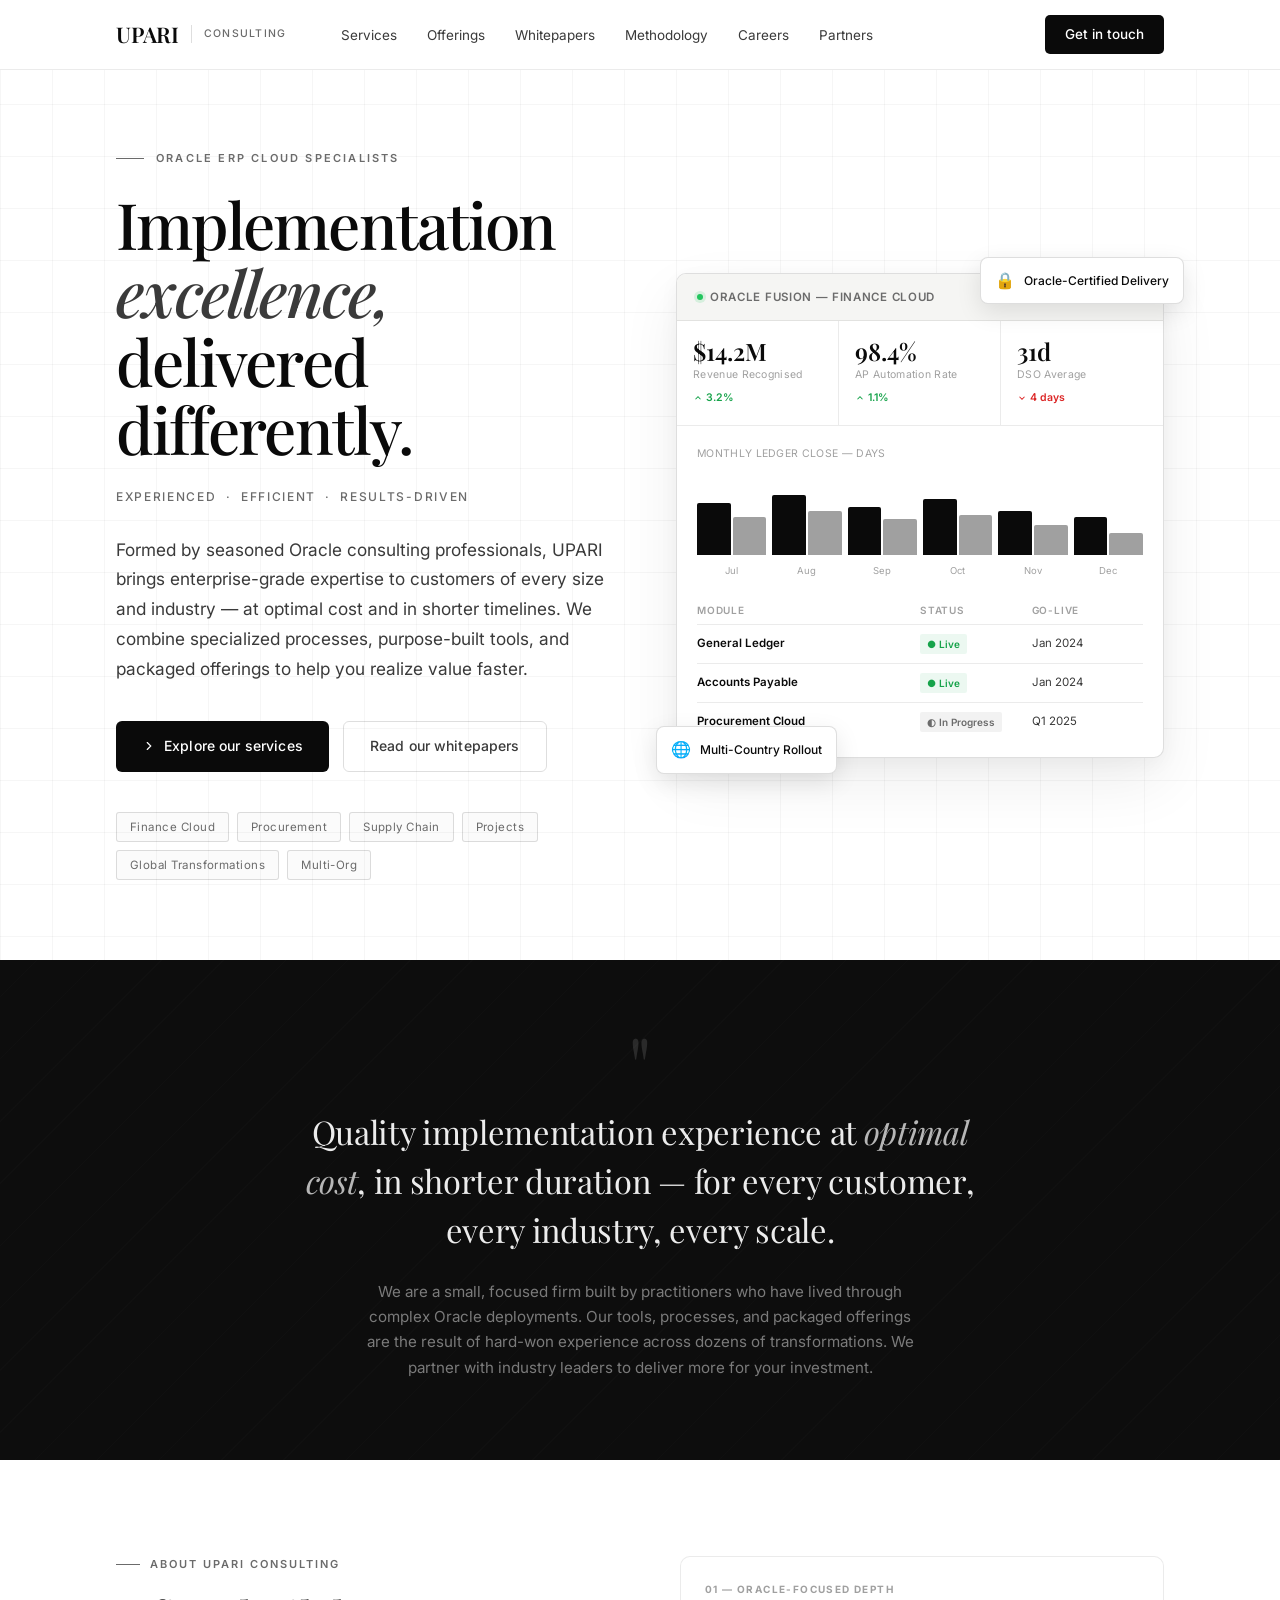
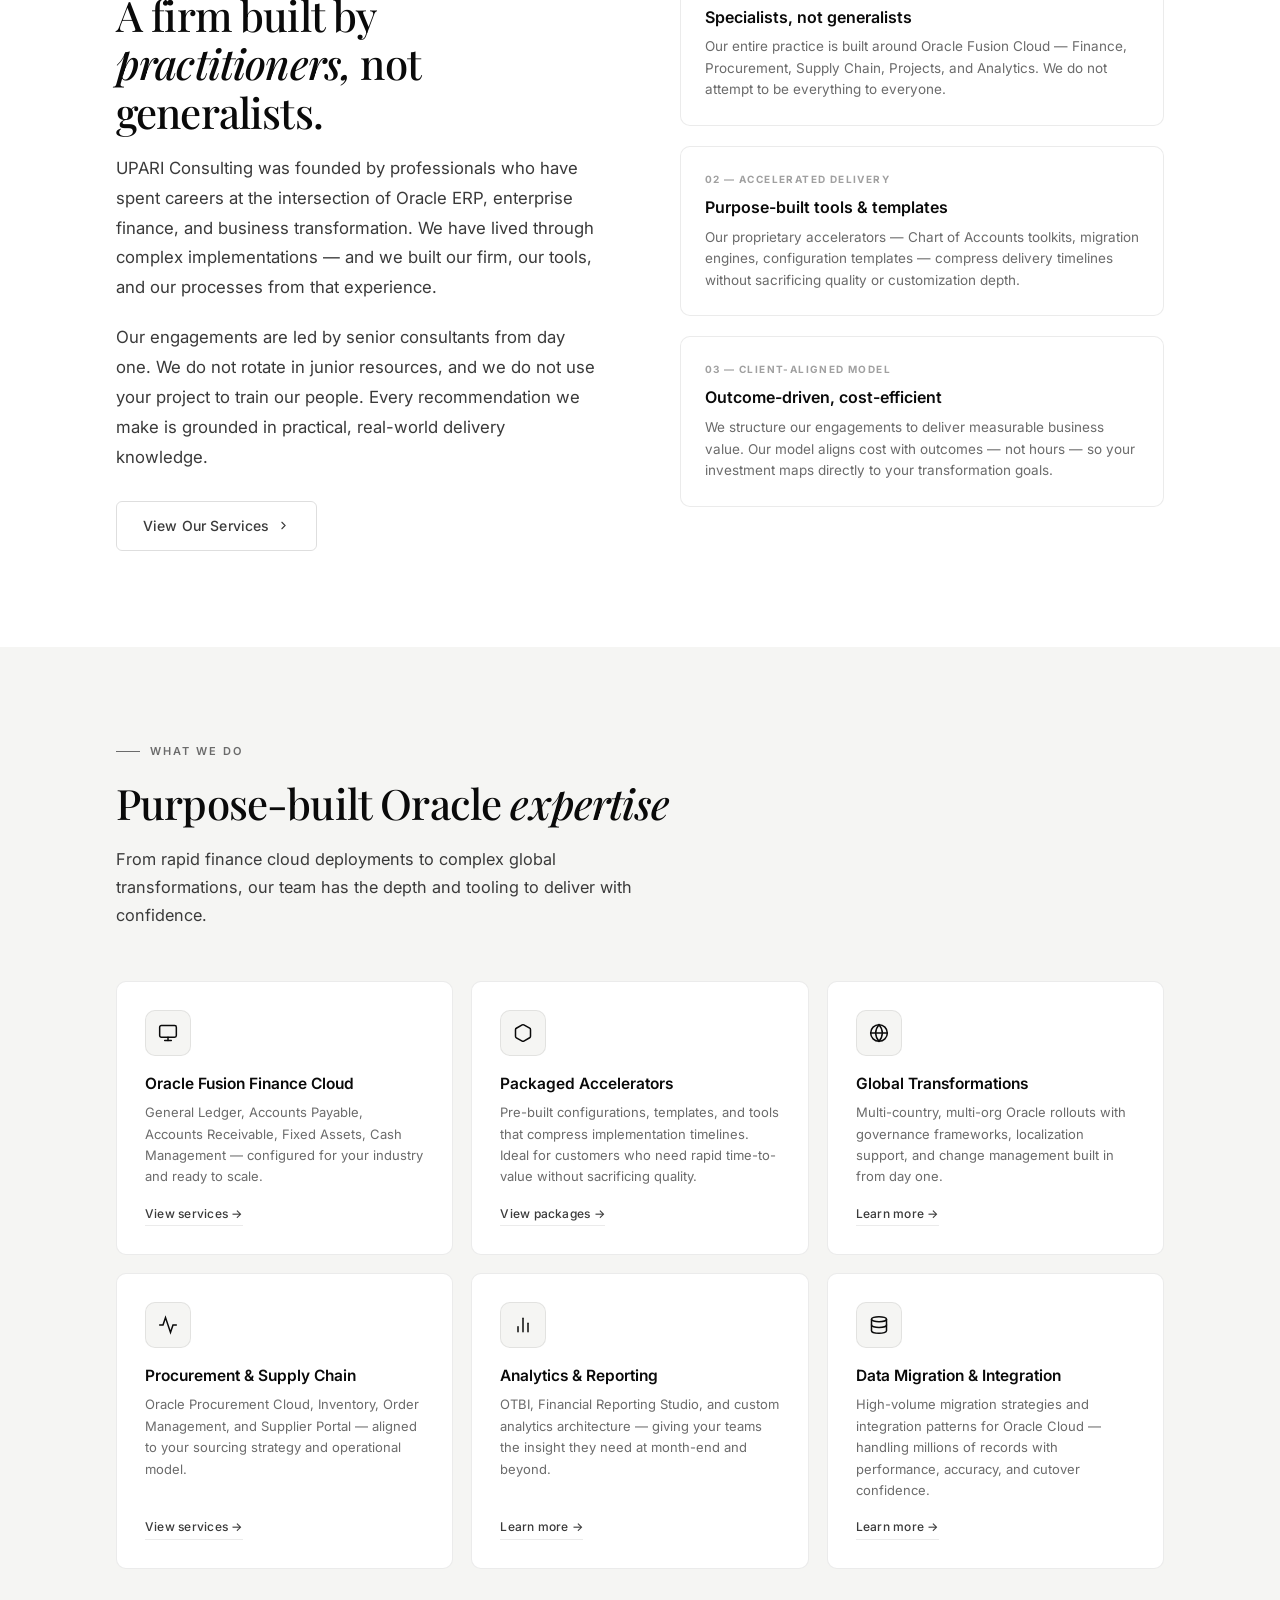
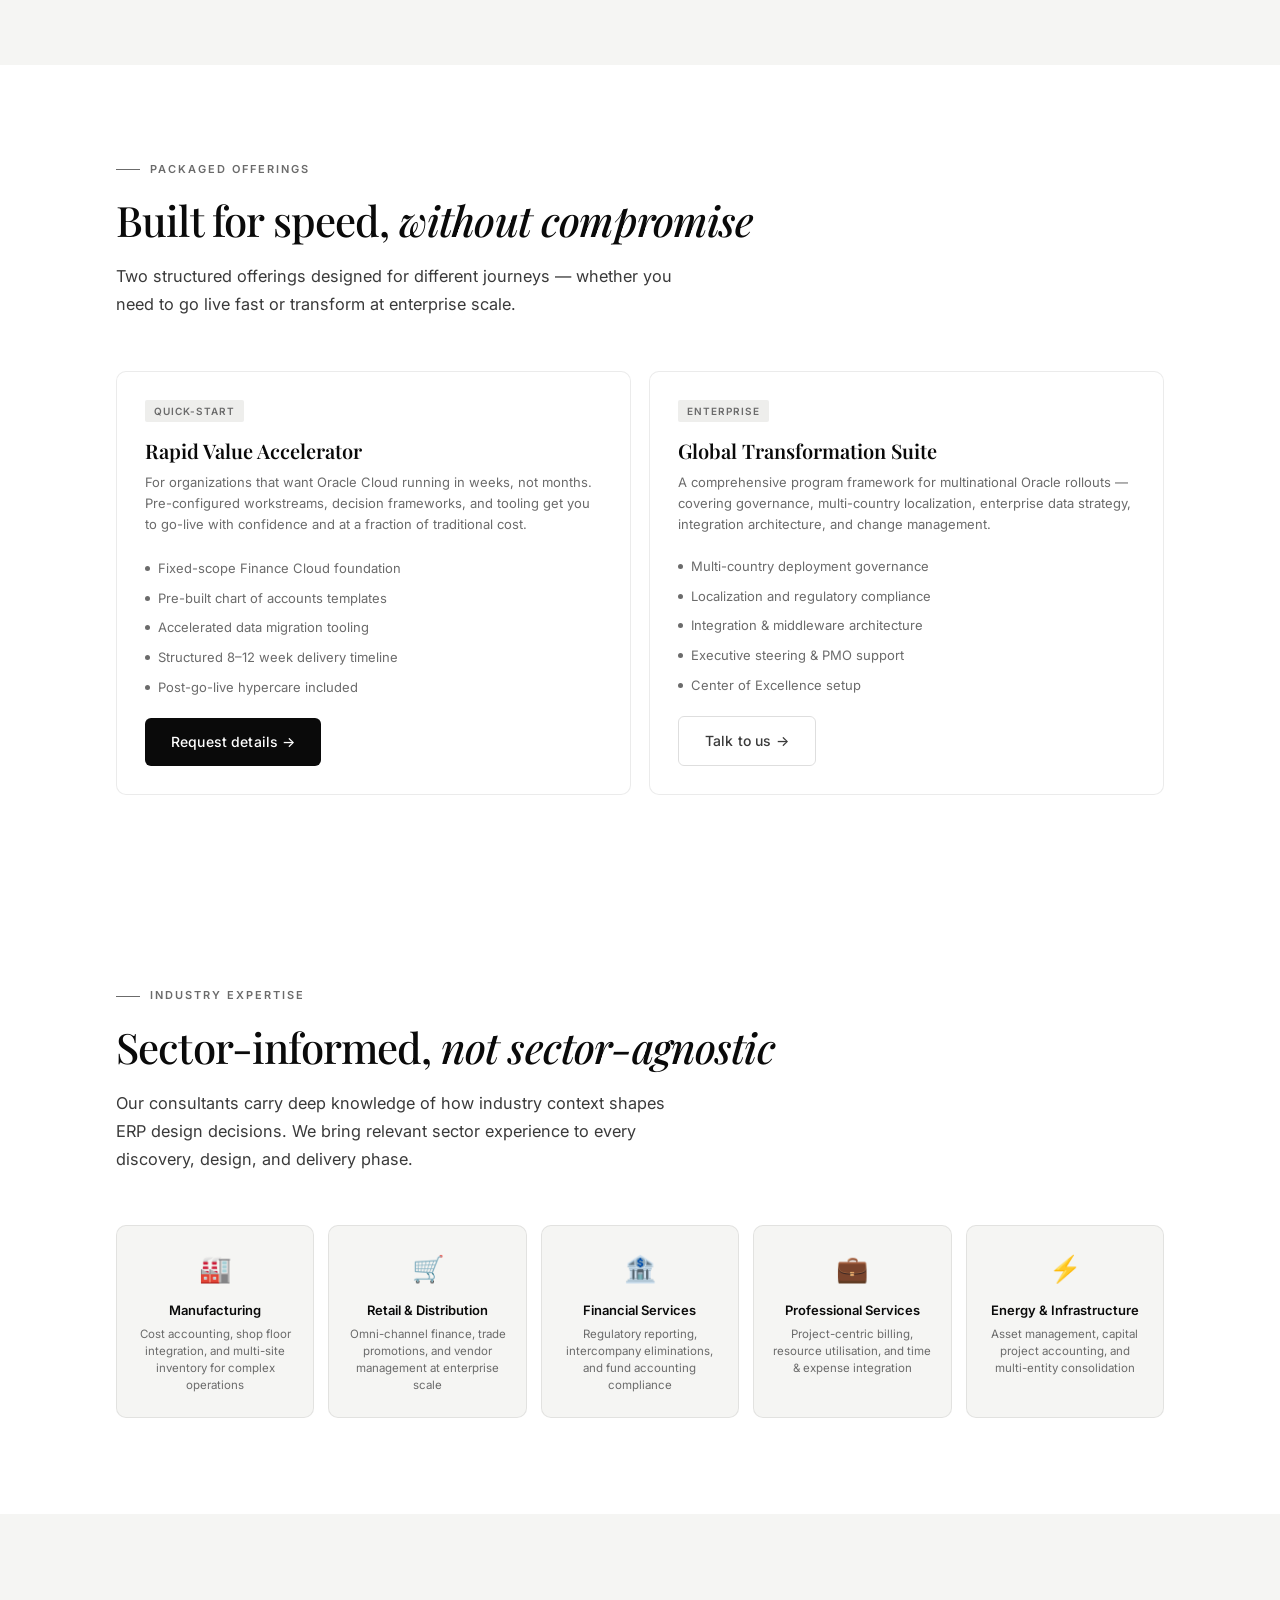
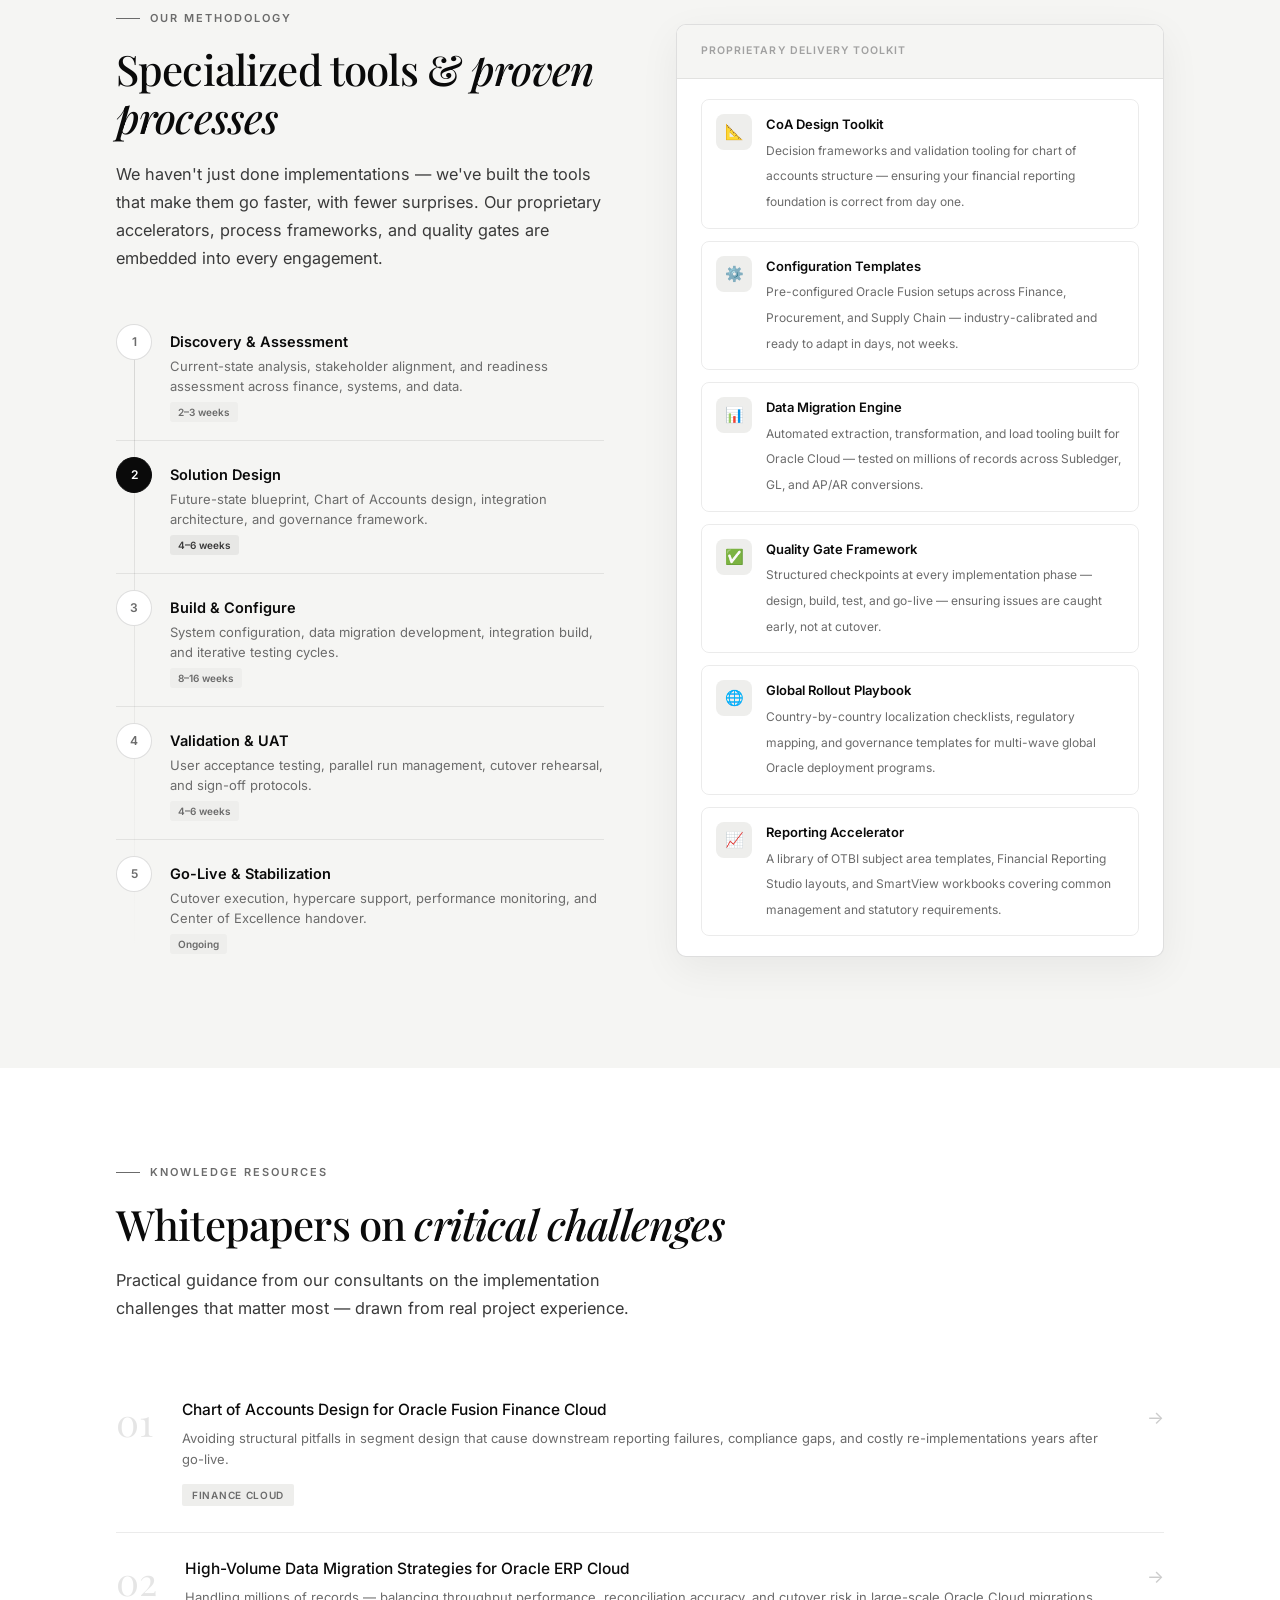
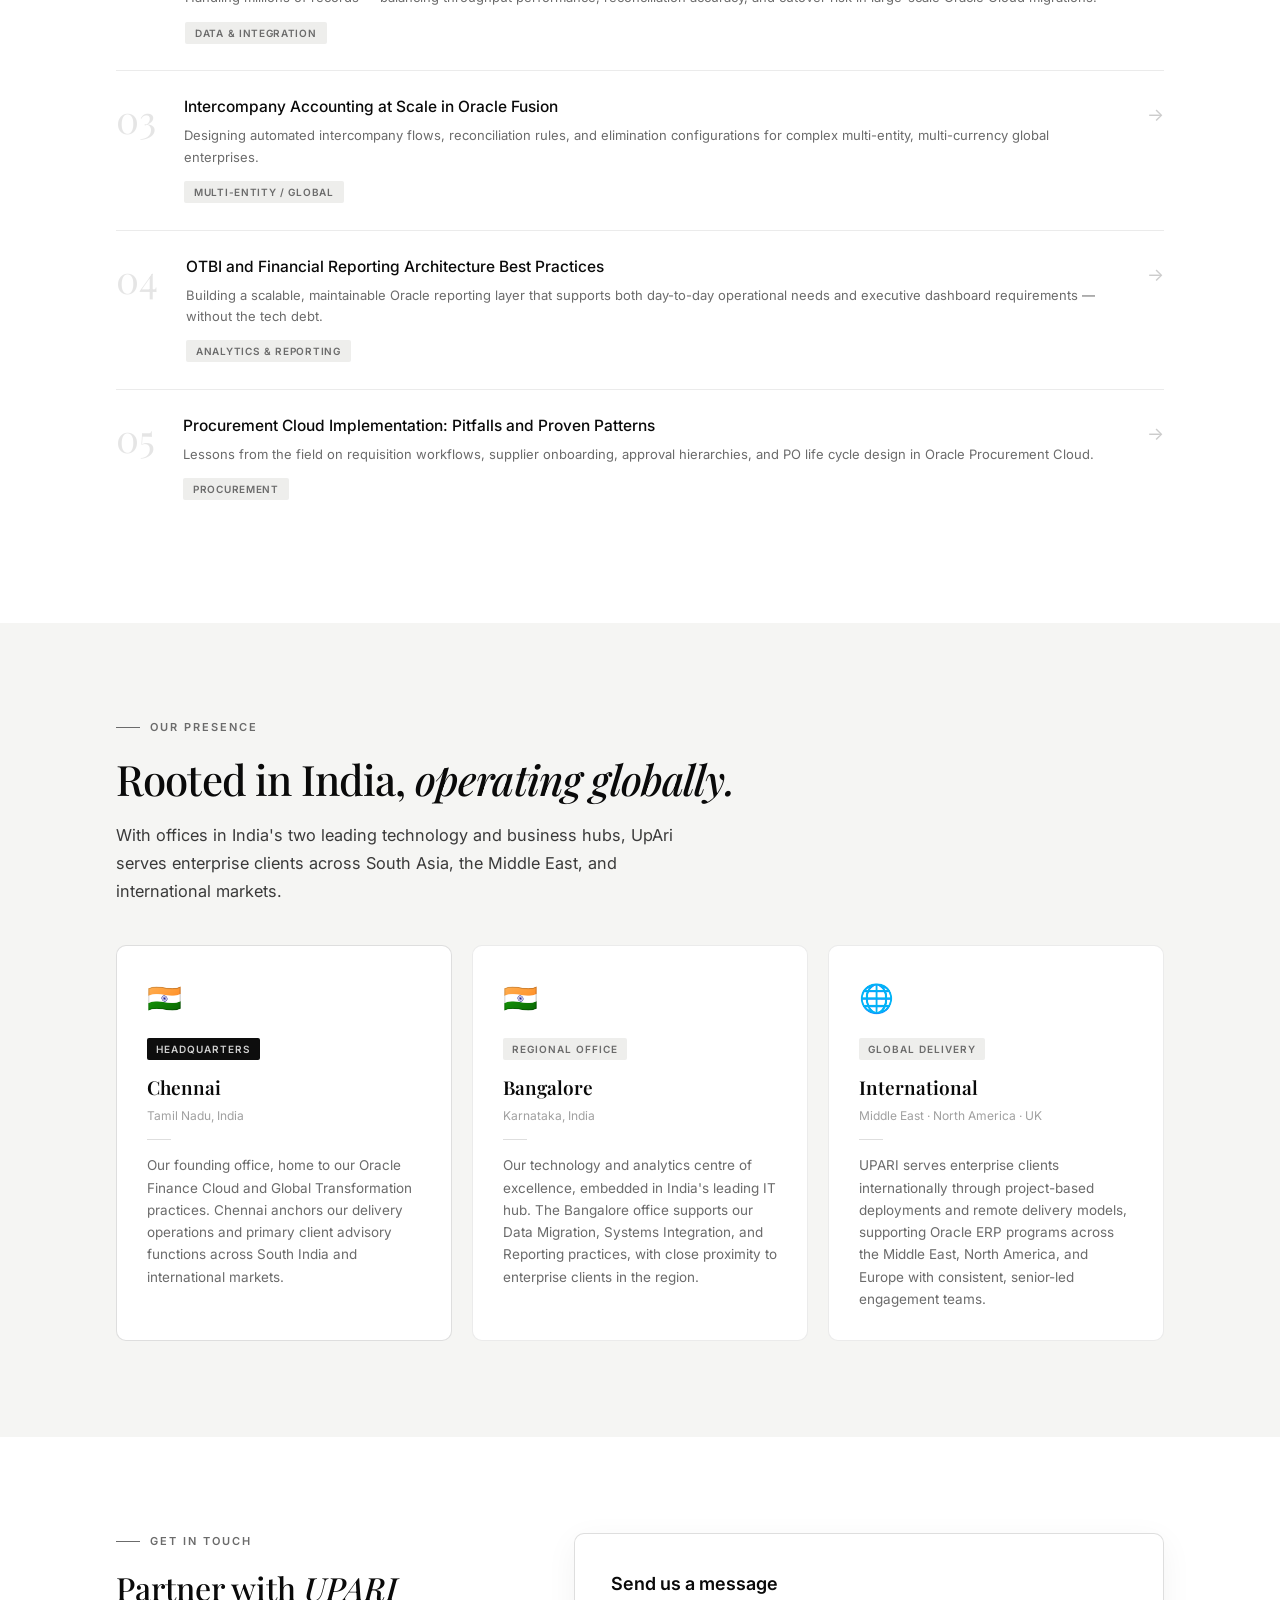
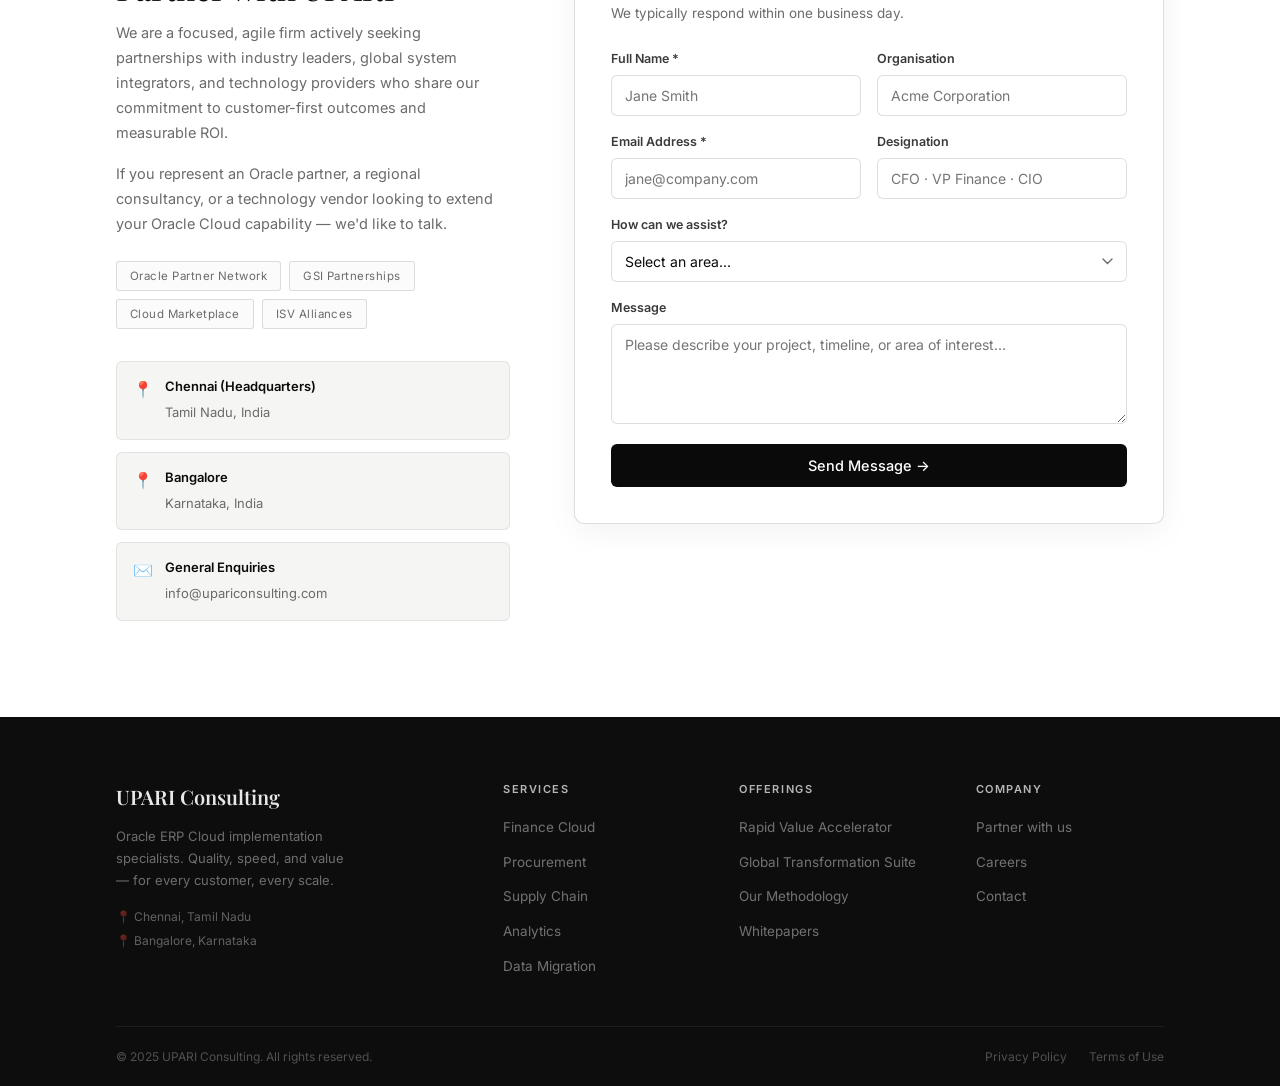
<file: index.html>
<!DOCTYPE html>
<html lang="en">
<head>
  <meta charset="UTF-8" />
  <meta name="viewport" content="width=device-width, initial-scale=1.0" />
  <title>UPARI Consulting — Oracle ERP Cloud Specialists</title>
  <meta name="description" content="UPARI Consulting is an enterprise advisory firm specializing in Oracle ERP Cloud, finance transformation, procurement, and global business operations." />
  <link rel="preconnect" href="https://fonts.googleapis.com" />
  <link rel="preconnect" href="https://fonts.gstatic.com" crossorigin />
  <link href="https://fonts.googleapis.com/css2?family=Playfair+Display:ital,wght@0,400;0,500;0,600;0,700;1,400;1,500&family=Inter:wght@300;400;500;600&display=swap" rel="stylesheet" />

  <style>
    /* ── Reset & Base ── */
    *, *::before, *::after { box-sizing: border-box; margin: 0; padding: 0; }
    html { scroll-behavior: smooth; -webkit-font-smoothing: antialiased; }

    :root {
      --ink:         #0a0a0a;
      --ink-2:       #3a3a3a;
      --ink-3:       #6b6b6b;
      --ink-4:       #a0a0a0;
      --white:       #ffffff;
      --surface:     #f5f5f3;
      --surface-2:   #eeeeec;
      --border:      rgba(0,0,0,0.08);
      --border-md:   rgba(0,0,0,0.13);
      --accent:      #1b2e62;
      --accent-light:rgba(27,46,98,0.06);
      --dark-band:   #0d0d0d;
      --max-w:       1160px;
      --nav-h:       70px;
      --font-d:      'Playfair Display', Georgia, serif;
      --font-b:      'Inter', -apple-system, sans-serif;
      --r:           6px;
      --r-lg:        10px;
    }

    body {
      font-family: var(--font-b);
      color: var(--ink);
      background: var(--white);
      line-height: 1.6;
      overflow-x: hidden;
    }
    a { color: inherit; text-decoration: none; }
    img { max-width: 100%; display: block; }
    button { font-family: inherit; cursor: pointer; border: none; background: none; }

    /* ── Scroll reveal ── */
    .reveal { opacity: 0; transform: translateY(22px); transition: opacity .65s cubic-bezier(.22,1,.36,1), transform .65s cubic-bezier(.22,1,.36,1); }
    .reveal.visible { opacity: 1; transform: none; }
    .rev-d1 { transition-delay: .1s; }
    .rev-d2 { transition-delay: .2s; }
    .rev-d3 { transition-delay: .3s; }
    .rev-d4 { transition-delay: .4s; }

    /* ── Layout ── */
    .wrap { max-width: var(--max-w); margin: 0 auto; padding: 0 56px; }
    .section { padding: 96px 0; }
    .section-sm { padding: 64px 0; }
    .section-surface { background: var(--surface); }

    /* ── Typography helpers ── */
    .eyebrow {
      font-family: var(--font-b);
      font-size: 11px;
      font-weight: 600;
      letter-spacing: .18em;
      text-transform: uppercase;
      color: var(--ink-3);
      margin-bottom: 18px;
      display: flex;
      align-items: center;
      gap: 10px;
    }
    .eyebrow::before { content: ''; width: 24px; height: 1px; background: var(--ink-3); flex-shrink: 0; }

    h2.s-title {
      font-family: var(--font-d);
      font-size: clamp(1.9rem, 2.4vw + .7rem, 2.9rem);
      font-weight: 500;
      line-height: 1.15;
      letter-spacing: -.02em;
      color: var(--ink);
      margin-bottom: 18px;
    }
    h2.s-title em { font-style: italic; }

    .s-sub {
      font-size: 1.02rem;
      line-height: 1.72;
      color: var(--ink-2);
      max-width: 56ch;
    }

    .s-head { margin-bottom: 52px; }

    /* ── Buttons ── */
    .btn {
      display: inline-flex;
      align-items: center;
      gap: 8px;
      padding: 13px 26px;
      font-size: 14px;
      font-weight: 500;
      border-radius: var(--r);
      transition: all .2s;
      letter-spacing: .01em;
    }
    .btn-dark { background: var(--ink); color: var(--white); }
    .btn-dark:hover { background: var(--ink-2); transform: translateY(-1px); box-shadow: 0 6px 20px rgba(0,0,0,0.14); }
    .btn-outline { border: 1.5px solid var(--border-md); color: var(--ink-2); }
    .btn-outline:hover { border-color: var(--ink); color: var(--ink); background: rgba(0,0,0,0.02); }

    /* ══ NAV ══════════════════════════════════════════════ */
    .nav {
      position: fixed; top: 0; left: 0; right: 0; z-index: 900;
      height: var(--nav-h);
      background: rgba(255,255,255,.96);
      backdrop-filter: blur(16px);
      border-bottom: 1px solid var(--border);
      transition: box-shadow .3s;
    }
    .nav.scrolled { box-shadow: 0 2px 24px rgba(0,0,0,.07); }
    .nav-inner {
      max-width: var(--max-w); margin: 0 auto; padding: 0 56px;
      height: 100%; display: flex; align-items: center; gap: 40px;
    }
    .nav-logo {
      display: flex; align-items: center; gap: 0; flex-shrink: 0;
    }
    .nav-logo-mark {
      font-family: var(--font-d);
      font-size: 1.35rem; font-weight: 600; letter-spacing: -.01em; color: var(--ink);
    }
    .nav-logo-pipe {
      width: 1px; height: 18px; background: var(--border-md);
      margin: 0 12px; flex-shrink: 0;
    }
    .nav-logo-tag {
      font-size: 10.5px; font-weight: 500; letter-spacing: .12em;
      text-transform: uppercase; color: var(--ink-3);
    }
    .nav-links { display: flex; align-items: center; gap: 2px; list-style: none; flex: 1; }
    .nav-links a {
      font-size: 13.5px; font-weight: 400; color: var(--ink-2);
      padding: 7px 14px; border-radius: 5px; transition: color .2s, background .2s;
    }
    .nav-links a:hover { color: var(--ink); background: rgba(0,0,0,0.03); }
    .nav-right { display: flex; align-items: center; gap: 14px; flex-shrink: 0; }
    .nav-cta {
      background: var(--ink); color: var(--white);
      padding: 9px 20px; border-radius: 5px;
      font-size: 13.5px; font-weight: 500;
      transition: background .2s, transform .15s;
    }
    .nav-cta:hover { background: var(--ink-2); transform: translateY(-1px); }
    .nav-burger {
      display: none; flex-direction: column; gap: 5px;
      padding: 7px; border-radius: 5px; cursor: pointer;
      transition: background .2s;
    }
    .nav-burger:hover { background: rgba(0,0,0,0.04); }
    .nav-burger span { display: block; width: 20px; height: 1.5px; background: var(--ink); border-radius: 2px; }
    .mobile-menu {
      display: none; position: fixed;
      top: var(--nav-h); left: 0; right: 0; bottom: 0;
      background: rgba(255,255,255,.98); backdrop-filter: blur(20px);
      z-index: 800; flex-direction: column;
      padding: 24px 22px; gap: 4px; overflow-y: auto;
    }
    .mobile-menu.open { display: flex; }
    .mobile-menu a {
      font-size: 16px; font-weight: 500; color: var(--ink);
      padding: 14px 16px; border-radius: 8px;
      border-bottom: 1px solid var(--border);
      transition: background .2s;
    }
    .mobile-menu a:hover { background: rgba(0,0,0,0.03); }
    .mobile-menu .mob-cta {
      margin-top: 12px; background: var(--ink); color: var(--white);
      border-radius: 8px; text-align: center; border-bottom: none;
    }

    /* ══ HERO ══════════════════════════════════════════════ */
    .hero {
      min-height: 100vh; min-height: 100dvh;
      padding: calc(var(--nav-h) + 80px) 0 80px;
      position: relative; overflow: hidden;
      display: flex; align-items: center;
      background: var(--white);
    }

    /* Subtle grid background */
    .hero::before {
      content: '';
      position: absolute; inset: 0;
      background-image:
        linear-gradient(rgba(0,0,0,0.035) 1px, transparent 1px),
        linear-gradient(90deg, rgba(0,0,0,0.035) 1px, transparent 1px);
      background-size: 52px 52px;
      pointer-events: none;
    }

    .hero-inner {
      display: grid;
      grid-template-columns: 1fr 1fr;
      gap: 72px;
      align-items: center;
      position: relative; z-index: 1;
    }

    .hero-eyebrow {
      font-size: 11px; font-weight: 600; letter-spacing: .2em;
      text-transform: uppercase; color: var(--ink-3);
      margin-bottom: 22px;
      display: flex; align-items: center; gap: 12px;
    }
    .hero-eyebrow::before {
      content: ''; width: 28px; height: 1px; background: var(--ink-3);
    }

    h1.hero-title {
      font-family: var(--font-d);
      font-size: clamp(2.5rem, 4.5vw + .4rem, 4.4rem);
      font-weight: 500;
      line-height: 1.07;
      letter-spacing: -.03em;
      color: var(--ink);
      margin-bottom: 24px;
    }
    h1.hero-title em { font-style: italic; color: var(--ink-2); }

    .hero-sub {
      font-size: 1.08rem; line-height: 1.72; color: var(--ink-2);
      max-width: 46ch; margin-bottom: 38px;
    }

    .hero-actions { display: flex; flex-wrap: wrap; gap: 14px; margin-bottom: 40px; }

    .hero-chips { display: flex; flex-wrap: wrap; gap: 8px; }
    .chip {
      font-size: 11.5px; font-weight: 400;
      letter-spacing: .04em; padding: 5px 13px;
      border: 1px solid var(--border-md); border-radius: 3px;
      color: var(--ink-3); background: rgba(0,0,0,0.015);
    }

    /* Hero right — enterprise dashboard visual */
    .hero-visual { position: relative; }

    .dashboard-card {
      background: var(--white);
      border: 1px solid var(--border-md);
      border-radius: var(--r-lg);
      box-shadow: 0 24px 60px rgba(0,0,0,0.07), 0 6px 20px rgba(0,0,0,0.04);
      overflow: hidden;
      position: relative;
    }

    .db-header {
      padding: 14px 20px;
      border-bottom: 1px solid var(--border);
      display: flex; align-items: center; justify-content: space-between;
      background: var(--surface);
    }
    .db-title {
      font-size: 11.5px; font-weight: 600; letter-spacing: .06em;
      text-transform: uppercase; color: var(--ink-3);
      display: flex; align-items: center; gap: 7px;
    }
    .db-status-dot {
      width: 6px; height: 6px; border-radius: 50%;
      background: #22c55e;
      box-shadow: 0 0 0 3px rgba(34,197,94,.15);
    }
    .db-period { font-size: 11px; color: var(--ink-4); }

    .db-kpis {
      display: grid; grid-template-columns: repeat(3, 1fr);
      border-bottom: 1px solid var(--border);
    }
    .db-kpi {
      padding: 18px 16px;
      border-right: 1px solid var(--border);
    }
    .db-kpi:last-child { border-right: none; }
    .db-kpi-val {
      font-family: var(--font-d);
      font-size: 1.5rem; font-weight: 600;
      color: var(--ink); line-height: 1;
      margin-bottom: 4px;
    }
    .db-kpi-lbl { font-size: 10.5px; color: var(--ink-4); letter-spacing: .03em; margin-bottom: 6px; }
    .db-kpi-delta {
      font-size: 10.5px; font-weight: 600;
      display: flex; align-items: center; gap: 3px;
    }
    .delta-up { color: #16a34a; }
    .delta-down { color: #dc2626; }

    .db-chart-area { padding: 20px 20px 16px; }
    .db-chart-label { font-size: 10.5px; color: var(--ink-4); margin-bottom: 12px; letter-spacing: .03em; }

    .chart-bars {
      display: flex; align-items: flex-end; gap: 6px;
      height: 80px;
    }
    .bar-group { display: flex; align-items: flex-end; gap: 2px; flex: 1; }
    .bar {
      flex: 1; border-radius: 2px 2px 0 0;
      transition: opacity .2s;
    }
    .bar.primary { background: var(--ink); }
    .bar.secondary { background: var(--ink-4); }

    .chart-months {
      display: flex; gap: 6px; margin-top: 8px;
    }
    .chart-month { flex: 1; text-align: center; font-size: 9.5px; color: var(--ink-4); }

    .db-table { padding: 0 20px 16px; }
    .db-table-head {
      display: grid; grid-template-columns: 2fr 1fr 1fr;
      padding: 8px 0 6px;
      border-bottom: 1px solid var(--border);
    }
    .db-th { font-size: 10px; font-weight: 600; letter-spacing: .08em; text-transform: uppercase; color: var(--ink-4); }
    .db-row {
      display: grid; grid-template-columns: 2fr 1fr 1fr;
      padding: 9px 0;
      border-bottom: 1px solid var(--border);
    }
    .db-row:last-child { border-bottom: none; }
    .db-cell { font-size: 11.5px; color: var(--ink-2); }
    .db-cell.bold { font-weight: 600; color: var(--ink); }
    .status-badge {
      display: inline-flex; align-items: center; gap: 4px;
      font-size: 10px; font-weight: 600;
      padding: 2px 7px; border-radius: 2px;
    }
    .status-live { background: rgba(22,163,74,.08); color: #16a34a; }
    .status-prog { background: rgba(0,0,0,.05); color: var(--ink-3); }

    .float-tag {
      position: absolute;
      background: var(--white);
      border: 1px solid var(--border-md);
      border-radius: 8px;
      padding: 10px 14px;
      box-shadow: 0 8px 24px rgba(0,0,0,.10);
      display: flex; align-items: center; gap: 9px;
      font-size: 12px; font-weight: 500; color: var(--ink);
      animation: floatY 4s ease-in-out infinite;
    }
    .float-tag.top { top: -16px; right: -20px; }
    .float-tag.bot { bottom: -16px; left: -20px; animation-delay: 2s; }
    .float-tag-icon { font-size: 16px; }
    @keyframes floatY { 0%,100%{transform:translateY(0)} 50%{transform:translateY(-7px)} }

    /* ══ MISSION BAND ════════════════════════════════════ */
    .mission-band {
      background: var(--dark-band);
      padding: 80px 0;
      position: relative; overflow: hidden;
    }
    .mission-band::before {
      content: '';
      position: absolute; inset: 0;
      background: repeating-linear-gradient(
        -45deg,
        rgba(255,255,255,0.012) 0, rgba(255,255,255,0.012) 1px,
        transparent 1px, transparent 44px
      );
      pointer-events: none;
    }
    .mission-inner {
      position: relative; z-index: 1;
      max-width: 820px; margin: 0 auto;
      padding: 0 56px;
      text-align: center;
    }
    .mission-quote-mark {
      font-family: var(--font-d);
      font-size: 5rem; line-height: .6;
      color: rgba(255,255,255,0.12);
      margin-bottom: 20px;
      display: block;
    }
    .mission-text {
      font-family: var(--font-d);
      font-size: clamp(1.35rem, 1.8vw + .6rem, 2.1rem);
      font-weight: 400;
      line-height: 1.5;
      color: rgba(255,255,255,0.92);
      letter-spacing: -.01em;
      margin-bottom: 24px;
    }
    .mission-text em { font-style: italic; color: rgba(255,255,255,0.7); }
    .mission-sub {
      font-size: .95rem;
      color: rgba(255,255,255,0.45);
      line-height: 1.65;
      max-width: 56ch; margin: 0 auto;
    }

    /* ══ ABOUT ════════════════════════════════════════════ */
    .about-grid {
      display: grid;
      grid-template-columns: 1fr 1fr;
      gap: 80px;
      align-items: start;
    }
    .about-left p {
      font-size: 1.05rem; line-height: 1.78; color: var(--ink-2);
      margin-bottom: 20px;
    }
    .about-pillars { display: flex; flex-direction: column; gap: 20px; }
    .pillar {
      padding: 24px;
      border: 1px solid var(--border);
      border-radius: var(--r-lg);
      background: var(--white);
      transition: border-color .2s, box-shadow .2s;
    }
    .pillar:hover {
      border-color: var(--border-md);
      box-shadow: 0 4px 16px rgba(0,0,0,0.05);
    }
    .pillar-num {
      font-size: 10px; font-weight: 700; letter-spacing: .14em;
      text-transform: uppercase; color: var(--ink-4);
      margin-bottom: 8px;
    }
    .pillar h3 {
      font-size: 16px; font-weight: 600; color: var(--ink);
      margin-bottom: 6px;
    }
    .pillar p { font-size: 13.5px; color: var(--ink-3); line-height: 1.6; }

    /* ══ SERVICES ════════════════════════════════════════ */
    .services-grid {
      display: grid;
      grid-template-columns: repeat(3, 1fr);
      gap: 18px;
    }
    .offerings-grid {
      display: grid;
      grid-template-columns: repeat(2, 1fr);
      gap: 18px;
    }
    .svc-card {
      border: 1px solid var(--border);
      border-radius: var(--r-lg);
      padding: 28px;
      background: var(--white);
      transition: border-color .2s, box-shadow .2s, transform .2s;
      display: flex; flex-direction: column;
    }
    .svc-card:hover {
      border-color: var(--border-md);
      box-shadow: 0 8px 28px rgba(0,0,0,0.07);
      transform: translateY(-2px);
    }
    .svc-icon {
      width: 46px; height: 46px;
      border-radius: 10px;
      background: var(--surface);
      border: 1px solid var(--border);
      display: flex; align-items: center; justify-content: center;
      margin-bottom: 18px;
      font-size: 18px; color: var(--ink);
      flex-shrink: 0;
    }
    .svc-card h3 {
      font-size: 15.5px; font-weight: 600; color: var(--ink);
      margin-bottom: 8px; line-height: 1.3;
    }
    .svc-card p {
      font-size: 13px; color: var(--ink-3);
      line-height: 1.65; flex: 1;
    }
    .svc-link {
      font-size: 12px; font-weight: 500; color: var(--ink-2);
      display: inline-flex; align-items: center; gap: 5px;
      margin-top: 16px; letter-spacing: .02em;
      border-bottom: 1px solid var(--border);
      padding-bottom: 2px;
      transition: border-color .2s, color .2s;
      width: fit-content;
    }
    .svc-link:hover { border-color: var(--ink); color: var(--ink); }

    /* ══ INDUSTRIES ════════════════════════════════════════ */
    .industries-grid {
      display: grid;
      grid-template-columns: repeat(5, 1fr);
      gap: 14px;
    }
    .ind-card {
      border: 1px solid var(--border);
      border-radius: var(--r-lg);
      padding: 22px 16px;
      background: var(--surface);
      text-align: center;
      transition: border-color .2s, background .2s, transform .2s;
    }
    .ind-card:hover {
      background: var(--white);
      border-color: var(--border-md);
      transform: translateY(-2px);
    }
    .ind-icon { font-size: 26px; margin-bottom: 10px; }
    .ind-card h3 { font-size: 13px; font-weight: 600; color: var(--ink); margin-bottom: 5px; }
    .ind-card p { font-size: 11.5px; color: var(--ink-3); line-height: 1.5; }

    /* ══ APPROACH ════════════════════════════════════════ */
    .approach-grid {
      display: grid;
      grid-template-columns: 1fr 1fr;
      gap: 72px;
      align-items: center;
    }
    .approach-phases { display: flex; flex-direction: column; gap: 0; position: relative; }
    .approach-phases::before {
      content: '';
      position: absolute;
      left: 18px; top: 18px; bottom: 18px;
      width: 1px;
      background: linear-gradient(180deg, var(--border-md), transparent);
    }
    .phase {
      display: flex; gap: 18px; align-items: flex-start;
      padding: 16px 0;
      border-bottom: 1px solid var(--border);
    }
    .phase:last-child { border-bottom: none; }
    .phase-num {
      width: 36px; height: 36px; border-radius: 50%; flex-shrink: 0;
      background: var(--white);
      border: 1px solid var(--border-md);
      display: flex; align-items: center; justify-content: center;
      font-size: 12px; font-weight: 600; color: var(--ink-3);
      position: relative; z-index: 1;
    }
    .phase.active .phase-num {
      background: var(--ink);
      border-color: var(--ink);
      color: var(--white);
    }
    .phase-text { padding-top: 6px; }
    .phase-text h4 { font-size: 14.5px; font-weight: 600; color: var(--ink); margin-bottom: 3px; }
    .phase-text p { font-size: 13px; color: var(--ink-3); line-height: 1.55; }
    .phase-tag {
      display: inline-block; font-size: 10px; font-weight: 600;
      padding: 2px 8px; border-radius: 3px;
      margin-top: 6px;
      background: var(--surface-2); color: var(--ink-3);
    }
    .phase.active .phase-tag { background: rgba(0,0,0,0.06); color: var(--ink-2); }

    .approach-card {
      background: var(--white);
      border: 1px solid var(--border-md);
      border-radius: var(--r-lg);
      box-shadow: 0 12px 40px rgba(0,0,0,0.06);
      overflow: hidden;
    }
    .appr-card-head {
      background: var(--surface);
      border-bottom: 1px solid var(--border);
      padding: 18px 24px;
    }
    .appr-card-head-label {
      font-size: 10.5px; font-weight: 600; letter-spacing: .1em;
      text-transform: uppercase; color: var(--ink-4);
    }
    .appr-tools { padding: 20px 24px; display: flex; flex-direction: column; gap: 12px; }
    .appr-tool {
      display: flex; align-items: flex-start; gap: 14px;
      padding: 14px; border-radius: 8px;
      border: 1px solid var(--border);
      transition: background .2s;
    }
    .appr-tool:hover { background: var(--surface); }
    .appr-tool-icon {
      width: 36px; height: 36px; border-radius: 8px;
      background: var(--surface-2);
      display: flex; align-items: center; justify-content: center;
      font-size: 15px; flex-shrink: 0;
    }
    .appr-tool-text strong { display: block; font-size: 13px; font-weight: 600; color: var(--ink); margin-bottom: 2px; }
    .appr-tool-text span { font-size: 12px; color: var(--ink-3); line-height: 1.4; }

    /* ══ INSIGHTS (whitepapers) ════════════════════════════ */
    .insights-list { display: flex; flex-direction: column; }
    .insight-row {
      display: flex; align-items: flex-start; gap: 28px;
      padding: 26px 0;
      border-bottom: 1px solid var(--border);
      text-decoration: none; color: inherit;
      transition: opacity .2s;
    }
    .insight-row:last-child { border-bottom: none; }
    .insight-row:hover { opacity: .72; }
    .insight-num {
      font-family: var(--font-d);
      font-size: 2.4rem; font-weight: 400;
      color: rgba(0,0,0,.1); min-width: 38px; line-height: 1;
      padding-top: 2px;
    }
    .insight-body { flex: 1; }
    .insight-body h4 {
      font-size: 15.5px; font-weight: 500; color: var(--ink);
      margin-bottom: 7px; line-height: 1.35;
    }
    .insight-body p { font-size: 13px; color: var(--ink-3); line-height: 1.65; margin-bottom: 10px; }
    .insight-tag {
      display: inline-block; font-size: 10px; font-weight: 600;
      letter-spacing: .07em; text-transform: uppercase;
      padding: 3px 10px; border-radius: 2px;
      background: var(--surface-2); color: var(--ink-3);
    }
    .insight-arr { color: rgba(0,0,0,.2); margin-top: 4px; font-size: 18px; transition: color .2s, transform .2s; }
    .insight-row:hover .insight-arr { color: var(--ink); transform: translateX(4px); }

    /* ══ OFFICES ════════════════════════════════════════ */
    .offices-intro { margin-bottom: 40px; }
    .offices-grid {
      display: grid;
      grid-template-columns: repeat(3, 1fr);
      gap: 20px;
    }
    .office-card {
      border: 1px solid var(--border);
      border-radius: var(--r-lg);
      padding: 30px;
      background: var(--white);
      transition: border-color .2s, box-shadow .2s;
    }
    .office-card:hover {
      border-color: var(--border-md);
      box-shadow: 0 6px 20px rgba(0,0,0,0.06);
    }
    .office-card.hq { border-color: var(--border-md); }
    .office-flag { font-size: 28px; margin-bottom: 14px; }
    .office-badge {
      display: inline-block;
      font-size: 10px; font-weight: 600; letter-spacing: .1em;
      text-transform: uppercase;
      padding: 3px 9px; border-radius: 2px;
      background: var(--surface-2); color: var(--ink-3);
      margin-bottom: 12px;
    }
    .office-badge.hq-badge { background: var(--dark-band); color: rgba(255,255,255,.8); }
    .office-card h3 {
      font-size: 19px; font-weight: 600; color: var(--ink);
      margin-bottom: 4px; font-family: var(--font-d);
    }
    .office-card .country { font-size: 12px; color: var(--ink-4); margin-bottom: 14px; }
    .office-card p { font-size: 13.5px; color: var(--ink-3); line-height: 1.65; }
    .office-divider { width: 24px; height: 1px; background: var(--border-md); margin: 14px 0; }

    /* ══ CONTACT ════════════════════════════════════════ */
    .contact-grid {
      display: grid;
      grid-template-columns: 1fr 1.5fr;
      gap: 64px;
      align-items: start;
    }
    .contact-left h2 {
      font-family: var(--font-d);
      font-size: 2rem; font-weight: 500;
      color: var(--ink); margin-bottom: 14px; line-height: 1.2;
    }
    .contact-left h2 em { font-style: italic; }
    .contact-left p { font-size: 14.5px; color: var(--ink-3); line-height: 1.72; margin-bottom: 28px; }
    .contact-details { display: flex; flex-direction: column; gap: 12px; }
    .contact-detail {
      display: flex; align-items: flex-start; gap: 12px;
      padding: 14px 16px;
      border-radius: var(--r);
      border: 1px solid var(--border);
      background: var(--surface);
    }
    .cdetail-icon { font-size: 16px; flex-shrink: 0; margin-top: 1px; }
    .cdetail-body strong { display: block; font-size: 13px; font-weight: 600; color: var(--ink); margin-bottom: 2px; }
    .cdetail-body span { font-size: 13px; color: var(--ink-3); }

    .contact-form-wrap {
      background: var(--white);
      border: 1px solid var(--border-md);
      border-radius: var(--r-lg);
      padding: 36px;
      box-shadow: 0 8px 32px rgba(0,0,0,0.05);
    }
    .contact-form-wrap h3 {
      font-size: 18px; font-weight: 600; color: var(--ink); margin-bottom: 4px;
    }
    .contact-form-wrap > p { font-size: 13.5px; color: var(--ink-3); margin-bottom: 24px; }

    .form-row { display: grid; grid-template-columns: 1fr 1fr; gap: 16px; }
    .form-full { grid-column: 1 / -1; }
    .field { display: flex; flex-direction: column; gap: 6px; margin-bottom: 16px; }
    .field label { font-size: 12.5px; font-weight: 600; color: var(--ink-2); }
    .field input, .field textarea, .field select {
      padding: 11px 13px;
      border: 1.5px solid var(--border-md);
      border-radius: var(--r);
      background: var(--white);
      color: var(--ink);
      font-family: var(--font-b); font-size: 14px;
      transition: border-color .2s, box-shadow .2s;
      outline: none;
    }
    .field input:focus, .field textarea:focus, .field select:focus {
      border-color: var(--ink);
      box-shadow: 0 0 0 3px rgba(0,0,0,0.06);
    }
    .field textarea { min-height: 100px; resize: vertical; }
    .field select {
      appearance: none;
      background-image: url("data:image/svg+xml,%3Csvg xmlns='http://www.w3.org/2000/svg' width='11' height='7' viewBox='0 0 11 7'%3E%3Cpath d='M1 1l4.5 4.5L10 1' stroke='%236b6b6b' stroke-width='1.4' fill='none' stroke-linecap='round'/%3E%3C/svg%3E");
      background-repeat: no-repeat;
      background-position: right 13px center;
      padding-right: 36px;
    }
    .hp-field { display: none !important; }
    .contact-submit {
      width: 100%;
      padding: 13px;
      background: var(--ink); color: var(--white);
      font-size: 14.5px; font-weight: 500;
      border-radius: var(--r);
      transition: background .2s, transform .15s;
      margin-top: 4px;
    }
    .contact-submit:hover { background: var(--ink-2); transform: translateY(-1px); }
    .contact-submit:disabled { opacity: .55; cursor: not-allowed; transform: none; }
    #contactSuccess {
      display: none;
      padding: 20px;
      border-radius: var(--r);
      background: rgba(22,163,74,.06);
      border: 1px solid rgba(22,163,74,.2);
      color: #166534;
      font-size: 15px; font-weight: 500;
      text-align: center;
    }
    #contactSuccess.show { display: block; }

    /* ══ FOOTER ════════════════════════════════════════ */
    footer {
      background: var(--dark-band);
      color: rgba(255,255,255,.55);
      padding: 64px 0 0;
    }
    .footer-grid {
      display: grid;
      grid-template-columns: 1.8fr 1fr 1fr 1fr;
      gap: 48px;
      padding-bottom: 48px;
    }
    .footer-brand .f-logo {
      font-family: var(--font-d);
      font-size: 1.25rem; font-weight: 600;
      color: rgba(255,255,255,.9);
      margin-bottom: 12px;
    }
    .footer-brand p {
      font-size: 13px; line-height: 1.7;
      color: rgba(255,255,255,.4);
      max-width: 240px;
    }
    .footer-brand .f-locations {
      margin-top: 16px;
      display: flex; flex-direction: column; gap: 5px;
    }
    .footer-brand .f-location {
      font-size: 12px; color: rgba(255,255,255,.35);
      display: flex; align-items: center; gap: 6px;
    }
    .f-col h4 {
      font-size: 11px; font-weight: 600; letter-spacing: .14em;
      text-transform: uppercase; color: rgba(255,255,255,.7);
      margin-bottom: 16px;
    }
    .f-links { list-style: none; display: flex; flex-direction: column; gap: 9px; }
    .f-links a {
      font-size: 13.5px; color: rgba(255,255,255,.42);
      transition: color .2s;
    }
    .f-links a:hover { color: rgba(255,255,255,.85); }
    .footer-bottom {
      border-top: 1px solid rgba(255,255,255,.07);
      display: flex; align-items: center;
      justify-content: space-between;
      padding: 20px 0;
      flex-wrap: wrap; gap: 8px;
    }
    .footer-copy { font-size: 12px; color: rgba(255,255,255,.28); }
    .footer-legal { display: flex; gap: 22px; }
    .footer-legal a { font-size: 12px; color: rgba(255,255,255,.28); transition: color .2s; }
    .footer-legal a:hover { color: rgba(255,255,255,.55); }

    /* ── Scroll top btn ── */
    .scroll-top {
      position: fixed; bottom: 24px; right: 24px; z-index: 800;
      width: 42px; height: 42px; border-radius: 50%;
      background: var(--ink); color: var(--white);
      display: flex; align-items: center; justify-content: center;
      font-size: 15px;
      box-shadow: 0 4px 14px rgba(0,0,0,.2);
      opacity: 0; transform: translateY(10px);
      transition: opacity .3s, transform .3s, background .2s;
      cursor: pointer;
    }
    .scroll-top.visible { opacity: 1; transform: none; }
    .scroll-top:hover { background: var(--ink-2); }

    /* ── Responsive ── */
    @media (max-width: 1060px) {
      .wrap, .nav-inner { padding: 0 36px; }
      .mission-inner { padding: 0 36px; }
      .industries-grid { grid-template-columns: repeat(3, 1fr); }
      .footer-grid { grid-template-columns: 1fr 1fr; gap: 32px; }
      .hero-inner { gap: 48px; }
    }
    @media (max-width: 860px) {
      :root { --nav-h: 62px; }
      .wrap, .nav-inner { padding: 0 22px; }
      .mission-inner { padding: 0 22px; }
      .nav-links { display: none; }
      .nav-burger { display: flex; }
      .hero-inner { grid-template-columns: 1fr; }
      .hero-visual { display: none; }
      .about-grid { grid-template-columns: 1fr; gap: 40px; }
      .services-grid { grid-template-columns: 1fr 1fr; }
      .offerings-grid { grid-template-columns: 1fr; }
      .industries-grid { grid-template-columns: 1fr 1fr; }
      .approach-grid { grid-template-columns: 1fr; gap: 40px; }
      .offices-grid { grid-template-columns: 1fr; }
      .contact-grid { grid-template-columns: 1fr; gap: 36px; }
      .section { padding: 64px 0; }
    }
    @media (max-width: 560px) {
      .services-grid { grid-template-columns: 1fr; }
      .industries-grid { grid-template-columns: 1fr 1fr; }
      .footer-grid { grid-template-columns: 1fr; gap: 28px; }
      .form-row { grid-template-columns: 1fr; }
      .footer-bottom { flex-direction: column; text-align: center; }
    }
  </style>
</head>
<body>

<!-- ═══ NAV ═══ -->
<nav class="nav" id="nav">
  <div class="nav-inner">
    <a href="#" class="nav-logo">
      <span class="nav-logo-mark">UPARI</span>
      <span class="nav-logo-pipe"></span>
      <span class="nav-logo-tag">Consulting</span>
    </a>
    <ul class="nav-links">
      <li><a href="services.html">Services</a></li>
      <li><a href="#offerings">Offerings</a></li>
      <li><a href="#insights">Whitepapers</a></li>
      <li><a href="#approach">Methodology</a></li>
      <li><a href="careers.html">Careers</a></li>
      <li><a href="#contact">Partners</a></li>
    </ul>
    <div class="nav-right">
      <a class="nav-cta" href="#contact">Get in touch</a>
      <button class="nav-burger" onclick="toggleMobile()" aria-label="Menu">
        <span></span><span></span><span></span>
      </button>
    </div>
  </div>
</nav>

<!-- Mobile Nav -->
<div class="mobile-menu" id="mobileMenu">
  <a href="services.html" onclick="closeMobile()">Services</a>
  <a href="#offerings" onclick="closeMobile()">Offerings</a>
  <a href="#insights" onclick="closeMobile()">Whitepapers</a>
  <a href="#approach" onclick="closeMobile()">Methodology</a>
  <a href="careers.html" onclick="closeMobile()">Careers</a>
  <a href="#contact" onclick="closeMobile()">Partners</a>
  <a class="mob-cta" href="#contact" onclick="closeMobile()">Get in touch</a>
</div>

<!-- ═══ HERO ═══ -->
<section class="hero">
  <div class="wrap">
    <div class="hero-inner">

      <!-- Left: Text -->
      <div class="hero-left reveal">
        <div class="hero-eyebrow">Oracle ERP Cloud Specialists</div>
        <h1 class="hero-title">
          Implementation <em>excellence,</em><br>delivered differently.
        </h1>
        <p style="font-size: 12px; font-weight: 500; letter-spacing: .14em; text-transform: uppercase; color: var(--ink-3); margin-bottom: 28px;">Experienced &nbsp;·&nbsp; Efficient &nbsp;·&nbsp; Results-driven</p>
        <p class="hero-sub">
          Formed by seasoned Oracle consulting professionals, UPARI brings enterprise-grade expertise to customers of every size and industry — at optimal cost and in shorter timelines. We combine specialized processes, purpose-built tools, and packaged offerings to help you realize value faster.
        </p>
        <div class="hero-actions">
          <a class="btn btn-dark" href="#services">
            <svg width="14" height="14" viewBox="0 0 24 24" fill="none" stroke="currentColor" stroke-width="2" stroke-linecap="round"><polyline points="9 18 15 12 9 6"/></svg>
            Explore our services
          </a>
          <a class="btn btn-outline" href="#insights">Read our whitepapers</a>
        </div>
        <div class="hero-chips">
          <span class="chip">Finance Cloud</span>
          <span class="chip">Procurement</span>
          <span class="chip">Supply Chain</span>
          <span class="chip">Projects</span>
          <span class="chip">Global Transformations</span>
          <span class="chip">Multi-Org</span>
        </div>
      </div>

      <!-- Right: Enterprise Dashboard Visual -->
      <div class="hero-visual reveal rev-d2">
        <div class="dashboard-card">
          <!-- Header -->
          <div class="db-header">
            <div class="db-title">
              <span class="db-status-dot"></span>
              Oracle Fusion — Finance Cloud
            </div>
            <span class="db-period">FY 2024 · Q4</span>
          </div>

          <!-- KPI Row -->
          <div class="db-kpis">
            <div class="db-kpi">
              <div class="db-kpi-val">$14.2M</div>
              <div class="db-kpi-lbl">Revenue Recognised</div>
              <div class="db-kpi-delta delta-up">
                <svg width="10" height="10" viewBox="0 0 24 24" fill="none" stroke="currentColor" stroke-width="2.5"><polyline points="18 15 12 9 6 15"/></svg>
                3.2%
              </div>
            </div>
            <div class="db-kpi">
              <div class="db-kpi-val">98.4%</div>
              <div class="db-kpi-lbl">AP Automation Rate</div>
              <div class="db-kpi-delta delta-up">
                <svg width="10" height="10" viewBox="0 0 24 24" fill="none" stroke="currentColor" stroke-width="2.5"><polyline points="18 15 12 9 6 15"/></svg>
                1.1%
              </div>
            </div>
            <div class="db-kpi">
              <div class="db-kpi-val">31d</div>
              <div class="db-kpi-lbl">DSO Average</div>
              <div class="db-kpi-delta delta-down">
                <svg width="10" height="10" viewBox="0 0 24 24" fill="none" stroke="currentColor" stroke-width="2.5"><polyline points="6 9 12 15 18 9"/></svg>
                4 days
              </div>
            </div>
          </div>

          <!-- Bar Chart -->
          <div class="db-chart-area">
            <div class="db-chart-label">MONTHLY LEDGER CLOSE — DAYS</div>
            <div class="chart-bars">
              <div class="bar-group">
                <div class="bar primary" style="height:52px"></div>
                <div class="bar secondary" style="height:38px"></div>
              </div>
              <div class="bar-group">
                <div class="bar primary" style="height:60px"></div>
                <div class="bar secondary" style="height:44px"></div>
              </div>
              <div class="bar-group">
                <div class="bar primary" style="height:48px"></div>
                <div class="bar secondary" style="height:36px"></div>
              </div>
              <div class="bar-group">
                <div class="bar primary" style="height:56px"></div>
                <div class="bar secondary" style="height:40px"></div>
              </div>
              <div class="bar-group">
                <div class="bar primary" style="height:44px"></div>
                <div class="bar secondary" style="height:30px"></div>
              </div>
              <div class="bar-group">
                <div class="bar primary" style="height:38px"></div>
                <div class="bar secondary" style="height:22px"></div>
              </div>
            </div>
            <div class="chart-months">
              <span class="chart-month">Jul</span>
              <span class="chart-month">Aug</span>
              <span class="chart-month">Sep</span>
              <span class="chart-month">Oct</span>
              <span class="chart-month">Nov</span>
              <span class="chart-month">Dec</span>
            </div>
          </div>

          <!-- Table -->
          <div class="db-table">
            <div class="db-table-head">
              <span class="db-th">Module</span>
              <span class="db-th">Status</span>
              <span class="db-th">Go-Live</span>
            </div>
            <div class="db-row">
              <span class="db-cell bold">General Ledger</span>
              <span class="db-cell"><span class="status-badge status-live">● Live</span></span>
              <span class="db-cell">Jan 2024</span>
            </div>
            <div class="db-row">
              <span class="db-cell bold">Accounts Payable</span>
              <span class="db-cell"><span class="status-badge status-live">● Live</span></span>
              <span class="db-cell">Jan 2024</span>
            </div>
            <div class="db-row">
              <span class="db-cell bold">Procurement Cloud</span>
              <span class="db-cell"><span class="status-badge status-prog">◐ In Progress</span></span>
              <span class="db-cell">Q1 2025</span>
            </div>
          </div>
        </div>

        <!-- Floating tags -->
        <div class="float-tag top">
          <span class="float-tag-icon">🔒</span>
          <span>Oracle-Certified Delivery</span>
        </div>
        <div class="float-tag bot">
          <span class="float-tag-icon">🌐</span>
          <span>Multi-Country Rollout</span>
        </div>
      </div>

    </div>
  </div>
</section>

<!-- ═══ MISSION BAND ═══ -->
<div class="mission-band">
  <div class="mission-inner reveal">
    <span class="mission-quote-mark">"</span>
    <p class="mission-text">
      Quality implementation experience at <em>optimal cost</em>, in shorter duration — for every customer, every industry, every scale.
    </p>
    <p class="mission-sub">
      We are a small, focused firm built by practitioners who have lived through complex Oracle deployments. Our tools, processes, and packaged offerings are the result of hard-won experience across dozens of transformations. We partner with industry leaders to deliver more for your investment.
    </p>
  </div>
</div>

<!-- ═══ ABOUT ═══ -->
<section class="section" id="about">
  <div class="wrap">
    <div class="about-grid">
      <div class="about-left reveal">
        <div class="eyebrow">About UPARI Consulting</div>
        <h2 class="s-title">A firm built by <em>practitioners,</em> not generalists.</h2>
        <p>
          UPARI Consulting was founded by professionals who have spent careers at the intersection of Oracle ERP, enterprise finance, and business transformation. We have lived through complex implementations — and we built our firm, our tools, and our processes from that experience.
        </p>
        <p>
          Our engagements are led by senior consultants from day one. We do not rotate in junior resources, and we do not use your project to train our people. Every recommendation we make is grounded in practical, real-world delivery knowledge.
        </p>
        <div style="margin-top: 28px;">
          <a class="btn btn-outline" href="services.html">
            View Our Services
            <svg width="13" height="13" viewBox="0 0 24 24" fill="none" stroke="currentColor" stroke-width="2" stroke-linecap="round"><polyline points="9 18 15 12 9 6"/></svg>
          </a>
        </div>
      </div>

      <div class="about-pillars reveal rev-d2">
        <div class="pillar">
          <div class="pillar-num">01 — Oracle-Focused Depth</div>
          <h3>Specialists, not generalists</h3>
          <p>Our entire practice is built around Oracle Fusion Cloud — Finance, Procurement, Supply Chain, Projects, and Analytics. We do not attempt to be everything to everyone.</p>
        </div>
        <div class="pillar">
          <div class="pillar-num">02 — Accelerated Delivery</div>
          <h3>Purpose-built tools &amp; templates</h3>
          <p>Our proprietary accelerators — Chart of Accounts toolkits, migration engines, configuration templates — compress delivery timelines without sacrificing quality or customization depth.</p>
        </div>
        <div class="pillar">
          <div class="pillar-num">03 — Client-Aligned Model</div>
          <h3>Outcome-driven, cost-efficient</h3>
          <p>We structure our engagements to deliver measurable business value. Our model aligns cost with outcomes — not hours — so your investment maps directly to your transformation goals.</p>
        </div>
      </div>
    </div>
  </div>
</section>

<!-- ═══ SERVICES ═══ -->
<section class="section section-surface" id="services">
  <div class="wrap">
    <div class="s-head reveal">
      <div class="eyebrow">What we do</div>
      <h2 class="s-title">Purpose-built Oracle <em>expertise</em></h2>
      <p class="s-sub">From rapid finance cloud deployments to complex global transformations, our team has the depth and tooling to deliver with confidence.</p>
    </div>
    <div class="services-grid">

      <a class="svc-card reveal" href="services.html">
        <div class="svc-icon">
          <svg width="20" height="20" viewBox="0 0 24 24" fill="none" stroke="currentColor" stroke-width="1.8" stroke-linecap="round"><rect x="2" y="3" width="20" height="14" rx="2"/><line x1="8" y1="21" x2="16" y2="21"/><line x1="12" y1="17" x2="12" y2="21"/></svg>
        </div>
        <h3>Oracle Fusion Finance Cloud</h3>
        <p>General Ledger, Accounts Payable, Accounts Receivable, Fixed Assets, Cash Management — configured for your industry and ready to scale.</p>
        <span class="svc-link">View services →</span>
      </a>

      <a class="svc-card reveal rev-d1" href="#offerings">
        <div class="svc-icon">
          <svg width="20" height="20" viewBox="0 0 24 24" fill="none" stroke="currentColor" stroke-width="1.8" stroke-linecap="round"><path d="M21 16V8a2 2 0 0 0-1-1.73l-7-4a2 2 0 0 0-2 0l-7 4A2 2 0 0 0 3 8v8a2 2 0 0 0 1 1.73l7 4a2 2 0 0 0 2 0l7-4A2 2 0 0 0 21 16z"/></svg>
        </div>
        <h3>Packaged Accelerators</h3>
        <p>Pre-built configurations, templates, and tools that compress implementation timelines. Ideal for customers who need rapid time-to-value without sacrificing quality.</p>
        <span class="svc-link">View packages →</span>
      </a>

      <a class="svc-card reveal rev-d2" href="services.html">
        <div class="svc-icon">
          <svg width="20" height="20" viewBox="0 0 24 24" fill="none" stroke="currentColor" stroke-width="1.8" stroke-linecap="round"><circle cx="12" cy="12" r="10"/><line x1="2" y1="12" x2="22" y2="12"/><path d="M12 2a15.3 15.3 0 0 1 4 10 15.3 15.3 0 0 1-4 10 15.3 15.3 0 0 1-4-10 15.3 15.3 0 0 1 4-10z"/></svg>
        </div>
        <h3>Global Transformations</h3>
        <p>Multi-country, multi-org Oracle rollouts with governance frameworks, localization support, and change management built in from day one.</p>
        <span class="svc-link">Learn more →</span>
      </a>

      <a class="svc-card reveal" href="services.html">
        <div class="svc-icon">
          <svg width="20" height="20" viewBox="0 0 24 24" fill="none" stroke="currentColor" stroke-width="1.8" stroke-linecap="round"><polyline points="22 12 18 12 15 21 9 3 6 12 2 12"/></svg>
        </div>
        <h3>Procurement &amp; Supply Chain</h3>
        <p>Oracle Procurement Cloud, Inventory, Order Management, and Supplier Portal — aligned to your sourcing strategy and operational model.</p>
        <span class="svc-link">View services →</span>
      </a>

      <a class="svc-card reveal rev-d1" href="services.html">
        <div class="svc-icon">
          <svg width="20" height="20" viewBox="0 0 24 24" fill="none" stroke="currentColor" stroke-width="1.8" stroke-linecap="round"><line x1="18" y1="20" x2="18" y2="10"/><line x1="12" y1="20" x2="12" y2="4"/><line x1="6" y1="20" x2="6" y2="14"/></svg>
        </div>
        <h3>Analytics &amp; Reporting</h3>
        <p>OTBI, Financial Reporting Studio, and custom analytics architecture — giving your teams the insight they need at month-end and beyond.</p>
        <span class="svc-link">Learn more →</span>
      </a>

      <a class="svc-card reveal rev-d2" href="services.html">
        <div class="svc-icon">
          <svg width="20" height="20" viewBox="0 0 24 24" fill="none" stroke="currentColor" stroke-width="1.8" stroke-linecap="round"><ellipse cx="12" cy="5" rx="9" ry="3"/><path d="M21 12c0 1.66-4 3-9 3s-9-1.34-9-3"/><path d="M3 5v14c0 1.66 4 3 9 3s9-1.34 9-3V5"/></svg>
        </div>
        <h3>Data Migration &amp; Integration</h3>
        <p>High-volume migration strategies and integration patterns for Oracle Cloud — handling millions of records with performance, accuracy, and cutover confidence.</p>
        <span class="svc-link">Learn more →</span>
      </a>

    </div>
  </div>
</section>

<!-- ═══ OFFERINGS ═══ -->
<section class="section" id="offerings">
  <div class="wrap">
    <div class="s-head reveal">
      <div class="eyebrow">Packaged offerings</div>
      <h2 class="s-title">Built for speed, <em>without compromise</em></h2>
      <p class="s-sub">Two structured offerings designed for different journeys — whether you need to go live fast or transform at enterprise scale.</p>
    </div>
    <div class="offerings-grid">

      <div class="svc-card reveal">
        <div class="office-badge" style="width: fit-content; margin-bottom: 16px;">Quick-start</div>
        <h3 style="font-size: 20px; font-family: var(--font-d); font-weight: 600; margin-bottom: 8px;">Rapid Value Accelerator</h3>
        <p>For organizations that want Oracle Cloud running in weeks, not months. Pre-configured workstreams, decision frameworks, and tooling get you to go-live with confidence and at a fraction of traditional cost.</p>
        <ul style="list-style: none; margin: 20px 0; display: flex; flex-direction: column; gap: 9px; font-size: 13px; color: var(--ink-3);">
          <li style="display: flex; align-items: center; gap: 8px;"><span style="width: 5px; height: 5px; background: var(--ink-3); border-radius: 50%; flex-shrink: 0;"></span>Fixed-scope Finance Cloud foundation</li>
          <li style="display: flex; align-items: center; gap: 8px;"><span style="width: 5px; height: 5px; background: var(--ink-3); border-radius: 50%; flex-shrink: 0;"></span>Pre-built chart of accounts templates</li>
          <li style="display: flex; align-items: center; gap: 8px;"><span style="width: 5px; height: 5px; background: var(--ink-3); border-radius: 50%; flex-shrink: 0;"></span>Accelerated data migration tooling</li>
          <li style="display: flex; align-items: center; gap: 8px;"><span style="width: 5px; height: 5px; background: var(--ink-3); border-radius: 50%; flex-shrink: 0;"></span>Structured 8–12 week delivery timeline</li>
          <li style="display: flex; align-items: center; gap: 8px;"><span style="width: 5px; height: 5px; background: var(--ink-3); border-radius: 50%; flex-shrink: 0;"></span>Post-go-live hypercare included</li>
        </ul>
        <a class="btn btn-dark" href="#contact" style="width: fit-content; margin-top: auto;">Request details →</a>
      </div>

      <div class="svc-card reveal rev-d1">
        <div class="office-badge" style="width: fit-content; margin-bottom: 16px;">Enterprise</div>
        <h3 style="font-size: 20px; font-family: var(--font-d); font-weight: 600; margin-bottom: 8px;">Global Transformation Suite</h3>
        <p>A comprehensive program framework for multinational Oracle rollouts — covering governance, multi-country localization, enterprise data strategy, integration architecture, and change management.</p>
        <ul style="list-style: none; margin: 20px 0; display: flex; flex-direction: column; gap: 9px; font-size: 13px; color: var(--ink-3);">
          <li style="display: flex; align-items: center; gap: 8px;"><span style="width: 5px; height: 5px; background: var(--ink-3); border-radius: 50%; flex-shrink: 0;"></span>Multi-country deployment governance</li>
          <li style="display: flex; align-items: center; gap: 8px;"><span style="width: 5px; height: 5px; background: var(--ink-3); border-radius: 50%; flex-shrink: 0;"></span>Localization and regulatory compliance</li>
          <li style="display: flex; align-items: center; gap: 8px;"><span style="width: 5px; height: 5px; background: var(--ink-3); border-radius: 50%; flex-shrink: 0;"></span>Integration & middleware architecture</li>
          <li style="display: flex; align-items: center; gap: 8px;"><span style="width: 5px; height: 5px; background: var(--ink-3); border-radius: 50%; flex-shrink: 0;"></span>Executive steering & PMO support</li>
          <li style="display: flex; align-items: center; gap: 8px;"><span style="width: 5px; height: 5px; background: var(--ink-3); border-radius: 50%; flex-shrink: 0;"></span>Center of Excellence setup</li>
        </ul>
        <a class="btn btn-outline" href="#contact" style="width: fit-content; margin-top: auto;">Talk to us →</a>
      </div>

    </div>
  </div>
</section>

<!-- ═══ INDUSTRIES ═══ -->
<section class="section" id="industries">
  <div class="wrap">
    <div class="s-head reveal">
      <div class="eyebrow">Industry Expertise</div>
      <h2 class="s-title">Sector-informed, <em>not sector-agnostic</em></h2>
      <p class="s-sub">Our consultants carry deep knowledge of how industry context shapes ERP design decisions. We bring relevant sector experience to every discovery, design, and delivery phase.</p>
    </div>
    <div class="industries-grid">
      <div class="ind-card reveal">
        <div class="ind-icon">🏭</div>
        <h3>Manufacturing</h3>
        <p>Cost accounting, shop floor integration, and multi-site inventory for complex operations</p>
      </div>
      <div class="ind-card reveal rev-d1">
        <div class="ind-icon">🛒</div>
        <h3>Retail &amp; Distribution</h3>
        <p>Omni-channel finance, trade promotions, and vendor management at enterprise scale</p>
      </div>
      <div class="ind-card reveal rev-d2">
        <div class="ind-icon">🏦</div>
        <h3>Financial Services</h3>
        <p>Regulatory reporting, intercompany eliminations, and fund accounting compliance</p>
      </div>
      <div class="ind-card reveal rev-d3">
        <div class="ind-icon">💼</div>
        <h3>Professional Services</h3>
        <p>Project-centric billing, resource utilisation, and time &amp; expense integration</p>
      </div>
      <div class="ind-card reveal rev-d4">
        <div class="ind-icon">⚡</div>
        <h3>Energy &amp; Infrastructure</h3>
        <p>Asset management, capital project accounting, and multi-entity consolidation</p>
      </div>
    </div>
  </div>
</section>

<!-- ═══ APPROACH ═══ -->
<section class="section section-surface" id="approach">
  <div class="wrap">
    <div class="approach-grid">

      <div class="approach-left reveal">
        <div class="eyebrow">Our Methodology</div>
        <h2 class="s-title">Specialized tools &amp; <em>proven processes</em></h2>
        <p class="s-sub" style="margin-bottom: 36px;">
          We haven't just done implementations — we've built the tools that make them go faster, with fewer surprises. Our proprietary accelerators, process frameworks, and quality gates are embedded into every engagement.
        </p>
        <div class="approach-phases">
          <div class="phase">
            <div class="phase-num">1</div>
            <div class="phase-text">
              <h4>Discovery &amp; Assessment</h4>
              <p>Current-state analysis, stakeholder alignment, and readiness assessment across finance, systems, and data.</p>
              <span class="phase-tag">2–3 weeks</span>
            </div>
          </div>
          <div class="phase active">
            <div class="phase-num">2</div>
            <div class="phase-text">
              <h4>Solution Design</h4>
              <p>Future-state blueprint, Chart of Accounts design, integration architecture, and governance framework.</p>
              <span class="phase-tag">4–6 weeks</span>
            </div>
          </div>
          <div class="phase">
            <div class="phase-num">3</div>
            <div class="phase-text">
              <h4>Build &amp; Configure</h4>
              <p>System configuration, data migration development, integration build, and iterative testing cycles.</p>
              <span class="phase-tag">8–16 weeks</span>
            </div>
          </div>
          <div class="phase">
            <div class="phase-num">4</div>
            <div class="phase-text">
              <h4>Validation &amp; UAT</h4>
              <p>User acceptance testing, parallel run management, cutover rehearsal, and sign-off protocols.</p>
              <span class="phase-tag">4–6 weeks</span>
            </div>
          </div>
          <div class="phase">
            <div class="phase-num">5</div>
            <div class="phase-text">
              <h4>Go-Live &amp; Stabilization</h4>
              <p>Cutover execution, hypercare support, performance monitoring, and Center of Excellence handover.</p>
              <span class="phase-tag">Ongoing</span>
            </div>
          </div>
        </div>
      </div>

      <div class="approach-right reveal rev-d2">
        <div class="approach-card">
          <div class="appr-card-head">
            <div class="appr-card-head-label">Proprietary Delivery Toolkit</div>
          </div>
          <div class="appr-tools">
            <div class="appr-tool">
              <div class="appr-tool-icon">📐</div>
              <div class="appr-tool-text">
                <strong>CoA Design Toolkit</strong>
                <span>Decision frameworks and validation tooling for chart of accounts structure — ensuring your financial reporting foundation is correct from day one.</span>
              </div>
            </div>
            <div class="appr-tool">
              <div class="appr-tool-icon">⚙️</div>
              <div class="appr-tool-text">
                <strong>Configuration Templates</strong>
                <span>Pre-configured Oracle Fusion setups across Finance, Procurement, and Supply Chain — industry-calibrated and ready to adapt in days, not weeks.</span>
              </div>
            </div>
            <div class="appr-tool">
              <div class="appr-tool-icon">📊</div>
              <div class="appr-tool-text">
                <strong>Data Migration Engine</strong>
                <span>Automated extraction, transformation, and load tooling built for Oracle Cloud — tested on millions of records across Subledger, GL, and AP/AR conversions.</span>
              </div>
            </div>
            <div class="appr-tool">
              <div class="appr-tool-icon">✅</div>
              <div class="appr-tool-text">
                <strong>Quality Gate Framework</strong>
                <span>Structured checkpoints at every implementation phase — design, build, test, and go-live — ensuring issues are caught early, not at cutover.</span>
              </div>
            </div>
            <div class="appr-tool">
              <div class="appr-tool-icon">🌐</div>
              <div class="appr-tool-text">
                <strong>Global Rollout Playbook</strong>
                <span>Country-by-country localization checklists, regulatory mapping, and governance templates for multi-wave global Oracle deployment programs.</span>
              </div>
            </div>
            <div class="appr-tool">
              <div class="appr-tool-icon">📈</div>
              <div class="appr-tool-text">
                <strong>Reporting Accelerator</strong>
                <span>A library of OTBI subject area templates, Financial Reporting Studio layouts, and SmartView workbooks covering common management and statutory requirements.</span>
              </div>
            </div>
          </div>
        </div>
      </div>

    </div>
  </div>
</section>

<!-- ═══ INSIGHTS ═══ -->
<section class="section" id="insights">
  <div class="wrap">
    <div class="s-head reveal">
      <div class="eyebrow">Knowledge resources</div>
      <h2 class="s-title">Whitepapers on <em>critical challenges</em></h2>
      <p class="s-sub">Practical guidance from our consultants on the implementation challenges that matter most — drawn from real project experience.</p>
    </div>
    <div class="insights-list">

      <a class="insight-row reveal" href="#contact">
        <div class="insight-num">01</div>
        <div class="insight-body">
          <h4>Chart of Accounts Design for Oracle Fusion Finance Cloud</h4>
          <p>Avoiding structural pitfalls in segment design that cause downstream reporting failures, compliance gaps, and costly re-implementations years after go-live.</p>
          <span class="insight-tag">Finance Cloud</span>
        </div>
        <span class="insight-arr">→</span>
      </a>

      <a class="insight-row reveal rev-d1" href="#contact">
        <div class="insight-num">02</div>
        <div class="insight-body">
          <h4>High-Volume Data Migration Strategies for Oracle ERP Cloud</h4>
          <p>Handling millions of records — balancing throughput performance, reconciliation accuracy, and cutover risk in large-scale Oracle Cloud migrations.</p>
          <span class="insight-tag">Data &amp; Integration</span>
        </div>
        <span class="insight-arr">→</span>
      </a>

      <a class="insight-row reveal rev-d2" href="#contact">
        <div class="insight-num">03</div>
        <div class="insight-body">
          <h4>Intercompany Accounting at Scale in Oracle Fusion</h4>
          <p>Designing automated intercompany flows, reconciliation rules, and elimination configurations for complex multi-entity, multi-currency global enterprises.</p>
          <span class="insight-tag">Multi-Entity / Global</span>
        </div>
        <span class="insight-arr">→</span>
      </a>

      <a class="insight-row reveal" href="#contact">
        <div class="insight-num">04</div>
        <div class="insight-body">
          <h4>OTBI and Financial Reporting Architecture Best Practices</h4>
          <p>Building a scalable, maintainable Oracle reporting layer that supports both day-to-day operational needs and executive dashboard requirements — without the tech debt.</p>
          <span class="insight-tag">Analytics &amp; Reporting</span>
        </div>
        <span class="insight-arr">→</span>
      </a>

      <a class="insight-row reveal" href="#contact">
        <div class="insight-num">05</div>
        <div class="insight-body">
          <h4>Procurement Cloud Implementation: Pitfalls and Proven Patterns</h4>
          <p>Lessons from the field on requisition workflows, supplier onboarding, approval hierarchies, and PO life cycle design in Oracle Procurement Cloud.</p>
          <span class="insight-tag">Procurement</span>
        </div>
        <span class="insight-arr">→</span>
      </a>

    </div>
  </div>
</section>

<!-- ═══ OFFICES ═══ -->
<section class="section section-surface" id="offices">
  <div class="wrap">
    <div class="s-head offices-intro reveal">
      <div class="eyebrow">Our Presence</div>
      <h2 class="s-title">Rooted in India, <em>operating globally.</em></h2>
      <p class="s-sub">With offices in India's two leading technology and business hubs, UpAri serves enterprise clients across South Asia, the Middle East, and international markets.</p>
    </div>
    <div class="offices-grid">

      <div class="office-card hq reveal">
        <div class="office-flag">🇮🇳</div>
        <div class="office-badge hq-badge">Headquarters</div>
        <h3>Chennai</h3>
        <div class="country">Tamil Nadu, India</div>
        <div class="office-divider"></div>
        <p>Our founding office, home to our Oracle Finance Cloud and Global Transformation practices. Chennai anchors our delivery operations and primary client advisory functions across South India and international markets.</p>
      </div>

      <div class="office-card reveal rev-d1">
        <div class="office-flag">🇮🇳</div>
        <div class="office-badge">Regional Office</div>
        <h3>Bangalore</h3>
        <div class="country">Karnataka, India</div>
        <div class="office-divider"></div>
        <p>Our technology and analytics centre of excellence, embedded in India's leading IT hub. The Bangalore office supports our Data Migration, Systems Integration, and Reporting practices, with close proximity to enterprise clients in the region.</p>
      </div>

      <div class="office-card reveal rev-d2">
        <div class="office-flag">🌐</div>
        <div class="office-badge">Global Delivery</div>
        <h3>International</h3>
        <div class="country">Middle East · North America · UK</div>
        <div class="office-divider"></div>
        <p>UPARI serves enterprise clients internationally through project-based deployments and remote delivery models, supporting Oracle ERP programs across the Middle East, North America, and Europe with consistent, senior-led engagement teams.</p>
      </div>

    </div>
  </div>
</section>

<!-- ═══ CONTACT ═══ -->
<section class="section" id="contact">
  <div class="wrap">
    <div class="contact-grid">

      <div class="contact-left reveal">
        <div class="eyebrow">Get in Touch</div>
        <h2>Partner with <em>UPARI</em></h2>
        <p style="margin-bottom: 16px;">
          We are a focused, agile firm actively seeking partnerships with industry leaders, global system integrators, and technology providers who share our commitment to customer-first outcomes and measurable ROI.
        </p>
        <p style="margin-bottom: 24px;">
          If you represent an Oracle partner, a regional consultancy, or a technology vendor looking to extend your Oracle Cloud capability — we'd like to talk.
        </p>
        <div class="partner-chips" style="display: flex; flex-wrap: wrap; gap: 8px; margin-bottom: 32px;">
          <span class="chip">Oracle Partner Network</span>
          <span class="chip">GSI Partnerships</span>
          <span class="chip">Cloud Marketplace</span>
          <span class="chip">ISV Alliances</span>
        </div>
        <div class="contact-details">
          <div class="contact-detail">
            <span class="cdetail-icon">📍</span>
            <div class="cdetail-body">
              <strong>Chennai (Headquarters)</strong>
              <span>Tamil Nadu, India</span>
            </div>
          </div>
          <div class="contact-detail">
            <span class="cdetail-icon">📍</span>
            <div class="cdetail-body">
              <strong>Bangalore</strong>
              <span>Karnataka, India</span>
            </div>
          </div>
          <div class="contact-detail">
            <span class="cdetail-icon">✉️</span>
            <div class="cdetail-body">
              <strong>General Enquiries</strong>
              <span>info@upariconsulting.com</span>
            </div>
          </div>
        </div>
      </div>

      <div class="contact-form-wrap reveal rev-d2">
        <h3>Send us a message</h3>
        <p>We typically respond within one business day.</p>

        <div id="contactFormContent">
          <div class="form-row">
            <div class="field">
              <label for="c-name">Full Name *</label>
              <input type="text" id="c-name" placeholder="Jane Smith" required />
            </div>
            <div class="field">
              <label for="c-company">Organisation</label>
              <input type="text" id="c-company" placeholder="Acme Corporation" />
            </div>
          </div>
          <div class="form-row">
            <div class="field">
              <label for="c-email">Email Address *</label>
              <input type="email" id="c-email" placeholder="jane@company.com" required />
            </div>
            <div class="field">
              <label for="c-desig">Designation</label>
              <input type="text" id="c-desig" placeholder="CFO · VP Finance · CIO" />
            </div>
          </div>
          <div class="field">
            <label for="c-help">How can we assist?</label>
            <select id="c-help">
              <option value="">Select an area...</option>
              <option>Oracle Finance Cloud Implementation</option>
              <option>Packaged Offering — Rapid Value Accelerator</option>
              <option>Global Transformation Program</option>
              <option>Data Migration / Integration</option>
              <option>Reporting &amp; Analytics</option>
              <option>Partnership Inquiry</option>
              <option>Whitepaper Request</option>
            </select>
          </div>
          <div class="field">
            <label for="c-msg">Message</label>
            <textarea id="c-msg" rows="4" placeholder="Please describe your project, timeline, or area of interest..."></textarea>
          </div>
          <input type="text" name="website" class="hp-field" id="c-hp" tabindex="-1" autocomplete="off" />
          <button class="contact-submit" id="contactSubmitBtn" onclick="handleContactSubmit()">Send Message →</button>
        </div>
        <div id="contactSuccess"></div>
      </div>

    </div>
  </div>
</section>

<footer>
  <div class="wrap">
    <div class="footer-grid">

      <div class="footer-brand">
        <div class="f-logo">UPARI Consulting</div>
        <p>Oracle ERP Cloud implementation specialists. Quality, speed, and value — for every customer, every scale.</p>
        <div class="f-locations">
          <span class="f-location">📍 Chennai, Tamil Nadu</span>
          <span class="f-location">📍 Bangalore, Karnataka</span>
        </div>
      </div>

      <div class="f-col">
        <h4>Services</h4>
        <ul class="f-links">
          <li><a href="services.html">Finance Cloud</a></li>
          <li><a href="services.html">Procurement</a></li>
          <li><a href="services.html">Supply Chain</a></li>
          <li><a href="services.html">Analytics</a></li>
          <li><a href="services.html">Data Migration</a></li>
        </ul>
      </div>

      <div class="f-col">
        <h4>Offerings</h4>
        <ul class="f-links">
          <li><a href="#offerings">Rapid Value Accelerator</a></li>
          <li><a href="#offerings">Global Transformation Suite</a></li>
          <li><a href="#approach">Our Methodology</a></li>
          <li><a href="#insights">Whitepapers</a></li>
        </ul>
      </div>

      <div class="f-col">
        <h4>Company</h4>
        <ul class="f-links">
          <li><a href="#contact">Partner with us</a></li>
          <li><a href="careers.html">Careers</a></li>
          <li><a href="#contact">Contact</a></li>
        </ul>
      </div>

    </div>

    <div class="footer-bottom">
      <span class="footer-copy">© 2025 UPARI Consulting. All rights reserved.</span>
      <div class="footer-legal">
        <a href="#">Privacy Policy</a>
        <a href="#">Terms of Use</a>
      </div>
    </div>
  </div>
</footer>

<!-- Scroll to top -->
<button class="scroll-top" id="scrollTopBtn" onclick="window.scrollTo({top:0,behavior:'smooth'})" aria-label="Scroll to top">↑</button>

<script>
  /* ── Nav scroll ── */
  const nav = document.getElementById('nav');
  const scrollTopBtn = document.getElementById('scrollTopBtn');
  window.addEventListener('scroll', () => {
    const y = window.scrollY;
    nav.classList.toggle('scrolled', y > 40);
    scrollTopBtn.classList.toggle('visible', y > 400);
  });

  /* ── Mobile nav ── */
  function toggleMobile() { document.getElementById('mobileMenu').classList.toggle('open'); }
  function closeMobile() { document.getElementById('mobileMenu').classList.remove('open'); }

  /* ── Scroll reveal ── */
  const revealEls = document.querySelectorAll('.reveal');
  const revealObs = new IntersectionObserver(entries => {
    entries.forEach(e => { if (e.isIntersecting) { e.target.classList.add('visible'); revealObs.unobserve(e.target); } });
  }, { threshold: 0.08, rootMargin: '0px 0px -32px 0px' });
  revealEls.forEach(el => revealObs.observe(el));

  /* ── Form helpers ── */
  const W3F_KEY = '84c6cb0d-45c5-4162-b09b-b07edf016558';

  function sanitize(str) {
    const map = { '<': '&lt;', '>': '&gt;', '&': '&amp;', '"': '&quot;', "'": "&#39;", '`': '&#96;', '/': '&#47;' };
    return String(str || '').replace(/[<>&"'`/]/g, c => map[c] || c);
  }
  function isValidEmail(email) { return /^[^\s@]+@[^\s@]+\.[^\s@]+$/.test(email); }
  const gv = id => (document.getElementById(id) || {}).value?.trim() || '';

  async function handleContactSubmit() {
    const hp = gv('c-hp');
    if (hp) return;

    const name = gv('c-name');
    const email = gv('c-email');
    if (!name) { alert('Please enter your name.'); return; }
    if (!email || !isValidEmail(email)) { alert('Please enter a valid email address.'); return; }

    const btn = document.getElementById('contactSubmitBtn');
    btn.disabled = true; btn.textContent = 'Sending…';

    const parts = [];
    const desig = gv('c-desig'); if (desig) parts.push('Designation: ' + desig);
    const company = gv('c-company'); if (company) parts.push('Organisation: ' + company);
    const help = gv('c-help'); if (help) parts.push('Area of Interest: ' + help);
    parts.push(''); parts.push(gv('c-msg') || '(No message provided)');

    const payload = {
      access_key: W3F_KEY,
      subject: 'New Enquiry – UPARI Consulting',
      name: sanitize(name),
      email: sanitize(email),
      from_name: sanitize(name),
      message: parts.map(s => sanitize(s)).join('\n')
    };

    try {
      const res = await fetch('https://api.web3forms.com/submit', {
        method: 'POST',
        headers: { 'Content-Type': 'application/json', Accept: 'application/json' },
        body: JSON.stringify(payload)
      });
      const data = await res.json();
      if (data.success) {
        document.getElementById('contactFormContent').style.display = 'none';
        const s = document.getElementById('contactSuccess');
        s.textContent = '✓  Thank you — we will be in touch shortly.';
        s.classList.add('show');
      } else {
        alert(data.message || 'Could not send. Please try again.');
        btn.disabled = false; btn.textContent = 'Send Message →';
      }
    } catch {
      alert('Network error. Please check your connection and try again.');
      btn.disabled = false; btn.textContent = 'Send Message →';
    }
  }
</script>
</body>
</html>
</file>
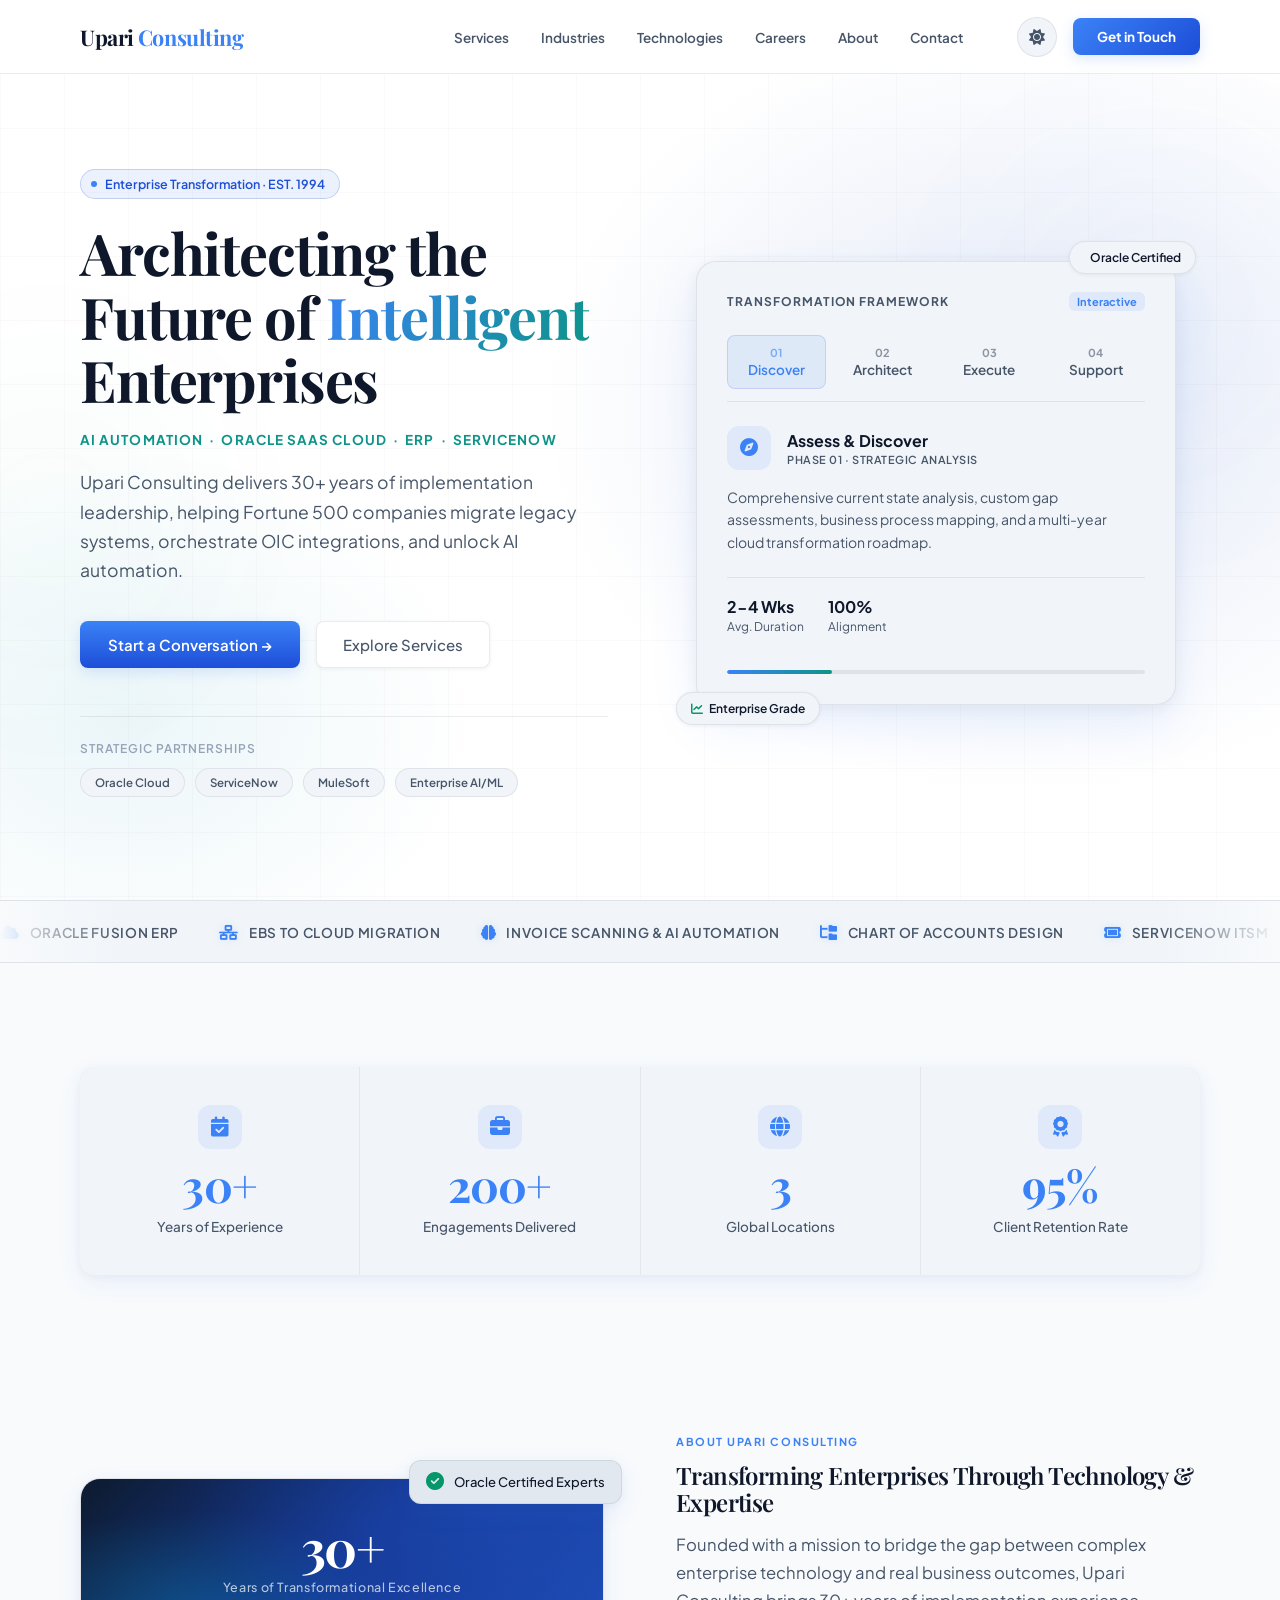
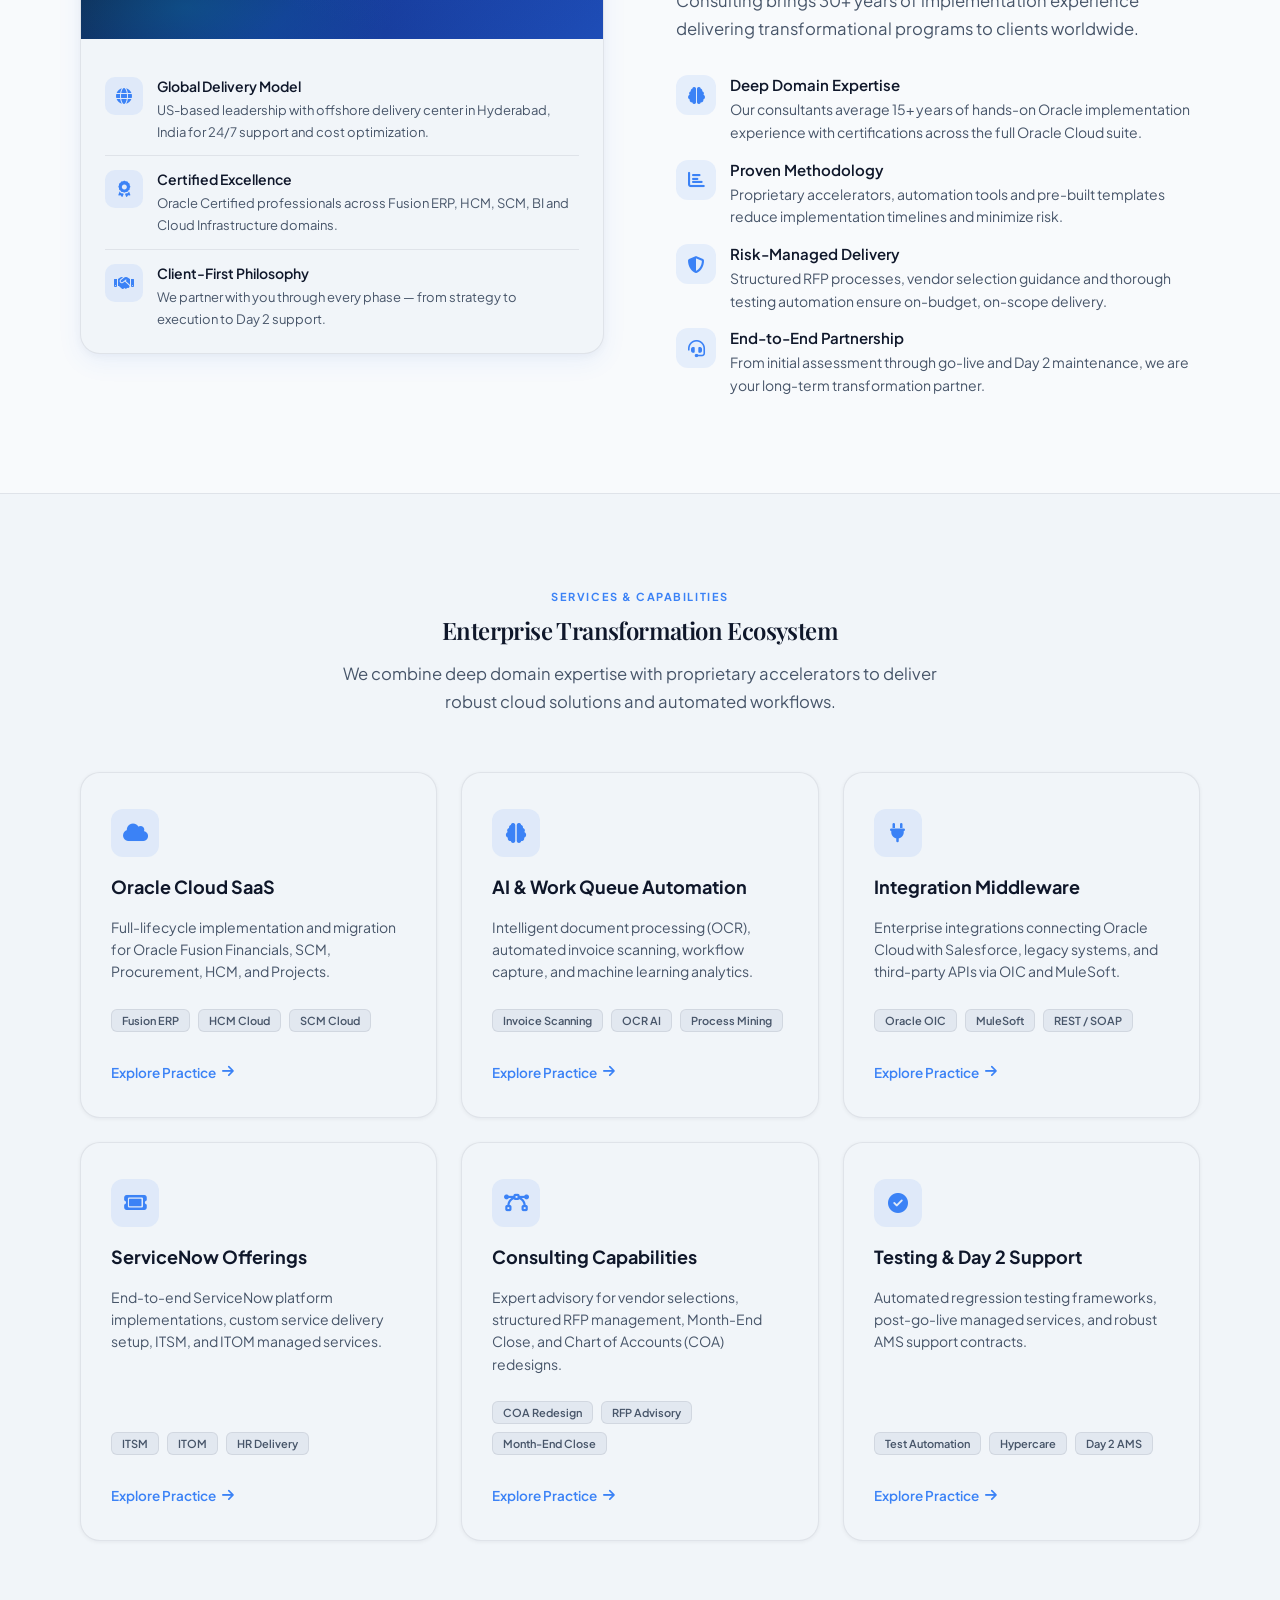
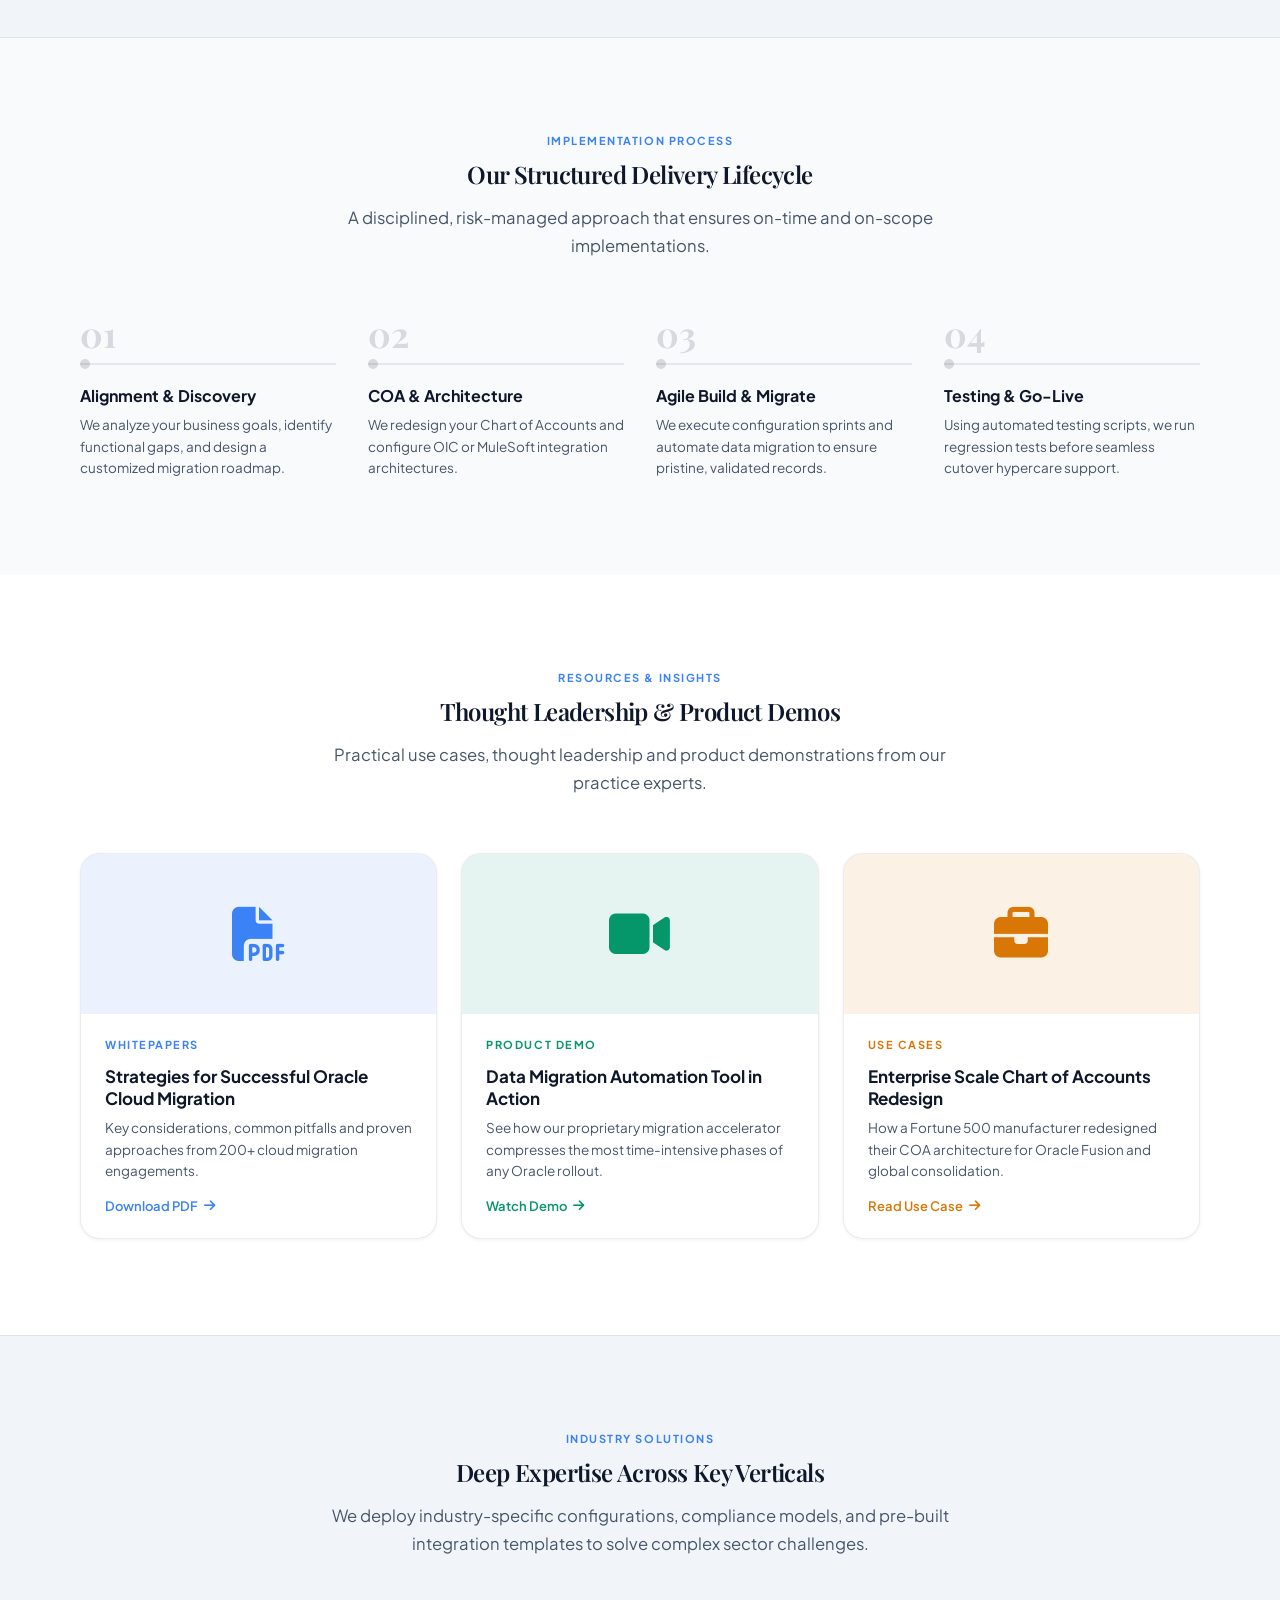
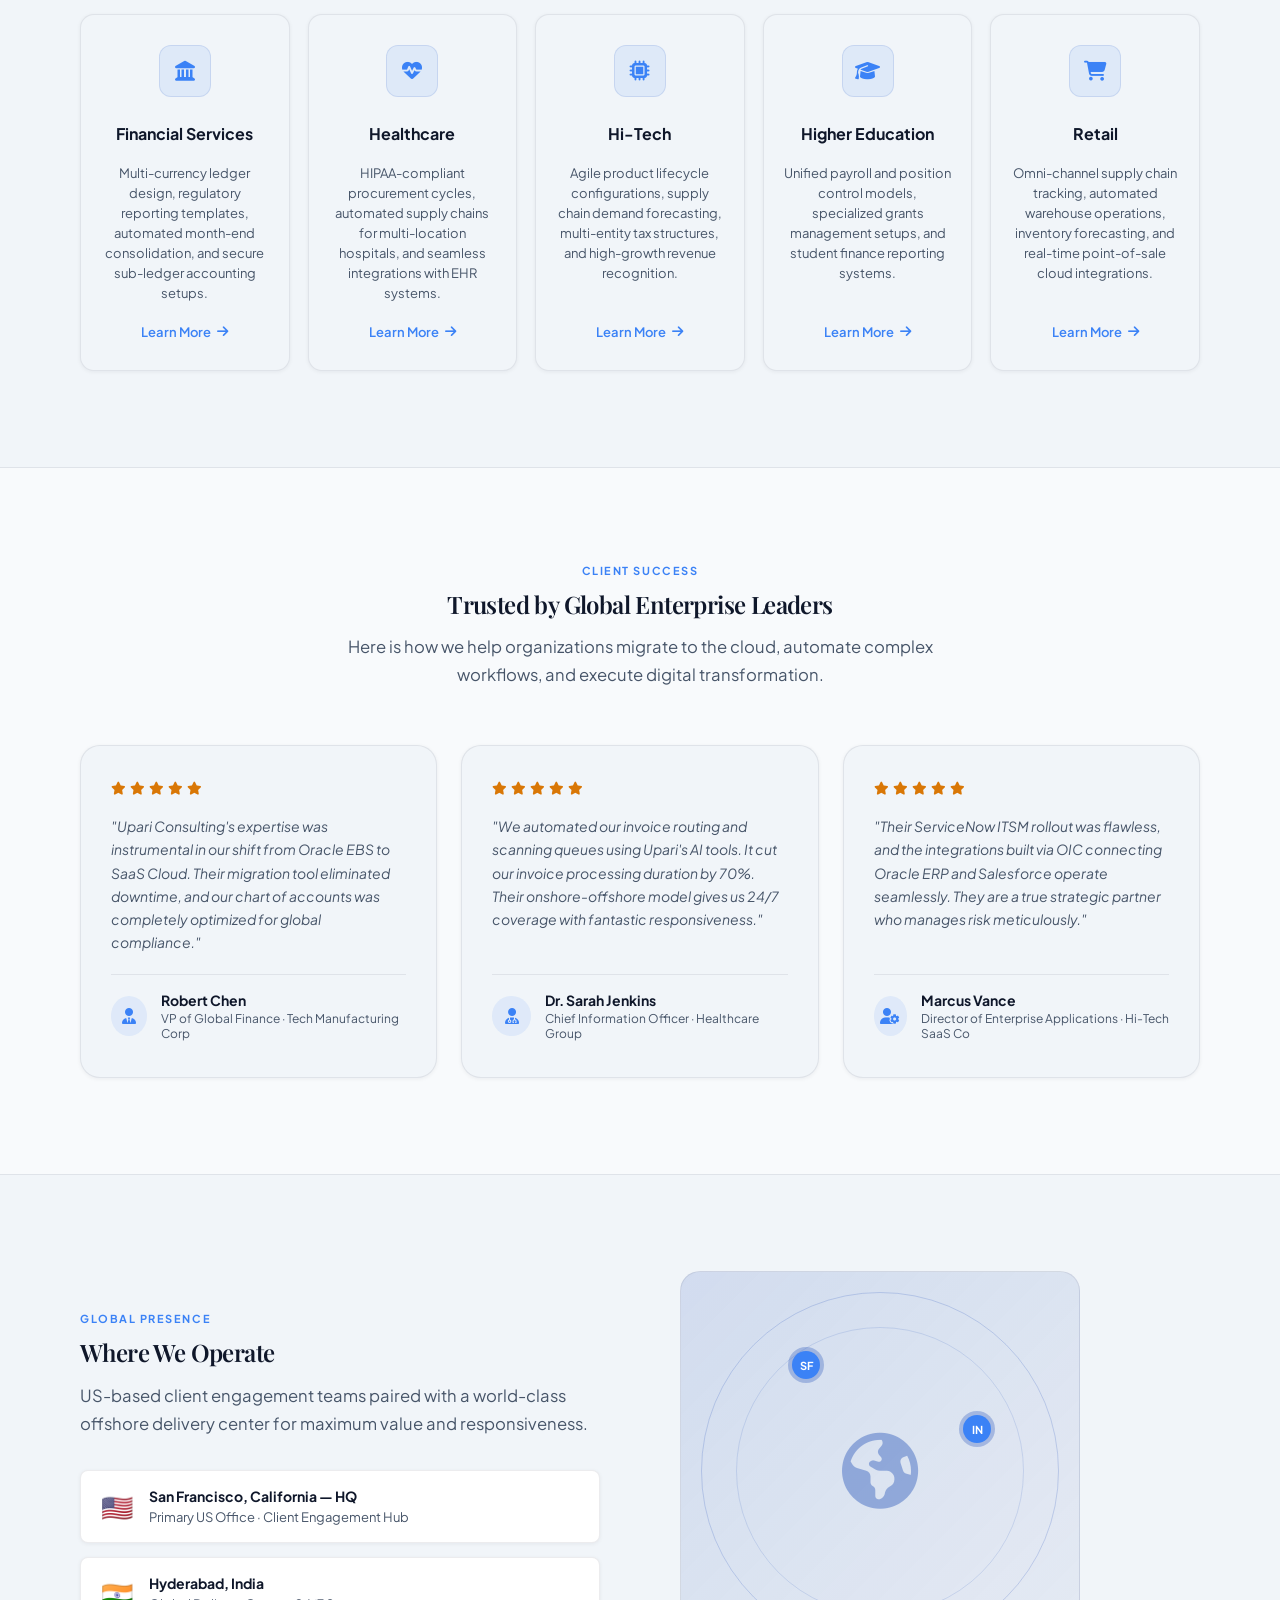
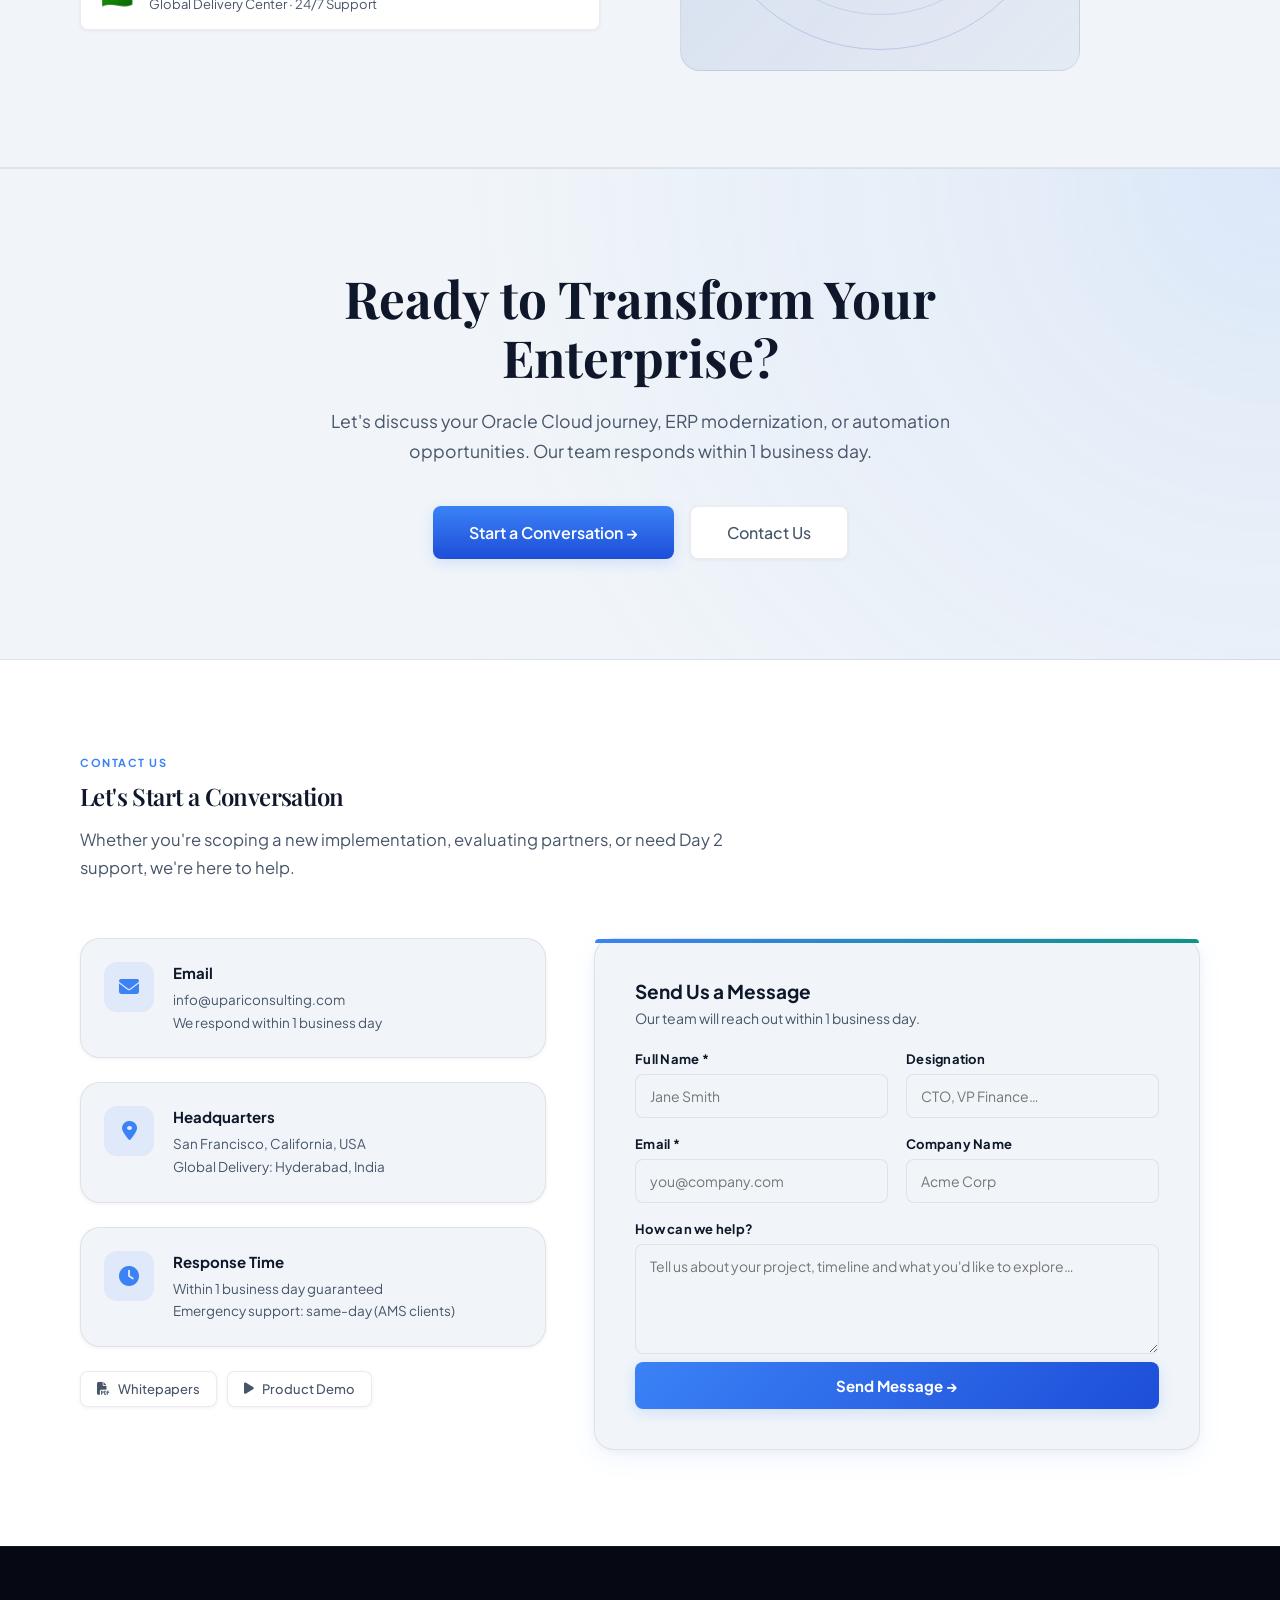
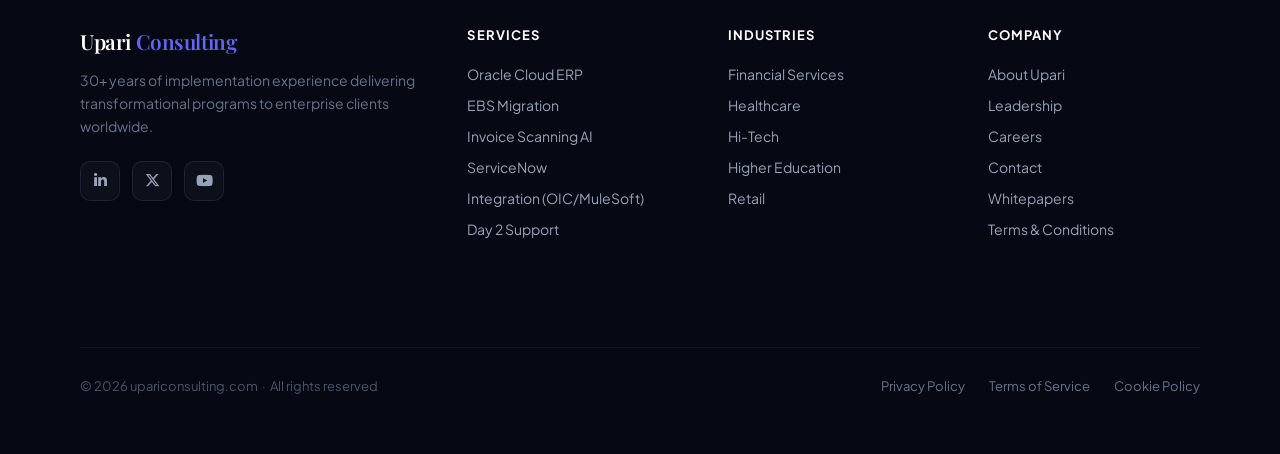
<file: test/index.html>
<!DOCTYPE html>
<html lang="en">

<head>
  <meta charset="UTF-8" />
  <meta name="viewport" content="width=device-width, initial-scale=1, viewport-fit=cover" />
  <title>Upari Consulting — AI | Oracle Cloud | ERP | ServiceNow</title>
  <meta name="description"
    content="Upari Consulting delivers 30+ years of enterprise implementation experience across Oracle Cloud, ERP, AI and ServiceNow." />
  <link rel="preconnect" href="https://fonts.googleapis.com" />
  <link rel="preconnect" href="https://fonts.gstatic.com" crossorigin />
  <link
    href="https://fonts.googleapis.com/css2?family=Playfair+Display:ital,wght@0,400..900;1,400..900&family=Plus+Jakarta+Sans:ital,wght@0,200..800;1,200..800&display=swap"
    rel="stylesheet" />
  <link rel="stylesheet" href="https://cdnjs.cloudflare.com/ajax/libs/font-awesome/6.5.1/css/all.min.css"
    crossorigin="anonymous" referrerpolicy="no-referrer" />
  <link rel="stylesheet" href="style.css" />
  <script>
    (function() {
      const savedTheme = localStorage.getItem('theme');
      if (savedTheme === 'dark') {
        document.documentElement.removeAttribute('data-theme');
      } else {
        document.documentElement.setAttribute('data-theme', 'light');
      }
    })();
  </script>
</head>
<body>

  <!-- ══ NAV ══════════════════════════════════════════════════ -->
  <nav class="nav" id="nav">
    <div class="nav-inner">
      <a href="index.html" class="nav-logo"><span class="brand">Upari</span><span class="accent"> Consulting</span></a>
            <ul class="nav-links">
        <li><a href="services.html">Services</a></li>
        <li><a href="services.html#industries">Industries</a></li>
        <li><a href="services.html#technologies">Technologies</a></li>
        <li><a href="careers.html">Careers</a></li>
        <li><a href="#methodology">About</a></li>
        <li><a href="#contact">Contact</a></li>
      </ul>
      <div class="nav-right">
        <button class="theme-toggle-btn" id="themeToggleBtn" aria-label="Toggle Theme" onclick="toggleTheme()">
          <i class="fa-solid fa-moon"></i>
          <i class="fa-solid fa-sun"></i>
        </button>
        <button class="nav-cta" onclick="openModal()">Get in Touch</button>
        <button class="nav-burger" id="navBurger" aria-label="Menu" onclick="toggleMobile()">
          <span></span><span></span><span></span>
        </button>
      </div>
    </div>
  </nav>

  <!-- Mobile menu -->
    <div class="mobile-menu" id="mobileMenu">
    <a href="services.html" onclick="closeMobile()">Services</a>
    <a href="services.html#industries" onclick="closeMobile()">Industries</a>
    <a href="services.html#technologies" onclick="closeMobile()">Technologies</a>
    <a href="careers.html" onclick="closeMobile()">Careers</a>
    <a href="#methodology" onclick="closeMobile()">About</a>
    <a href="#contact" onclick="closeMobile()">Contact</a>
    <a class="mob-cta" onclick="closeMobile(); openModal();">Get in Touch →</a>
  </div>

  <section class="hero">
    <div class="glow-orb orb-1"></div>
    <div class="glow-orb orb-2"></div>
    <div class="hero-grid"></div>
    <div class="wrap" style="width:100%">
      <div class="hero-inner">
        <div class="hero-left">
          <div class="hero-badge"><span class="dot"></span>Enterprise Transformation · EST. 1994</div>
          <h1 class="hero-title">Architecting the Future of <span class="accent">Intelligent</span> Enterprises</h1>
          <p class="hero-focus">AI Automation &nbsp;·&nbsp; Oracle SaaS Cloud &nbsp;·&nbsp; ERP &nbsp;·&nbsp; ServiceNow</p>
          <p class="hero-sub">Upari Consulting delivers 30+ years of implementation leadership, helping Fortune 500 companies migrate legacy systems, orchestrate OIC integrations, and unlock AI automation.</p>
          <div class="hero-actions">
            <button class="btn-primary" onclick="openModal()">Start a Conversation →</button>
            <a href="services.html" class="btn-ghost">Explore Services</a>
          </div>
          <div class="hero-trust">
            <span class="hero-trust-text">Strategic Partnerships</span>
            <div class="hero-trust-logos">
              <div class="trust-chip">Oracle Cloud</div>
              <div class="trust-chip">ServiceNow</div>
              <div class="trust-chip">MuleSoft</div>
              <div class="trust-chip">Enterprise AI/ML</div>
            </div>
          </div>
        </div>
        <div class="hero-visual">
          <div style="position:relative">
            <div class="float-badge top-right"><i class="fa-solid fa-shield-check"></i>Oracle Certified</div>
            <div class="hero-transform-card glass-panel">
              <div class="htc-head">
                <span class="htc-label">Transformation Framework</span>
                <span class="htc-badge">Interactive</span>
              </div>
              
              <!-- Tab buttons -->
              <div class="journey-tabs">
                <button class="j-tab active" data-step="1" onclick="switchHeroStep(1)">
                  <span class="jt-num">01</span> Discover
                </button>
                <button class="j-tab" data-step="2" onclick="switchHeroStep(2)">
                  <span class="jt-num">02</span> Architect
                </button>
                <button class="j-tab" data-step="3" onclick="switchHeroStep(3)">
                  <span class="jt-num">03</span> Execute
                </button>
                <button class="j-tab" data-step="4" onclick="switchHeroStep(4)">
                  <span class="jt-num">04</span> Support
                </button>
              </div>

              <!-- Dynamic Content Area -->
              <div class="journey-content-pane">
                <div class="j-pane active" id="pane-1">
                  <div class="pane-header">
                    <div class="pane-icon"><i class="fa-solid fa-compass"></i></div>
                    <div>
                      <h4>Assess &amp; Discover</h4>
                      <p class="pane-meta">Phase 01 · Strategic Analysis</p>
                    </div>
                  </div>
                  <p class="pane-text">Comprehensive current state analysis, custom gap assessments, business process mapping, and a multi-year cloud transformation roadmap.</p>
                  <div class="pane-stats">
                    <div class="p-stat"><strong>2-4 Wks</strong> Avg. Duration</div>
                    <div class="p-stat"><strong>100%</strong> Alignment</div>
                  </div>
                </div>
                
                <div class="j-pane" id="pane-2">
                  <div class="pane-header">
                    <div class="pane-icon"><i class="fa-solid fa-bezier-curve"></i></div>
                    <div>
                      <h4>Design &amp; Architect</h4>
                      <p class="pane-meta">Phase 02 · Technical Blueprinting</p>
                    </div>
                  </div>
                  <p class="pane-text">Target operating model design, Chart of Accounts (COA) modernization, and high-performance integration blueprints using Oracle OIC &amp; MuleSoft.</p>
                  <div class="pane-stats">
                    <div class="p-stat"><strong>Oracle SaaS</strong> Fitment</div>
                    <div class="p-stat"><strong>Scalable</strong> COA Schema</div>
                  </div>
                </div>

                <div class="j-pane" id="pane-3">
                  <div class="pane-header">
                    <div class="pane-icon"><i class="fa-solid fa-code"></i></div>
                    <div>
                      <h4>Build &amp; Implement</h4>
                      <p class="pane-meta">Phase 03 · Configuration &amp; Dev</p>
                    </div>
                  </div>
                  <p class="pane-text">Agile configuration sprints, automated data migration, custom integrations development, and thorough testing automation to compress deployment timelines.</p>
                  <div class="pane-stats">
                    <div class="p-stat"><strong>Automated</strong> QA Tooling</div>
                    <div class="p-stat"><strong>Zero-Risk</strong> Extraction</div>
                  </div>
                </div>

                <div class="j-pane" id="pane-4">
                  <div class="pane-header">
                    <div class="pane-icon"><i class="fa-solid fa-rocket"></i></div>
                    <div>
                      <h4>Launch &amp; Optimize</h4>
                      <p class="pane-meta">Phase 04 · Cutover &amp; AMS</p>
                    </div>
                  </div>
                  <p class="pane-text">Flawless cutover orchestration, hypercare support, custom role-based job aids, and SLA-guaranteed Day 2 managed services (AMS) for continual optimization.</p>
                  <div class="pane-stats">
                    <div class="p-stat"><strong>24/7</strong> Monitoring</div>
                    <div class="p-stat"><strong>99.9%</strong> SLA Assurance</div>
                  </div>
                </div>
              </div>
              
              <!-- Progress Indicator -->
              <div class="journey-progress-bar">
                <div class="jp-fill" id="journeyProgressFill" style="width: 25%"></div>
              </div>

            </div>
            <div class="float-badge bot-left"><i class="fa-solid fa-chart-line"></i>Enterprise Grade</div>
          </div>
        </div>
      </div>
    </div>
  </section>

  <!-- ══ TICKER ════════════════════════════════════════════════ -->
  <div class="ticker" aria-hidden="true">
    <div class="ticker-track" id="tickerTrack">
      <span class="ticker-item"><i class="fa-solid fa-cloud"></i>Oracle Fusion ERP</span>
      <span class="ticker-item"><i class="fa-solid fa-network-wired"></i>EBS to Cloud Migration</span>
      <span class="ticker-item"><i class="fa-solid fa-brain"></i>Invoice Scanning &amp; AI Automation</span>
      <span class="ticker-item"><i class="fa-solid fa-folder-tree"></i>Chart of Accounts Design</span>
      <span class="ticker-item"><i class="fa-solid fa-ticket"></i>ServiceNow ITSM</span>
      <span class="ticker-item"><i class="fa-solid fa-plug"></i>OIC Integration Development</span>
      <span class="ticker-item"><i class="fa-solid fa-database"></i>Data Migration Automation</span>
      <span class="ticker-item"><i class="fa-solid fa-calendar-check"></i>Month-End Close Support</span>
      <span class="ticker-item"><i class="fa-solid fa-vial"></i>Testing Automation</span>
      <span class="ticker-item"><i class="fa-solid fa-users"></i>HCM Implementation</span>
      <span class="ticker-item"><i class="fa-solid fa-landmark"></i>Financial Services</span>
      <span class="ticker-item"><i class="fa-solid fa-hospital"></i>Healthcare Technology</span>
      <!-- duplicated for seamless loop -->
      <span class="ticker-item"><i class="fa-solid fa-cloud"></i>Oracle Fusion ERP</span>
      <span class="ticker-item"><i class="fa-solid fa-network-wired"></i>EBS to Cloud Migration</span>
      <span class="ticker-item"><i class="fa-solid fa-brain"></i>Invoice Scanning &amp; AI Automation</span>
      <span class="ticker-item"><i class="fa-solid fa-folder-tree"></i>Chart of Accounts Design</span>
      <span class="ticker-item"><i class="fa-solid fa-ticket"></i>ServiceNow ITSM</span>
      <span class="ticker-item"><i class="fa-solid fa-plug"></i>OIC Integration Development</span>
      <span class="ticker-item"><i class="fa-solid fa-database"></i>Data Migration Automation</span>
      <span class="ticker-item"><i class="fa-solid fa-calendar-check"></i>Month-End Close Support</span>
      <span class="ticker-item"><i class="fa-solid fa-vial"></i>Testing Automation</span>
      <span class="ticker-item"><i class="fa-solid fa-users"></i>HCM Implementation</span>
      <span class="ticker-item"><i class="fa-solid fa-landmark"></i>Financial Services</span>
      <span class="ticker-item"><i class="fa-solid fa-hospital"></i>Healthcare Technology</span>
    </div>
  </div>

  <!-- ══ COUNTERS ═══════════════════════════════════════════════ -->
  <section class="section-sm" style="position: relative; z-index: 10;">
    <div class="wrap">
      <div class="counters-grid">
        <div class="counter-cell glass-panel reveal">
          <div class="counter-icon"><i class="fa-solid fa-calendar-check"></i></div>
          <div class="counter-num" data-target="30" data-suffix="+">0+</div>
          <div class="counter-label">Years of Experience</div>
        </div>
        <div class="counter-cell glass-panel reveal reveal-delay-1">
          <div class="counter-icon"><i class="fa-solid fa-briefcase"></i></div>
          <div class="counter-num" data-target="200" data-suffix="+">0+</div>
          <div class="counter-label">Engagements Delivered</div>
        </div>
        <div class="counter-cell glass-panel reveal reveal-delay-2">
          <div class="counter-icon"><i class="fa-solid fa-globe"></i></div>
          <div class="counter-num" data-target="3" data-suffix="">0</div>
          <div class="counter-label">Global Locations</div>
        </div>
        <div class="counter-cell glass-panel reveal reveal-delay-3">
          <div class="counter-icon"><i class="fa-solid fa-award"></i></div>
          <div class="counter-num" data-target="95" data-suffix="%">0%</div>
          <div class="counter-label">Client Retention Rate</div>
        </div>
      </div>
    </div>
  </section>

  <!-- ══ METHODOLOGY ════════════════════════════════════════════ -->
  <section class="section" id="methodology">
    <div class="wrap">
      <div class="methodology-grid">
        <div class="method-visual reveal">
          <div style="position:relative">
            <div class="method-float">
              <i class="fa-solid fa-circle-check"></i>
              Oracle Certified Experts
            </div>
            <div class="method-card-main glass-panel">
              <div class="method-card-banner">
                <div class="method-banner-content">
                  <div class="method-banner-num">30+</div>
                  <div class="method-banner-sub">Years of Transformational Excellence</div>
                </div>
              </div>
              <div class="method-card-body">
                <div class="method-card-row">
                  <div class="method-card-icon"><i class="fa-solid fa-globe"></i></div>
                  <div class="method-card-text">
                    <strong>Global Delivery Model</strong>
                    <span>US-based leadership with offshore delivery center in Hyderabad, India for 24/7 support and
                      cost optimization.</span>
                  </div>
                </div>
                <div class="method-card-row">
                  <div class="method-card-icon"><i class="fa-solid fa-award"></i></div>
                  <div class="method-card-text">
                    <strong>Certified Excellence</strong>
                    <span>Oracle Certified professionals across Fusion ERP, HCM, SCM, BI and Cloud Infrastructure
                      domains.</span>
                  </div>
                </div>
                <div class="method-card-row">
                  <div class="method-card-icon"><i class="fa-solid fa-handshake"></i></div>
                  <div class="method-card-text">
                    <strong>Client-First Philosophy</strong>
                    <span>We partner with you through every phase — from strategy to execution to Day 2 support.</span>
                  </div>
                </div>
              </div>
            </div>
          </div>
        </div>
        <div class="reveal reveal-delay-2">
          <span class="eyebrow">About Upari Consulting</span>
          <h2 class="section-title">Transforming Enterprises Through Technology &amp; Expertise</h2>
          <p class="section-sub" style="margin-bottom:32px">Founded with a mission to bridge the gap between complex
            enterprise technology and real business outcomes, Upari Consulting brings 30+ years of implementation
            experience delivering transformational programs to clients worldwide.</p>
          <ul class="value-list">
            <li class="value-item">
              <div class="value-icon"><i class="fa-solid fa-brain"></i></div>
              <div class="value-text">
                <strong>Deep Domain Expertise</strong>
                <span>Our consultants average 15+ years of hands-on Oracle implementation experience with certifications
                  across the full Oracle Cloud suite.</span>
              </div>
            </li>
            <li class="value-item">
              <div class="value-icon"><i class="fa-solid fa-chart-bar"></i></div>
              <div class="value-text">
                <strong>Proven Methodology</strong>
                <span>Proprietary accelerators, automation tools and pre-built templates reduce implementation
                  timelines and minimize risk.</span>
              </div>
            </li>
            <li class="value-item">
              <div class="value-icon"><i class="fa-solid fa-shield-halved"></i></div>
              <div class="value-text">
                <strong>Risk-Managed Delivery</strong>
                <span>Structured RFP processes, vendor selection guidance and thorough testing automation ensure
                  on-budget, on-scope delivery.</span>
              </div>
            </li>
            <li class="value-item">
              <div class="value-icon"><i class="fa-solid fa-headset"></i></div>
              <div class="value-text">
                <strong>End-to-End Partnership</strong>
                <span>From initial assessment through go-live and Day 2 maintenance, we are your long-term
                  transformation partner.</span>
              </div>
            </li>
          </ul>
        </div>
      </div>
    </div>
  </section>

  <!-- ══ SERVICES & CAPABILITIES ════════════════════════════════ -->
  <section class="section section-alt" id="services">
    <div class="wrap">
      <div class="section-header center reveal">
        <span class="eyebrow">Services &amp; Capabilities</span>
        <h2 class="section-title">Enterprise Transformation Ecosystem</h2>
        <p class="section-sub">We combine deep domain expertise with proprietary accelerators to deliver robust cloud solutions and automated workflows.</p>
      </div>
      
      <div class="services-modern-grid">
        <!-- Service Card 1 -->
        <div class="service-modern-card glass-panel reveal">
          <div class="sm-card-icon"><i class="fa-solid fa-cloud"></i></div>
          <h3>Oracle Cloud SaaS</h3>
          <p>Full-lifecycle implementation and migration for Oracle Fusion Financials, SCM, Procurement, HCM, and Projects.</p>
          <div class="sm-card-tags">
            <span class="sm-tag">Fusion ERP</span>
            <span class="sm-tag">HCM Cloud</span>
            <span class="sm-tag">SCM Cloud</span>
          </div>
          <a href="services.html#services" class="sm-card-link">Explore Practice <i class="fa-solid fa-arrow-right"></i></a>
        </div>
        
        <!-- Service Card 2 -->
        <div class="service-modern-card glass-panel reveal reveal-delay-1">
          <div class="sm-card-icon"><i class="fa-solid fa-brain"></i></div>
          <h3>AI &amp; Work Queue Automation</h3>
          <p>Intelligent document processing (OCR), automated invoice scanning, workflow capture, and machine learning analytics.</p>
          <div class="sm-card-tags">
            <span class="sm-tag">Invoice Scanning</span>
            <span class="sm-tag">OCR AI</span>
            <span class="sm-tag">Process Mining</span>
          </div>
          <a href="services.html#programs" class="sm-card-link">Explore Practice <i class="fa-solid fa-arrow-right"></i></a>
        </div>
        
        <!-- Service Card 3 -->
        <div class="service-modern-card glass-panel reveal reveal-delay-2">
          <div class="sm-card-icon"><i class="fa-solid fa-plug"></i></div>
          <h3>Integration Middleware</h3>
          <p>Enterprise integrations connecting Oracle Cloud with Salesforce, legacy systems, and third-party APIs via OIC and MuleSoft.</p>
          <div class="sm-card-tags">
            <span class="sm-tag">Oracle OIC</span>
            <span class="sm-tag">MuleSoft</span>
            <span class="sm-tag">REST / SOAP</span>
          </div>
          <a href="services.html#services" class="sm-card-link">Explore Practice <i class="fa-solid fa-arrow-right"></i></a>
        </div>

        <!-- Service Card 4 -->
        <div class="service-modern-card glass-panel reveal">
          <div class="sm-card-icon"><i class="fa-solid fa-ticket"></i></div>
          <h3>ServiceNow Offerings</h3>
          <p>End-to-end ServiceNow platform implementations, custom service delivery setup, ITSM, and ITOM managed services.</p>
          <div class="sm-card-tags">
            <span class="sm-tag">ITSM</span>
            <span class="sm-tag">ITOM</span>
            <span class="sm-tag">HR Delivery</span>
          </div>
          <a href="services.html#services" class="sm-card-link">Explore Practice <i class="fa-solid fa-arrow-right"></i></a>
        </div>

        <!-- Service Card 5 -->
        <div class="service-modern-card glass-panel reveal reveal-delay-1">
          <div class="sm-card-icon"><i class="fa-solid fa-bezier-curve"></i></div>
          <h3>Consulting Capabilities</h3>
          <p>Expert advisory for vendor selections, structured RFP management, Month-End Close, and Chart of Accounts (COA) redesigns.</p>
          <div class="sm-card-tags">
            <span class="sm-tag">COA Redesign</span>
            <span class="sm-tag">RFP Advisory</span>
            <span class="sm-tag">Month-End Close</span>
          </div>
          <a href="services.html#programs" class="sm-card-link">Explore Practice <i class="fa-solid fa-arrow-right"></i></a>
        </div>

        <!-- Service Card 6 -->
        <div class="service-modern-card glass-panel reveal reveal-delay-2">
          <div class="sm-card-icon"><i class="fa-solid fa-circle-check"></i></div>
          <h3>Testing &amp; Day 2 Support</h3>
          <p>Automated regression testing frameworks, post-go-live managed services, and robust AMS support contracts.</p>
          <div class="sm-card-tags">
            <span class="sm-tag">Test Automation</span>
            <span class="sm-tag">Hypercare</span>
            <span class="sm-tag">Day 2 AMS</span>
          </div>
          <a href="services.html#programs" class="sm-card-link">Explore Practice <i class="fa-solid fa-arrow-right"></i></a>
        </div>
      </div>
    </div>
  </section>

  <!-- ══ PROCESS / WORKFLOW TIMELINE ════════════════════════════ -->
  <section class="section" id="process">
    <div class="wrap">
      <div class="section-header center reveal">
        <span class="eyebrow">Implementation Process</span>
        <h2 class="section-title">Our Structured Delivery Lifecycle</h2>
        <p class="section-sub">A disciplined, risk-managed approach that ensures on-time and on-scope implementations.</p>
      </div>

      <div class="process-timeline reveal">
        <!-- Step 1 -->
        <div class="process-step">
          <div class="ps-number">01</div>
          <div class="ps-indicator"><span class="ps-dot"></span></div>
          <h4>Alignment &amp; Discovery</h4>
          <p>We analyze your business goals, identify functional gaps, and design a customized migration roadmap.</p>
        </div>

        <!-- Step 2 -->
        <div class="process-step">
          <div class="ps-number">02</div>
          <div class="ps-indicator"><span class="ps-dot"></span></div>
          <h4>COA &amp; Architecture</h4>
          <p>We redesign your Chart of Accounts and configure OIC or MuleSoft integration architectures.</p>
        </div>

        <!-- Step 3 -->
        <div class="process-step">
          <div class="ps-number">03</div>
          <div class="ps-indicator"><span class="ps-dot"></span></div>
          <h4>Agile Build &amp; Migrate</h4>
          <p>We execute configuration sprints and automate data migration to ensure pristine, validated records.</p>
        </div>

        <!-- Step 4 -->
        <div class="process-step">
          <div class="ps-number">04</div>
          <div class="ps-indicator"><span class="ps-dot"></span></div>
          <h4>Testing &amp; Go-Live</h4>
          <p>Using automated testing scripts, we run regression tests before seamless cutover hypercare support.</p>
        </div>
      </div>
    </div>
  </section>

  <!-- ══ RESOURCES ══════════════════════════════════════════════ -->
  <section class="section section-white" id="resources">
    <div class="wrap">
      <div class="section-header center reveal">
        <span class="eyebrow">Resources &amp; Insights</span>
        <h2 class="section-title">Thought Leadership &amp; Product Demos</h2>
        <p class="section-sub">Practical use cases, thought leadership and product demonstrations from our practice
          experts.</p>
      </div>
      <div class="resources-grid">
        <div class="resource-card reveal">
          <div class="resource-thumb" style="background:var(--accent-tint); color:var(--accent)">
            <i class="fa-solid fa-file-pdf"></i>
          </div>
          <div class="resource-body">
            <span class="eyebrow">Whitepapers</span>
            <h3 style="font-size:17px;font-weight:700;color:var(--ink);line-height:1.3;margin-bottom:8px">Strategies for
              Successful Oracle Cloud Migration</h3>
            <p style="font-size:13.5px;color:var(--ink-soft);line-height:1.6">Key considerations, common pitfalls and
              proven approaches from 200+ cloud migration engagements.</p>
            <a href="#contact" class="resource-link">Download PDF <i class="fa-solid fa-arrow-right"></i></a>
          </div>
        </div>
        <div class="resource-card reveal reveal-delay-1">
          <div class="resource-thumb" style="background:var(--green-tint); color:var(--green)">
            <i class="fa-solid fa-video"></i>
          </div>
          <div class="resource-body">
            <span class="eyebrow" style="color:var(--green)">Product Demo</span>
            <h3 style="font-size:17px;font-weight:700;color:var(--ink);line-height:1.3;margin-bottom:8px">Data Migration
              Automation Tool in Action</h3>
            <p style="font-size:13.5px;color:var(--ink-soft);line-height:1.6">See how our proprietary migration
              accelerator compresses the most time-intensive phases of any Oracle rollout.</p>
            <a href="#contact" class="resource-link" style="color:var(--green)">Watch Demo <i
                class="fa-solid fa-arrow-right"></i></a>
          </div>
        </div>
        <div class="resource-card reveal reveal-delay-2">
          <div class="resource-thumb" style="background:var(--amber-tint); color:var(--amber)">
            <i class="fa-solid fa-briefcase"></i>
          </div>
          <div class="resource-body">
            <span class="eyebrow" style="color:var(--amber)">Use Cases</span>
            <h3 style="font-size:17px;font-weight:700;color:var(--ink);line-height:1.3;margin-bottom:8px">Enterprise
              Scale Chart of Accounts Redesign</h3>
            <p style="font-size:13.5px;color:var(--ink-soft);line-height:1.6">How a Fortune 500 manufacturer redesigned
              their COA architecture for Oracle Fusion and global consolidation.</p>
            <a href="#contact" class="resource-link" style="color:var(--amber)">Read Use Case <i
                class="fa-solid fa-arrow-right"></i></a>
          </div>
        </div>
      </div>
    </div>
  </section>

  <!-- ══ INDUSTRY EXPERTISE ════════════════════════════════════ -->
  <section class="section section-alt" id="industries">
    <div class="wrap">
      <div class="section-header center reveal">
        <span class="eyebrow">Industry Solutions</span>
        <h2 class="section-title">Deep Expertise Across Key Verticals</h2>
        <p class="section-sub">We deploy industry-specific configurations, compliance models, and pre-built integration templates to solve complex sector challenges.</p>
      </div>

      <div class="industries-grid">
        <!-- Financial Services -->
        <div class="industry-card glass-panel reveal">
          <div class="industry-icon"><i class="fa-solid fa-landmark"></i></div>
          <h3>Financial Services</h3>
          <p>Multi-currency ledger design, regulatory reporting templates, automated month-end consolidation, and secure sub-ledger accounting setups.</p>
          <a href="services.html#industries" class="industry-link">Learn More <i class="fa-solid fa-arrow-right"></i></a>
        </div>

        <!-- Healthcare -->
        <div class="industry-card glass-panel reveal reveal-delay-1">
          <div class="industry-icon"><i class="fa-solid fa-heart-pulse"></i></div>
          <h3>Healthcare</h3>
          <p>HIPAA-compliant procurement cycles, automated supply chains for multi-location hospitals, and seamless integrations with EHR systems.</p>
          <a href="services.html#industries" class="industry-link">Learn More <i class="fa-solid fa-arrow-right"></i></a>
        </div>

        <!-- Hi-Tech -->
        <div class="industry-card glass-panel reveal reveal-delay-2">
          <div class="industry-icon"><i class="fa-solid fa-microchip"></i></div>
          <h3>Hi-Tech</h3>
          <p>Agile product lifecycle configurations, supply chain demand forecasting, multi-entity tax structures, and high-growth revenue recognition.</p>
          <a href="services.html#industries" class="industry-link">Learn More <i class="fa-solid fa-arrow-right"></i></a>
        </div>

        <!-- Higher Education -->
        <div class="industry-card glass-panel reveal reveal-delay-3">
          <div class="industry-icon"><i class="fa-solid fa-graduation-cap"></i></div>
          <h3>Higher Education</h3>
          <p>Unified payroll and position control models, specialized grants management setups, and student finance reporting systems.</p>
          <a href="services.html#industries" class="industry-link">Learn More <i class="fa-solid fa-arrow-right"></i></a>
        </div>

        <!-- Retail -->
        <div class="industry-card glass-panel reveal reveal-delay-4">
          <div class="industry-icon"><i class="fa-solid fa-shopping-cart"></i></div>
          <h3>Retail</h3>
          <p>Omni-channel supply chain tracking, automated warehouse operations, inventory forecasting, and real-time point-of-sale cloud integrations.</p>
          <a href="services.html#industries" class="industry-link">Learn More <i class="fa-solid fa-arrow-right"></i></a>
        </div>
      </div>
    </div>
  </section>

  <!-- ══ TESTIMONIALS ══════════════════════════════════════════ -->
  <section class="section" id="testimonials">
    <div class="wrap">
      <div class="section-header center reveal">
        <span class="eyebrow">Client Success</span>
        <h2 class="section-title">Trusted by Global Enterprise Leaders</h2>
        <p class="section-sub">Here is how we help organizations migrate to the cloud, automate complex workflows, and execute digital transformation.</p>
      </div>

      <div class="testimonials-grid">
        <!-- Testimonial 1 -->
        <div class="testimonial-card glass-panel reveal">
          <div class="t-rating">
            <i class="fa-solid fa-star"></i><i class="fa-solid fa-star"></i><i class="fa-solid fa-star"></i><i class="fa-solid fa-star"></i><i class="fa-solid fa-star"></i>
          </div>
          <p class="t-quote">"Upari Consulting's expertise was instrumental in our shift from Oracle EBS to SaaS Cloud. Their migration tool eliminated downtime, and our chart of accounts was completely optimized for global compliance."</p>
          <div class="t-author">
            <div class="ta-avatar"><i class="fa-solid fa-user-tie"></i></div>
            <div>
              <strong>Robert Chen</strong>
              <span>VP of Global Finance · Tech Manufacturing Corp</span>
            </div>
          </div>
        </div>

        <!-- Testimonial 2 -->
        <div class="testimonial-card glass-panel reveal reveal-delay-1">
          <div class="t-rating">
            <i class="fa-solid fa-star"></i><i class="fa-solid fa-star"></i><i class="fa-solid fa-star"></i><i class="fa-solid fa-star"></i><i class="fa-solid fa-star"></i>
          </div>
          <p class="t-quote">"We automated our invoice routing and scanning queues using Upari's AI tools. It cut our invoice processing duration by 70%. Their onshore-offshore model gives us 24/7 coverage with fantastic responsiveness."</p>
          <div class="t-author">
            <div class="ta-avatar"><i class="fa-solid fa-user-doctor"></i></div>
            <div>
              <strong>Dr. Sarah Jenkins</strong>
              <span>Chief Information Officer · Healthcare Group</span>
            </div>
          </div>
        </div>

        <!-- Testimonial 3 -->
        <div class="testimonial-card glass-panel reveal reveal-delay-2">
          <div class="t-rating">
            <i class="fa-solid fa-star"></i><i class="fa-solid fa-star"></i><i class="fa-solid fa-star"></i><i class="fa-solid fa-star"></i><i class="fa-solid fa-star"></i>
          </div>
          <p class="t-quote">"Their ServiceNow ITSM rollout was flawless, and the integrations built via OIC connecting Oracle ERP and Salesforce operate seamlessly. They are a true strategic partner who manages risk meticulously."</p>
          <div class="t-author">
            <div class="ta-avatar"><i class="fa-solid fa-user-gear"></i></div>
            <div>
              <strong>Marcus Vance</strong>
              <span>Director of Enterprise Applications · Hi-Tech SaaS Co</span>
            </div>
          </div>
        </div>
      </div>
    </div>
  </section>

  <!-- ══ GLOBAL PRESENCE ════════════════════════════════════════ -->
  <section class="section section-alt">
    <div class="wrap">
      <div class="globe-section-inner">
        <div class="reveal">
          <span class="eyebrow">Global Presence</span>
          <h2 class="section-title">Where We Operate</h2>
          <p class="section-sub" style="margin-bottom:32px">US-based client engagement teams paired with a world-class
            offshore delivery center for maximum value and responsiveness.</p>
          <div class="offices-list">
            <div class="office-item">
              <div class="office-flag">🇺🇸</div>
              <div class="office-info">
                <strong>San Francisco, California — HQ</strong>
                <span>Primary US Office · Client Engagement Hub</span>
              </div>
            </div>
            <div class="office-item">
              <div class="office-flag">🇮🇳</div>
              <div class="office-info">
                <strong>Hyderabad, India</strong>
                <span>Global Delivery Center · 24/7 Support</span>
              </div>
            </div>
          </div>
        </div>
        <div class="reveal reveal-delay-2">
          <div class="globe-visual">
            <i class="fa-solid fa-earth-americas globe-icon"></i>
            <div class="presence-pin">SF</div>
            <div class="presence-pin">IN</div>
          </div>
        </div>
      </div>
    </div>
  </section>

  <!-- ══ CTA BAND ═══════════════════════════════════════════════ -->
  <section class="cta-band">
    <div class="wrap cta-band-inner reveal">
      <h2>Ready to Transform Your Enterprise?</h2>
      <p>Let's discuss your Oracle Cloud journey, ERP modernization, or automation opportunities. Our team responds
        within 1 business day.</p>
      <div class="cta-band-actions">
        <button class="btn-primary" onclick="openModal()" style="font-size:16px;padding:16px 36px">Start a Conversation
          →</button>
        <a href="#contact" class="btn-ghost" style="font-size:16px;padding:15px 36px">Contact Us</a>
      </div>
    </div>
  </section>

  <!-- ══ CONTACT ════════════════════════════════════════════════ -->
  <section class="section section-white" id="contact">
    <div class="wrap">
      <div class="section-header reveal">
        <span class="eyebrow">Contact Us</span>
        <h2 class="section-title">Let's Start a Conversation</h2>
        <p class="section-sub">Whether you're scoping a new implementation, evaluating partners, or need Day 2 support,
          we're here to help.</p>
      </div>
      <div class="contact-grid">
        <div class="contact-info reveal">
          <div class="contact-item">
            <div class="contact-icon"><i class="fa-solid fa-envelope"></i></div>
            <div>
              <strong>Email</strong>
              <span>info@upariconsulting.com<br>We respond within 1 business day</span>
            </div>
          </div>
          <div class="contact-item">
            <div class="contact-icon"><i class="fa-solid fa-location-dot"></i></div>
            <div>
              <strong>Headquarters</strong>
              <span>San Francisco, California, USA<br>Global Delivery: Hyderabad, India</span>
            </div>
          </div>
          <div class="contact-item">
            <div class="contact-icon"><i class="fa-solid fa-clock"></i></div>
            <div>
              <strong>Response Time</strong>
              <span>Within 1 business day guaranteed<br>Emergency support: same-day (AMS clients)</span>
            </div>
          </div>
          <div style="display:flex;flex-wrap:wrap;gap:10px">
            <a href="#resources" class="btn-ghost" style="font-size:13px;padding:9px 16px"><i
                class="fa-solid fa-file-pdf"></i> Whitepapers</a>
            <a href="#resources" class="btn-ghost" style="font-size:13px;padding:9px 16px"><i
                class="fa-solid fa-play"></i> Product Demo</a>
          </div>
        </div>
        <div class="reveal reveal-delay-2">
          <div class="contact-form-card">
            <div id="contactFormContent">
              <p style="font-size:19px;font-weight:700;color:var(--ink);margin-bottom:6px">Send Us a Message</p>
              <p style="font-size:14px;color:var(--ink-soft);margin-bottom:24px">Our team will reach out within 1
                business day.</p>
              <!-- Honeypot -->
              <input type="text" name="website" class="hp-field" id="c-hp" tabindex="-1" autocomplete="off">
              <div class="form-grid">
                <div class="field">
                  <label>Full Name *</label>
                  <input type="text" placeholder="Jane Smith" id="c-name" maxlength="100" />
                </div>
                <div class="field">
                  <label>Designation</label>
                  <input type="text" placeholder="CTO, VP Finance…" id="c-desig" maxlength="100" />
                </div>
                <div class="field">
                  <label>Email *</label>
                  <input type="email" placeholder="you@company.com" id="c-email" maxlength="150" />
                </div>
                <div class="field">
                  <label>Company Name</label>
                  <input type="text" placeholder="Acme Corp" id="c-company" maxlength="150" />
                </div>
                <div class="field form-full">
                  <label>How can we help?</label>
                  <textarea placeholder="Tell us about your project, timeline and what you'd like to explore…"
                    id="c-msg" maxlength="2000"></textarea>
                </div>
              </div>
              <button type="button" class="submit-btn" id="contactSubmitBtn" onclick="handleContactSubmit()">Send
                Message →</button>
            </div>
            <div class="success-msg" id="contactSuccess">✓ &nbsp; Thank you! We'll be in touch shortly.</div>
          </div>
        </div>
      </div>
    </div>
  </section>

  <footer class="footer">
    <div class="wrap">
      <div class="footer-grid">
        <div class="footer-brand">
          <div class="footer-logo"><span class="brand">Upari</span><span class="accent"> Consulting</span></div>
          <p class="footer-tagline">30+ years of implementation experience delivering transformational programs to
            enterprise clients worldwide.</p>
          <div class="footer-socials">
            <a href="#" class="social-btn" aria-label="LinkedIn"><i class="fa-brands fa-linkedin-in"></i></a>
            <a href="#" class="social-btn" aria-label="Twitter/X"><i class="fa-brands fa-x-twitter"></i></a>
            <a href="#" class="social-btn" aria-label="YouTube"><i class="fa-brands fa-youtube"></i></a>
          </div>
        </div>
        <div class="footer-col">
          <h4>Services</h4>
          <ul class="footer-links">
            <li><a href="services.html#services">Oracle Cloud ERP</a></li>
            <li><a href="services.html#programs">EBS Migration</a></li>
            <li><a href="services.html#programs">Invoice Scanning AI</a></li>
            <li><a href="services.html#services">ServiceNow</a></li>
            <li><a href="services.html#services">Integration (OIC/MuleSoft)</a></li>
            <li><a href="services.html#programs">Day 2 Support</a></li>
          </ul>
        </div>
        <div class="footer-col">
          <h4>Industries</h4>
          <ul class="footer-links">
            <li><a href="services.html#industries">Financial Services</a></li>
            <li><a href="services.html#industries">Healthcare</a></li>
            <li><a href="services.html#industries">Hi-Tech</a></li>
            <li><a href="services.html#industries">Higher Education</a></li>
            <li><a href="services.html#industries">Retail</a></li>
          </ul>
        </div>
        <div class="footer-col">
          <h4>Company</h4>
          <ul class="footer-links">
            <li><a href="#methodology">About Upari</a></li>
            <li><a href="#" onclick="alert('Leadership page coming soon.')">Leadership</a></li>
            <li><a href="careers.html">Careers</a></li>
            <li><a href="#contact">Contact</a></li>
            <li><a href="#resources">Whitepapers</a></li>
            <li><a href="#" onclick="alert('Terms & Conditions coming soon.')">Terms &amp; Conditions</a></li>
          </ul>
        </div>
      </div>
      <div class="footer-bottom">
        <p class="footer-copy">© 2026 upariconsulting.com &nbsp;·&nbsp; All rights reserved</p>
        <div class="footer-legal">
          <a href="#">Privacy Policy</a>
          <a href="#">Terms of Service</a>
          <a href="#">Cookie Policy</a>
        </div>
      </div>
    </div>
  </footer>

  <!-- ══ MODAL ══════════════════════════════════════════════════ -->
  <div class="modal-overlay" id="modalOverlay" onclick="handleOverlayClick(event)">
    <div class="modal" id="modal">
      <button class="modal-close" onclick="closeModal()">×</button>
      <p class="modal-title">Get in Touch</p>
      <p class="modal-sub">Our team will reach out within 1 business day.</p>
      <!-- Honeypot -->
      <input type="text" name="website_modal" class="hp-field" id="m-hp" tabindex="-1" autocomplete="off">
      <div id="modalFormContent">
        <div class="form-grid">
          <div class="field">
            <label>Full Name *</label>
            <input type="text" placeholder="Jane Smith" id="f-name" maxlength="100" />
          </div>
          <div class="field">
            <label>Designation</label>
            <input type="text" placeholder="CTO, VP Finance…" id="f-desig" maxlength="100" />
          </div>
          <div class="field">
            <label>Email *</label>
            <input type="email" placeholder="you@company.com" id="f-email" maxlength="150" />
          </div>
          <div class="field">
            <label>Company</label>
            <input type="text" placeholder="Acme Corp" id="f-company" maxlength="150" />
          </div>
          <div class="field form-full">
            <label>Message</label>
            <textarea placeholder="Tell us about your project or what you'd like to explore…" id="f-msg"
              maxlength="2000"></textarea>
          </div>
        </div>
        <button type="button" class="submit-btn" id="modalSubmitBtn" onclick="handleModalSubmit()">Send Message
          →</button>
      </div>
      <div class="success-msg" id="modalSuccess">✓ &nbsp; Thank you! We'll be in touch shortly.</div>
    </div>
  </div>

  <!-- Scroll to top -->
  <button class="scroll-top" id="scrollTopBtn" onclick="window.scrollTo({top:0,behavior:'smooth'})"
    aria-label="Back to top">
    <i class="fa-solid fa-arrow-up"></i>
  </button>


  <script src="script.js"></script>
</body>
</html>
</file>
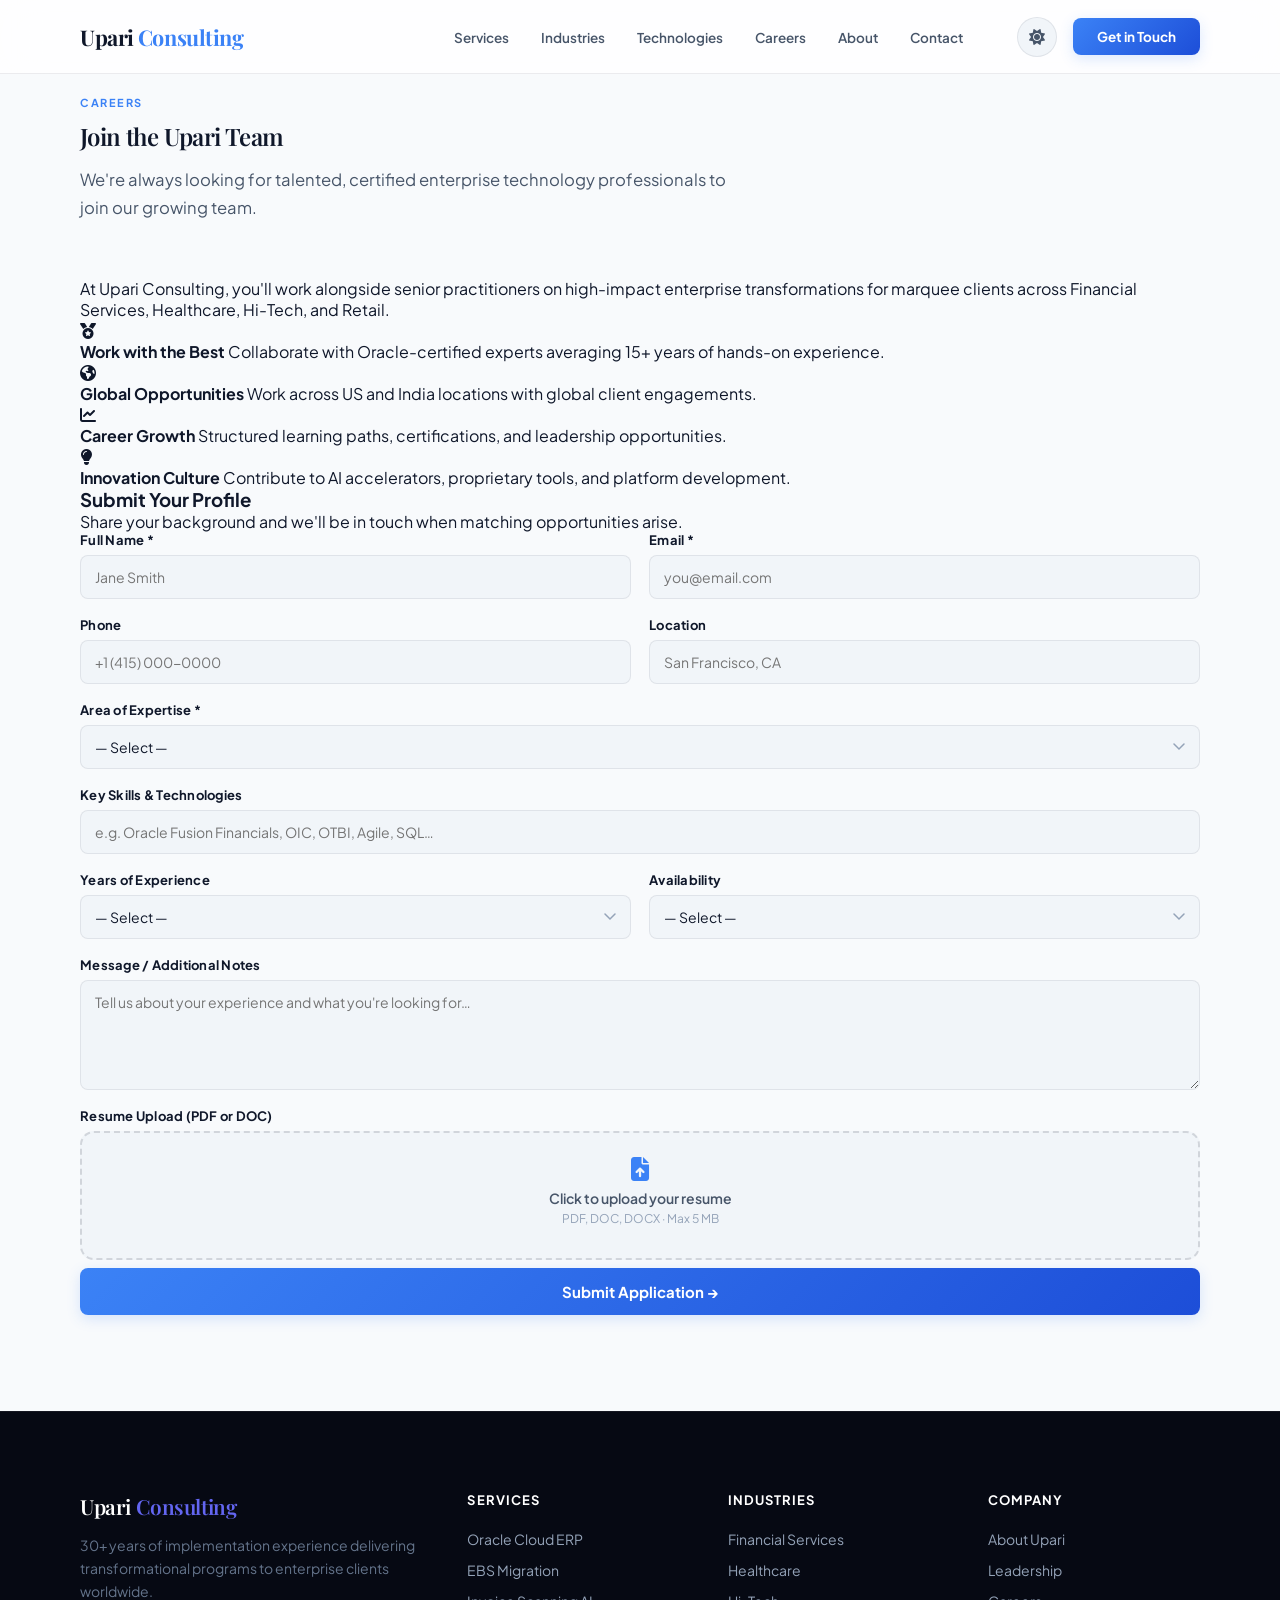
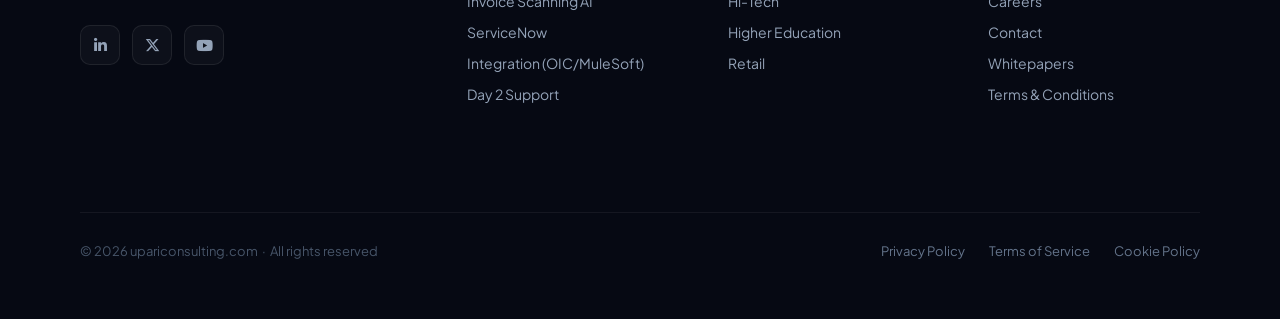
<file: careers.html>
<!DOCTYPE html>
<html lang="en">

<head>
  <meta charset="UTF-8" />
  <meta name="viewport" content="width=device-width, initial-scale=1, viewport-fit=cover" />
  <title>Upari Consulting — AI | Oracle Cloud | ERP | ServiceNow</title>
  <meta name="description"
    content="Upari Consulting delivers 30+ years of enterprise implementation experience across Oracle Cloud, ERP, AI, and ServiceNow." />
  <link rel="preconnect" href="https://fonts.googleapis.com" />
  <link rel="preconnect" href="https://fonts.gstatic.com" crossorigin />
  <link
    href="https://fonts.googleapis.com/css2?family=Playfair+Display:ital,wght@0,400..900;1,400..900&family=Plus+Jakarta+Sans:ital,wght@0,200..800;1,200..800&display=swap"
    rel="stylesheet" />
  <link rel="stylesheet" href="https://cdnjs.cloudflare.com/ajax/libs/font-awesome/6.5.1/css/all.min.css"
    crossorigin="anonymous" referrerpolicy="no-referrer" />
  <link rel="stylesheet" href="style.css" />
  <script>
    (function() {
      const savedTheme = localStorage.getItem('theme');
      if (savedTheme === 'dark') {
        document.documentElement.removeAttribute('data-theme');
      } else {
        document.documentElement.setAttribute('data-theme', 'light');
      }
    })();
  </script>
</head>
<body>

  <!-- ══ NAV ══════════════════════════════════════════════════ -->
  <nav class="nav" id="nav">
    <div class="nav-inner">
      <a href="index.html" class="nav-logo"><span class="brand">Upari</span><span class="accent"> Consulting</span></a>
            <ul class="nav-links">
        <li><a href="services.html">Services</a></li>
        <li><a href="services.html#industries">Industries</a></li>
        <li><a href="services.html#technologies">Technologies</a></li>
        <li><a href="#careers">Careers</a></li>
        <li><a href="index.html#methodology">About</a></li>
        <li><a href="index.html#contact">Contact</a></li>
      </ul>
      <div class="nav-right">
        <button class="theme-toggle-btn" id="themeToggleBtn" aria-label="Toggle Theme" onclick="toggleTheme()">
          <i class="fa-solid fa-moon"></i>
          <i class="fa-solid fa-sun"></i>
        </button>
        <button class="nav-cta" onclick="openModal()">Get in Touch</button>
        <button class="nav-burger" id="navBurger" aria-label="Menu" onclick="toggleMobile()">
          <span></span><span></span><span></span>
        </button>
      </div>
    </div>
  </nav>

  <!-- Mobile menu -->
    <div class="mobile-menu" id="mobileMenu">
    <a href="services.html" onclick="closeMobile()">Services</a>
    <a href="services.html#industries" onclick="closeMobile()">Industries</a>
    <a href="services.html#technologies" onclick="closeMobile()">Technologies</a>
    <a href="#careers" onclick="closeMobile()">Careers</a>
    <a href="index.html#methodology" onclick="closeMobile()">About</a>
    <a href="index.html#contact" onclick="closeMobile()">Contact</a>
    <a class="mob-cta" onclick="closeMobile(); openModal();">Get in Touch →</a>
  </div>

  <!-- ══ CAREERS ════════════════════════════════════════════════ -->
  <section class="section careers-section" id="careers">
    <div class="wrap">
      <div class="section-header reveal">
        <span class="eyebrow">Careers</span>
        <h2 class="section-title">Join the Upari Team</h2>
        <p class="section-sub">We're always looking for talented, certified enterprise technology professionals to join
          our growing team.</p>
      </div>
      <div class="careers-layout">
        <div class="careers-info reveal">
          <p>At Upari Consulting, you'll work alongside senior practitioners on high-impact enterprise transformations
            for marquee clients across Financial Services, Healthcare, Hi-Tech, and Retail.</p>
          <div class="careers-perks">
            <div class="perk-item">
              <i class="fa-solid fa-medal"></i>
              <div>
                <strong>Work with the Best</strong>
                <span>Collaborate with Oracle-certified experts averaging 15+ years of hands-on experience.</span>
              </div>
            </div>
            <div class="perk-item">
              <i class="fa-solid fa-earth-americas"></i>
              <div>
                <strong>Global Opportunities</strong>
                <span>Work across US and India locations with global client engagements.</span>
              </div>
            </div>
            <div class="perk-item">
              <i class="fa-solid fa-chart-line"></i>
              <div>
                <strong>Career Growth</strong>
                <span>Structured learning paths, certifications, and leadership opportunities.</span>
              </div>
            </div>
            <div class="perk-item">
              <i class="fa-solid fa-lightbulb"></i>
              <div>
                <strong>Innovation Culture</strong>
                <span>Contribute to AI accelerators, proprietary tools, and platform development.</span>
              </div>
            </div>
          </div>
        </div>
        <div class="reveal reveal-delay-2">
          <div class="careers-form-card">
            <h3>Submit Your Profile</h3>
            <p>Share your background and we'll be in touch when matching opportunities arise.</p>
            <!-- Honeypot -->
            <input type="text" name="website2" class="hp-field" id="career-hp" tabindex="-1" autocomplete="off">
            <div id="careerFormContent">
              <div class="form-grid">
                <div class="field">
                  <label>Full Name *</label>
                  <input type="text" placeholder="Jane Smith" id="career-name" maxlength="100" />
                </div>
                <div class="field">
                  <label>Email *</label>
                  <input type="email" placeholder="you@email.com" id="career-email" maxlength="150" />
                </div>
                <div class="field">
                  <label>Phone</label>
                  <input type="tel" placeholder="+1 (415) 000-0000" id="career-phone" maxlength="30" />
                </div>
                <div class="field">
                  <label>Location</label>
                  <input type="text" placeholder="San Francisco, CA" id="career-location" maxlength="100" />
                </div>
                <div class="field form-full">
                  <label>Area of Expertise *</label>
                  <select id="career-expertise">
                    <option value="">— Select —</option>
                    <option>Oracle Cloud ERP — Financials</option>
                    <option>Oracle Cloud ERP — Procurement / SCM</option>
                    <option>Oracle HCM Cloud</option>
                    <option>Oracle EBS</option>
                    <option>Oracle OIC / Integrations</option>
                    <option>ServiceNow</option>
                    <option>MuleSoft</option>
                    <option>AI / Machine Learning</option>
                    <option>Project Management (Oracle PMO)</option>
                    <option>Data Migration &amp; ETL</option>
                    <option>Testing &amp; QA Automation</option>
                    <option>Other</option>
                  </select>
                </div>
                <div class="field form-full">
                  <label>Key Skills &amp; Technologies</label>
                  <input type="text" placeholder="e.g. Oracle Fusion Financials, OIC, OTBI, Agile, SQL…"
                    id="career-skills" maxlength="300" />
                </div>
                <div class="field">
                  <label>Years of Experience</label>
                  <select id="career-yoe">
                    <option value="">— Select —</option>
                    <option>0–2 years</option>
                    <option>3–5 years</option>
                    <option>6–10 years</option>
                    <option>11–15 years</option>
                    <option>15+ years</option>
                  </select>
                </div>
                <div class="field">
                  <label>Availability</label>
                  <select id="career-avail">
                    <option value="">— Select —</option>
                    <option>Immediately Available</option>
                    <option>Within 2 Weeks</option>
                    <option>Within 1 Month</option>
                    <option>1–3 Months Notice</option>
                    <option>3+ Months Notice</option>
                  </select>
                </div>
                <div class="field form-full">
                  <label>Message / Additional Notes</label>
                  <textarea placeholder="Tell us about your experience and what you're looking for…" id="career-msg"
                    maxlength="1500"></textarea>
                </div>
                <div class="field form-full">
                  <label>Resume Upload (PDF or DOC)</label>
                  <div class="file-upload-wrap" id="resumeDropzone"
                    onclick="document.getElementById('career-resume').click()">
                    <input type="file" id="career-resume" accept=".pdf,.doc,.docx" onchange="handleFileSelect(event)">
                    <i class="fa-solid fa-file-arrow-up"></i>
                    <div class="upload-label">Click to upload your resume</div>
                    <div class="upload-sublabel">PDF, DOC, DOCX · Max 5 MB</div>
                    <div class="file-name-display" id="resumeFileName"></div>
                  </div>
                </div>
              </div>
              <button type="button" class="submit-btn" id="careerSubmitBtn" onclick="handleCareerSubmit()">Submit
                Application →</button>
            </div>
            <div class="success-msg" id="careerSuccess">✓ &nbsp; Thank you! We'll review your profile and be in touch.
            </div>
          </div>
        </div>
      </div>
    </div>
  </section>

  <!-- ══ FOOTER ═════════════════════════════════════════════════ -->
  <footer class="footer">
    <div class="wrap">
      <div class="footer-grid">
        <div class="footer-brand">
          <div class="footer-logo"><span class="brand">Upari</span><span class="accent"> Consulting</span></div>
          <p class="footer-tagline">30+ years of implementation experience delivering transformational programs to
            enterprise clients worldwide.</p>
          <div class="footer-socials">
            <a href="#" class="social-btn" aria-label="LinkedIn"><i class="fa-brands fa-linkedin-in"></i></a>
            <a href="#" class="social-btn" aria-label="Twitter/X"><i class="fa-brands fa-x-twitter"></i></a>
            <a href="#" class="social-btn" aria-label="YouTube"><i class="fa-brands fa-youtube"></i></a>
          </div>
        </div>
        <div class="footer-col">
          <h4>Services</h4>
          <ul class="footer-links">
            <li><a href="services.html#services">Oracle Cloud ERP</a></li>
            <li><a href="services.html#programs">EBS Migration</a></li>
            <li><a href="services.html#programs">Invoice Scanning AI</a></li>
            <li><a href="services.html#services">ServiceNow</a></li>
            <li><a href="services.html#services">Integration (OIC/MuleSoft)</a></li>
            <li><a href="services.html#programs">Day 2 Support</a></li>
          </ul>
        </div>
        <div class="footer-col">
          <h4>Industries</h4>
          <ul class="footer-links">
            <li><a href="services.html#industries">Financial Services</a></li>
            <li><a href="services.html#industries">Healthcare</a></li>
            <li><a href="services.html#industries">Hi-Tech</a></li>
            <li><a href="services.html#industries">Higher Education</a></li>
            <li><a href="services.html#industries">Retail</a></li>
          </ul>
        </div>
        <div class="footer-col">
          <h4>Company</h4>
          <ul class="footer-links">
            <li><a href="index.html#methodology">About Upari</a></li>
            <li><a href="#" onclick="alert('Leadership page coming soon.')">Leadership</a></li>
            <li><a href="#careers">Careers</a></li>
            <li><a href="index.html#contact">Contact</a></li>
            <li><a href="index.html#resources">Whitepapers</a></li>
            <li><a href="#" onclick="alert('Terms & Conditions coming soon.')">Terms &amp; Conditions</a></li>
          </ul>
        </div>
      </div>
      <div class="footer-bottom">
        <p class="footer-copy">© 2026 upariconsulting.com &nbsp;·&nbsp; All rights reserved</p>
        <div class="footer-legal">
          <a href="#">Privacy Policy</a>
          <a href="#">Terms of Service</a>
          <a href="#">Cookie Policy</a>
        </div>
      </div>
    </div>
  </footer>

  <!-- ══ MODAL ══════════════════════════════════════════════════ -->
  <div class="modal-overlay" id="modalOverlay" onclick="handleOverlayClick(event)">
    <div class="modal" id="modal">
      <button class="modal-close" onclick="closeModal()">×</button>
      <p class="modal-title">Get in Touch</p>
      <p class="modal-sub">Our team will reach out within 1 business day.</p>
      <!-- Honeypot -->
      <input type="text" name="website_modal" class="hp-field" id="m-hp" tabindex="-1" autocomplete="off">
      <div id="modalFormContent">
        <div class="form-grid">
          <div class="field">
            <label>Full Name *</label>
            <input type="text" placeholder="Jane Smith" id="f-name" maxlength="100" />
          </div>
          <div class="field">
            <label>Designation</label>
            <input type="text" placeholder="CTO, VP Finance…" id="f-desig" maxlength="100" />
          </div>
          <div class="field">
            <label>Email *</label>
            <input type="email" placeholder="you@company.com" id="f-email" maxlength="150" />
          </div>
          <div class="field">
            <label>Company</label>
            <input type="text" placeholder="Acme Corp" id="f-company" maxlength="150" />
          </div>
          <div class="field form-full">
            <label>Message</label>
            <textarea placeholder="Tell us about your project or what you'd like to explore…" id="f-msg"
              maxlength="2000"></textarea>
          </div>
        </div>
        <button type="button" class="submit-btn" id="modalSubmitBtn" onclick="handleModalSubmit()">Send Message
          →</button>
      </div>
      <div class="success-msg" id="modalSuccess">✓ &nbsp; Thank you! We'll be in touch shortly.</div>
    </div>
  </div>

  <!-- Scroll to top -->
  <button class="scroll-top" id="scrollTopBtn" onclick="window.scrollTo({top:0,behavior:'smooth'})"
    aria-label="Back to top">
    <i class="fa-solid fa-arrow-up"></i>
  </button>


  <script src="script.js"></script>
</body>
</html>
</file>
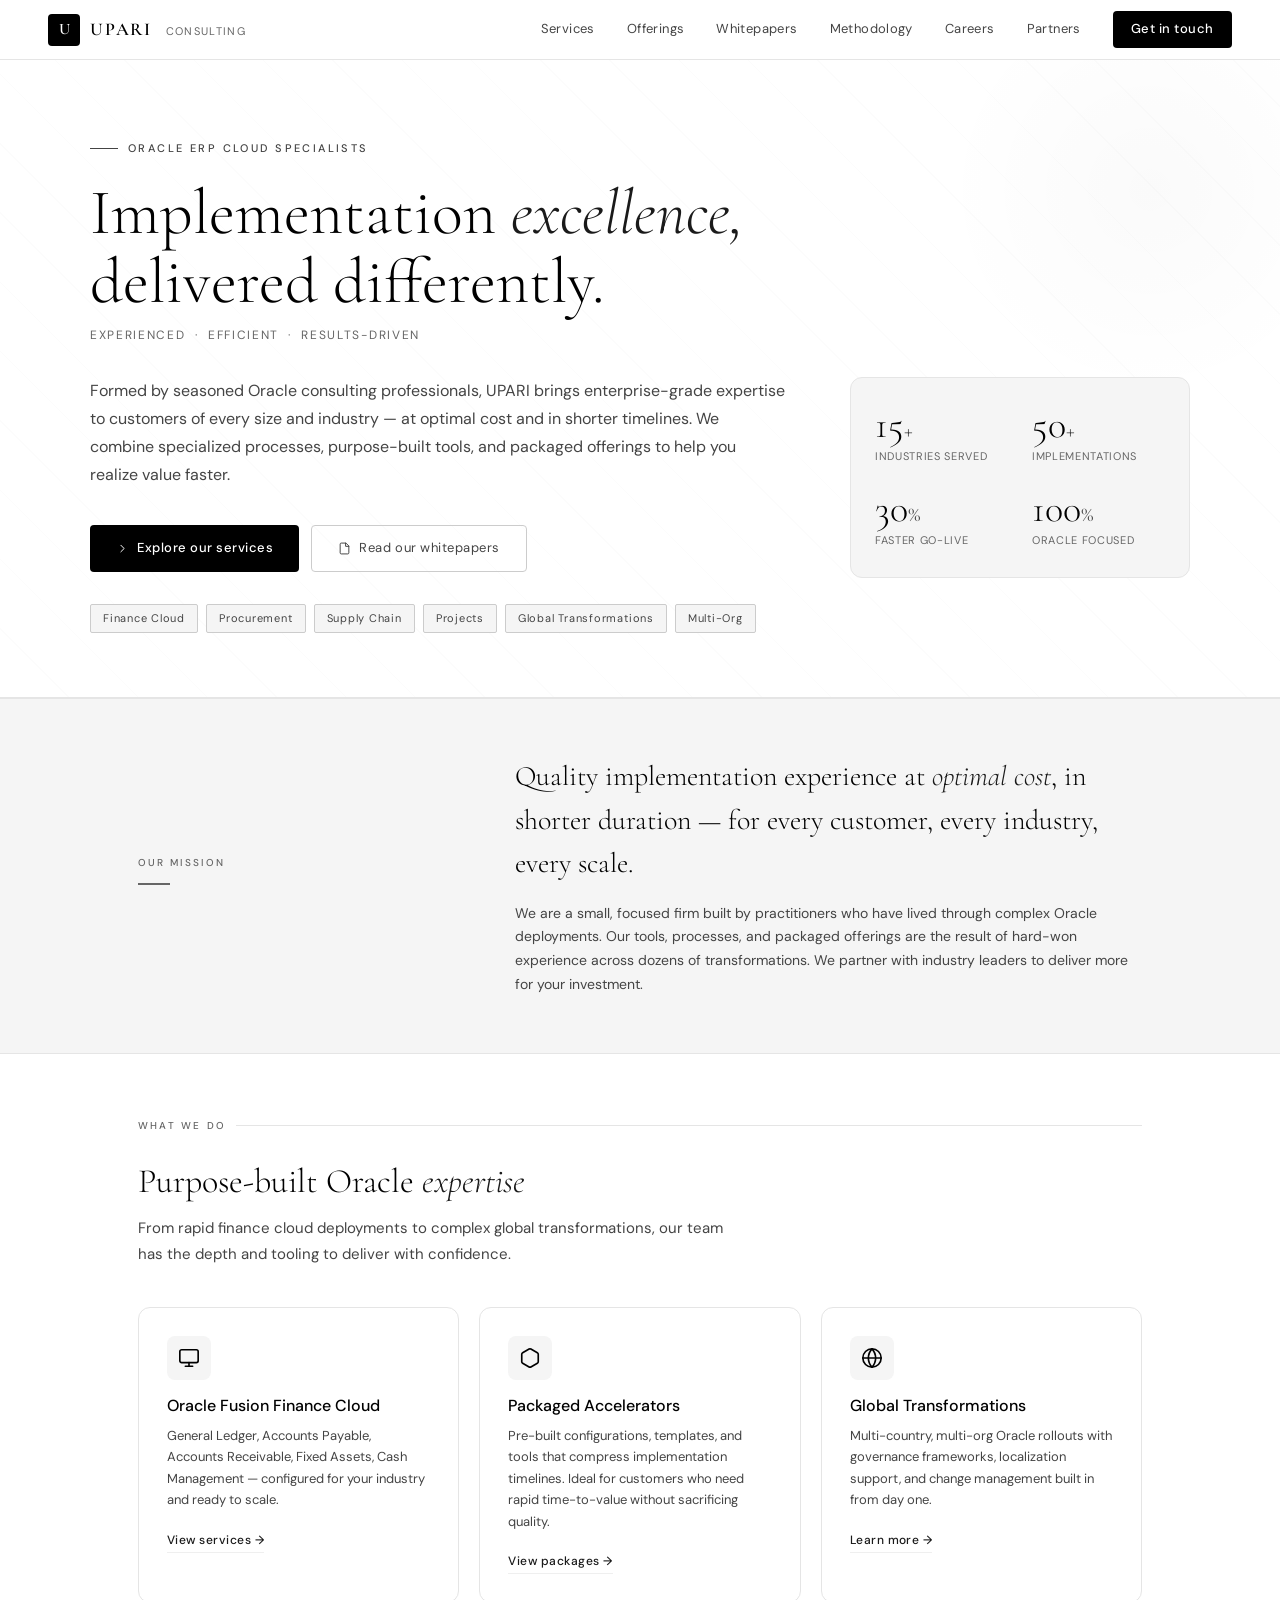
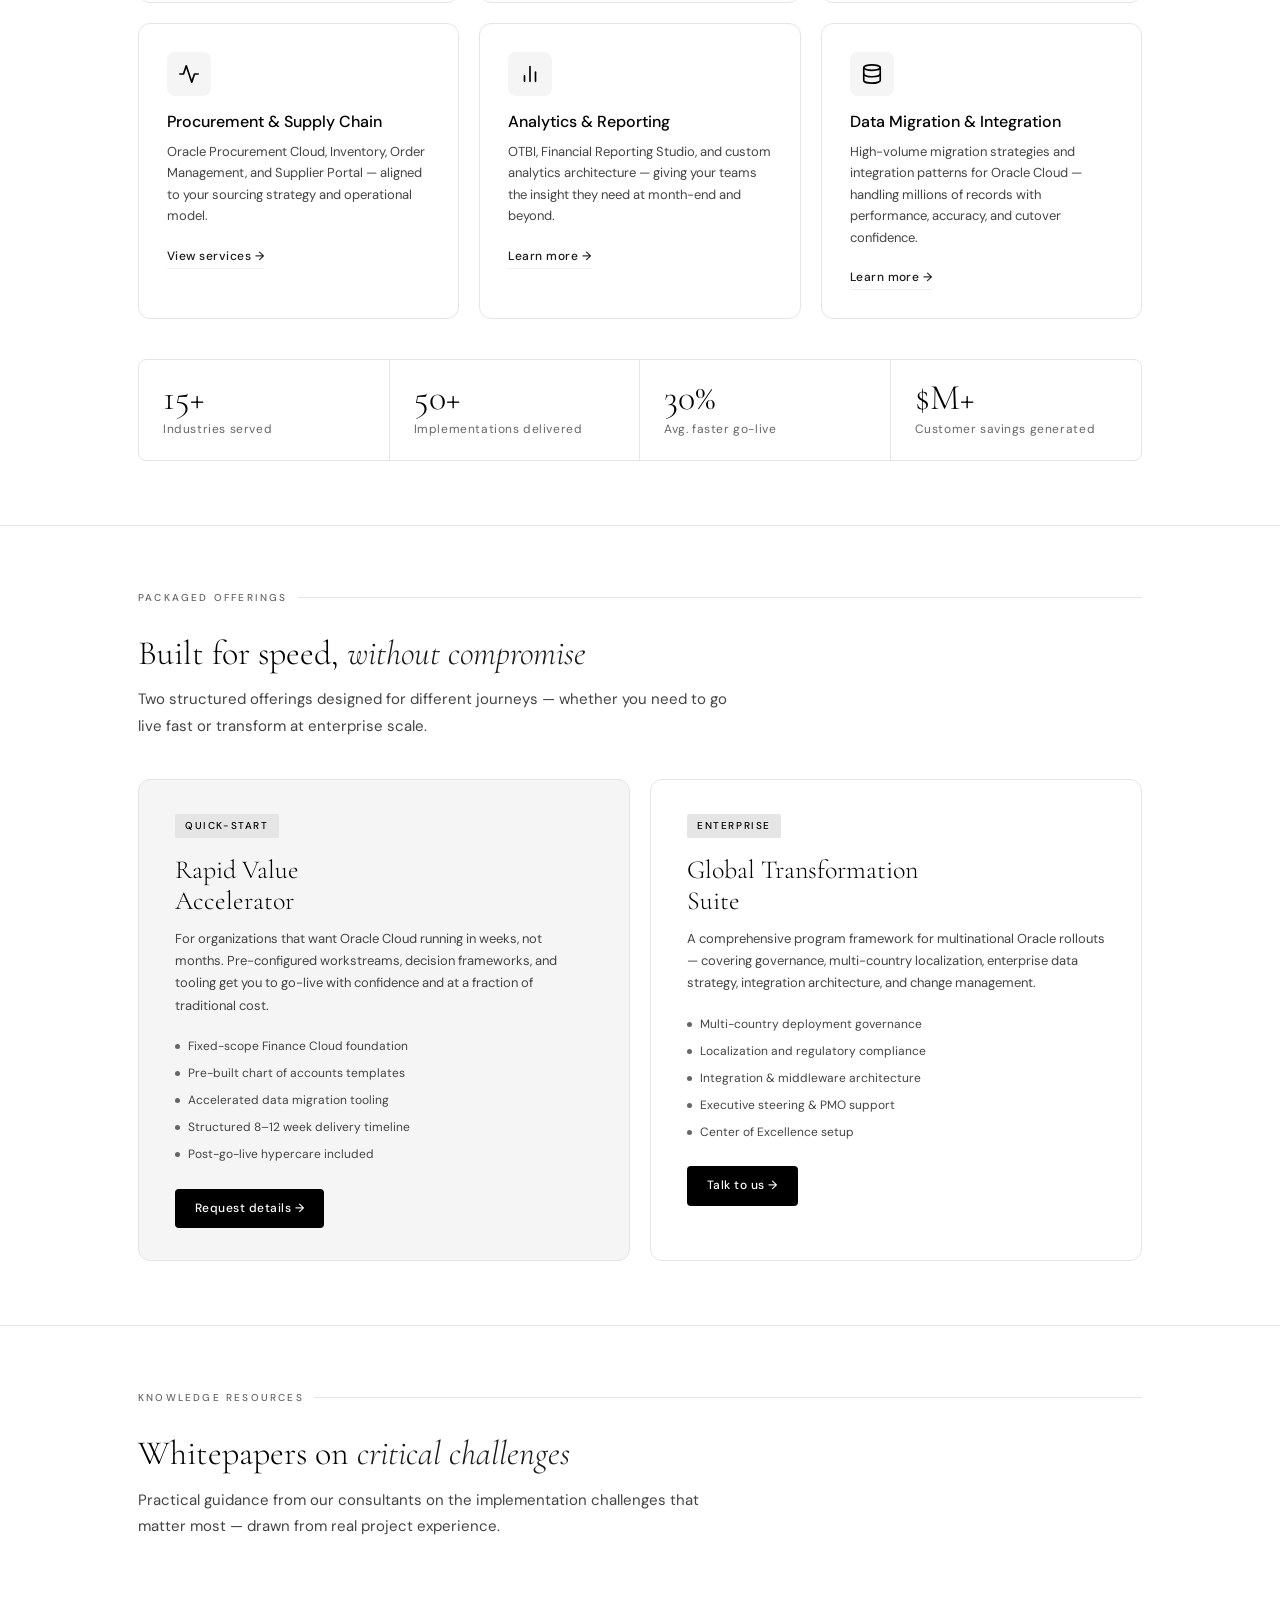
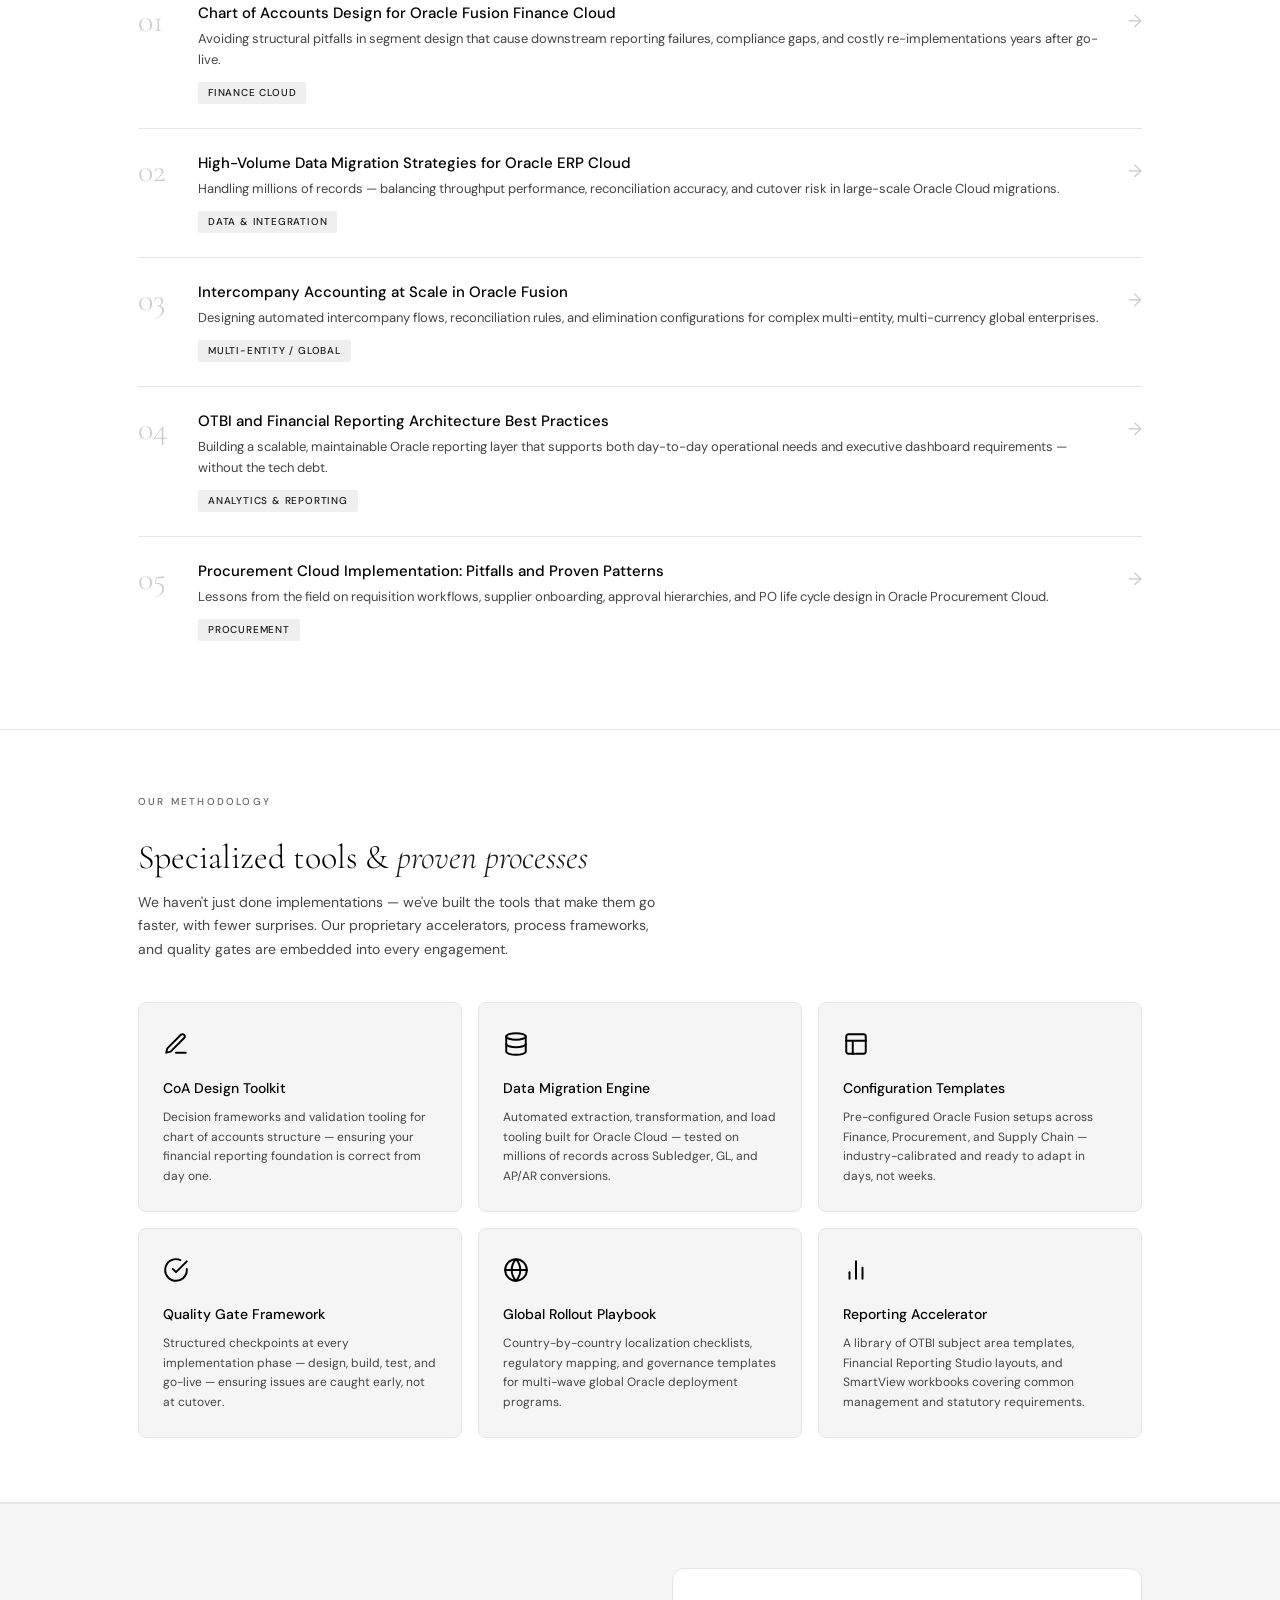
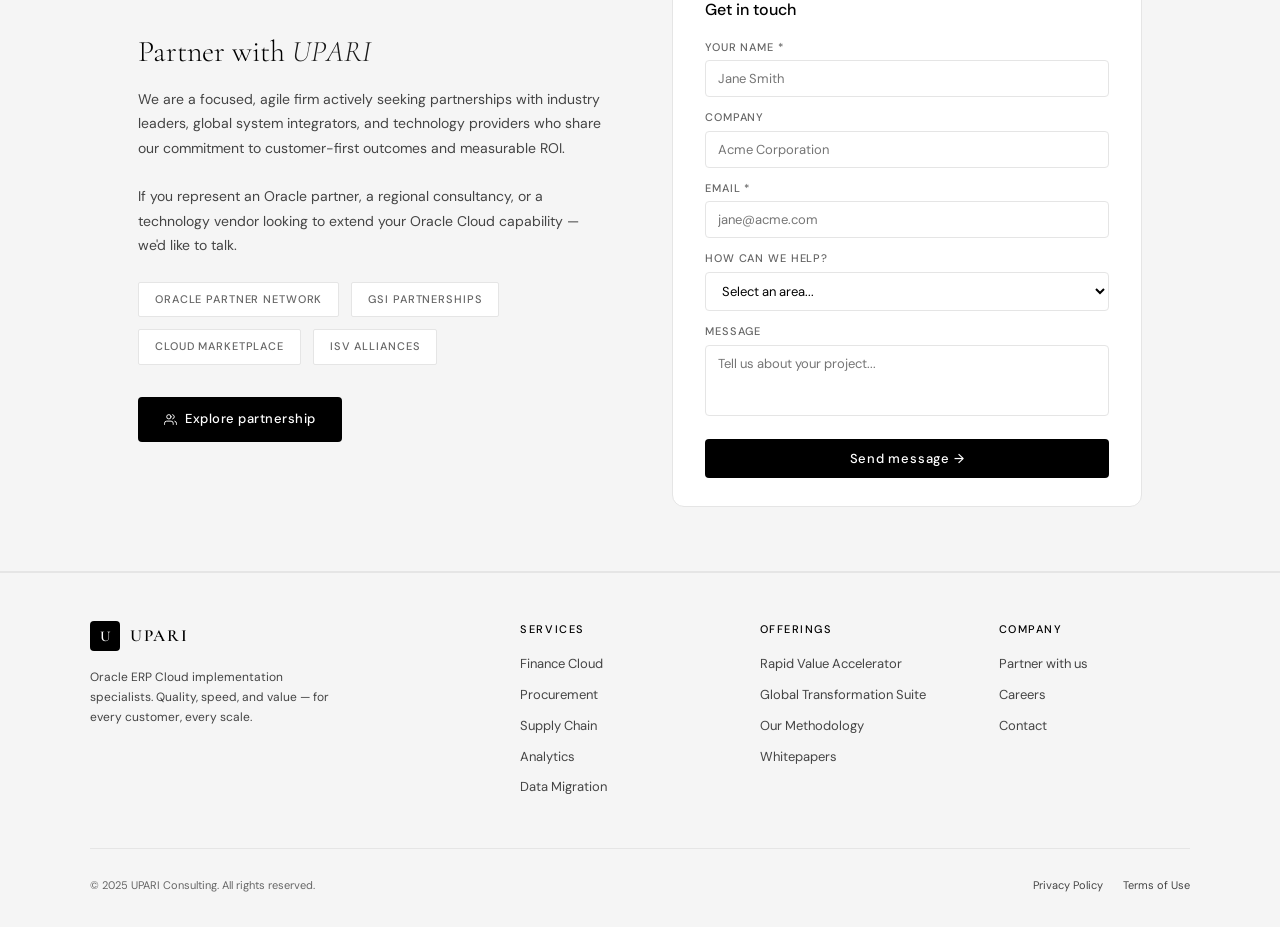
<file: index (1).html>
<!DOCTYPE html>
<html lang="en">
<head>
  <meta charset="UTF-8" />
  <meta name="viewport" content="width=device-width, initial-scale=1.0" />
  <title>UPARI Consulting — Oracle ERP Cloud Specialists</title>
  <link rel="preconnect" href="https://fonts.googleapis.com" />
  <link rel="preconnect" href="https://fonts.gstatic.com" crossorigin />
  <link href="https://fonts.googleapis.com/css2?family=Cormorant+Garamond:ital,wght@0,300;0,400;0,600;1,300;1,400&family=DM+Sans:wght@300;400;500&display=swap" rel="stylesheet" />
  <style>
    *, *::before, *::after { box-sizing: border-box; margin: 0; padding: 0; }

    :root {
      --navy-900: #000000;
      --navy-700: #1a1a1a;
      --navy-500: #333333;
      --navy-100: #efefef;
      --teal-800: #1a1a1a;
      --teal-600: #333333;
      --teal-400: #555555;
      --teal-300: #ffffff;
      --teal-100: #f4f4f5;
      --teal-50:  #fafafa;
      --amber-600: #3f3f46;
      --amber-100: #f4f4f5;
      --gray-900: #000000;
      --gray-700: #444444;
      --gray-400: #666666;
      --gray-200: #cccccc;
      --gray-100: #e5e5e5;
      --gray-50:  #f5f5f5;
      --white: #ffffff;
      --font-serif: 'Cormorant Garamond', Georgia, serif;
      --font-sans: 'DM Sans', system-ui, sans-serif;
      --radius-sm: 4px;
      --radius-md: 8px;
      --radius-lg: 12px;
    }

    html { scroll-behavior: smooth; }

    body {
      font-family: var(--font-sans);
      font-size: 15px;
      color: var(--gray-900);
      background: var(--white);
      line-height: 1.6;
      -webkit-font-smoothing: antialiased;
    }

    /* ── NAV ── */
    .nav {
      position: sticky;
      top: 0;
      z-index: 100;
      background: rgba(255,255,255,0.95);
      backdrop-filter: blur(8px);
      border-bottom: 1px solid var(--gray-100);
      padding: 0 48px;
      display: flex;
      align-items: center;
      justify-content: space-between;
      height: 60px;
    }
    .nav-brand {
      display: flex;
      align-items: center;
      gap: 10px;
      text-decoration: none;
    }
    .nav-logo {
      width: 32px;
      height: 32px;
      border-radius: var(--radius-sm);
      background: var(--navy-900);
      display: flex;
      align-items: center;
      justify-content: center;
      font-family: var(--font-serif);
      font-size: 16px;
      font-weight: 600;
      color: var(--teal-300);
    }
    .nav-name {
      font-family: var(--font-serif);
      font-size: 18px;
      font-weight: 600;
      letter-spacing: 0.1em;
      color: var(--navy-900);
    }
    .nav-name span {
      font-size: 11px;
      font-family: var(--font-sans);
      font-weight: 400;
      color: var(--gray-400);
      letter-spacing: 0.12em;
      text-transform: uppercase;
      margin-left: 8px;
      vertical-align: middle;
    }
    .nav-links {
      display: flex;
      align-items: center;
      gap: 32px;
    }
    .nav-link {
      font-size: 13px;
      font-weight: 400;
      color: var(--gray-700);
      text-decoration: none;
      letter-spacing: 0.03em;
      transition: color 0.2s;
    }
    .nav-link:hover { color: var(--navy-900); }
    .nav-cta {
      font-size: 13px;
      font-weight: 500;
      padding: 8px 18px;
      background: var(--navy-900);
      color: var(--teal-300);
      border-radius: var(--radius-sm);
      text-decoration: none;
      letter-spacing: 0.04em;
      transition: background 0.2s;
    }
    .nav-cta:hover { background: var(--navy-700); }
    .nav-mobile-toggle { display: none; cursor: pointer; font-size: 22px; color: var(--navy-900); background: none; border: none; }

    /* ── HERO ── */
    .hero {
      background: var(--white);
      border-bottom: 1px solid var(--gray-100);
      padding: 80px 48px 64px;
      position: relative;
      overflow: hidden;
    }
    .hero::before {
      content: '';
      position: absolute;
      inset: 0;
      background: repeating-linear-gradient(45deg, transparent, transparent 48px, rgba(0,0,0,0.01) 48px, rgba(0,0,0,0.01) 49px);
    }
    .hero::after {
      content: '';
      position: absolute;
      top: -80px; right: -80px;
      width: 420px; height: 420px;
      border-radius: 50%;
      background: radial-gradient(circle, rgba(0,0,0,0.02) 0%, transparent 70%);
      pointer-events: none;
    }
    .hero-inner {
      max-width: 1100px;
      margin: 0 auto;
      position: relative;
      z-index: 1;
    }
    .hero-eyebrow {
      font-size: 11px;
      font-weight: 500;
      letter-spacing: 0.22em;
      text-transform: uppercase;
      color: var(--gray-700);
      margin-bottom: 20px;
      display: flex;
      align-items: center;
      gap: 10px;
    }
    .hero-eyebrow::before {
      content: '';
      display: inline-block;
      width: 28px;
      height: 1px;
      background: var(--gray-700);
    }
    .hero h1 {
      font-family: var(--font-serif);
      font-size: clamp(40px, 6vw, 64px);
      font-weight: 300;
      line-height: 1.08;
      color: var(--navy-900);
      margin-bottom: 10px;
    }
    .hero h1 em {
      font-style: italic;
      color: var(--navy-700);
    }
    .hero-tagline {
      font-size: 12px;
      font-weight: 400;
      color: var(--gray-400);
      letter-spacing: 0.14em;
      text-transform: uppercase;
      margin-bottom: 32px;
    }
    .hero-body {
      display: grid;
      grid-template-columns: 1fr 340px;
      gap: 64px;
      align-items: start;
      margin-top: 16px;
    }
    .hero-desc {
      font-size: 16px;
      color: var(--gray-700);
      line-height: 1.75;
      margin-bottom: 36px;
    }
    .hero-cta {
      display: flex;
      gap: 12px;
      flex-wrap: wrap;
    }
    .btn-primary {
      display: inline-flex;
      align-items: center;
      gap: 8px;
      padding: 12px 26px;
      background: var(--navy-900);
      color: var(--white);
      font-size: 13px;
      font-weight: 500;
      border: none;
      border-radius: var(--radius-sm);
      cursor: pointer;
      text-decoration: none;
      letter-spacing: 0.04em;
      transition: background 0.2s, transform 0.15s;
    }
    .btn-primary:hover { background: var(--navy-700); transform: translateY(-1px); }
    .btn-ghost {
      display: inline-flex;
      align-items: center;
      gap: 8px;
      padding: 12px 26px;
      background: transparent;
      color: var(--gray-700);
      font-size: 13px;
      font-weight: 400;
      border: 1px solid var(--gray-200);
      border-radius: var(--radius-sm);
      cursor: pointer;
      text-decoration: none;
      letter-spacing: 0.04em;
      transition: border-color 0.2s, color 0.2s;
    }
    .btn-ghost:hover { border-color: var(--navy-900); color: var(--navy-900); }
    .hero-badges {
      display: flex;
      flex-wrap: wrap;
      gap: 8px;
      margin-top: 32px;
    }
    .hero-badge {
      font-size: 11px;
      font-weight: 400;
      letter-spacing: 0.07em;
      padding: 5px 12px;
      border: 1px solid var(--gray-200);
      border-radius: 2px;
      color: var(--gray-700);
      background: var(--gray-50);
    }
    .hero-stats {
      background: var(--gray-50);
      border: 1px solid var(--gray-100);
      border-radius: var(--radius-lg);
      padding: 28px 24px;
      display: grid;
      grid-template-columns: 1fr 1fr;
      gap: 24px;
    }
    .hero-stat-num {
      font-family: var(--font-serif);
      font-size: 38px;
      font-weight: 300;
      color: var(--navy-900);
      line-height: 1;
      margin-bottom: 4px;
    }
    .hero-stat-num span { color: var(--gray-700); font-size: 22px; }
    .hero-stat-label {
      font-size: 11px;
      color: var(--gray-400);
      letter-spacing: 0.06em;
      text-transform: uppercase;
    }

    /* ── SECTIONS ── */
    .section {
      padding: 64px 48px;
      max-width: 1100px;
      margin: 0 auto;
    }
    .section-full {
      padding: 64px 48px;
    }
    .section-full-inner {
      max-width: 1100px;
      margin: 0 auto;
    }
    .section-label {
      font-size: 10px;
      font-weight: 500;
      letter-spacing: 0.22em;
      text-transform: uppercase;
      color: var(--gray-400);
      margin-bottom: 28px;
      display: flex;
      align-items: center;
      gap: 10px;
    }
    .section-label::after {
      content: '';
      flex: 1;
      height: 1px;
      background: var(--gray-100);
    }
    .section-title {
      font-family: var(--font-serif);
      font-size: 34px;
      font-weight: 300;
      line-height: 1.2;
      color: var(--navy-900);
      margin-bottom: 12px;
    }
    .section-title em { font-style: italic; color: var(--navy-700); }
    .section-intro {
      font-size: 15px;
      color: var(--gray-700);
      line-height: 1.75;
      max-width: 600px;
      margin-bottom: 40px;
    }

    /* ── MISSION ── */
    .mission-band {
      background: var(--gray-50);
      border-top: 1px solid var(--gray-100);
      border-bottom: 1px solid var(--gray-100);
    }
    .mission-inner {
      max-width: 1100px;
      margin: 0 auto;
      padding: 56px 48px;
      display: grid;
      grid-template-columns: 1fr 2fr;
      gap: 64px;
      align-items: center;
    }
    .mission-label {
      font-size: 10px;
      font-weight: 500;
      letter-spacing: 0.2em;
      text-transform: uppercase;
      color: var(--gray-400);
    }
    .mission-divider {
      width: 32px;
      height: 2px;
      background: var(--gray-400);
      margin: 12px 0;
    }
    .mission-text {
      font-family: var(--font-serif);
      font-size: 28px;
      font-weight: 300;
      line-height: 1.55;
      color: var(--navy-900);
    }
    .mission-text em { font-style: italic; color: var(--navy-700); }
    .mission-sub {
      font-size: 14px;
      color: var(--gray-700);
      line-height: 1.7;
      margin-top: 16px;
    }

    /* ── SERVICES GRID ── */
    .services-grid {
      display: grid;
      grid-template-columns: repeat(3, 1fr);
      gap: 20px;
    }
    .service-card {
      border: 1px solid var(--gray-100);
      border-radius: var(--radius-lg);
      padding: 28px;
      background: var(--white);
      transition: border-color 0.2s, box-shadow 0.2s, transform 0.2s;
      text-decoration: none;
      color: inherit;
      display: block;
    }
    .service-card:hover {
      border-color: var(--navy-700);
      box-shadow: 0 4px 20px rgba(0,0,0,0.08);
      transform: translateY(-2px);
    }
    .service-icon {
      width: 44px;
      height: 44px;
      border-radius: var(--radius-md);
      display: flex;
      align-items: center;
      justify-content: center;
      margin-bottom: 16px;
      font-size: 20px;
    }
    .icon-blue  { background: var(--gray-50); color: var(--navy-900); }
    .icon-teal  { background: var(--gray-50); color: var(--navy-900); }
    .icon-amber { background: var(--gray-50); color: var(--navy-900); }
    .service-card h3 {
      font-size: 16px;
      font-weight: 500;
      color: var(--navy-900);
      margin-bottom: 8px;
      line-height: 1.3;
    }
    .service-card p {
      font-size: 13px;
      color: var(--gray-700);
      line-height: 1.65;
      margin-bottom: 16px;
    }
    .service-link {
      font-size: 12px;
      font-weight: 500;
      color: var(--navy-700);
      text-decoration: none;
      display: inline-flex;
      align-items: center;
      gap: 4px;
      letter-spacing: 0.04em;
      border-bottom: 1px solid var(--navy-100);
      padding-bottom: 2px;
      transition: border-color 0.2s;
    }
    .service-link:hover { border-color: var(--navy-700); }

    /* ── STAT BAR ── */
    .stat-bar {
      display: grid;
      grid-template-columns: repeat(4, 1fr);
      border: 1px solid var(--gray-100);
      border-radius: var(--radius-md);
      overflow: hidden;
      margin-top: 40px;
    }
    .stat-cell {
      padding: 20px 24px;
      border-right: 1px solid var(--gray-100);
    }
    .stat-cell:last-child { border-right: none; }
    .stat-num {
      font-family: var(--font-serif);
      font-size: 36px;
      font-weight: 300;
      color: var(--navy-900);
      line-height: 1;
      margin-bottom: 4px;
    }
    .stat-label {
      font-size: 12px;
      color: var(--gray-400);
      letter-spacing: 0.05em;
    }

    /* ── OFFERINGS ── */
        .offerings-band { background: var(--white); border-top: 1px solid var(--gray-100); border-bottom: 1px solid var(--gray-100); }
    .offerings-grid {
      display: grid;
      grid-template-columns: 1fr 1fr;
      gap: 20px;
      margin-top: 8px;
    }
    .offer-card {
      border-radius: var(--radius-lg);
      padding: 32px 36px;
      position: relative;
      overflow: hidden;
    }
    .offer-card.dark {
      background: var(--gray-50);
      border: 1px solid var(--gray-100);
    }
    .offer-card.light {
      background: var(--white);
      border: 1px solid var(--gray-100);
    }
    .offer-tag {
      display: inline-block;
      font-size: 10px;
      font-weight: 500;
      letter-spacing: 0.16em;
      text-transform: uppercase;
      padding: 4px 10px;
      border-radius: 2px;
      margin-bottom: 16px;
    }
    .dark .offer-tag { background: var(--gray-100); color: var(--navy-900); }
    .light .offer-tag { background: var(--gray-100); color: var(--navy-900); }
    .offer-card h3 {
      font-family: var(--font-serif);
      font-size: 26px;
      font-weight: 300;
      line-height: 1.2;
      margin-bottom: 12px;
    }
    .dark h3 { color: var(--navy-900); }
    .light h3 { color: var(--navy-900); }
    .offer-card p { font-size: 13px; line-height: 1.7; margin-bottom: 20px; }
    .dark p { color: var(--gray-700); }
    .light p { color: var(--gray-700); }
    .offer-features {
      list-style: none;
      display: flex;
      flex-direction: column;
      gap: 8px;
      margin-bottom: 24px;
    }
    .offer-features li {
      font-size: 12px;
      display: flex;
      align-items: center;
      gap: 8px;
    }
    .dark .offer-features li { color: var(--gray-700); }
    .light .offer-features li { color: var(--gray-700); }
    .offer-features li::before {
      content: '';
      width: 5px;
      height: 5px;
      border-radius: 50%;
      flex-shrink: 0;
    }
    .dark .offer-features li::before { background: var(--gray-400); }
    .light .offer-features li::before { background: var(--gray-400); }
    .btn-offer-dark {
      display: inline-flex;
      align-items: center;
      gap: 6px;
      padding: 10px 20px;
      background: var(--navy-900);
      color: var(--white);
      font-size: 12px;
      font-weight: 500;
      border-radius: var(--radius-sm);
      text-decoration: none;
      letter-spacing: 0.04em;
      transition: background 0.2s;
    }
    .btn-offer-dark:hover { background: var(--navy-700); }
    .btn-offer-light {
      display: inline-flex;
      align-items: center;
      gap: 6px;
      padding: 10px 20px;
      background: var(--navy-900);
      color: var(--white);
      font-size: 12px;
      font-weight: 500;
      border-radius: var(--radius-sm);
      text-decoration: none;
      letter-spacing: 0.04em;
      transition: background 0.2s;
    }
    .btn-offer-light:hover { background: var(--navy-700); }

    /* ── WHITEPAPERS ── */
    .wp-list { display: flex; flex-direction: column; }
    .wp-item {
      display: flex;
      align-items: flex-start;
      gap: 24px;
      padding: 24px 0;
      border-bottom: 1px solid var(--gray-100);
      text-decoration: none;
      color: inherit;
      transition: opacity 0.15s;
    }
    .wp-item:last-child { border-bottom: none; }
    .wp-item:hover { opacity: 0.7; }
    .wp-num {
      font-family: var(--font-serif);
      font-size: 32px;
      font-weight: 300;
      color: var(--gray-200);
      min-width: 36px;
      line-height: 1;
      padding-top: 2px;
    }
    .wp-info { flex: 1; }
    .wp-info h4 { font-size: 15px; font-weight: 500; color: var(--navy-900); margin-bottom: 6px; line-height: 1.35; }
    .wp-info p { font-size: 13px; color: var(--gray-700); line-height: 1.6; margin-bottom: 8px; }
    .wp-tag {
      display: inline-block;
      font-size: 10px;
      font-weight: 500;
      letter-spacing: 0.08em;
      text-transform: uppercase;
      padding: 3px 10px;
      background: var(--navy-100);
      color: var(--navy-700);
      border-radius: 2px;
    }
    .wp-arrow { color: var(--gray-200); margin-top: 4px; font-size: 18px; transition: color 0.15s, transform 0.15s; }
    .wp-item:hover .wp-arrow { color: var(--navy-700); transform: translateX(4px); }

    /* ── TOOLS & METHODOLOGY ── */
    .tools-band { background: var(--white); border-top: 1px solid var(--gray-100); border-bottom: 1px solid var(--gray-100); }
    .tools-inner { max-width: 1100px; margin: 0 auto; padding: 64px 48px; }
    .tools-label { font-size: 10px; font-weight: 500; letter-spacing: 0.22em; text-transform: uppercase; color: var(--gray-400); margin-bottom: 28px; }
    .tools-heading {
      font-family: var(--font-serif);
      font-size: 34px;
      font-weight: 300;
      color: var(--navy-900);
      margin-bottom: 12px;
      line-height: 1.2;
    }
    .tools-heading em { font-style: italic; color: var(--navy-700); }
    .tools-sub { font-size: 14px; color: var(--gray-700); max-width: 520px; line-height: 1.7; margin-bottom: 40px; }
    .tools-grid {
      display: grid;
      grid-template-columns: repeat(3, 1fr);
      gap: 16px;
    }
    .tool-card {
      background: var(--gray-50);
      border: 1px solid var(--gray-100);
      border-radius: var(--radius-md);
      padding: 24px;
      transition: background 0.2s;
    }
    .tool-card:hover { background: var(--gray-100); }
    .tool-card-icon {
      font-size: 24px;
      margin-bottom: 12px;
    }
    .tool-card-icon svg {
      color: var(--navy-900) !important;
    }
    .tool-card h4 { font-size: 14px; font-weight: 500; color: var(--navy-900); margin-bottom: 8px; }
    .tool-card p { font-size: 12px; color: var(--gray-700); line-height: 1.65; }

    /* ── PARTNER ── */
    .partner-band { background: var(--gray-50); border-top: 1px solid var(--gray-100); border-bottom: 1px solid var(--gray-100); }
    .partner-inner {
      max-width: 1100px;
      margin: 0 auto;
      padding: 64px 48px;
      display: grid;
      grid-template-columns: 1fr 1fr;
      gap: 64px;
      align-items: center;
    }
    .partner-left h2 {
      font-family: var(--font-serif);
      font-size: 30px;
      font-weight: 300;
      color: var(--navy-900);
      line-height: 1.25;
      margin-bottom: 16px;
    }
    .partner-left h2 em { font-style: italic; color: var(--navy-700); }
    .partner-left p { font-size: 14px; color: var(--gray-700); line-height: 1.75; margin-bottom: 24px; }
    .partner-logos {
      display: flex;
      flex-wrap: wrap;
      gap: 12px;
      margin-bottom: 32px;
    }
    .partner-logo-pill {
      font-size: 11px;
      font-weight: 500;
      letter-spacing: 0.08em;
      text-transform: uppercase;
      padding: 8px 16px;
      border: 1px solid var(--gray-100);
      border-radius: 2px;
      color: var(--gray-400);
      background: var(--white);
    }
    .partner-contact {
      background: var(--white);
      border: 1px solid var(--gray-100);
      border-radius: var(--radius-lg);
      padding: 28px 32px;
    }
    .partner-contact h3 {
      font-size: 16px;
      font-weight: 500;
      color: var(--navy-900);
      margin-bottom: 16px;
    }
    .contact-field {
      margin-bottom: 12px;
    }
    .contact-field label {
      display: block;
      font-size: 11px;
      font-weight: 500;
      color: var(--gray-400);
      letter-spacing: 0.08em;
      text-transform: uppercase;
      margin-bottom: 4px;
    }
    .contact-field input,
    .contact-field textarea,
    .contact-field select {
      width: 100%;
      padding: 9px 12px;
      font-family: var(--font-sans);
      font-size: 13px;
      color: var(--gray-900);
      background: var(--white);
      border: 1px solid var(--gray-100);
      border-radius: var(--radius-sm);
      outline: none;
      transition: border-color 0.2s;
      resize: none;
    }
    .contact-field input:focus,
    .contact-field textarea:focus,
    .contact-field select:focus { border-color: var(--navy-700); }
    .contact-submit {
      width: 100%;
      padding: 11px;
      background: var(--navy-900);
      color: var(--white);
      font-family: var(--font-sans);
      font-size: 13px;
      font-weight: 500;
      letter-spacing: 0.06em;
      border: none;
      border-radius: var(--radius-sm);
      cursor: pointer;
      margin-top: 4px;
      transition: background 0.2s;
    }
    .contact-submit:hover { background: var(--navy-700); }

    /* ── FOOTER ── */
    footer {
      background: var(--gray-50);
      border-top: 1px solid var(--gray-100);
      padding: 48px 48px 32px;
    }
    .footer-inner {
      max-width: 1100px;
      margin: 0 auto;
    }
    .footer-top {
      display: grid;
      grid-template-columns: 2fr 1fr 1fr 1fr;
      gap: 48px;
      padding-bottom: 40px;
      border-bottom: 1px solid var(--gray-100);
    }
    .footer-brand-block .footer-logo-row {
      display: flex;
      align-items: center;
      gap: 10px;
      margin-bottom: 16px;
    }
    .footer-logo-mark {
      width: 30px;
      height: 30px;
      border-radius: var(--radius-sm);
      background: var(--navy-900);
      display: flex;
      align-items: center;
      justify-content: center;
      font-family: var(--font-serif);
      font-size: 15px;
      font-weight: 600;
      color: var(--white);
    }
    .footer-brand-name {
      font-family: var(--font-serif);
      font-size: 17px;
      font-weight: 600;
      letter-spacing: 0.1em;
      color: var(--navy-900);
    }
    .footer-tagline {
      font-size: 12px;
      color: var(--gray-700);
      line-height: 1.7;
      max-width: 240px;
    }
    .footer-col h4 {
      font-size: 11px;
      font-weight: 500;
      letter-spacing: 0.14em;
      text-transform: uppercase;
      color: var(--navy-900);
      margin-bottom: 16px;
    }
    .footer-col a {
      display: block;
      font-size: 13px;
      color: var(--gray-700);
      text-decoration: none;
      margin-bottom: 10px;
      transition: color 0.15s;
    }
    .footer-col a:hover { color: var(--navy-900); }
    .footer-bottom {
      display: flex;
      align-items: center;
      justify-content: space-between;
      padding-top: 28px;
      flex-wrap: wrap;
      gap: 8px;
    }
    .footer-copy { font-size: 11px; color: var(--gray-400); }
    .footer-legal {
      display: flex;
      gap: 20px;
    }
    .footer-legal a { font-size: 11px; color: var(--gray-700); text-decoration: none; }
    .footer-legal a:hover { color: var(--navy-900); }

    /* ── MOBILE ── */
    @media (max-width: 900px) {
      .nav { padding: 0 20px; }
      .nav-links { display: none; }
      .nav-mobile-toggle { display: block; }
      .nav-links.open {
        display: flex;
        flex-direction: column;
        position: absolute;
        top: 60px; left: 0; right: 0;
        background: var(--white);
        padding: 16px 20px;
        border-bottom: 1px solid var(--gray-100);
        gap: 16px;
        z-index: 99;
      }
      .hero { padding: 48px 20px 40px; }
      .hero-body { grid-template-columns: 1fr; gap: 32px; }
      .hero-stats { grid-template-columns: 1fr 1fr; }
      .section, .section-full { padding: 40px 20px; }
      .section-full-inner { padding: 0; }
      .services-grid { grid-template-columns: 1fr; }
      .stat-bar { grid-template-columns: 1fr 1fr; }
      .stat-cell:nth-child(2) { border-right: none; }
      .offerings-grid { grid-template-columns: 1fr; }
      .tools-grid { grid-template-columns: 1fr; }
      .tools-inner { padding: 40px 20px; }
      .partner-inner { grid-template-columns: 1fr; gap: 32px; padding: 40px 20px; }
      .mission-inner { grid-template-columns: 1fr; gap: 20px; padding: 40px 20px; }
      footer { padding: 40px 20px 24px; }
      .footer-top { grid-template-columns: 1fr 1fr; gap: 32px; }
    }

    /* ── SCROLL FADE ── */
    .fade-in { opacity: 0; transform: translateY(18px); transition: opacity 0.55s ease, transform 0.55s ease; }
    .fade-in.visible { opacity: 1; transform: none; }

    /* ── ICONS (SVG inline) ── */
    .icon { display: inline-block; width: 1em; height: 1em; vertical-align: -0.12em; fill: none; stroke: currentColor; stroke-width: 1.8; stroke-linecap: round; stroke-linejoin: round; }
  </style>
</head>
<body>

<!-- NAV -->
<nav class="nav" id="nav">
  <a class="nav-brand" href="#">
    <div class="nav-logo">U</div>
    <span class="nav-name">UPARI <span>Consulting</span></span>
  </a>
  <div class="nav-links" id="nav-links">
    <a class="nav-link" href="services.html">Services</a>
    <a class="nav-link" href="#offerings">Offerings</a>
    <a class="nav-link" href="#whitepapers">Whitepapers</a>
    <a class="nav-link" href="#methodology">Methodology</a>
    <a class="nav-link" href="careers.html">Careers</a>
    <a class="nav-link" href="#partners">Partners</a>
    <a class="nav-cta" href="#contact">Get in touch</a>
  </div>
  <button class="nav-mobile-toggle" id="mobile-toggle" aria-label="Toggle menu">&#9776;</button>
</nav>

<!-- HERO -->
<section class="hero">
  <div class="hero-inner">
    <div class="hero-eyebrow">Oracle ERP Cloud Specialists</div>
    <h1>Implementation <em>excellence,</em><br>delivered differently.</h1>
    <p class="hero-tagline">Experienced &nbsp;·&nbsp; Efficient &nbsp;·&nbsp; Results-driven</p>
    <div class="hero-body">
      <div>
        <p class="hero-desc">
          Formed by seasoned Oracle consulting professionals, UPARI brings enterprise-grade expertise to customers of every size and industry — at optimal cost and in shorter timelines. We combine specialized processes, purpose-built tools, and packaged offerings to help you realize value faster.
        </p>
        <div class="hero-cta">
          <a class="btn-primary" href="#services">
            <svg class="icon" viewBox="0 0 24 24"><polyline points="9 18 15 12 9 6"/></svg>
            Explore our services
          </a>
          <a class="btn-ghost" href="#whitepapers">
            <svg class="icon" viewBox="0 0 24 24"><path d="M14 2H6a2 2 0 0 0-2 2v16a2 2 0 0 0 2 2h12a2 2 0 0 0 2-2V8z"/><polyline points="14 2 14 8 20 8"/></svg>
            Read our whitepapers
          </a>
        </div>
        <div class="hero-badges">
          <span class="hero-badge">Finance Cloud</span>
          <span class="hero-badge">Procurement</span>
          <span class="hero-badge">Supply Chain</span>
          <span class="hero-badge">Projects</span>
          <span class="hero-badge">Global Transformations</span>
          <span class="hero-badge">Multi-Org</span>
        </div>
      </div>
      <div class="hero-stats">
        <div>
          <div class="hero-stat-num">15<span>+</span></div>
          <div class="hero-stat-label">Industries served</div>
        </div>
        <div>
          <div class="hero-stat-num">50<span>+</span></div>
          <div class="hero-stat-label">Implementations</div>
        </div>
        <div>
          <div class="hero-stat-num">30<span>%</span></div>
          <div class="hero-stat-label">Faster go-live</div>
        </div>
        <div>
          <div class="hero-stat-num">100<span>%</span></div>
          <div class="hero-stat-label">Oracle focused</div>
        </div>
      </div>
    </div>
  </div>
</section>

<!-- MISSION -->
<div class="mission-band">
  <div class="mission-inner">
    <div>
      <div class="mission-label">Our mission</div>
      <div class="mission-divider"></div>
    </div>
    <div>
      <p class="mission-text">Quality implementation experience at <em>optimal cost</em>, in shorter duration — for every customer, every industry, every scale.</p>
      <p class="mission-sub">We are a small, focused firm built by practitioners who have lived through complex Oracle deployments. Our tools, processes, and packaged offerings are the result of hard-won experience across dozens of transformations. We partner with industry leaders to deliver more for your investment.</p>
    </div>
  </div>
</div>

<!-- SERVICES -->
<div id="technologies" style="position: relative; top: -60px;"></div>
<div class="section fade-in" id="services">
  <div class="section-label">What we do</div>
  <h2 class="section-title">Purpose-built Oracle <em>expertise</em></h2>
  <p class="section-intro">From rapid finance cloud deployments to complex global transformations, our team has the depth and tooling to deliver with confidence.</p>
  <div class="services-grid">
    <a class="service-card" href="services.html">
      <div class="service-icon icon-blue">
        <svg class="icon" style="width:22px;height:22px" viewBox="0 0 24 24"><rect x="2" y="3" width="20" height="14" rx="2"/><line x1="8" y1="21" x2="16" y2="21"/><line x1="12" y1="17" x2="12" y2="21"/></svg>
      </div>
      <h3>Oracle Fusion Finance Cloud</h3>
      <p>General Ledger, Accounts Payable, Accounts Receivable, Fixed Assets, Cash Management — configured for your industry and ready to scale.</p>
      <span class="service-link">View services →</span>
    </a>
    <a class="service-card" href="#offerings">
      <div class="service-icon icon-teal">
        <svg class="icon" style="width:22px;height:22px" viewBox="0 0 24 24"><path d="M21 16V8a2 2 0 0 0-1-1.73l-7-4a2 2 0 0 0-2 0l-7 4A2 2 0 0 0 3 8v8a2 2 0 0 0 1 1.73l7 4a2 2 0 0 0 2 0l7-4A2 2 0 0 0 21 16z"/></svg>
      </div>
      <h3>Packaged Accelerators</h3>
      <p>Pre-built configurations, templates, and tools that compress implementation timelines. Ideal for customers who need rapid time-to-value without sacrificing quality.</p>
      <span class="service-link">View packages →</span>
    </a>
    <a class="service-card" href="services.html">
      <div class="service-icon icon-amber">
        <svg class="icon" style="width:22px;height:22px" viewBox="0 0 24 24"><circle cx="12" cy="12" r="10"/><line x1="2" y1="12" x2="22" y2="12"/><path d="M12 2a15.3 15.3 0 0 1 4 10 15.3 15.3 0 0 1-4 10 15.3 15.3 0 0 1-4-10 15.3 15.3 0 0 1 4-10z"/></svg>
      </div>
      <h3>Global Transformations</h3>
      <p>Multi-country, multi-org Oracle rollouts with governance frameworks, localization support, and change management built in from day one.</p>
      <span class="service-link">Learn more →</span>
    </a>
    <a class="service-card" href="services.html">
      <div class="service-icon icon-blue">
        <svg class="icon" style="width:22px;height:22px" viewBox="0 0 24 24"><polyline points="22 12 18 12 15 21 9 3 6 12 2 12"/></svg>
      </div>
      <h3>Procurement & Supply Chain</h3>
      <p>Oracle Procurement Cloud, Inventory, Order Management, and Supplier Portal — aligned to your sourcing strategy and operational model.</p>
      <span class="service-link">View services →</span>
    </a>
    <a class="service-card" href="services.html">
      <div class="service-icon icon-teal">
        <svg class="icon" style="width:22px;height:22px" viewBox="0 0 24 24"><line x1="18" y1="20" x2="18" y2="10"/><line x1="12" y1="20" x2="12" y2="4"/><line x1="6" y1="20" x2="6" y2="14"/></svg>
      </div>
      <h3>Analytics & Reporting</h3>
      <p>OTBI, Financial Reporting Studio, and custom analytics architecture — giving your teams the insight they need at month-end and beyond.</p>
      <span class="service-link">Learn more →</span>
    </a>
    <a class="service-card" href="services.html">
      <div class="service-icon icon-amber">
        <svg class="icon" style="width:22px;height:22px" viewBox="0 0 24 24"><ellipse cx="12" cy="5" rx="9" ry="3"/><path d="M21 12c0 1.66-4 3-9 3s-9-1.34-9-3"/><path d="M3 5v14c0 1.66 4 3 9 3s9-1.34 9-3V5"/></svg>
      </div>
      <h3>Data Migration & Integration</h3>
      <p>High-volume migration strategies and integration patterns for Oracle Cloud — handling millions of records with performance, accuracy, and cutover confidence.</p>
      <span class="service-link">Learn more →</span>
    </a>
  </div>
  <div class="stat-bar">
    <div class="stat-cell">
      <div class="stat-num">15+</div>
      <div class="stat-label">Industries served</div>
    </div>
    <div class="stat-cell">
      <div class="stat-num">50+</div>
      <div class="stat-label">Implementations delivered</div>
    </div>
    <div class="stat-cell">
      <div class="stat-num">30%</div>
      <div class="stat-label">Avg. faster go-live</div>
    </div>
    <div class="stat-cell">
      <div class="stat-num">$M+</div>
      <div class="stat-label">Customer savings generated</div>
    </div>
  </div>
</div>

<!-- OFFERINGS -->
<div class="offerings-band" id="offerings">
  <div class="section-full-inner section fade-in">
    <div class="section-label">Packaged offerings</div>
    <h2 class="section-title">Built for speed, <em>without compromise</em></h2>
    <p class="section-intro">Two structured offerings designed for different journeys — whether you need to go live fast or transform at enterprise scale.</p>
    <div class="offerings-grid">
      <div class="offer-card dark">
        <span class="offer-tag">Quick-start</span>
        <h3>Rapid Value<br>Accelerator</h3>
        <p>For organizations that want Oracle Cloud running in weeks, not months. Pre-configured workstreams, decision frameworks, and tooling get you to go-live with confidence and at a fraction of traditional cost.</p>
        <ul class="offer-features">
          <li>Fixed-scope Finance Cloud foundation</li>
          <li>Pre-built chart of accounts templates</li>
          <li>Accelerated data migration tooling</li>
          <li>Structured 8–12 week delivery timeline</li>
          <li>Post-go-live hypercare included</li>
        </ul>
        <a class="btn-offer-dark" href="#contact">Request details →</a>
      </div>
      <div class="offer-card light">
        <span class="offer-tag">Enterprise</span>
        <h3>Global Transformation<br>Suite</h3>
        <p>A comprehensive program framework for multinational Oracle rollouts — covering governance, multi-country localization, enterprise data strategy, integration architecture, and change management.</p>
        <ul class="offer-features">
          <li>Multi-country deployment governance</li>
          <li>Localization and regulatory compliance</li>
          <li>Integration & middleware architecture</li>
          <li>Executive steering & PMO support</li>
          <li>Center of Excellence setup</li>
        </ul>
        <a class="btn-offer-light" href="#contact">Talk to us →</a>
      </div>
    </div>
  </div>
</div>

<!-- WHITEPAPERS -->
<div id="resources" style="position: relative; top: -60px;"></div>
<div class="section fade-in" id="whitepapers">
  <div class="section-label">Knowledge resources</div>
  <h2 class="section-title">Whitepapers on <em>critical challenges</em></h2>
  <p class="section-intro">Practical guidance from our consultants on the implementation challenges that matter most — drawn from real project experience.</p>
  <div class="wp-list">
    <a class="wp-item" href="#contact">
      <div class="wp-num">01</div>
      <div class="wp-info">
        <h4>Chart of Accounts Design for Oracle Fusion Finance Cloud</h4>
        <p>Avoiding structural pitfalls in segment design that cause downstream reporting failures, compliance gaps, and costly re-implementations years after go-live.</p>
        <span class="wp-tag">Finance Cloud</span>
      </div>
      <span class="wp-arrow">→</span>
    </a>
    <a class="wp-item" href="#contact">
      <div class="wp-num">02</div>
      <div class="wp-info">
        <h4>High-Volume Data Migration Strategies for Oracle ERP Cloud</h4>
        <p>Handling millions of records — balancing throughput performance, reconciliation accuracy, and cutover risk in large-scale Oracle Cloud migrations.</p>
        <span class="wp-tag">Data & Integration</span>
      </div>
      <span class="wp-arrow">→</span>
    </a>
    <a class="wp-item" href="#contact">
      <div class="wp-num">03</div>
      <div class="wp-info">
        <h4>Intercompany Accounting at Scale in Oracle Fusion</h4>
        <p>Designing automated intercompany flows, reconciliation rules, and elimination configurations for complex multi-entity, multi-currency global enterprises.</p>
        <span class="wp-tag">Multi-Entity / Global</span>
      </div>
      <span class="wp-arrow">→</span>
    </a>
    <a class="wp-item" href="#contact">
      <div class="wp-num">04</div>
      <div class="wp-info">
        <h4>OTBI and Financial Reporting Architecture Best Practices</h4>
        <p>Building a scalable, maintainable Oracle reporting layer that supports both day-to-day operational needs and executive dashboard requirements — without the tech debt.</p>
        <span class="wp-tag">Analytics & Reporting</span>
      </div>
      <span class="wp-arrow">→</span>
    </a>
    <a class="wp-item" href="#contact">
      <div class="wp-num">05</div>
      <div class="wp-info">
        <h4>Procurement Cloud Implementation: Pitfalls and Proven Patterns</h4>
        <p>Lessons from the field on requisition workflows, supplier onboarding, approval hierarchies, and PO life cycle design in Oracle Procurement Cloud.</p>
        <span class="wp-tag">Procurement</span>
      </div>
      <span class="wp-arrow">→</span>
    </a>
  </div>
</div>

<!-- TOOLS & METHODOLOGY -->
<div class="tools-band" id="methodology">
  <div class="tools-inner fade-in">
    <div class="tools-label">Our methodology</div>
    <h2 class="tools-heading">Specialized tools &amp; <em>proven processes</em></h2>
    <p class="tools-sub">We haven't just done implementations — we've built the tools that make them go faster, with fewer surprises. Our proprietary accelerators, process frameworks, and quality gates are embedded into every engagement.</p>
    <div class="tools-grid">
      <div class="tool-card">
        <div class="tool-card-icon">
          <svg class="icon" style="width:26px;height:26px;color:var(--teal-300)" viewBox="0 0 24 24"><path d="M12 20h9"/><path d="M16.5 3.5a2.121 2.121 0 0 1 3 3L7 19l-4 1 1-4L16.5 3.5z"/></svg>
        </div>
        <h4>CoA Design Toolkit</h4>
        <p>Decision frameworks and validation tooling for chart of accounts structure — ensuring your financial reporting foundation is correct from day one.</p>
      </div>
      <div class="tool-card">
        <div class="tool-card-icon">
          <svg class="icon" style="width:26px;height:26px;color:var(--teal-300)" viewBox="0 0 24 24"><ellipse cx="12" cy="5" rx="9" ry="3"/><path d="M21 12c0 1.66-4 3-9 3s-9-1.34-9-3"/><path d="M3 5v14c0 1.66 4 3 9 3s9-1.34 9-3V5"/></svg>
        </div>
        <h4>Data Migration Engine</h4>
        <p>Automated extraction, transformation, and load tooling built for Oracle Cloud — tested on millions of records across Subledger, GL, and AP/AR conversions.</p>
      </div>
      <div class="tool-card">
        <div class="tool-card-icon">
          <svg class="icon" style="width:26px;height:26px;color:var(--teal-300)" viewBox="0 0 24 24"><rect x="3" y="3" width="18" height="18" rx="2"/><path d="M3 9h18M9 21V9"/></svg>
        </div>
        <h4>Configuration Templates</h4>
        <p>Pre-configured Oracle Fusion setups across Finance, Procurement, and Supply Chain — industry-calibrated and ready to adapt in days, not weeks.</p>
      </div>
      <div class="tool-card">
        <div class="tool-card-icon">
          <svg class="icon" style="width:26px;height:26px;color:var(--teal-300)" viewBox="0 0 24 24"><path d="M22 11.08V12a10 10 0 1 1-5.93-9.14"/><polyline points="22 4 12 14.01 9 11.01"/></svg>
        </div>
        <h4>Quality Gate Framework</h4>
        <p>Structured checkpoints at every implementation phase — design, build, test, and go-live — ensuring issues are caught early, not at cutover.</p>
      </div>
      <div class="tool-card">
        <div class="tool-card-icon">
          <svg class="icon" style="width:26px;height:26px;color:var(--teal-300)" viewBox="0 0 24 24"><circle cx="12" cy="12" r="10"/><line x1="2" y1="12" x2="22" y2="12"/><path d="M12 2a15.3 15.3 0 0 1 4 10 15.3 15.3 0 0 1-4 10 15.3 15.3 0 0 1-4-10 15.3 15.3 0 0 1 4-10z"/></svg>
        </div>
        <h4>Global Rollout Playbook</h4>
        <p>Country-by-country localization checklists, regulatory mapping, and governance templates for multi-wave global Oracle deployment programs.</p>
      </div>
      <div class="tool-card">
        <div class="tool-card-icon">
          <svg class="icon" style="width:26px;height:26px;color:var(--teal-300)" viewBox="0 0 24 24"><line x1="18" y1="20" x2="18" y2="10"/><line x1="12" y1="20" x2="12" y2="4"/><line x1="6" y1="20" x2="6" y2="14"/></svg>
        </div>
        <h4>Reporting Accelerator</h4>
        <p>A library of OTBI subject area templates, Financial Reporting Studio layouts, and SmartView workbooks covering common management and statutory requirements.</p>
      </div>
    </div>
  </div>
</div>

<!-- PARTNER / CONTACT -->
<div class="partner-band" id="partners">
  <div class="partner-inner fade-in">
    <div class="partner-left">
      <h2>Partner with <em>UPARI</em></h2>
      <p>We are a focused, agile firm actively seeking partnerships with industry leaders, global system integrators, and technology providers who share our commitment to customer-first outcomes and measurable ROI.</p>
      <p>If you represent an Oracle partner, a regional consultancy, or a technology vendor looking to extend your Oracle Cloud capability — we'd like to talk.</p>
      <div class="partner-logos">
        <div class="partner-logo-pill">Oracle Partner Network</div>
        <div class="partner-logo-pill">GSI Partnerships</div>
        <div class="partner-logo-pill">Cloud Marketplace</div>
        <div class="partner-logo-pill">ISV Alliances</div>
      </div>
      <a class="btn-primary" href="#contact" style="background: var(--navy-900); color: var(--teal-300);">
        <svg class="icon" viewBox="0 0 24 24"><path d="M17 21v-2a4 4 0 0 0-4-4H5a4 4 0 0 0-4 4v2"/><circle cx="9" cy="7" r="4"/><path d="M23 21v-2a4 4 0 0 0-3-3.87"/><path d="M16 3.13a4 4 0 0 1 0 7.75"/></svg>
        Explore partnership
      </a>
    </div>
    <div class="partner-contact" id="contact">
      <h3>Get in touch</h3>
      <div id="contactFormContent">
        <div class="contact-field">
          <label>Your name *</label>
          <input type="text" id="c-name" placeholder="Jane Smith" required />
        </div>
        <div class="contact-field">
          <label>Company</label>
          <input type="text" id="c-company" placeholder="Acme Corporation" />
        </div>
        <div class="contact-field">
          <label>Email *</label>
          <input type="email" id="c-email" placeholder="jane@acme.com" required />
        </div>
        <div class="contact-field">
          <label>How can we help?</label>
          <select id="c-help">
            <option value="">Select an area...</option>
            <option>Oracle Finance Cloud Implementation</option>
            <option>Packaged Offering — Rapid Value Accelerator</option>
            <option>Global Transformation Program</option>
            <option>Data Migration / Integration</option>
            <option>Reporting & Analytics</option>
            <option>Partnership Inquiry</option>
            <option>Whitepaper Request</option>
          </select>
        </div>
        <div class="contact-field">
          <label>Message</label>
          <textarea id="c-msg" rows="3" placeholder="Tell us about your project..."></textarea>
        </div>
        <!-- Honeypot -->
        <input type="text" name="website" class="hp-field" id="c-hp" style="display:none" tabindex="-1" autocomplete="off">
        <button class="contact-submit" id="contactSubmitBtn" onclick="handleContactSubmit()">Send message →</button>
      </div>
      <div id="contactSuccess" style="display:none; color: var(--teal-600); font-weight: 500; text-align: center; padding: 24px 0; font-size: 15px;">
        ✓ &nbsp; Thank you! We'll be in touch shortly.
      </div>
    </div>
  </div>
</div>

<!-- FOOTER -->
<footer>
  <div class="footer-inner">
    <div class="footer-top">
      <div class="footer-brand-block">
        <div class="footer-logo-row">
          <div class="footer-logo-mark">U</div>
          <span class="footer-brand-name">UPARI</span>
        </div>
        <p class="footer-tagline">Oracle ERP Cloud implementation specialists. Quality, speed, and value — for every customer, every scale.</p>
      </div>
      <div class="footer-col">
        <h4>Services</h4>
        <a href="services.html">Finance Cloud</a>
        <a href="services.html">Procurement</a>
        <a href="services.html">Supply Chain</a>
        <a href="services.html">Analytics</a>
        <a href="services.html">Data Migration</a>
      </div>
      <div class="footer-col">
        <h4>Offerings</h4>
        <a href="#offerings">Rapid Value Accelerator</a>
        <a href="#offerings">Global Transformation Suite</a>
        <a href="#methodology">Our Methodology</a>
        <a href="#whitepapers">Whitepapers</a>
      </div>
      <div class="footer-col">
        <h4>Company</h4>
        <a href="#partners">Partner with us</a>
        <a href="careers.html">Careers</a>
        <a href="#contact">Contact</a>
      </div>
    </div>
    <div class="footer-bottom">
      <span class="footer-copy">© 2025 UPARI Consulting. All rights reserved.</span>
      <div class="footer-legal">
        <a href="#">Privacy Policy</a>
        <a href="#">Terms of Use</a>
      </div>
    </div>
  </div>
</footer>

<script>
  // Mobile nav toggle
  document.getElementById('mobile-toggle').addEventListener('click', function() {
    var links = document.getElementById('nav-links');
    links.classList.toggle('open');
  });

  // Scroll fade-in observer
  var fadeEls = document.querySelectorAll('.fade-in');
  var observer = new IntersectionObserver(function(entries) {
    entries.forEach(function(entry) {
      if (entry.isIntersecting) {
        entry.target.classList.add('visible');
        observer.unobserve(entry.target);
      }
    });
  }, { threshold: 0.12 });
  fadeEls.forEach(function(el) { observer.observe(el); });

  // Sticky nav shadow on scroll
  window.addEventListener('scroll', function() {
    var nav = document.getElementById('nav');
    if (window.scrollY > 10) {
      nav.style.boxShadow = '0 2px 16px rgba(0,0,0,0.07)';
    } else {
      nav.style.boxShadow = 'none';
    }
  });

  // Web3Forms configuration
  const W3F_KEY = '84c6cb0d-45c5-4162-b09b-b07edf016558';

  function sanitize(str) {
    const map = { '<': '&lt;', '>': '&gt;', '&': '&amp;', '"': '&quot;', "'": "&#39;", '`': '&#96;', '/': '&#47;' };
    return String(str || '').replace(/[<>&"'`/]/g, c => map[c] || c);
  }

  function isValidEmail(email) {
    return /^[^\s@]+@[^\s@]+\.[^\s@]+$/.test(email);
  }

  async function handleContactSubmit() {
    const name = document.getElementById('c-name').value.trim();
    const company = document.getElementById('c-company').value.trim();
    const email = document.getElementById('c-email').value.trim();
    const help = document.getElementById('c-help').value;
    const msg = document.getElementById('c-msg').value.trim();
    const hp = document.getElementById('c-hp').value;

    if (hp) {
      console.log('Spam blocked');
      return;
    }

    if (!name) {
      alert('Please enter your name.');
      return;
    }
    if (!email || !isValidEmail(email)) {
      alert('Please enter a valid email address.');
      return;
    }

    const btn = document.getElementById('contactSubmitBtn');
    btn.disabled = true;
    btn.textContent = 'Sending...';

    const parts = [];
    if (company) parts.push('Company: ' + company);
    if (help) parts.push('Inquiry Area: ' + help);
    parts.push('');
    parts.push(msg || '(No message)');

    const payload = {
      access_key: W3F_KEY,
      subject: 'New Enquiry (Home) – Upari Consulting',
      name: sanitize(name),
      email: sanitize(email),
      from_name: sanitize(name),
      message: parts.map(s => sanitize(s)).join('\n')
    };

    try {
      const res = await fetch('https://api.web3forms.com/submit', {
        method: 'POST',
        headers: { 'Content-Type': 'application/json', Accept: 'application/json' },
        body: JSON.stringify(payload)
      });
      const data = await res.json();
      if (data.success) {
        document.getElementById('contactFormContent').style.display = 'none';
        document.getElementById('contactSuccess').style.display = 'block';
      } else {
        alert(data.message || 'Could not send. Please try again.');
        btn.disabled = false;
        btn.textContent = 'Send message →';
      }
    } catch (e) {
      alert('Network error. Please try again.');
      btn.disabled = false;
      btn.textContent = 'Send message →';
    }
  }
</script>
</body>
</html>
</file>
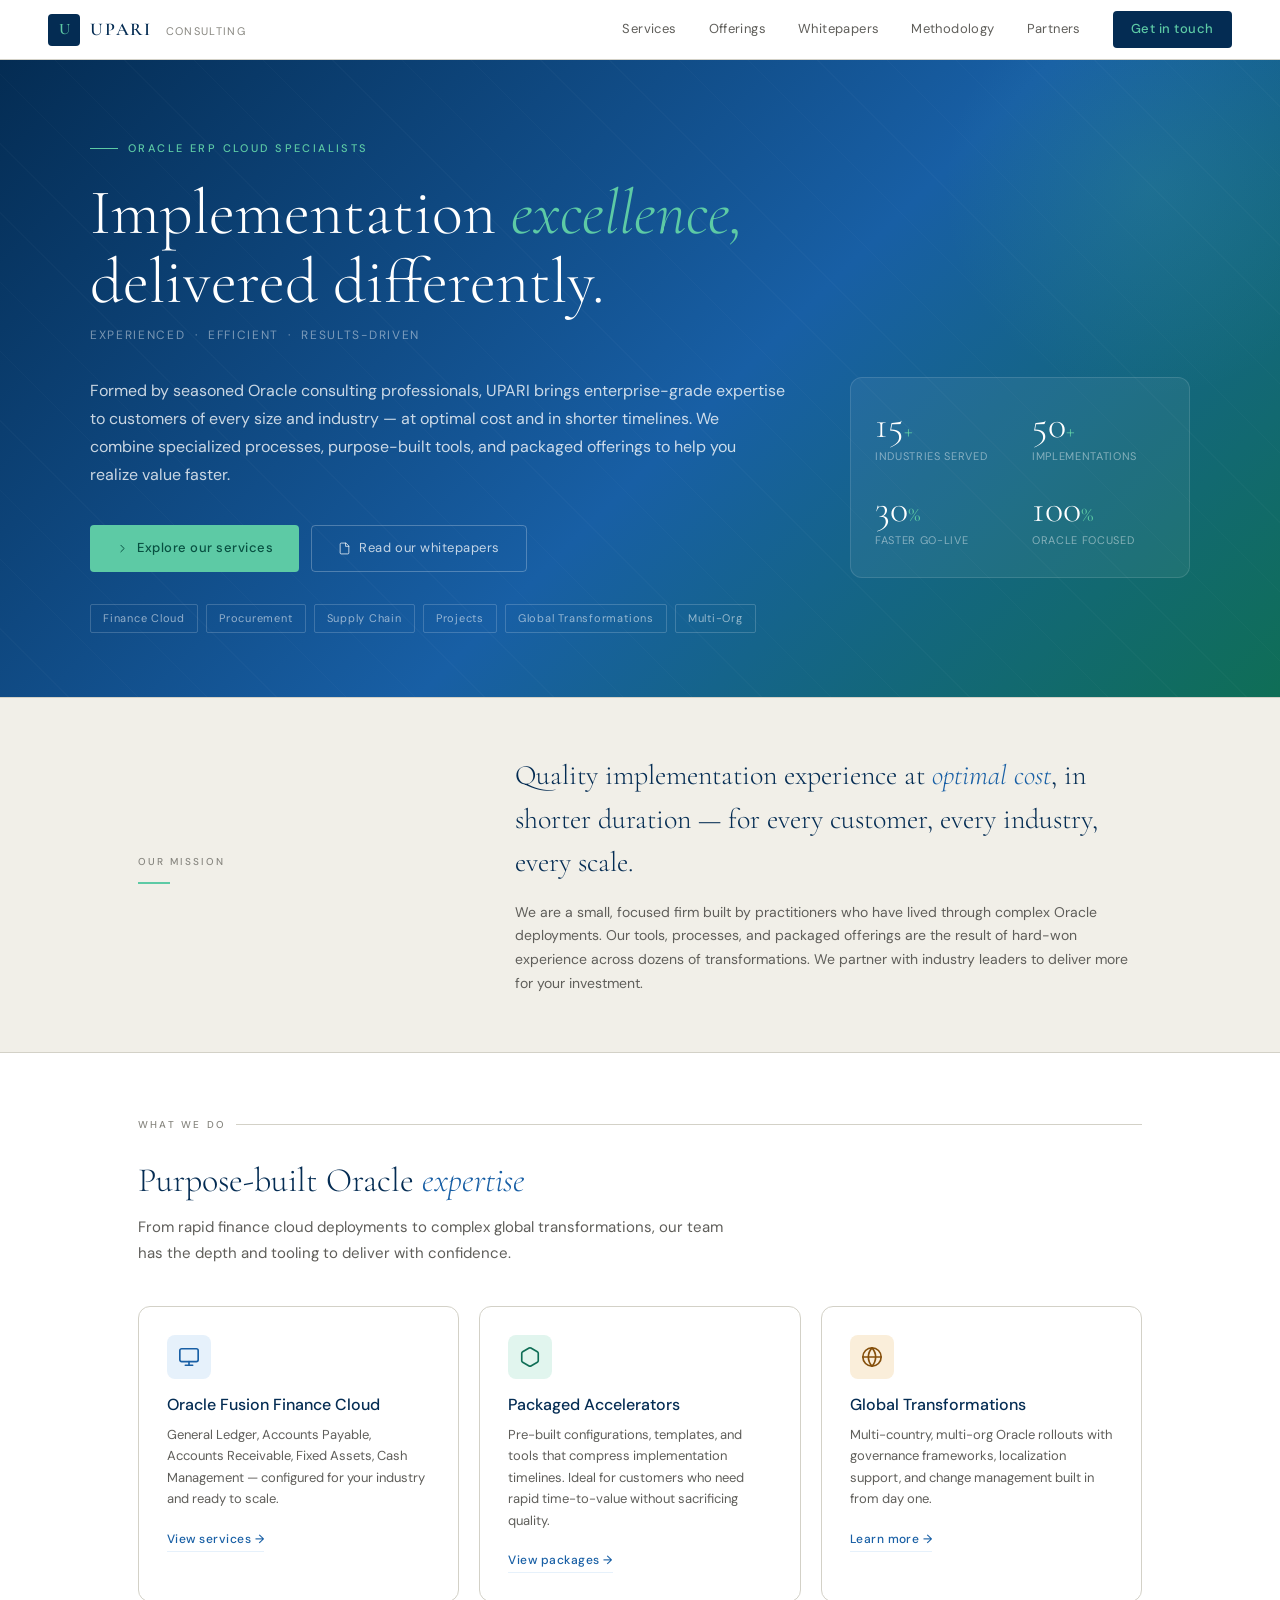
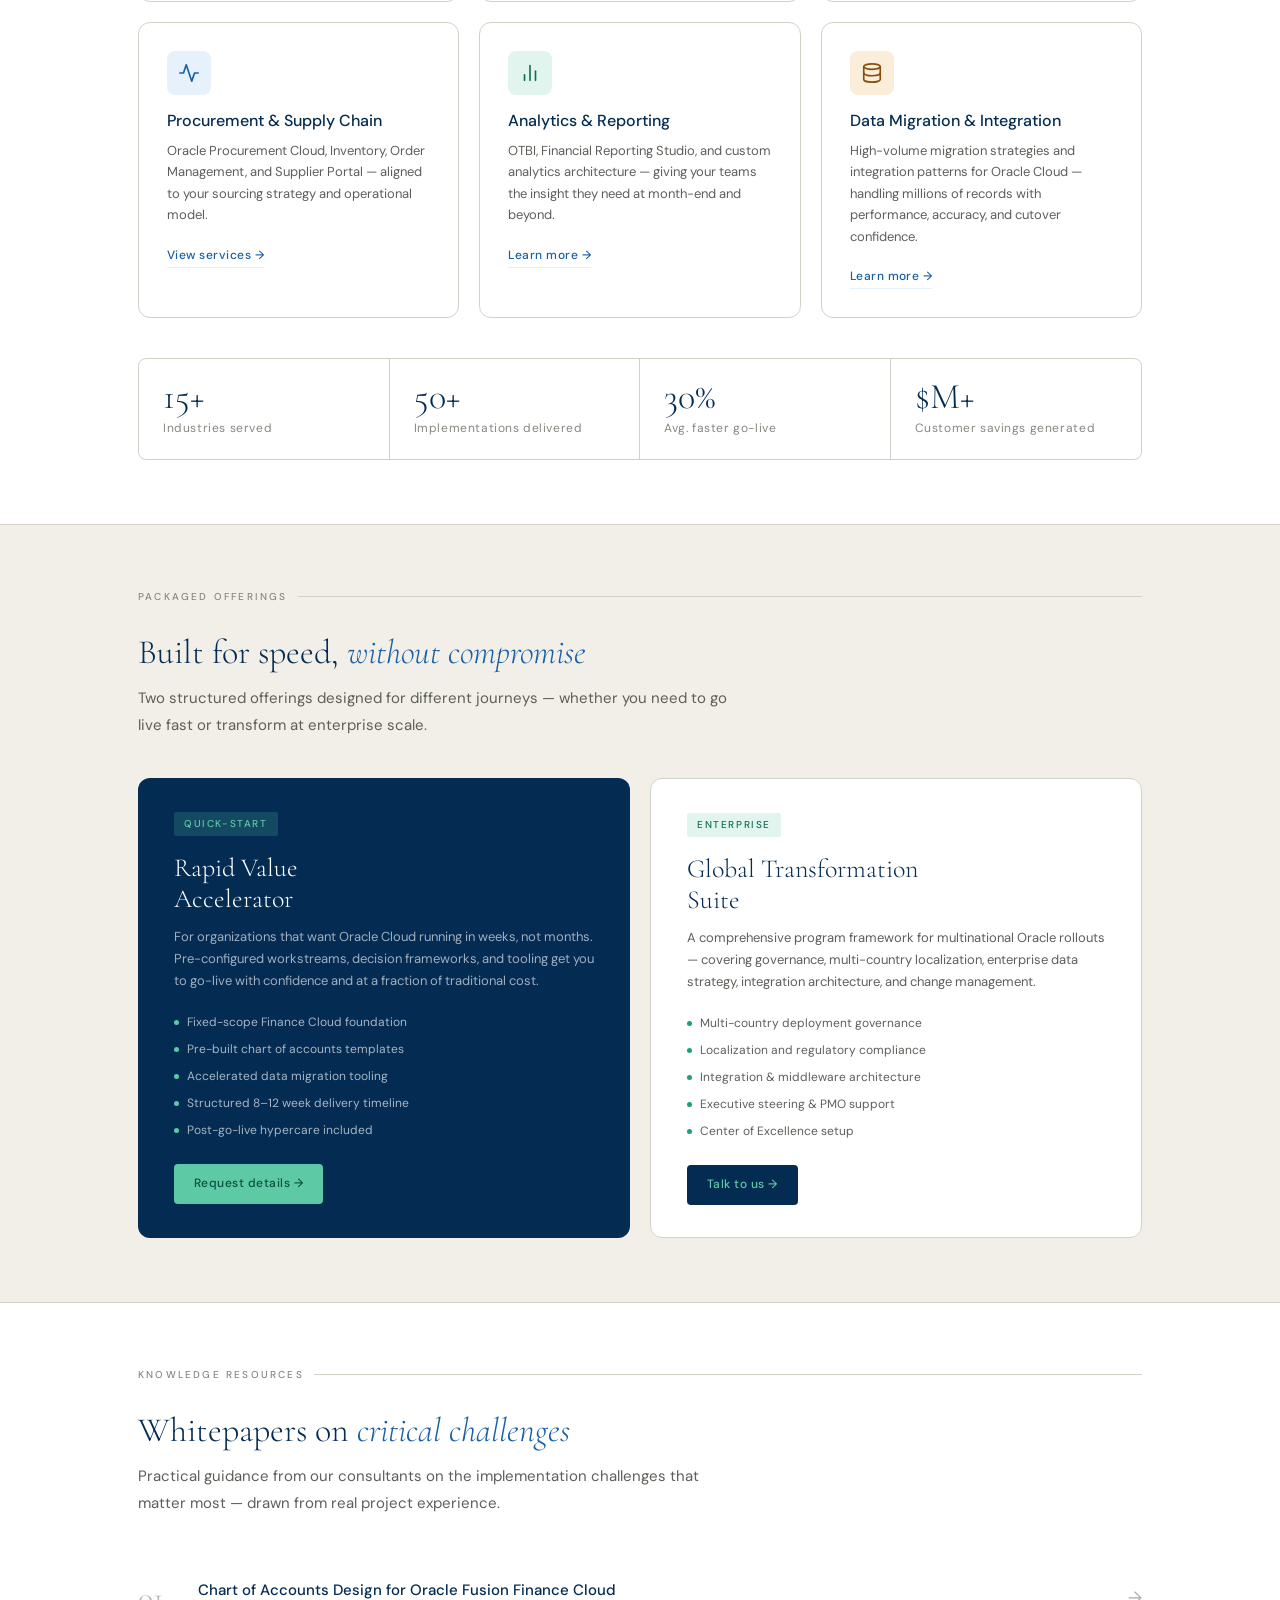
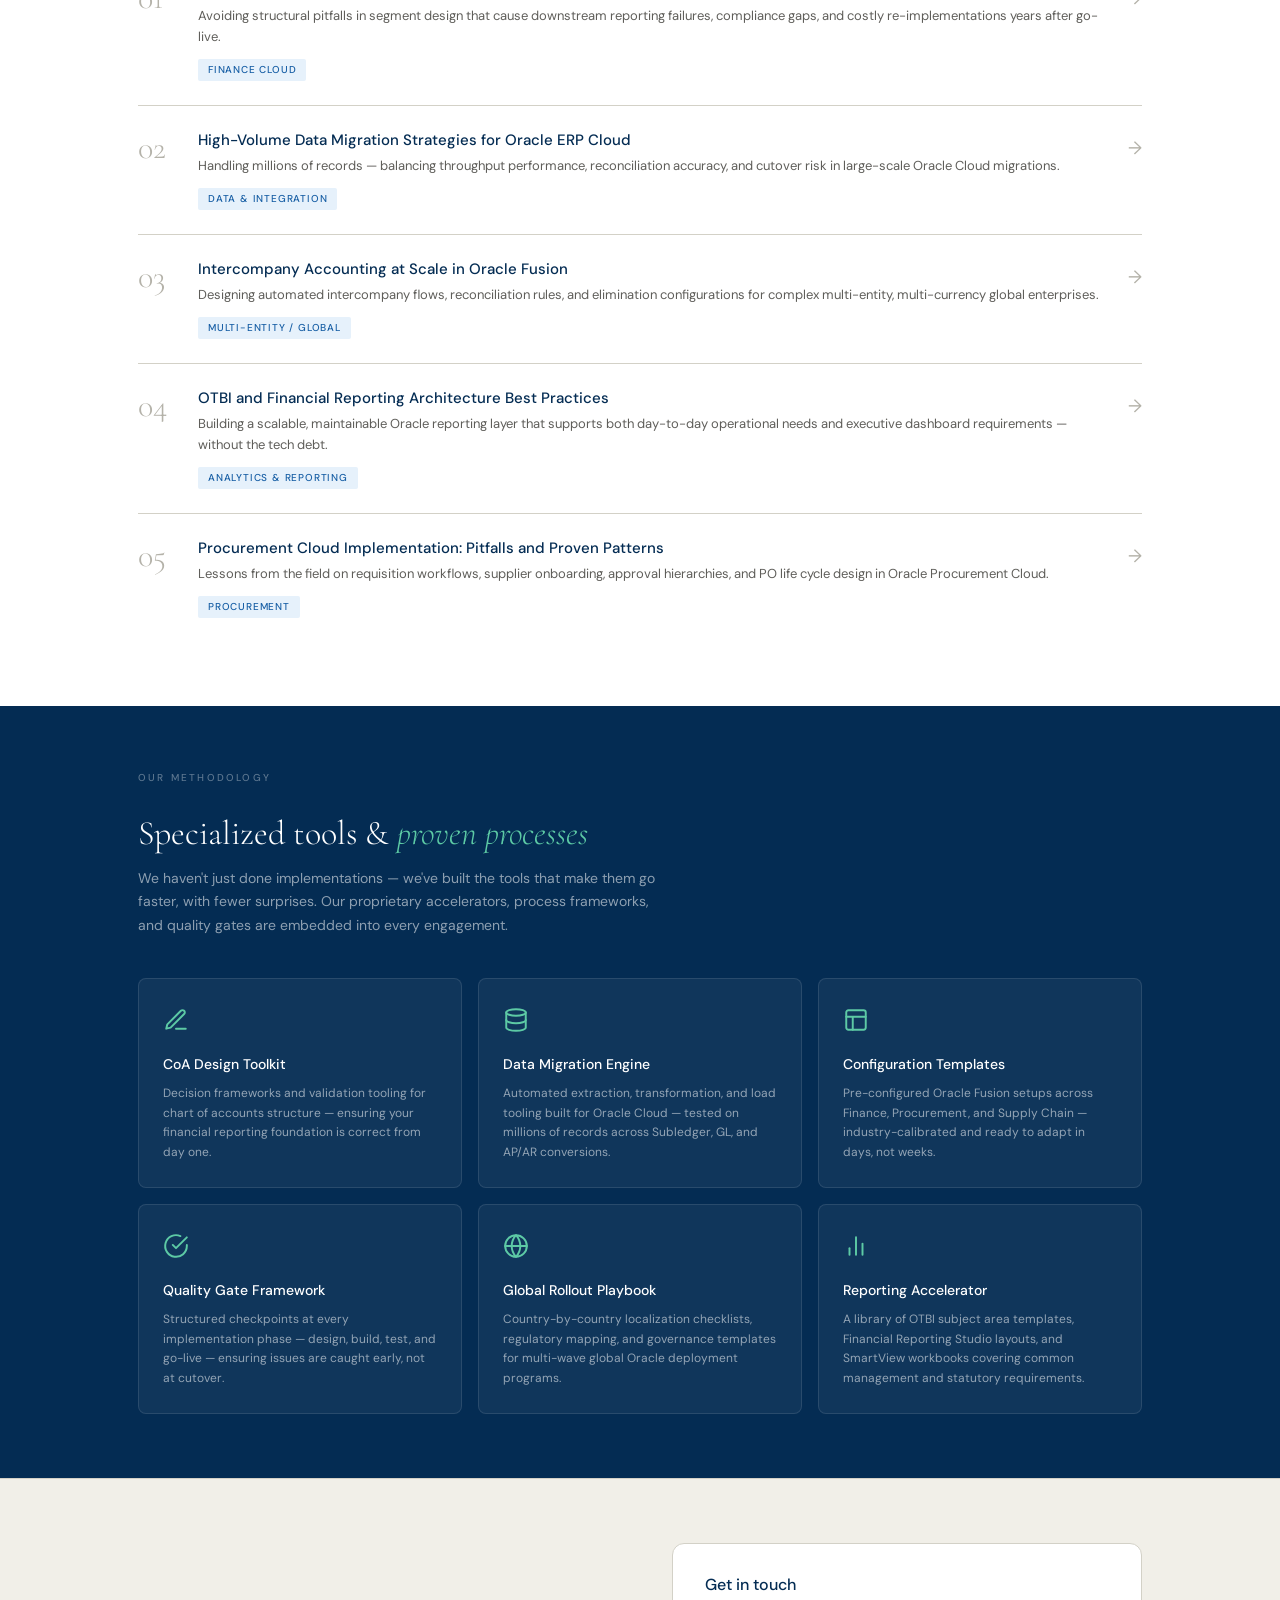
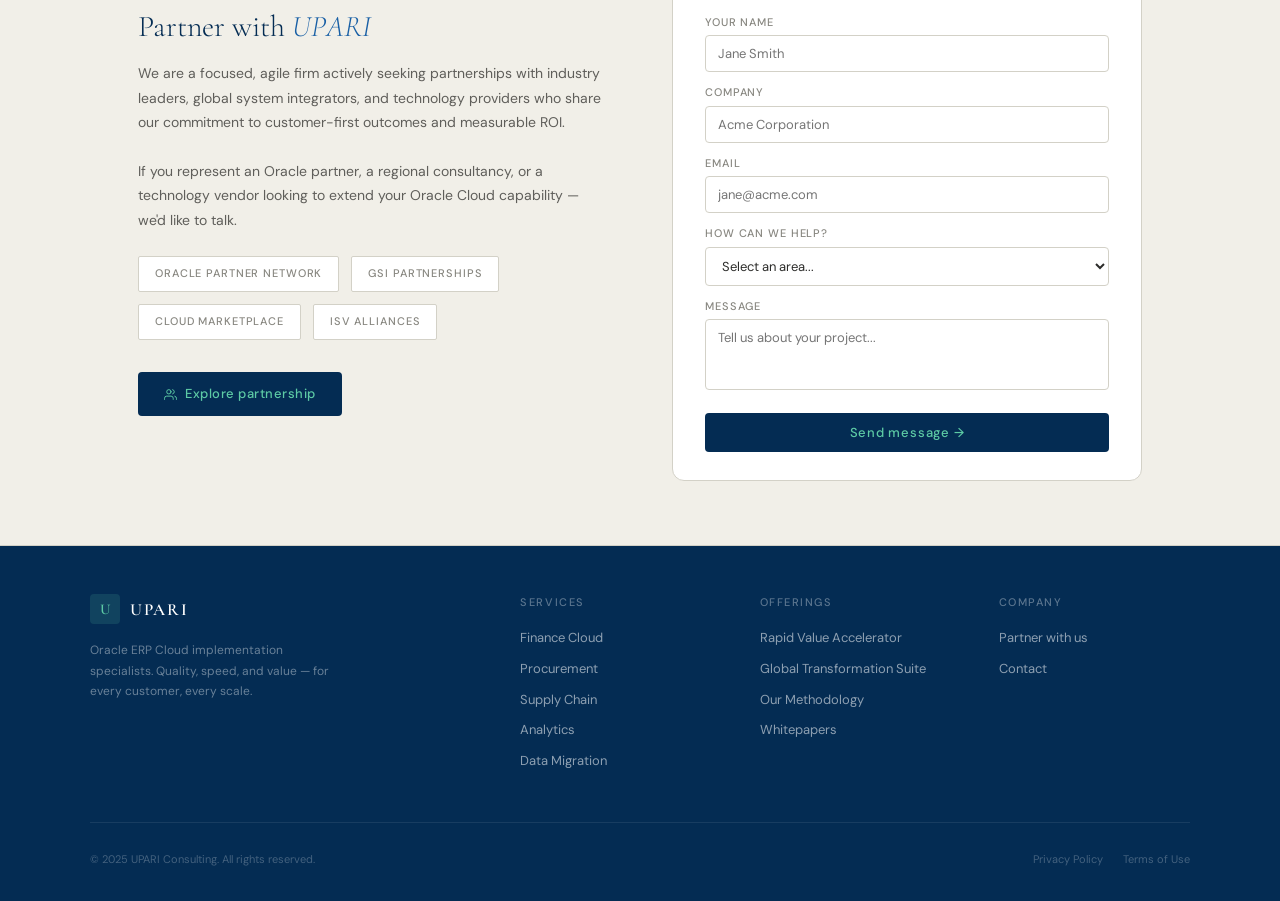
<file: index4.html>
<!DOCTYPE html>
<html lang="en">
<head>
  <meta charset="UTF-8" />
  <meta name="viewport" content="width=device-width, initial-scale=1.0" />
  <title>UPARI Consulting — Oracle ERP Cloud Specialists</title>
  <link rel="preconnect" href="https://fonts.googleapis.com" />
  <link rel="preconnect" href="https://fonts.gstatic.com" crossorigin />
  <link href="https://fonts.googleapis.com/css2?family=Cormorant+Garamond:ital,wght@0,300;0,400;0,600;1,300;1,400&family=DM+Sans:wght@300;400;500&display=swap" rel="stylesheet" />
  <style>
    *, *::before, *::after { box-sizing: border-box; margin: 0; padding: 0; }

    :root {
      --navy-900: #042C53;
      --navy-700: #185FA5;
      --navy-500: #378ADD;
      --navy-100: #E6F1FB;
      --teal-800: #085041;
      --teal-600: #0F6E56;
      --teal-400: #1D9E75;
      --teal-300: #5DCAA5;
      --teal-100: #E1F5EE;
      --teal-50:  #9FE1CB;
      --amber-600: #854F0B;
      --amber-100: #FAEEDA;
      --gray-900: #2C2C2A;
      --gray-700: #5F5E5A;
      --gray-400: #888780;
      --gray-200: #B4B2A9;
      --gray-100: #D3D1C7;
      --gray-50:  #F1EFE8;
      --white: #ffffff;
      --font-serif: 'Cormorant Garamond', Georgia, serif;
      --font-sans: 'DM Sans', system-ui, sans-serif;
      --radius-sm: 4px;
      --radius-md: 8px;
      --radius-lg: 12px;
    }

    html { scroll-behavior: smooth; }

    body {
      font-family: var(--font-sans);
      font-size: 15px;
      color: var(--gray-900);
      background: var(--white);
      line-height: 1.6;
      -webkit-font-smoothing: antialiased;
    }

    /* ── NAV ── */
    .nav {
      position: sticky;
      top: 0;
      z-index: 100;
      background: rgba(255,255,255,0.95);
      backdrop-filter: blur(8px);
      border-bottom: 1px solid var(--gray-100);
      padding: 0 48px;
      display: flex;
      align-items: center;
      justify-content: space-between;
      height: 60px;
    }
    .nav-brand {
      display: flex;
      align-items: center;
      gap: 10px;
      text-decoration: none;
    }
    .nav-logo {
      width: 32px;
      height: 32px;
      border-radius: var(--radius-sm);
      background: var(--navy-900);
      display: flex;
      align-items: center;
      justify-content: center;
      font-family: var(--font-serif);
      font-size: 16px;
      font-weight: 600;
      color: var(--teal-300);
    }
    .nav-name {
      font-family: var(--font-serif);
      font-size: 18px;
      font-weight: 600;
      letter-spacing: 0.1em;
      color: var(--navy-900);
    }
    .nav-name span {
      font-size: 11px;
      font-family: var(--font-sans);
      font-weight: 400;
      color: var(--gray-400);
      letter-spacing: 0.12em;
      text-transform: uppercase;
      margin-left: 8px;
      vertical-align: middle;
    }
    .nav-links {
      display: flex;
      align-items: center;
      gap: 32px;
    }
    .nav-link {
      font-size: 13px;
      font-weight: 400;
      color: var(--gray-700);
      text-decoration: none;
      letter-spacing: 0.03em;
      transition: color 0.2s;
    }
    .nav-link:hover { color: var(--navy-900); }
    .nav-cta {
      font-size: 13px;
      font-weight: 500;
      padding: 8px 18px;
      background: var(--navy-900);
      color: var(--teal-300);
      border-radius: var(--radius-sm);
      text-decoration: none;
      letter-spacing: 0.04em;
      transition: background 0.2s;
    }
    .nav-cta:hover { background: var(--navy-700); }
    .nav-mobile-toggle { display: none; cursor: pointer; font-size: 22px; color: var(--navy-900); background: none; border: none; }

    /* ── HERO ── */
    .hero {
      background: linear-gradient(135deg, var(--navy-900) 0%, var(--navy-700) 55%, var(--teal-600) 100%);
      padding: 80px 48px 64px;
      position: relative;
      overflow: hidden;
    }
    .hero::before {
      content: '';
      position: absolute;
      inset: 0;
      background: repeating-linear-gradient(45deg, transparent, transparent 48px, rgba(255,255,255,0.02) 48px, rgba(255,255,255,0.02) 49px);
    }
    .hero::after {
      content: '';
      position: absolute;
      top: -80px; right: -80px;
      width: 420px; height: 420px;
      border-radius: 50%;
      background: radial-gradient(circle, rgba(93,202,165,0.12) 0%, transparent 70%);
      pointer-events: none;
    }
    .hero-inner {
      max-width: 1100px;
      margin: 0 auto;
      position: relative;
      z-index: 1;
    }
    .hero-eyebrow {
      font-size: 11px;
      font-weight: 500;
      letter-spacing: 0.22em;
      text-transform: uppercase;
      color: var(--teal-300);
      margin-bottom: 20px;
      display: flex;
      align-items: center;
      gap: 10px;
    }
    .hero-eyebrow::before {
      content: '';
      display: inline-block;
      width: 28px;
      height: 1px;
      background: var(--teal-300);
    }
    .hero h1 {
      font-family: var(--font-serif);
      font-size: clamp(40px, 6vw, 64px);
      font-weight: 300;
      line-height: 1.08;
      color: var(--white);
      margin-bottom: 10px;
    }
    .hero h1 em {
      font-style: italic;
      color: var(--teal-300);
    }
    .hero-tagline {
      font-size: 12px;
      font-weight: 400;
      color: rgba(255,255,255,0.45);
      letter-spacing: 0.14em;
      text-transform: uppercase;
      margin-bottom: 32px;
    }
    .hero-body {
      display: grid;
      grid-template-columns: 1fr 340px;
      gap: 64px;
      align-items: start;
      margin-top: 16px;
    }
    .hero-desc {
      font-size: 16px;
      color: rgba(255,255,255,0.78);
      line-height: 1.75;
      margin-bottom: 36px;
    }
    .hero-cta {
      display: flex;
      gap: 12px;
      flex-wrap: wrap;
    }
    .btn-primary {
      display: inline-flex;
      align-items: center;
      gap: 8px;
      padding: 12px 26px;
      background: var(--teal-300);
      color: var(--teal-800);
      font-size: 13px;
      font-weight: 500;
      border: none;
      border-radius: var(--radius-sm);
      cursor: pointer;
      text-decoration: none;
      letter-spacing: 0.04em;
      transition: background 0.2s, transform 0.15s;
    }
    .btn-primary:hover { background: var(--teal-50); transform: translateY(-1px); }
    .btn-ghost {
      display: inline-flex;
      align-items: center;
      gap: 8px;
      padding: 12px 26px;
      background: transparent;
      color: rgba(255,255,255,0.75);
      font-size: 13px;
      font-weight: 400;
      border: 1px solid rgba(255,255,255,0.25);
      border-radius: var(--radius-sm);
      cursor: pointer;
      text-decoration: none;
      letter-spacing: 0.04em;
      transition: border-color 0.2s, color 0.2s;
    }
    .btn-ghost:hover { border-color: rgba(255,255,255,0.55); color: var(--white); }
    .hero-badges {
      display: flex;
      flex-wrap: wrap;
      gap: 8px;
      margin-top: 32px;
    }
    .hero-badge {
      font-size: 11px;
      font-weight: 400;
      letter-spacing: 0.07em;
      padding: 5px 12px;
      border: 1px solid rgba(255,255,255,0.18);
      border-radius: 2px;
      color: rgba(255,255,255,0.55);
    }
    .hero-stats {
      background: rgba(255,255,255,0.06);
      border: 1px solid rgba(255,255,255,0.12);
      border-radius: var(--radius-lg);
      padding: 28px 24px;
      display: grid;
      grid-template-columns: 1fr 1fr;
      gap: 24px;
    }
    .hero-stat-num {
      font-family: var(--font-serif);
      font-size: 38px;
      font-weight: 300;
      color: var(--white);
      line-height: 1;
      margin-bottom: 4px;
    }
    .hero-stat-num span { color: var(--teal-300); font-size: 22px; }
    .hero-stat-label {
      font-size: 11px;
      color: rgba(255,255,255,0.45);
      letter-spacing: 0.06em;
      text-transform: uppercase;
    }

    /* ── SECTIONS ── */
    .section {
      padding: 64px 48px;
      max-width: 1100px;
      margin: 0 auto;
    }
    .section-full {
      padding: 64px 48px;
    }
    .section-full-inner {
      max-width: 1100px;
      margin: 0 auto;
    }
    .section-label {
      font-size: 10px;
      font-weight: 500;
      letter-spacing: 0.22em;
      text-transform: uppercase;
      color: var(--gray-400);
      margin-bottom: 28px;
      display: flex;
      align-items: center;
      gap: 10px;
    }
    .section-label::after {
      content: '';
      flex: 1;
      height: 1px;
      background: var(--gray-100);
    }
    .section-title {
      font-family: var(--font-serif);
      font-size: 34px;
      font-weight: 300;
      line-height: 1.2;
      color: var(--navy-900);
      margin-bottom: 12px;
    }
    .section-title em { font-style: italic; color: var(--navy-700); }
    .section-intro {
      font-size: 15px;
      color: var(--gray-700);
      line-height: 1.75;
      max-width: 600px;
      margin-bottom: 40px;
    }

    /* ── MISSION ── */
    .mission-band {
      background: var(--gray-50);
      border-top: 1px solid var(--gray-100);
      border-bottom: 1px solid var(--gray-100);
    }
    .mission-inner {
      max-width: 1100px;
      margin: 0 auto;
      padding: 56px 48px;
      display: grid;
      grid-template-columns: 1fr 2fr;
      gap: 64px;
      align-items: center;
    }
    .mission-label {
      font-size: 10px;
      font-weight: 500;
      letter-spacing: 0.2em;
      text-transform: uppercase;
      color: var(--gray-400);
    }
    .mission-divider {
      width: 32px;
      height: 2px;
      background: var(--teal-300);
      margin: 12px 0;
    }
    .mission-text {
      font-family: var(--font-serif);
      font-size: 28px;
      font-weight: 300;
      line-height: 1.55;
      color: var(--navy-900);
    }
    .mission-text em { font-style: italic; color: var(--navy-700); }
    .mission-sub {
      font-size: 14px;
      color: var(--gray-700);
      line-height: 1.7;
      margin-top: 16px;
    }

    /* ── SERVICES GRID ── */
    .services-grid {
      display: grid;
      grid-template-columns: repeat(3, 1fr);
      gap: 20px;
    }
    .service-card {
      border: 1px solid var(--gray-100);
      border-radius: var(--radius-lg);
      padding: 28px;
      background: var(--white);
      transition: border-color 0.2s, box-shadow 0.2s, transform 0.2s;
      text-decoration: none;
      color: inherit;
      display: block;
    }
    .service-card:hover {
      border-color: var(--navy-700);
      box-shadow: 0 4px 20px rgba(4,44,83,0.08);
      transform: translateY(-2px);
    }
    .service-icon {
      width: 44px;
      height: 44px;
      border-radius: var(--radius-md);
      display: flex;
      align-items: center;
      justify-content: center;
      margin-bottom: 16px;
      font-size: 20px;
    }
    .icon-blue  { background: var(--navy-100); color: var(--navy-700); }
    .icon-teal  { background: var(--teal-100); color: var(--teal-600); }
    .icon-amber { background: var(--amber-100); color: var(--amber-600); }
    .service-card h3 {
      font-size: 16px;
      font-weight: 500;
      color: var(--navy-900);
      margin-bottom: 8px;
      line-height: 1.3;
    }
    .service-card p {
      font-size: 13px;
      color: var(--gray-700);
      line-height: 1.65;
      margin-bottom: 16px;
    }
    .service-link {
      font-size: 12px;
      font-weight: 500;
      color: var(--navy-700);
      text-decoration: none;
      display: inline-flex;
      align-items: center;
      gap: 4px;
      letter-spacing: 0.04em;
      border-bottom: 1px solid var(--navy-100);
      padding-bottom: 2px;
      transition: border-color 0.2s;
    }
    .service-link:hover { border-color: var(--navy-700); }

    /* ── STAT BAR ── */
    .stat-bar {
      display: grid;
      grid-template-columns: repeat(4, 1fr);
      border: 1px solid var(--gray-100);
      border-radius: var(--radius-md);
      overflow: hidden;
      margin-top: 40px;
    }
    .stat-cell {
      padding: 20px 24px;
      border-right: 1px solid var(--gray-100);
    }
    .stat-cell:last-child { border-right: none; }
    .stat-num {
      font-family: var(--font-serif);
      font-size: 36px;
      font-weight: 300;
      color: var(--navy-900);
      line-height: 1;
      margin-bottom: 4px;
    }
    .stat-label {
      font-size: 12px;
      color: var(--gray-400);
      letter-spacing: 0.05em;
    }

    /* ── OFFERINGS ── */
    .offerings-band { background: var(--gray-50); border-top: 1px solid var(--gray-100); border-bottom: 1px solid var(--gray-100); }
    .offerings-grid {
      display: grid;
      grid-template-columns: 1fr 1fr;
      gap: 20px;
      margin-top: 8px;
    }
    .offer-card {
      border-radius: var(--radius-lg);
      padding: 32px 36px;
      position: relative;
      overflow: hidden;
    }
    .offer-card.dark {
      background: var(--navy-900);
    }
    .offer-card.light {
      background: var(--white);
      border: 1px solid var(--gray-100);
    }
    .offer-tag {
      display: inline-block;
      font-size: 10px;
      font-weight: 500;
      letter-spacing: 0.16em;
      text-transform: uppercase;
      padding: 4px 10px;
      border-radius: 2px;
      margin-bottom: 16px;
    }
    .dark .offer-tag { background: rgba(93,202,165,0.18); color: var(--teal-300); }
    .light .offer-tag { background: var(--teal-100); color: var(--teal-600); }
    .offer-card h3 {
      font-family: var(--font-serif);
      font-size: 26px;
      font-weight: 300;
      line-height: 1.2;
      margin-bottom: 12px;
    }
    .dark h3 { color: var(--white); }
    .light h3 { color: var(--navy-900); }
    .offer-card p { font-size: 13px; line-height: 1.7; margin-bottom: 20px; }
    .dark p { color: rgba(255,255,255,0.62); }
    .light p { color: var(--gray-700); }
    .offer-features {
      list-style: none;
      display: flex;
      flex-direction: column;
      gap: 8px;
      margin-bottom: 24px;
    }
    .offer-features li {
      font-size: 12px;
      display: flex;
      align-items: center;
      gap: 8px;
    }
    .dark .offer-features li { color: rgba(255,255,255,0.65); }
    .light .offer-features li { color: var(--gray-700); }
    .offer-features li::before {
      content: '';
      width: 5px;
      height: 5px;
      border-radius: 50%;
      flex-shrink: 0;
    }
    .dark .offer-features li::before { background: var(--teal-300); }
    .light .offer-features li::before { background: var(--teal-400); }
    .btn-offer-dark {
      display: inline-flex;
      align-items: center;
      gap: 6px;
      padding: 10px 20px;
      background: var(--teal-300);
      color: var(--teal-800);
      font-size: 12px;
      font-weight: 500;
      border-radius: var(--radius-sm);
      text-decoration: none;
      letter-spacing: 0.04em;
      transition: background 0.2s;
    }
    .btn-offer-dark:hover { background: var(--teal-50); }
    .btn-offer-light {
      display: inline-flex;
      align-items: center;
      gap: 6px;
      padding: 10px 20px;
      background: var(--navy-900);
      color: var(--teal-300);
      font-size: 12px;
      font-weight: 500;
      border-radius: var(--radius-sm);
      text-decoration: none;
      letter-spacing: 0.04em;
      transition: background 0.2s;
    }
    .btn-offer-light:hover { background: var(--navy-700); }

    /* ── WHITEPAPERS ── */
    .wp-list { display: flex; flex-direction: column; }
    .wp-item {
      display: flex;
      align-items: flex-start;
      gap: 24px;
      padding: 24px 0;
      border-bottom: 1px solid var(--gray-100);
      text-decoration: none;
      color: inherit;
      transition: opacity 0.15s;
    }
    .wp-item:last-child { border-bottom: none; }
    .wp-item:hover { opacity: 0.7; }
    .wp-num {
      font-family: var(--font-serif);
      font-size: 32px;
      font-weight: 300;
      color: var(--gray-200);
      min-width: 36px;
      line-height: 1;
      padding-top: 2px;
    }
    .wp-info { flex: 1; }
    .wp-info h4 { font-size: 15px; font-weight: 500; color: var(--navy-900); margin-bottom: 6px; line-height: 1.35; }
    .wp-info p { font-size: 13px; color: var(--gray-700); line-height: 1.6; margin-bottom: 8px; }
    .wp-tag {
      display: inline-block;
      font-size: 10px;
      font-weight: 500;
      letter-spacing: 0.08em;
      text-transform: uppercase;
      padding: 3px 10px;
      background: var(--navy-100);
      color: var(--navy-700);
      border-radius: 2px;
    }
    .wp-arrow { color: var(--gray-200); margin-top: 4px; font-size: 18px; transition: color 0.15s, transform 0.15s; }
    .wp-item:hover .wp-arrow { color: var(--navy-700); transform: translateX(4px); }

    /* ── TOOLS & METHODOLOGY ── */
    .tools-band { background: var(--navy-900); }
    .tools-inner { max-width: 1100px; margin: 0 auto; padding: 64px 48px; }
    .tools-label { font-size: 10px; font-weight: 500; letter-spacing: 0.22em; text-transform: uppercase; color: rgba(255,255,255,0.35); margin-bottom: 28px; }
    .tools-heading {
      font-family: var(--font-serif);
      font-size: 34px;
      font-weight: 300;
      color: var(--white);
      margin-bottom: 12px;
      line-height: 1.2;
    }
    .tools-heading em { font-style: italic; color: var(--teal-300); }
    .tools-sub { font-size: 14px; color: rgba(255,255,255,0.55); max-width: 520px; line-height: 1.7; margin-bottom: 40px; }
    .tools-grid {
      display: grid;
      grid-template-columns: repeat(3, 1fr);
      gap: 16px;
    }
    .tool-card {
      background: rgba(255,255,255,0.05);
      border: 1px solid rgba(255,255,255,0.1);
      border-radius: var(--radius-md);
      padding: 24px;
      transition: background 0.2s;
    }
    .tool-card:hover { background: rgba(255,255,255,0.08); }
    .tool-card-icon {
      font-size: 24px;
      margin-bottom: 12px;
    }
    .tool-card h4 { font-size: 14px; font-weight: 500; color: var(--white); margin-bottom: 8px; }
    .tool-card p { font-size: 12px; color: rgba(255,255,255,0.55); line-height: 1.65; }

    /* ── PARTNER ── */
    .partner-band { background: var(--gray-50); border-top: 1px solid var(--gray-100); border-bottom: 1px solid var(--gray-100); }
    .partner-inner {
      max-width: 1100px;
      margin: 0 auto;
      padding: 64px 48px;
      display: grid;
      grid-template-columns: 1fr 1fr;
      gap: 64px;
      align-items: center;
    }
    .partner-left h2 {
      font-family: var(--font-serif);
      font-size: 30px;
      font-weight: 300;
      color: var(--navy-900);
      line-height: 1.25;
      margin-bottom: 16px;
    }
    .partner-left h2 em { font-style: italic; color: var(--navy-700); }
    .partner-left p { font-size: 14px; color: var(--gray-700); line-height: 1.75; margin-bottom: 24px; }
    .partner-logos {
      display: flex;
      flex-wrap: wrap;
      gap: 12px;
      margin-bottom: 32px;
    }
    .partner-logo-pill {
      font-size: 11px;
      font-weight: 500;
      letter-spacing: 0.08em;
      text-transform: uppercase;
      padding: 8px 16px;
      border: 1px solid var(--gray-100);
      border-radius: 2px;
      color: var(--gray-400);
      background: var(--white);
    }
    .partner-contact {
      background: var(--white);
      border: 1px solid var(--gray-100);
      border-radius: var(--radius-lg);
      padding: 28px 32px;
    }
    .partner-contact h3 {
      font-size: 16px;
      font-weight: 500;
      color: var(--navy-900);
      margin-bottom: 16px;
    }
    .contact-field {
      margin-bottom: 12px;
    }
    .contact-field label {
      display: block;
      font-size: 11px;
      font-weight: 500;
      color: var(--gray-400);
      letter-spacing: 0.08em;
      text-transform: uppercase;
      margin-bottom: 4px;
    }
    .contact-field input,
    .contact-field textarea,
    .contact-field select {
      width: 100%;
      padding: 9px 12px;
      font-family: var(--font-sans);
      font-size: 13px;
      color: var(--gray-900);
      background: var(--white);
      border: 1px solid var(--gray-100);
      border-radius: var(--radius-sm);
      outline: none;
      transition: border-color 0.2s;
      resize: none;
    }
    .contact-field input:focus,
    .contact-field textarea:focus,
    .contact-field select:focus { border-color: var(--navy-700); }
    .contact-submit {
      width: 100%;
      padding: 11px;
      background: var(--navy-900);
      color: var(--teal-300);
      font-family: var(--font-sans);
      font-size: 13px;
      font-weight: 500;
      letter-spacing: 0.06em;
      border: none;
      border-radius: var(--radius-sm);
      cursor: pointer;
      margin-top: 4px;
      transition: background 0.2s;
    }
    .contact-submit:hover { background: var(--navy-700); }

    /* ── FOOTER ── */
    footer {
      background: var(--navy-900);
      padding: 48px 48px 32px;
    }
    .footer-inner {
      max-width: 1100px;
      margin: 0 auto;
    }
    .footer-top {
      display: grid;
      grid-template-columns: 2fr 1fr 1fr 1fr;
      gap: 48px;
      padding-bottom: 40px;
      border-bottom: 1px solid rgba(255,255,255,0.08);
    }
    .footer-brand-block .footer-logo-row {
      display: flex;
      align-items: center;
      gap: 10px;
      margin-bottom: 16px;
    }
    .footer-logo-mark {
      width: 30px;
      height: 30px;
      border-radius: var(--radius-sm);
      background: rgba(93,202,165,0.15);
      display: flex;
      align-items: center;
      justify-content: center;
      font-family: var(--font-serif);
      font-size: 15px;
      font-weight: 600;
      color: var(--teal-300);
    }
    .footer-brand-name {
      font-family: var(--font-serif);
      font-size: 17px;
      font-weight: 600;
      letter-spacing: 0.1em;
      color: var(--white);
    }
    .footer-tagline {
      font-size: 12px;
      color: rgba(255,255,255,0.4);
      line-height: 1.7;
      max-width: 240px;
    }
    .footer-col h4 {
      font-size: 11px;
      font-weight: 500;
      letter-spacing: 0.14em;
      text-transform: uppercase;
      color: rgba(255,255,255,0.35);
      margin-bottom: 16px;
    }
    .footer-col a {
      display: block;
      font-size: 13px;
      color: rgba(255,255,255,0.55);
      text-decoration: none;
      margin-bottom: 10px;
      transition: color 0.15s;
    }
    .footer-col a:hover { color: var(--white); }
    .footer-bottom {
      display: flex;
      align-items: center;
      justify-content: space-between;
      padding-top: 28px;
      flex-wrap: wrap;
      gap: 8px;
    }
    .footer-copy { font-size: 11px; color: rgba(255,255,255,0.25); }
    .footer-legal {
      display: flex;
      gap: 20px;
    }
    .footer-legal a { font-size: 11px; color: rgba(255,255,255,0.25); text-decoration: none; }
    .footer-legal a:hover { color: rgba(255,255,255,0.5); }

    /* ── MOBILE ── */
    @media (max-width: 900px) {
      .nav { padding: 0 20px; }
      .nav-links { display: none; }
      .nav-mobile-toggle { display: block; }
      .nav-links.open {
        display: flex;
        flex-direction: column;
        position: absolute;
        top: 60px; left: 0; right: 0;
        background: var(--white);
        padding: 16px 20px;
        border-bottom: 1px solid var(--gray-100);
        gap: 16px;
        z-index: 99;
      }
      .hero { padding: 48px 20px 40px; }
      .hero-body { grid-template-columns: 1fr; gap: 32px; }
      .hero-stats { grid-template-columns: 1fr 1fr; }
      .section, .section-full { padding: 40px 20px; }
      .section-full-inner { padding: 0; }
      .services-grid { grid-template-columns: 1fr; }
      .stat-bar { grid-template-columns: 1fr 1fr; }
      .stat-cell:nth-child(2) { border-right: none; }
      .offerings-grid { grid-template-columns: 1fr; }
      .tools-grid { grid-template-columns: 1fr; }
      .tools-inner { padding: 40px 20px; }
      .partner-inner { grid-template-columns: 1fr; gap: 32px; padding: 40px 20px; }
      .mission-inner { grid-template-columns: 1fr; gap: 20px; padding: 40px 20px; }
      footer { padding: 40px 20px 24px; }
      .footer-top { grid-template-columns: 1fr 1fr; gap: 32px; }
    }

    /* ── SCROLL FADE ── */
    .fade-in { opacity: 0; transform: translateY(18px); transition: opacity 0.55s ease, transform 0.55s ease; }
    .fade-in.visible { opacity: 1; transform: none; }

    /* ── ICONS (SVG inline) ── */
    .icon { display: inline-block; width: 1em; height: 1em; vertical-align: -0.12em; fill: none; stroke: currentColor; stroke-width: 1.8; stroke-linecap: round; stroke-linejoin: round; }
  </style>
</head>
<body>

<!-- NAV -->
<nav class="nav" id="nav">
  <a class="nav-brand" href="#">
    <div class="nav-logo">U</div>
    <span class="nav-name">UPARI <span>Consulting</span></span>
  </a>
  <div class="nav-links" id="nav-links">
    <a class="nav-link" href="#services">Services</a>
    <a class="nav-link" href="#offerings">Offerings</a>
    <a class="nav-link" href="#whitepapers">Whitepapers</a>
    <a class="nav-link" href="#tools">Methodology</a>
    <a class="nav-link" href="#partners">Partners</a>
    <a class="nav-cta" href="#contact">Get in touch</a>
  </div>
  <button class="nav-mobile-toggle" id="mobile-toggle" aria-label="Toggle menu">&#9776;</button>
</nav>

<!-- HERO -->
<section class="hero">
  <div class="hero-inner">
    <div class="hero-eyebrow">Oracle ERP Cloud Specialists</div>
    <h1>Implementation <em>excellence,</em><br>delivered differently.</h1>
    <p class="hero-tagline">Experienced &nbsp;·&nbsp; Efficient &nbsp;·&nbsp; Results-driven</p>
    <div class="hero-body">
      <div>
        <p class="hero-desc">
          Formed by seasoned Oracle consulting professionals, UPARI brings enterprise-grade expertise to customers of every size and industry — at optimal cost and in shorter timelines. We combine specialized processes, purpose-built tools, and packaged offerings to help you realize value faster.
        </p>
        <div class="hero-cta">
          <a class="btn-primary" href="#services">
            <svg class="icon" viewBox="0 0 24 24"><polyline points="9 18 15 12 9 6"/></svg>
            Explore our services
          </a>
          <a class="btn-ghost" href="#whitepapers">
            <svg class="icon" viewBox="0 0 24 24"><path d="M14 2H6a2 2 0 0 0-2 2v16a2 2 0 0 0 2 2h12a2 2 0 0 0 2-2V8z"/><polyline points="14 2 14 8 20 8"/></svg>
            Read our whitepapers
          </a>
        </div>
        <div class="hero-badges">
          <span class="hero-badge">Finance Cloud</span>
          <span class="hero-badge">Procurement</span>
          <span class="hero-badge">Supply Chain</span>
          <span class="hero-badge">Projects</span>
          <span class="hero-badge">Global Transformations</span>
          <span class="hero-badge">Multi-Org</span>
        </div>
      </div>
      <div class="hero-stats">
        <div>
          <div class="hero-stat-num">15<span>+</span></div>
          <div class="hero-stat-label">Industries served</div>
        </div>
        <div>
          <div class="hero-stat-num">50<span>+</span></div>
          <div class="hero-stat-label">Implementations</div>
        </div>
        <div>
          <div class="hero-stat-num">30<span>%</span></div>
          <div class="hero-stat-label">Faster go-live</div>
        </div>
        <div>
          <div class="hero-stat-num">100<span>%</span></div>
          <div class="hero-stat-label">Oracle focused</div>
        </div>
      </div>
    </div>
  </div>
</section>

<!-- MISSION -->
<div class="mission-band">
  <div class="mission-inner">
    <div>
      <div class="mission-label">Our mission</div>
      <div class="mission-divider"></div>
    </div>
    <div>
      <p class="mission-text">Quality implementation experience at <em>optimal cost</em>, in shorter duration — for every customer, every industry, every scale.</p>
      <p class="mission-sub">We are a small, focused firm built by practitioners who have lived through complex Oracle deployments. Our tools, processes, and packaged offerings are the result of hard-won experience across dozens of transformations. We partner with industry leaders to deliver more for your investment.</p>
    </div>
  </div>
</div>

<!-- SERVICES -->
<div class="section fade-in" id="services">
  <div class="section-label">What we do</div>
  <h2 class="section-title">Purpose-built Oracle <em>expertise</em></h2>
  <p class="section-intro">From rapid finance cloud deployments to complex global transformations, our team has the depth and tooling to deliver with confidence.</p>
  <div class="services-grid">
    <a class="service-card" href="#contact">
      <div class="service-icon icon-blue">
        <svg class="icon" style="width:22px;height:22px" viewBox="0 0 24 24"><rect x="2" y="3" width="20" height="14" rx="2"/><line x1="8" y1="21" x2="16" y2="21"/><line x1="12" y1="17" x2="12" y2="21"/></svg>
      </div>
      <h3>Oracle Fusion Finance Cloud</h3>
      <p>General Ledger, Accounts Payable, Accounts Receivable, Fixed Assets, Cash Management — configured for your industry and ready to scale.</p>
      <span class="service-link">View services →</span>
    </a>
    <a class="service-card" href="#offerings">
      <div class="service-icon icon-teal">
        <svg class="icon" style="width:22px;height:22px" viewBox="0 0 24 24"><path d="M21 16V8a2 2 0 0 0-1-1.73l-7-4a2 2 0 0 0-2 0l-7 4A2 2 0 0 0 3 8v8a2 2 0 0 0 1 1.73l7 4a2 2 0 0 0 2 0l7-4A2 2 0 0 0 21 16z"/></svg>
      </div>
      <h3>Packaged Accelerators</h3>
      <p>Pre-built configurations, templates, and tools that compress implementation timelines. Ideal for customers who need rapid time-to-value without sacrificing quality.</p>
      <span class="service-link">View packages →</span>
    </a>
    <a class="service-card" href="#contact">
      <div class="service-icon icon-amber">
        <svg class="icon" style="width:22px;height:22px" viewBox="0 0 24 24"><circle cx="12" cy="12" r="10"/><line x1="2" y1="12" x2="22" y2="12"/><path d="M12 2a15.3 15.3 0 0 1 4 10 15.3 15.3 0 0 1-4 10 15.3 15.3 0 0 1-4-10 15.3 15.3 0 0 1 4-10z"/></svg>
      </div>
      <h3>Global Transformations</h3>
      <p>Multi-country, multi-org Oracle rollouts with governance frameworks, localization support, and change management built in from day one.</p>
      <span class="service-link">Learn more →</span>
    </a>
    <a class="service-card" href="#contact">
      <div class="service-icon icon-blue">
        <svg class="icon" style="width:22px;height:22px" viewBox="0 0 24 24"><polyline points="22 12 18 12 15 21 9 3 6 12 2 12"/></svg>
      </div>
      <h3>Procurement & Supply Chain</h3>
      <p>Oracle Procurement Cloud, Inventory, Order Management, and Supplier Portal — aligned to your sourcing strategy and operational model.</p>
      <span class="service-link">View services →</span>
    </a>
    <a class="service-card" href="#contact">
      <div class="service-icon icon-teal">
        <svg class="icon" style="width:22px;height:22px" viewBox="0 0 24 24"><line x1="18" y1="20" x2="18" y2="10"/><line x1="12" y1="20" x2="12" y2="4"/><line x1="6" y1="20" x2="6" y2="14"/></svg>
      </div>
      <h3>Analytics & Reporting</h3>
      <p>OTBI, Financial Reporting Studio, and custom analytics architecture — giving your teams the insight they need at month-end and beyond.</p>
      <span class="service-link">Learn more →</span>
    </a>
    <a class="service-card" href="#contact">
      <div class="service-icon icon-amber">
        <svg class="icon" style="width:22px;height:22px" viewBox="0 0 24 24"><ellipse cx="12" cy="5" rx="9" ry="3"/><path d="M21 12c0 1.66-4 3-9 3s-9-1.34-9-3"/><path d="M3 5v14c0 1.66 4 3 9 3s9-1.34 9-3V5"/></svg>
      </div>
      <h3>Data Migration & Integration</h3>
      <p>High-volume migration strategies and integration patterns for Oracle Cloud — handling millions of records with performance, accuracy, and cutover confidence.</p>
      <span class="service-link">Learn more →</span>
    </a>
  </div>
  <div class="stat-bar">
    <div class="stat-cell">
      <div class="stat-num">15+</div>
      <div class="stat-label">Industries served</div>
    </div>
    <div class="stat-cell">
      <div class="stat-num">50+</div>
      <div class="stat-label">Implementations delivered</div>
    </div>
    <div class="stat-cell">
      <div class="stat-num">30%</div>
      <div class="stat-label">Avg. faster go-live</div>
    </div>
    <div class="stat-cell">
      <div class="stat-num">$M+</div>
      <div class="stat-label">Customer savings generated</div>
    </div>
  </div>
</div>

<!-- OFFERINGS -->
<div class="offerings-band" id="offerings">
  <div class="section-full-inner section fade-in">
    <div class="section-label">Packaged offerings</div>
    <h2 class="section-title">Built for speed, <em>without compromise</em></h2>
    <p class="section-intro">Two structured offerings designed for different journeys — whether you need to go live fast or transform at enterprise scale.</p>
    <div class="offerings-grid">
      <div class="offer-card dark">
        <span class="offer-tag">Quick-start</span>
        <h3>Rapid Value<br>Accelerator</h3>
        <p>For organizations that want Oracle Cloud running in weeks, not months. Pre-configured workstreams, decision frameworks, and tooling get you to go-live with confidence and at a fraction of traditional cost.</p>
        <ul class="offer-features">
          <li>Fixed-scope Finance Cloud foundation</li>
          <li>Pre-built chart of accounts templates</li>
          <li>Accelerated data migration tooling</li>
          <li>Structured 8–12 week delivery timeline</li>
          <li>Post-go-live hypercare included</li>
        </ul>
        <a class="btn-offer-dark" href="#contact">Request details →</a>
      </div>
      <div class="offer-card light">
        <span class="offer-tag">Enterprise</span>
        <h3>Global Transformation<br>Suite</h3>
        <p>A comprehensive program framework for multinational Oracle rollouts — covering governance, multi-country localization, enterprise data strategy, integration architecture, and change management.</p>
        <ul class="offer-features">
          <li>Multi-country deployment governance</li>
          <li>Localization and regulatory compliance</li>
          <li>Integration & middleware architecture</li>
          <li>Executive steering & PMO support</li>
          <li>Center of Excellence setup</li>
        </ul>
        <a class="btn-offer-light" href="#contact">Talk to us →</a>
      </div>
    </div>
  </div>
</div>

<!-- WHITEPAPERS -->
<div class="section fade-in" id="whitepapers">
  <div class="section-label">Knowledge resources</div>
  <h2 class="section-title">Whitepapers on <em>critical challenges</em></h2>
  <p class="section-intro">Practical guidance from our consultants on the implementation challenges that matter most — drawn from real project experience.</p>
  <div class="wp-list">
    <a class="wp-item" href="#contact">
      <div class="wp-num">01</div>
      <div class="wp-info">
        <h4>Chart of Accounts Design for Oracle Fusion Finance Cloud</h4>
        <p>Avoiding structural pitfalls in segment design that cause downstream reporting failures, compliance gaps, and costly re-implementations years after go-live.</p>
        <span class="wp-tag">Finance Cloud</span>
      </div>
      <span class="wp-arrow">→</span>
    </a>
    <a class="wp-item" href="#contact">
      <div class="wp-num">02</div>
      <div class="wp-info">
        <h4>High-Volume Data Migration Strategies for Oracle ERP Cloud</h4>
        <p>Handling millions of records — balancing throughput performance, reconciliation accuracy, and cutover risk in large-scale Oracle Cloud migrations.</p>
        <span class="wp-tag">Data & Integration</span>
      </div>
      <span class="wp-arrow">→</span>
    </a>
    <a class="wp-item" href="#contact">
      <div class="wp-num">03</div>
      <div class="wp-info">
        <h4>Intercompany Accounting at Scale in Oracle Fusion</h4>
        <p>Designing automated intercompany flows, reconciliation rules, and elimination configurations for complex multi-entity, multi-currency global enterprises.</p>
        <span class="wp-tag">Multi-Entity / Global</span>
      </div>
      <span class="wp-arrow">→</span>
    </a>
    <a class="wp-item" href="#contact">
      <div class="wp-num">04</div>
      <div class="wp-info">
        <h4>OTBI and Financial Reporting Architecture Best Practices</h4>
        <p>Building a scalable, maintainable Oracle reporting layer that supports both day-to-day operational needs and executive dashboard requirements — without the tech debt.</p>
        <span class="wp-tag">Analytics & Reporting</span>
      </div>
      <span class="wp-arrow">→</span>
    </a>
    <a class="wp-item" href="#contact">
      <div class="wp-num">05</div>
      <div class="wp-info">
        <h4>Procurement Cloud Implementation: Pitfalls and Proven Patterns</h4>
        <p>Lessons from the field on requisition workflows, supplier onboarding, approval hierarchies, and PO life cycle design in Oracle Procurement Cloud.</p>
        <span class="wp-tag">Procurement</span>
      </div>
      <span class="wp-arrow">→</span>
    </a>
  </div>
</div>

<!-- TOOLS & METHODOLOGY -->
<div class="tools-band" id="tools">
  <div class="tools-inner fade-in">
    <div class="tools-label">Our methodology</div>
    <h2 class="tools-heading">Specialized tools &amp; <em>proven processes</em></h2>
    <p class="tools-sub">We haven't just done implementations — we've built the tools that make them go faster, with fewer surprises. Our proprietary accelerators, process frameworks, and quality gates are embedded into every engagement.</p>
    <div class="tools-grid">
      <div class="tool-card">
        <div class="tool-card-icon">
          <svg class="icon" style="width:26px;height:26px;color:var(--teal-300)" viewBox="0 0 24 24"><path d="M12 20h9"/><path d="M16.5 3.5a2.121 2.121 0 0 1 3 3L7 19l-4 1 1-4L16.5 3.5z"/></svg>
        </div>
        <h4>CoA Design Toolkit</h4>
        <p>Decision frameworks and validation tooling for chart of accounts structure — ensuring your financial reporting foundation is correct from day one.</p>
      </div>
      <div class="tool-card">
        <div class="tool-card-icon">
          <svg class="icon" style="width:26px;height:26px;color:var(--teal-300)" viewBox="0 0 24 24"><ellipse cx="12" cy="5" rx="9" ry="3"/><path d="M21 12c0 1.66-4 3-9 3s-9-1.34-9-3"/><path d="M3 5v14c0 1.66 4 3 9 3s9-1.34 9-3V5"/></svg>
        </div>
        <h4>Data Migration Engine</h4>
        <p>Automated extraction, transformation, and load tooling built for Oracle Cloud — tested on millions of records across Subledger, GL, and AP/AR conversions.</p>
      </div>
      <div class="tool-card">
        <div class="tool-card-icon">
          <svg class="icon" style="width:26px;height:26px;color:var(--teal-300)" viewBox="0 0 24 24"><rect x="3" y="3" width="18" height="18" rx="2"/><path d="M3 9h18M9 21V9"/></svg>
        </div>
        <h4>Configuration Templates</h4>
        <p>Pre-configured Oracle Fusion setups across Finance, Procurement, and Supply Chain — industry-calibrated and ready to adapt in days, not weeks.</p>
      </div>
      <div class="tool-card">
        <div class="tool-card-icon">
          <svg class="icon" style="width:26px;height:26px;color:var(--teal-300)" viewBox="0 0 24 24"><path d="M22 11.08V12a10 10 0 1 1-5.93-9.14"/><polyline points="22 4 12 14.01 9 11.01"/></svg>
        </div>
        <h4>Quality Gate Framework</h4>
        <p>Structured checkpoints at every implementation phase — design, build, test, and go-live — ensuring issues are caught early, not at cutover.</p>
      </div>
      <div class="tool-card">
        <div class="tool-card-icon">
          <svg class="icon" style="width:26px;height:26px;color:var(--teal-300)" viewBox="0 0 24 24"><circle cx="12" cy="12" r="10"/><line x1="2" y1="12" x2="22" y2="12"/><path d="M12 2a15.3 15.3 0 0 1 4 10 15.3 15.3 0 0 1-4 10 15.3 15.3 0 0 1-4-10 15.3 15.3 0 0 1 4-10z"/></svg>
        </div>
        <h4>Global Rollout Playbook</h4>
        <p>Country-by-country localization checklists, regulatory mapping, and governance templates for multi-wave global Oracle deployment programs.</p>
      </div>
      <div class="tool-card">
        <div class="tool-card-icon">
          <svg class="icon" style="width:26px;height:26px;color:var(--teal-300)" viewBox="0 0 24 24"><line x1="18" y1="20" x2="18" y2="10"/><line x1="12" y1="20" x2="12" y2="4"/><line x1="6" y1="20" x2="6" y2="14"/></svg>
        </div>
        <h4>Reporting Accelerator</h4>
        <p>A library of OTBI subject area templates, Financial Reporting Studio layouts, and SmartView workbooks covering common management and statutory requirements.</p>
      </div>
    </div>
  </div>
</div>

<!-- PARTNER / CONTACT -->
<div class="partner-band" id="partners">
  <div class="partner-inner fade-in">
    <div class="partner-left">
      <h2>Partner with <em>UPARI</em></h2>
      <p>We are a focused, agile firm actively seeking partnerships with industry leaders, global system integrators, and technology providers who share our commitment to customer-first outcomes and measurable ROI.</p>
      <p>If you represent an Oracle partner, a regional consultancy, or a technology vendor looking to extend your Oracle Cloud capability — we'd like to talk.</p>
      <div class="partner-logos">
        <div class="partner-logo-pill">Oracle Partner Network</div>
        <div class="partner-logo-pill">GSI Partnerships</div>
        <div class="partner-logo-pill">Cloud Marketplace</div>
        <div class="partner-logo-pill">ISV Alliances</div>
      </div>
      <a class="btn-primary" href="#contact" style="background: var(--navy-900); color: var(--teal-300);">
        <svg class="icon" viewBox="0 0 24 24"><path d="M17 21v-2a4 4 0 0 0-4-4H5a4 4 0 0 0-4 4v2"/><circle cx="9" cy="7" r="4"/><path d="M23 21v-2a4 4 0 0 0-3-3.87"/><path d="M16 3.13a4 4 0 0 1 0 7.75"/></svg>
        Explore partnership
      </a>
    </div>
    <div class="partner-contact" id="contact">
      <h3>Get in touch</h3>
      <div class="contact-field">
        <label>Your name</label>
        <input type="text" placeholder="Jane Smith" />
      </div>
      <div class="contact-field">
        <label>Company</label>
        <input type="text" placeholder="Acme Corporation" />
      </div>
      <div class="contact-field">
        <label>Email</label>
        <input type="email" placeholder="jane@acme.com" />
      </div>
      <div class="contact-field">
        <label>How can we help?</label>
        <select>
          <option value="">Select an area...</option>
          <option>Oracle Finance Cloud Implementation</option>
          <option>Packaged Offering — Rapid Value Accelerator</option>
          <option>Global Transformation Program</option>
          <option>Data Migration / Integration</option>
          <option>Reporting & Analytics</option>
          <option>Partnership Inquiry</option>
          <option>Whitepaper Request</option>
        </select>
      </div>
      <div class="contact-field">
        <label>Message</label>
        <textarea rows="3" placeholder="Tell us about your project..."></textarea>
      </div>
      <button class="contact-submit" onclick="handleSubmit(this)">Send message →</button>
    </div>
  </div>
</div>

<!-- FOOTER -->
<footer>
  <div class="footer-inner">
    <div class="footer-top">
      <div class="footer-brand-block">
        <div class="footer-logo-row">
          <div class="footer-logo-mark">U</div>
          <span class="footer-brand-name">UPARI</span>
        </div>
        <p class="footer-tagline">Oracle ERP Cloud implementation specialists. Quality, speed, and value — for every customer, every scale.</p>
      </div>
      <div class="footer-col">
        <h4>Services</h4>
        <a href="#services">Finance Cloud</a>
        <a href="#services">Procurement</a>
        <a href="#services">Supply Chain</a>
        <a href="#services">Analytics</a>
        <a href="#services">Data Migration</a>
      </div>
      <div class="footer-col">
        <h4>Offerings</h4>
        <a href="#offerings">Rapid Value Accelerator</a>
        <a href="#offerings">Global Transformation Suite</a>
        <a href="#tools">Our Methodology</a>
        <a href="#whitepapers">Whitepapers</a>
      </div>
      <div class="footer-col">
        <h4>Company</h4>
        <a href="#partners">Partner with us</a>
        <a href="#contact">Contact</a>
      </div>
    </div>
    <div class="footer-bottom">
      <span class="footer-copy">© 2025 UPARI Consulting. All rights reserved.</span>
      <div class="footer-legal">
        <a href="#">Privacy Policy</a>
        <a href="#">Terms of Use</a>
      </div>
    </div>
  </div>
</footer>

<script>
  // Mobile nav toggle
  document.getElementById('mobile-toggle').addEventListener('click', function() {
    var links = document.getElementById('nav-links');
    links.classList.toggle('open');
  });

  // Scroll fade-in observer
  var fadeEls = document.querySelectorAll('.fade-in');
  var observer = new IntersectionObserver(function(entries) {
    entries.forEach(function(entry) {
      if (entry.isIntersecting) {
        entry.target.classList.add('visible');
        observer.unobserve(entry.target);
      }
    });
  }, { threshold: 0.12 });
  fadeEls.forEach(function(el) { observer.observe(el); });

  // Sticky nav shadow on scroll
  window.addEventListener('scroll', function() {
    var nav = document.getElementById('nav');
    if (window.scrollY > 10) {
      nav.style.boxShadow = '0 2px 16px rgba(4,44,83,0.07)';
    } else {
      nav.style.boxShadow = 'none';
    }
  });

  // Contact form submit
  function handleSubmit(btn) {
    btn.textContent = 'Message sent ✓';
    btn.style.background = '#0F6E56';
    btn.style.color = '#E1F5EE';
    btn.disabled = true;
  }
</script>
</body>
</html>
</file>
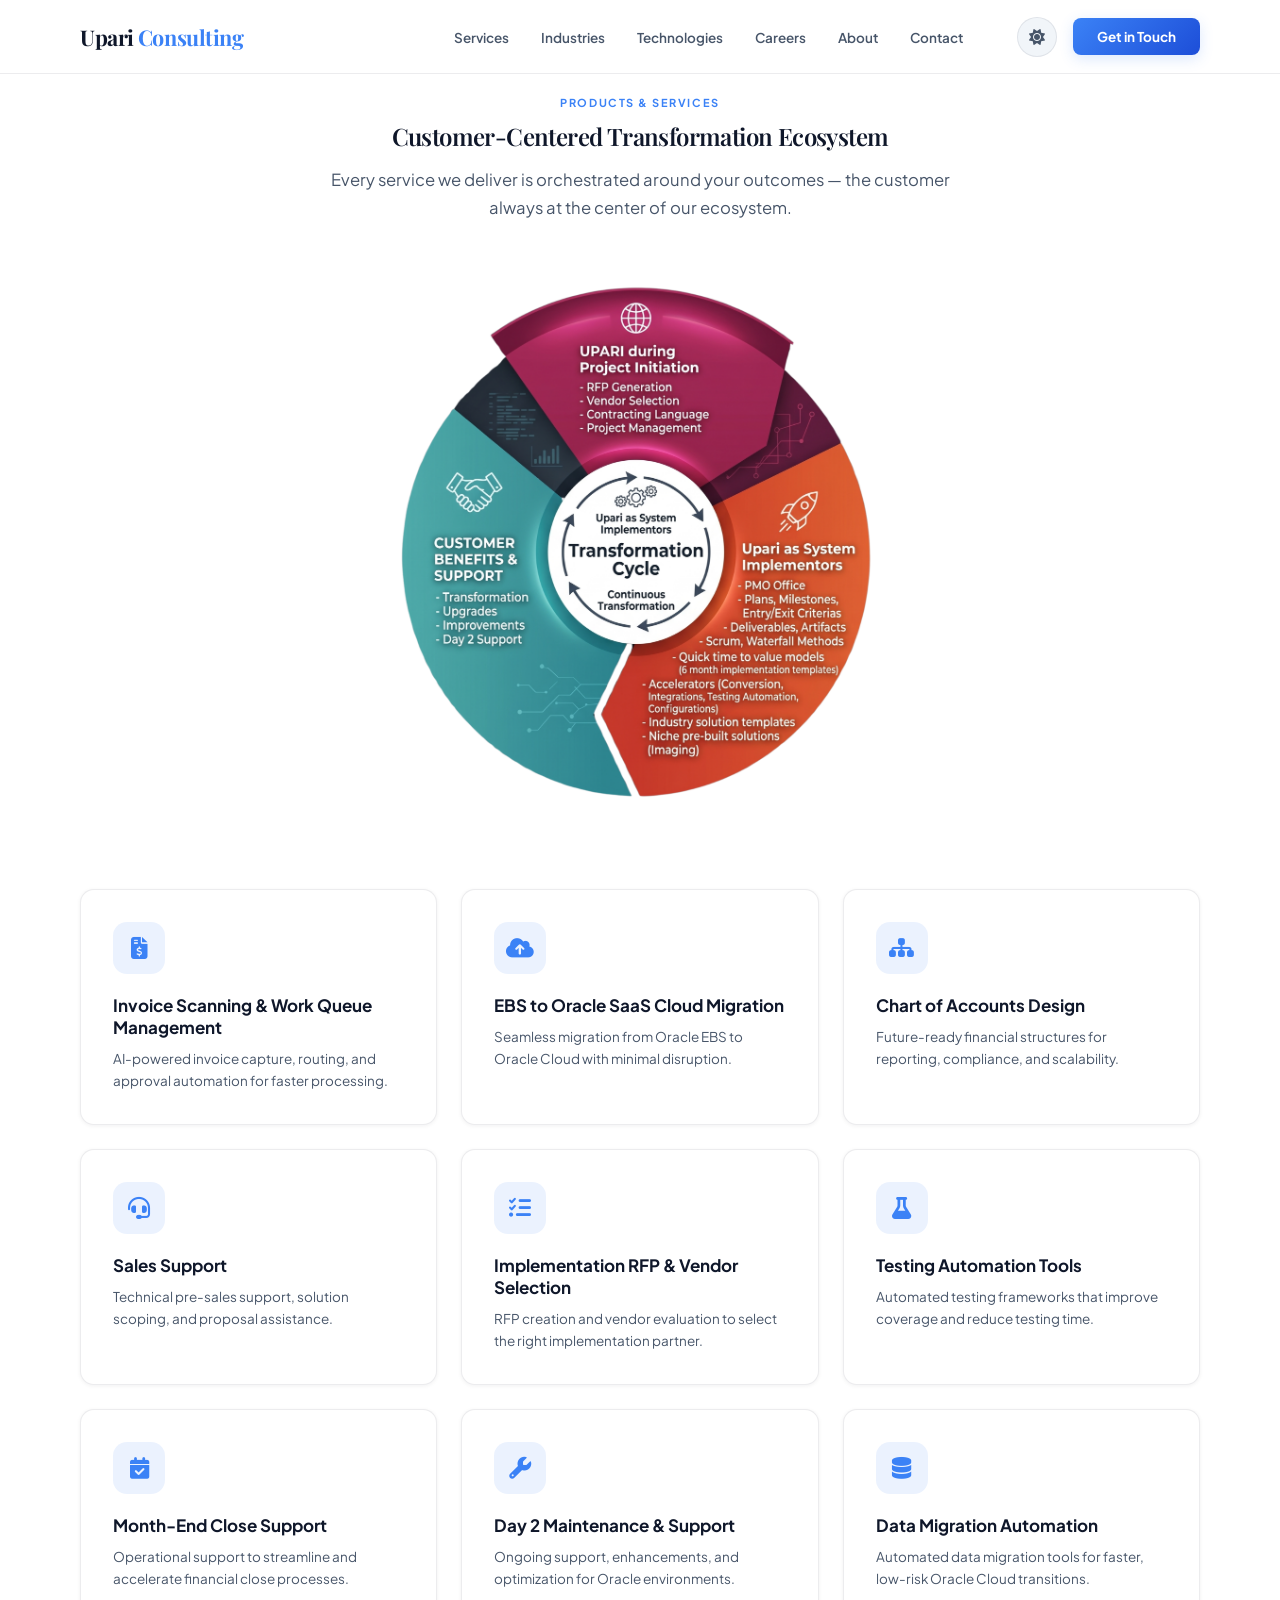
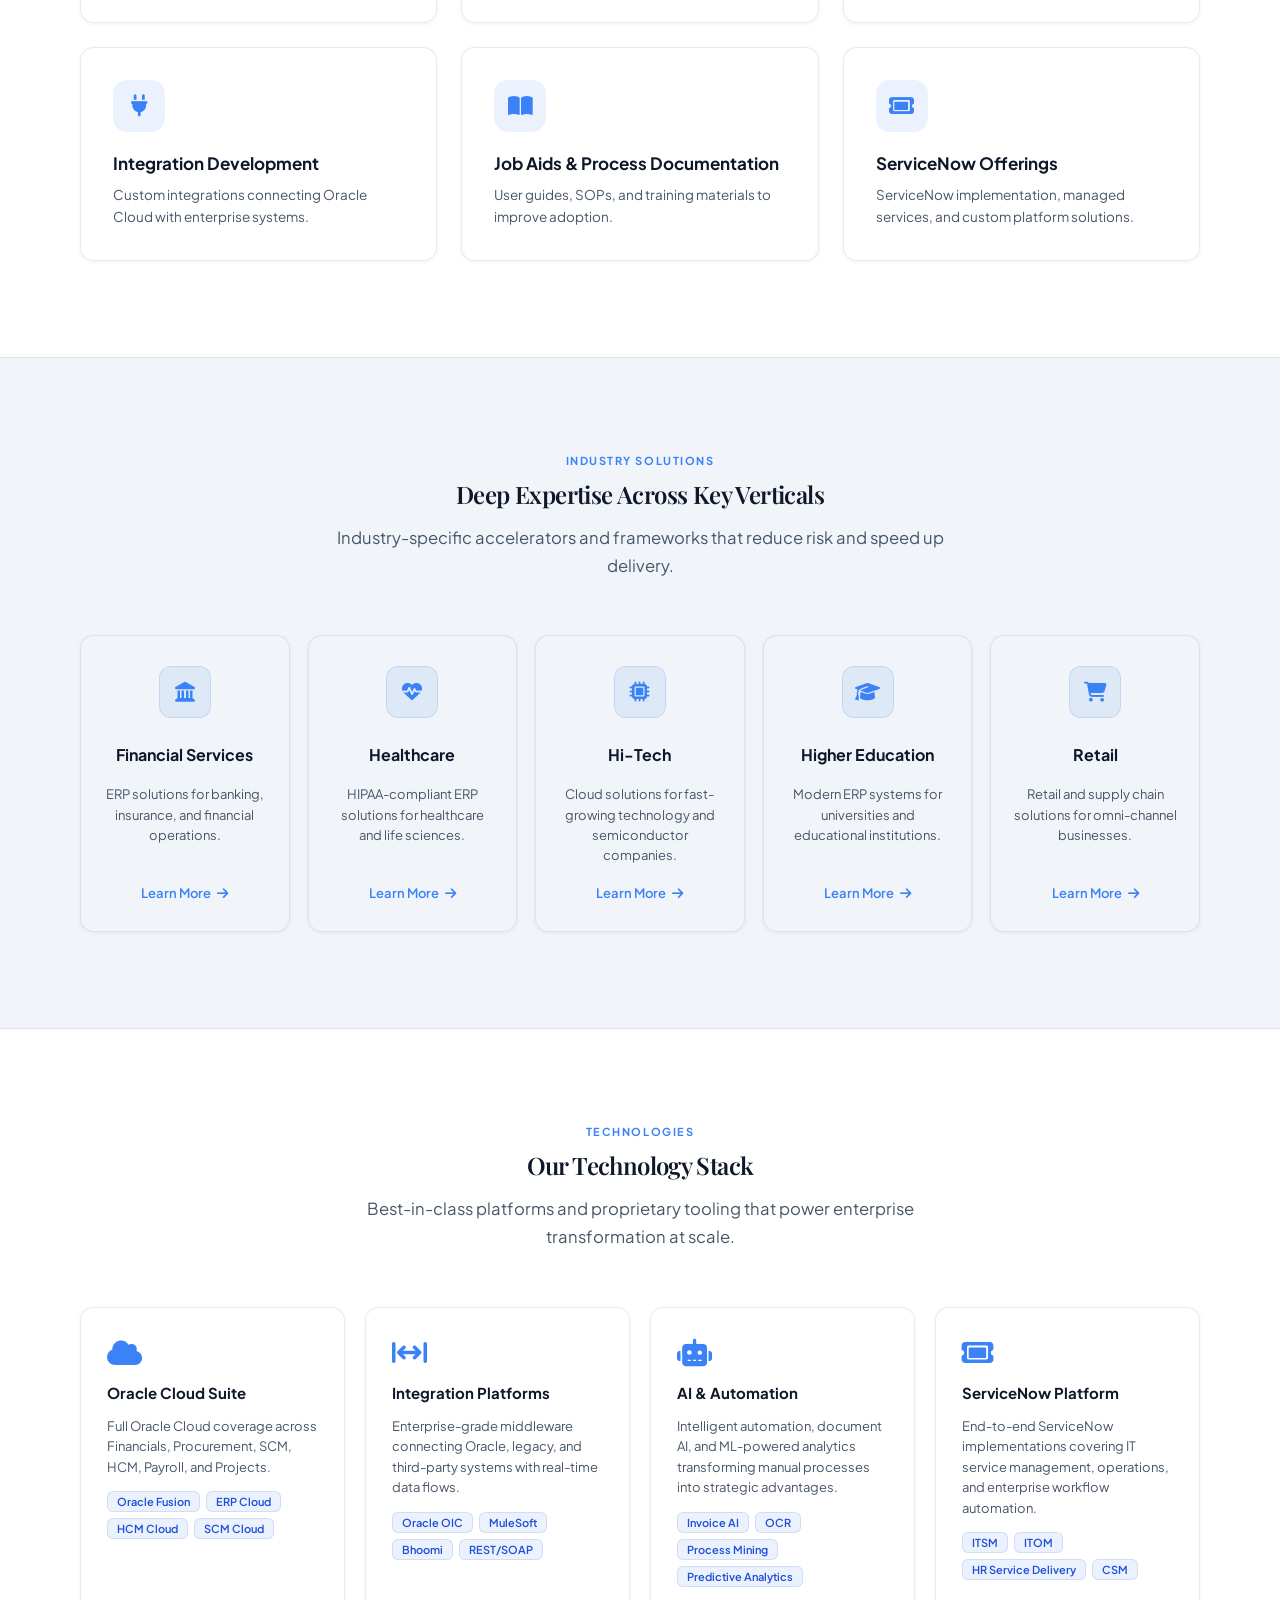
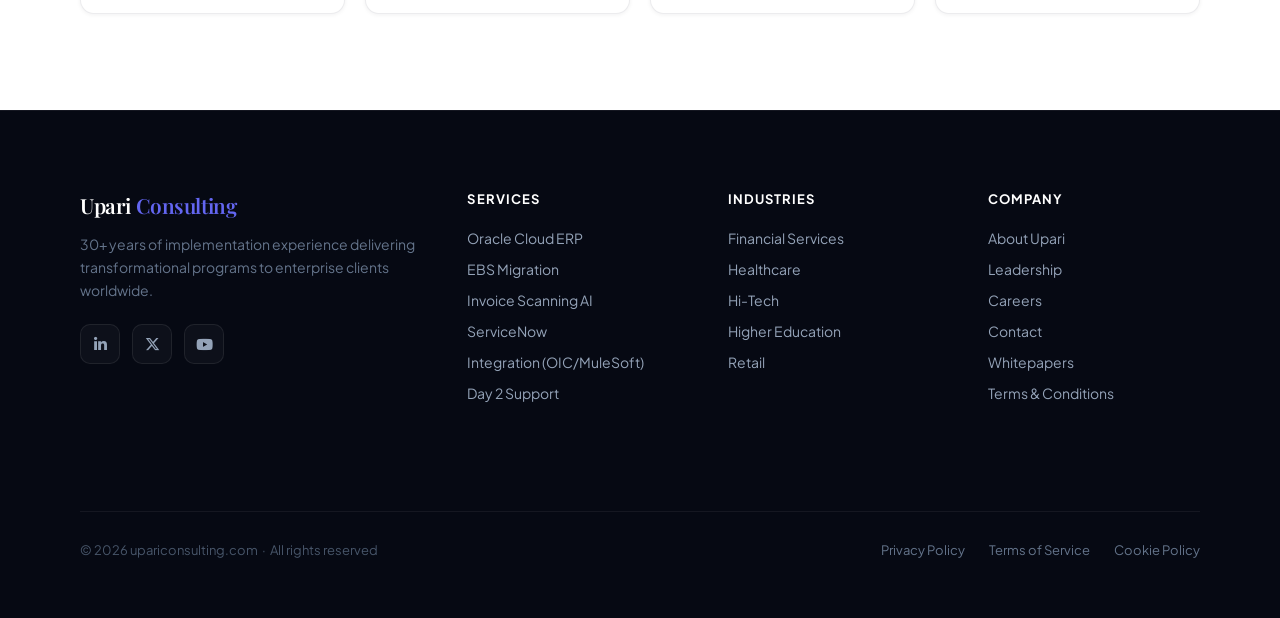
<file: services.html>
<!DOCTYPE html>
<html lang="en">

<head>
  <meta charset="UTF-8" />
  <meta name="viewport" content="width=device-width, initial-scale=1, viewport-fit=cover" />
  <title>Upari Consulting — AI | Oracle Cloud | ERP | ServiceNow</title>
  <meta name="description"
    content="Upari Consulting delivers 30+ years of enterprise implementation experience across Oracle Cloud, ERP, AI, and ServiceNow." />
  <link rel="preconnect" href="https://fonts.googleapis.com" />
  <link rel="preconnect" href="https://fonts.gstatic.com" crossorigin />
  <link
    href="https://fonts.googleapis.com/css2?family=Playfair+Display:ital,wght@0,400..900;1,400..900&family=Plus+Jakarta+Sans:ital,wght@0,200..800;1,200..800&display=swap"
    rel="stylesheet" />
  <link rel="stylesheet" href="https://cdnjs.cloudflare.com/ajax/libs/font-awesome/6.5.1/css/all.min.css"
    crossorigin="anonymous" referrerpolicy="no-referrer" />
  <link rel="stylesheet" href="style.css" />
  <script>
    (function() {
      const savedTheme = localStorage.getItem('theme');
      if (savedTheme === 'dark') {
        document.documentElement.removeAttribute('data-theme');
      } else {
        document.documentElement.setAttribute('data-theme', 'light');
      }
    })();
  </script>
</head>
<body>

  <!-- ══ NAV ══════════════════════════════════════════════════ -->
  <nav class="nav" id="nav">
    <div class="nav-inner">
      <a href="index.html" class="nav-logo"><span class="brand">Upari</span><span class="accent"> Consulting</span></a>
            <ul class="nav-links">
        <li><a href="#services">Services</a></li>
        <li><a href="#industries">Industries</a></li>
        <li><a href="#technologies">Technologies</a></li>
        <li><a href="careers.html">Careers</a></li>
        <li><a href="index.html#methodology">About</a></li>
        <li><a href="index.html#contact">Contact</a></li>
      </ul>
      <div class="nav-right">
        <button class="theme-toggle-btn" id="themeToggleBtn" aria-label="Toggle Theme" onclick="toggleTheme()">
          <i class="fa-solid fa-moon"></i>
          <i class="fa-solid fa-sun"></i>
        </button>
        <button class="nav-cta" onclick="openModal()">Get in Touch</button>
        <button class="nav-burger" id="navBurger" aria-label="Menu" onclick="toggleMobile()">
          <span></span><span></span><span></span>
        </button>
      </div>
    </div>
  </nav>

  <!-- Mobile menu -->
    <div class="mobile-menu" id="mobileMenu">
    <a href="#services" onclick="closeMobile()">Services</a>
    <a href="#industries" onclick="closeMobile()">Industries</a>
    <a href="#technologies" onclick="closeMobile()">Technologies</a>
    <a href="careers.html" onclick="closeMobile()">Careers</a>
    <a href="index.html#methodology" onclick="closeMobile()">About</a>
    <a href="index.html#contact" onclick="closeMobile()">Contact</a>
    <a class="mob-cta" onclick="closeMobile(); openModal();">Get in Touch →</a>
  </div>

  <!-- ══ PRODUCTS & SERVICES — ECOSYSTEM ════════════════════════ -->
  <section class="section ecosystem-section" id="services">
    <div class="wrap">
      <div class="section-header center reveal">
        <span class="eyebrow">Products &amp; Services</span>
        <h2 class="section-title">Customer-Centered Transformation Ecosystem</h2>
        <p class="section-sub">Every service we deliver is orchestrated around your outcomes — the customer always at
          the center of our ecosystem.</p>
      </div>

      <div class="ecosystem-wrap reveal" style="display: flex; justify-content: center; align-items: center; margin: 30px auto 50px; max-width: 480px;">
        <img src="tc.png" alt="Transformation Ecosystem Diagram" style="width: 100%; height: auto; mix-blend-mode: multiply;" />
      </div>

      <!-- Programs Grid -->
      <div class="programs-grid" id="programs" style="margin-top: 80px;">
        <div class="program-card reveal">
          <div class="program-icon"><i class="fa-solid fa-file-invoice-dollar"></i></div>
          <h3>Invoice Scanning &amp; Work Queue Management</h3>
          <p>AI-powered invoice capture, routing, and approval automation for faster processing.</p>
          
        </div>
        <div class="program-card reveal reveal-delay-1">
          <div class="program-icon"><i class="fa-solid fa-cloud-arrow-up"></i></div>
          <h3>EBS to Oracle SaaS Cloud Migration</h3>
          <p>Seamless migration from Oracle EBS to Oracle Cloud with minimal disruption.</p>
          
        </div>
        <div class="program-card reveal reveal-delay-2">
          <div class="program-icon"><i class="fa-solid fa-sitemap"></i></div>
          <h3>Chart of Accounts Design</h3>
          <p>Future-ready financial structures for reporting, compliance, and scalability.</p>
         
        </div>
        <div class="program-card reveal">
          <div class="program-icon"><i class="fa-solid fa-headset"></i></div>
          <h3>Sales Support</h3>
          <p>Technical pre-sales support, solution scoping, and proposal assistance.</p>
          
        </div>
        <div class="program-card reveal reveal-delay-1">
          <div class="program-icon"><i class="fa-solid fa-list-check"></i></div>
          <h3>Implementation RFP &amp; Vendor Selection</h3>
          <p>RFP creation and vendor evaluation to select the right implementation partner.</p>
          
        </div>
        <div class="program-card reveal reveal-delay-2">
          <div class="program-icon"><i class="fa-solid fa-flask"></i></div>
          <h3>Testing Automation Tools</h3>
          <p>Automated testing frameworks that improve coverage and reduce testing time.</p>
          
        </div>
        <div class="program-card reveal">
          <div class="program-icon"><i class="fa-solid fa-calendar-check"></i></div>
          <h3>Month-End Close Support</h3>
          <p>Operational support to streamline and accelerate financial close processes.</p>
          
        </div>
        <div class="program-card reveal reveal-delay-1">
          <div class="program-icon"><i class="fa-solid fa-wrench"></i></div>
          <h3>Day 2 Maintenance &amp; Support</h3>
          <p>Ongoing support, enhancements, and optimization for Oracle environments.</p>
          
        </div>
        <div class="program-card reveal reveal-delay-2">
          <div class="program-icon"><i class="fa-solid fa-database"></i></div>
          <h3>Data Migration Automation</h3>
          <p>Automated data migration tools for faster, low-risk Oracle Cloud transitions.</p>
          
        </div>
        <div class="program-card reveal">
          <div class="program-icon"><i class="fa-solid fa-plug"></i></div>
          <h3>Integration Development</h3>
          <p>Custom integrations connecting Oracle Cloud with enterprise systems.</p>
          
        </div>
        <div class="program-card reveal reveal-delay-1">
          <div class="program-icon"><i class="fa-solid fa-book-open"></i></div>
          <h3>Job Aids &amp; Process Documentation</h3>
          <p>User guides, SOPs, and training materials to improve adoption.</p>
          
        </div>
        <div class="program-card reveal reveal-delay-2">
          <div class="program-icon"><i class="fa-solid fa-ticket"></i></div>
          <h3>ServiceNow Offerings</h3>
          <p>ServiceNow implementation, managed services, and custom platform solutions.</p>
          
        </div>
      </div>
    </div>
  </section>
  
<!-- ══ INDUSTRIES ══════════════════════════════════════════════ -->
<section class="section section-alt" id="industries">
  <div class="wrap">
    <div class="section-header center reveal">
      <span class="eyebrow">Industry Solutions</span>
      <h2 class="section-title">Deep Expertise Across Key Verticals</h2>
      <p class="section-sub">
        Industry-specific accelerators and frameworks that reduce risk and speed up delivery.
      </p>
    </div>

    <div class="industries-grid">
      <div class="industry-card reveal">
        <div class="industry-icon"><i class="fa-solid fa-landmark"></i></div>
        <h3>Financial Services</h3>
        <p>ERP solutions for banking, insurance, and financial operations.</p>
        <a href="#contact" class="industry-link">Learn More <i class="fa-solid fa-arrow-right"></i></a>
      </div>

      <div class="industry-card reveal reveal-delay-1">
        <div class="industry-icon"><i class="fa-solid fa-heart-pulse"></i></div>
        <h3>Healthcare</h3>
        <p>HIPAA-compliant ERP solutions for healthcare and life sciences.</p>
        <a href="#contact" class="industry-link">Learn More <i class="fa-solid fa-arrow-right"></i></a>
      </div>

      <div class="industry-card reveal reveal-delay-2">
        <div class="industry-icon"><i class="fa-solid fa-microchip"></i></div>
        <h3>Hi-Tech</h3>
        <p>Cloud solutions for fast-growing technology and semiconductor companies.</p>
        <a href="#contact" class="industry-link">Learn More <i class="fa-solid fa-arrow-right"></i></a>
      </div>

      <div class="industry-card reveal reveal-delay-3">
        <div class="industry-icon"><i class="fa-solid fa-graduation-cap"></i></div>
        <h3>Higher Education</h3>
        <p>Modern ERP systems for universities and educational institutions.</p>
        <a href="#contact" class="industry-link">Learn More <i class="fa-solid fa-arrow-right"></i></a>
      </div>

      <div class="industry-card reveal reveal-delay-4">
        <div class="industry-icon"><i class="fa-solid fa-shopping-cart"></i></div>
        <h3>Retail</h3>
        <p>Retail and supply chain solutions for omni-channel businesses.</p>
        <a href="#contact" class="industry-link">Learn More <i class="fa-solid fa-arrow-right"></i></a>
      </div>
    </div>
  </div>
</section>

  <!-- ══ TECHNOLOGIES ════════════════════════════════════════════ -->
  <section class="section section-white" id="technologies">
    <div class="wrap">
      <div class="section-header center reveal">
        <span class="eyebrow">Technologies</span>
        <h2 class="section-title">Our Technology Stack</h2>
        <p class="section-sub">Best-in-class platforms and proprietary tooling that power enterprise transformation at
          scale.</p>
      </div>
      <div class="tech-grid">
        <div class="tech-card reveal">
          <div class="tech-card-icon"><i class="fa-solid fa-cloud"></i></div>
          <h4>Oracle Cloud Suite</h4>
          <p>Full Oracle Cloud coverage across Financials, Procurement, SCM, HCM, Payroll, and Projects.</p>
          <div class="tech-badges">
            <span class="tech-badge">Oracle Fusion</span>
            <span class="tech-badge">ERP Cloud</span>
            <span class="tech-badge">HCM Cloud</span>
            <span class="tech-badge">SCM Cloud</span>
          </div>
        </div>
        <div class="tech-card reveal reveal-delay-1">
          <div class="tech-card-icon"><i class="fa-solid fa-arrows-left-right-to-line"></i></div>
          <h4>Integration Platforms</h4>
          <p>Enterprise-grade middleware connecting Oracle, legacy, and third-party systems with real-time data flows.
          </p>
          <div class="tech-badges">
            <span class="tech-badge">Oracle OIC</span>
            <span class="tech-badge">MuleSoft</span>
            <span class="tech-badge">Bhoomi</span>
            <span class="tech-badge">REST/SOAP</span>
          </div>
        </div>
        <div class="tech-card reveal reveal-delay-2">
          <div class="tech-card-icon"><i class="fa-solid fa-robot"></i></div>
          <h4>AI &amp; Automation</h4>
          <p>Intelligent automation, document AI, and ML-powered analytics transforming manual processes into strategic
            advantages.</p>
          <div class="tech-badges">
            <span class="tech-badge">Invoice AI</span>
            <span class="tech-badge">OCR</span>
            <span class="tech-badge">Process Mining</span>
            <span class="tech-badge">Predictive Analytics</span>
          </div>
        </div>
        <div class="tech-card reveal reveal-delay-3">
          <div class="tech-card-icon"><i class="fa-solid fa-ticket"></i></div>
          <h4>ServiceNow Platform</h4>
          <p>End-to-end ServiceNow implementations covering IT service management, operations, and enterprise workflow
            automation.</p>
          <div class="tech-badges">
            <span class="tech-badge">ITSM</span>
            <span class="tech-badge">ITOM</span>
            <span class="tech-badge">HR Service Delivery</span>
            <span class="tech-badge">CSM</span>
          </div>
        </div>
      </div>
    </div>
  </section>

  <footer class="footer">
    <div class="wrap">
      <div class="footer-grid">
        <div class="footer-brand">
          <div class="footer-logo"><span class="brand">Upari</span><span class="accent"> Consulting</span></div>
          <p class="footer-tagline">30+ years of implementation experience delivering transformational programs to
            enterprise clients worldwide.</p>
          <div class="footer-socials">
            <a href="#" class="social-btn" aria-label="LinkedIn"><i class="fa-brands fa-linkedin-in"></i></a>
            <a href="#" class="social-btn" aria-label="Twitter/X"><i class="fa-brands fa-x-twitter"></i></a>
            <a href="#" class="social-btn" aria-label="YouTube"><i class="fa-brands fa-youtube"></i></a>
          </div>
        </div>
        <div class="footer-col">
          <h4>Services</h4>
          <ul class="footer-links">
            <li><a href="#services">Oracle Cloud ERP</a></li>
            <li><a href="#programs">EBS Migration</a></li>
            <li><a href="#programs">Invoice Scanning AI</a></li>
            <li><a href="#services">ServiceNow</a></li>
            <li><a href="#services">Integration (OIC/MuleSoft)</a></li>
            <li><a href="#programs">Day 2 Support</a></li>
          </ul>
        </div>
        <div class="footer-col">
          <h4>Industries</h4>
          <ul class="footer-links">
            <li><a href="#industries">Financial Services</a></li>
            <li><a href="#industries">Healthcare</a></li>
            <li><a href="#industries">Hi-Tech</a></li>
            <li><a href="#industries">Higher Education</a></li>
            <li><a href="#industries">Retail</a></li>
          </ul>
        </div>
        <div class="footer-col">
          <h4>Company</h4>
          <ul class="footer-links">
            <li><a href="index.html#methodology">About Upari</a></li>
            <li><a href="#" onclick="alert('Leadership page coming soon.')">Leadership</a></li>
            <li><a href="careers.html">Careers</a></li>
            <li><a href="index.html#contact">Contact</a></li>
            <li><a href="index.html#resources">Whitepapers</a></li>
            <li><a href="#" onclick="alert('Terms & Conditions coming soon.')">Terms &amp; Conditions</a></li>
          </ul>
        </div>
      </div>
      <div class="footer-bottom">
        <p class="footer-copy">© 2026 upariconsulting.com &nbsp;·&nbsp; All rights reserved</p>
        <div class="footer-legal">
          <a href="#">Privacy Policy</a>
          <a href="#">Terms of Service</a>
          <a href="#">Cookie Policy</a>
        </div>
      </div>
    </div>
  </footer>

  <!-- ══ MODAL ══════════════════════════════════════════════════ -->
  <div class="modal-overlay" id="modalOverlay" onclick="handleOverlayClick(event)">
    <div class="modal" id="modal">
      <button class="modal-close" onclick="closeModal()">×</button>
      <p class="modal-title">Get in Touch</p>
      <p class="modal-sub">Our team will reach out within 1 business day.</p>
      <!-- Honeypot -->
      <input type="text" name="website_modal" class="hp-field" id="m-hp" tabindex="-1" autocomplete="off">
      <div id="modalFormContent">
        <div class="form-grid">
          <div class="field">
            <label>Full Name *</label>
            <input type="text" placeholder="Jane Smith" id="f-name" maxlength="100" />
          </div>
          <div class="field">
            <label>Designation</label>
            <input type="text" placeholder="CTO, VP Finance…" id="f-desig" maxlength="100" />
          </div>
          <div class="field">
            <label>Email *</label>
            <input type="email" placeholder="you@company.com" id="f-email" maxlength="150" />
          </div>
          <div class="field">
            <label>Company</label>
            <input type="text" placeholder="Acme Corp" id="f-company" maxlength="150" />
          </div>
          <div class="field form-full">
            <label>Message</label>
            <textarea placeholder="Tell us about your project or what you'd like to explore…" id="f-msg"
              maxlength="2000"></textarea>
          </div>
        </div>
        <button type="button" class="submit-btn" id="modalSubmitBtn" onclick="handleModalSubmit()">Send Message
          →</button>
      </div>
      <div class="success-msg" id="modalSuccess">✓ &nbsp; Thank you! We'll be in touch shortly.</div>
    </div>
  </div>

  <!-- Scroll to top -->
  <button class="scroll-top" id="scrollTopBtn" onclick="window.scrollTo({top:0,behavior:'smooth'})"
    aria-label="Back to top">
    <i class="fa-solid fa-arrow-up"></i>
  </button>


  <script src="script.js"></script>
</body>
</html>
</file>
<file: test/style.css>
@import url('https://fonts.googleapis.com/css2?family=Playfair+Display:ital,wght@0,400..900;1,400..900&family=Plus+Jakarta+Sans:ital,wght@0,200..800;1,200..800&display=swap');

    /* ─── Design Tokens & Theme Support ─────────────────────── */
    :root {
      /* Dark Theme (Default) */
      --canvas: #060913;
      --surface: #0b0f19;
      --surface-2: #111827;
      --surface-3: #1f2937;
      --ink: #f8fafc;
      --ink-soft: #94a3b8;
      --ink-faint: #475569;
      --line: rgba(255, 255, 255, 0.08);
      --line-strong: rgba(255, 255, 255, 0.16);
      --accent: #6366f1;
      --accent-deep: #4f46e5;
      --accent-tint: rgba(99, 102, 241, 0.15);
      --accent-glow: rgba(99, 102, 241, 0.25);
      --teal: #14b8a6;
      --teal-tint: rgba(20, 184, 166, 0.15);
      --green: #10b981;
      --green-tint: rgba(16, 185, 129, 0.15);
      --amber: #f59e0b;
      --amber-tint: rgba(245, 158, 11, 0.15);
      --radius: 8px;
      --radius-lg: 14px;
      --radius-xl: 20px;
      --shadow-sm: 0 2px 8px rgba(0, 0, 0, 0.4);
      --shadow-md: 0 12px 32px rgba(0, 0, 0, 0.5), 0 2px 12px rgba(99, 102, 241, 0.05);
      --shadow-lg: 0 24px 64px rgba(0, 0, 0, 0.6), 0 4px 20px rgba(99, 102, 241, 0.1);
      --nav-h: 74px;
      --max-w: 1240px;
      --nav-bg: rgba(6, 9, 19, 0.8);
    }

    :root[data-theme="light"] {
      /* Light Theme Override */
      --canvas: #f8fafc;
      --surface: #ffffff;
      --surface-2: #f1f5f9;
      --surface-3: #e2e8f0;
      --ink: #0f172a;
      --ink-soft: #475569;
      --ink-faint: #94a3b8;
      --line: rgba(15, 23, 42, 0.08);
      --line-strong: rgba(15, 23, 42, 0.14);
      --accent: #3b82f6;
      --accent-deep: #1d4ed8;
      --accent-tint: rgba(59, 130, 246, 0.1);
      --accent-glow: rgba(59, 130, 246, 0.18);
      --teal: #0d9488;
      --teal-tint: rgba(13, 148, 136, 0.1);
      --green: #059669;
      --green-tint: rgba(5, 150, 105, 0.1);
      --amber: #d97706;
      --amber-tint: rgba(217, 119, 6, 0.1);
      --shadow-sm: 0 1px 4px rgba(15, 23, 42, 0.06);
      --shadow-md: 0 8px 24px rgba(59, 130, 246, 0.08), 0 2px 8px rgba(15, 23, 42, 0.04);
      --shadow-lg: 0 20px 48px rgba(59, 130, 246, 0.1), 0 4px 16px rgba(15, 23, 42, 0.05);
      --nav-bg: rgba(255, 255, 255, 0.8);
    }

    /* Glowing background orbs */
    .glow-orb {
      position: absolute;
      border-radius: 50%;
      filter: blur(100px);
      opacity: 0.12;
      pointer-events: none;
      z-index: 0;
      animation: floatOrb 15s ease-in-out infinite alternate;
    }
    
    :root[data-theme="light"] .glow-orb {
      opacity: 0.05;
    }

    .orb-1 {
      width: 450px;
      height: 450px;
      background: radial-gradient(circle, var(--accent) 0%, transparent 70%);
      top: 10%;
      right: -100px;
    }

    .orb-2 {
      width: 400px;
      height: 400px;
      background: radial-gradient(circle, var(--teal) 0%, transparent 70%);
      bottom: 20%;
      left: -150px;
      animation-delay: -5s;
      animation-duration: 20s;
    }

    @keyframes floatOrb {
      0% {
        transform: translate(0, 0) scale(1);
      }
      100% {
        transform: translate(50px, -70px) scale(1.15);
      }
    }

    /* ─── Reset & Base ───────────────────────────────────────── */
    *,
    *::before,
    *::after {
      margin: 0;
      padding: 0;
      box-sizing: border-box;
    }

    html {
      scroll-behavior: smooth;
      -webkit-font-smoothing: antialiased;
    }

    body {
      font-family: 'Plus Jakarta Sans', -apple-system, sans-serif;
      background: var(--canvas);
      color: var(--ink);
      overflow-x: hidden;
    }

    a {
      color: inherit;
      text-decoration: none;
    }

    img {
      max-width: 100%;
      display: block;
    }

    button {
      font-family: inherit;
      cursor: pointer;
      border: none;
      background: none;
    }

    /* ─── Scroll Animations ──────────────────────────────────── */
    .reveal {
      opacity: 0;
      transform: translateY(24px);
      transition: opacity .6s cubic-bezier(.22, 1, .36, 1), transform .6s cubic-bezier(.22, 1, .36, 1);
    }

    .reveal.visible {
      opacity: 1;
      transform: none;
    }

    .reveal-delay-1 {
      transition-delay: .1s;
    }

    .reveal-delay-2 {
      transition-delay: .2s;
    }

    .reveal-delay-3 {
      transition-delay: .3s;
    }

    .reveal-delay-4 {
      transition-delay: .4s;
    }

    /* ─── Layout Helpers ─────────────────────────────────────── */
    .wrap {
      max-width: var(--max-w);
      margin: 0 auto;
      padding: 0 60px;
    }

    .section {
      padding: 96px 0;
    }

    .section-sm {
      padding: 64px 0;
    }

    .section-alt {
      background: var(--surface-2);
      border-top: 1px solid var(--line);
      border-bottom: 1px solid var(--line);
    }

    .section-white {
      background: var(--surface);
    }

    .section-dark {
      background: linear-gradient(135deg, #0d1b2e 0%, #153793 60%, #0d1b2e 100%);
      color: #fff;
    }

    /* ─── Typography ─────────────────────────────────────────── */
    .eyebrow {
      font-size: 11px;
      font-weight: 700;
      letter-spacing: .14em;
      text-transform: uppercase;
      color: var(--accent);
      margin-bottom: 14px;
      display: block;
    }

    .eyebrow-light {
      color: rgba(100, 149, 237, .8);
    }

    h2.section-title {
      font-family: 'Playfair Display', Georgia, serif;
      font-size: clamp(1.8rem, 2.8vw+.6rem, 2.8rem);
      font-weight: 600;
      line-height: 1.12;
      letter-spacing: -.025em;
      color: var(--ink);
      margin-bottom: 16px;
    }

    .section-dark h2.section-title {
      color: #fff;
    }

    .section-sub {
      font-size: 1.04rem;
      color: var(--ink-soft);
      max-width: 54ch;
      line-height: 1.68;
    }

    .section-dark .section-sub {
      color: rgba(255, 255, 255, .62);
    }

    .section-header {
      margin-bottom: 56px;
    }

    .section-header.center {
      text-align: center;
    }

    .section-header.center .section-sub {
      margin: 0 auto;
    }

    /* ─── Buttons ────────────────────────────────────────────── */
    .btn-primary {
      display: inline-flex;
      align-items: center;
      gap: 8px;
      background: linear-gradient(180deg, var(--accent) 0%, var(--accent-deep) 100%);
      color: #fff;
      padding: 14px 28px;
      border-radius: var(--radius);
      font-size: 15px;
      font-weight: 600;
      box-shadow: 0 4px 14px var(--accent-glow);
      transition: transform .15s, box-shadow .2s, filter .2s;
    }

    .btn-primary:hover {
      filter: brightness(1.08);
      box-shadow: 0 6px 22px var(--accent-glow);
      transform: translateY(-1px);
    }

    .btn-outline {
      display: inline-flex;
      align-items: center;
      gap: 8px;
      background: transparent;
      color: #fff;
      border: 1.5px solid rgba(255, 255, 255, .35);
      padding: 13px 26px;
      border-radius: var(--radius);
      font-size: 15px;
      font-weight: 500;
      transition: border-color .2s, background .2s;
    }

    .btn-outline:hover {
      border-color: rgba(255, 255, 255, .72);
      background: rgba(255, 255, 255, .08);
    }

    .btn-ghost {
      display: inline-flex;
      align-items: center;
      gap: 8px;
      background: var(--surface);
      color: var(--ink-soft);
      border: 1px solid var(--line);
      padding: 13px 26px;
      border-radius: var(--radius);
      font-size: 15px;
      font-weight: 500;
      box-shadow: var(--shadow-sm);
      transition: border-color .2s, color .2s, box-shadow .2s;
    }

    .btn-ghost:hover {
      border-color: rgba(99, 102, 241, .3);
      color: var(--ink);
      box-shadow: var(--shadow-md);
    }

    /* ═══════════════════════════════════════════════════════════
       NAV
    ═══════════════════════════════════════════════════════════ */
    .nav {
      position: fixed;
      top: 0;
      left: 0;
      right: 0;
      z-index: 900;
      height: var(--nav-h);
      display: flex;
      align-items: center;
      background: var(--nav-bg);
      backdrop-filter: blur(20px);
      -webkit-backdrop-filter: blur(20px);
      border-bottom: 1px solid var(--line);
      transition: height 0.3s cubic-bezier(0.4, 0, 0.2, 1), box-shadow 0.3s, border-bottom 0.3s;
    }

    .nav.scrolled {
      height: 64px;
      box-shadow: var(--shadow-md);
      border-bottom-color: var(--line-strong);
    }

    .nav-inner {
      max-width: var(--max-w);
      margin: 0 auto;
      padding: 0 60px;
      width: 100%;
      display: flex;
      align-items: center;
      gap: 40px;
    }

    .nav-logo {
      font-family: 'Playfair Display', Georgia, serif;
      font-size: 1.35rem;
      font-weight: 700;
      letter-spacing: -.02em;
      white-space: nowrap;
      flex-shrink: 0;
      display: flex;
      align-items: center;
      gap: 4px;
    }

    .nav-logo .brand {
      color: var(--ink);
    }

    .nav-logo .accent {
      color: var(--accent);
    }

    .nav-links {
      display: flex;
      align-items: center;
      gap: 4px;
      list-style: none;
      flex: 1;
      justify-content: flex-end;
    }

    .nav-links a {
      font-size: 13.5px;
      font-weight: 600;
      color: var(--ink-soft);
      padding: 8px 14px;
      border-radius: 6px;
      transition: color .2s, background .2s, transform 0.15s;
    }

    .nav-links a:hover,
    .nav-links a.active {
      color: var(--ink);
      background: var(--accent-tint);
    }

    .nav-right {
      display: flex;
      align-items: center;
      gap: 16px;
      flex-shrink: 0;
    }

    .nav-cta {
      background: linear-gradient(135deg, var(--accent) 0%, var(--accent-deep) 100%);
      color: #fff;
      padding: 10px 24px;
      border-radius: var(--radius);
      font-size: 13.5px;
      font-weight: 700;
      box-shadow: 0 4px 14px var(--accent-glow);
      transition: filter .15s, box-shadow .2s, transform .15s;
    }

    .nav-cta:hover {
      filter: brightness(1.1);
      box-shadow: 0 6px 20px var(--accent-glow);
      transform: translateY(-1px);
    }

    .theme-toggle-btn {
      width: 40px;
      height: 40px;
      border-radius: 50%;
      border: 1px solid var(--line);
      background: var(--surface-2);
      color: var(--ink-soft);
      display: flex;
      align-items: center;
      justify-content: center;
      font-size: 16px;
      transition: background 0.2s, color 0.2s, border-color 0.2s, transform 0.2s;
    }

    .theme-toggle-btn:hover {
      background: var(--surface-3);
      color: var(--ink);
      border-color: var(--line-strong);
      transform: scale(1.05);
    }

    .theme-toggle-btn .fa-sun {
      display: none;
    }

    .theme-toggle-btn .fa-moon {
      display: block;
    }

    :root[data-theme="light"] .theme-toggle-btn .fa-sun {
      display: block;
    }

    :root[data-theme="light"] .theme-toggle-btn .fa-moon {
      display: none;
    }

    .nav-burger {
      display: none;
      flex-direction: column;
      gap: 5px;
      padding: 6px;
      cursor: pointer;
      border-radius: 7px;
      transition: background .2s;
    }

    .nav-burger:hover {
      background: var(--accent-tint);
    }

    .nav-burger span {
      display: block;
      width: 22px;
      height: 2px;
      background: var(--ink);
      border-radius: 2px;
      transition: transform .3s, opacity .3s, background .3s;
    }
    
    .nav-burger.open span:nth-child(1) {
      transform: translateY(7px) rotate(45deg);
    }
    
    .nav-burger.open span:nth-child(2) {
      opacity: 0;
    }
    
    .nav-burger.open span:nth-child(3) {
      transform: translateY(-7px) rotate(-45deg);
    }

    .mobile-menu {
      display: flex;
      position: fixed;
      top: var(--nav-h);
      left: 0;
      right: 0;
      height: 0;
      opacity: 0;
      pointer-events: none;
      background: var(--surface);
      backdrop-filter: blur(20px);
      -webkit-backdrop-filter: blur(20px);
      z-index: 800;
      flex-direction: column;
      padding: 0 24px;
      gap: 6px;
      overflow-y: auto;
      transition: height 0.3s cubic-bezier(0.4, 0, 0.2, 1), opacity 0.2s ease, padding 0.3s ease;
      border-bottom: 0px solid var(--line);
    }

    .mobile-menu.open {
      height: calc(100vh - var(--nav-h));
      opacity: 1;
      pointer-events: auto;
      padding: 24px;
      border-bottom-width: 1px;
    }

    .mobile-menu a {
      font-size: 16px;
      font-weight: 600;
      color: var(--ink);
      padding: 14px 16px;
      border-radius: 9px;
      border-bottom: 1px solid var(--line);
      transition: background .2s, color .2s;
    }

    .mobile-menu a:hover {
      background: var(--accent-tint);
      color: var(--accent);
    }

    .mobile-menu .mob-cta {
      margin-top: 12px;
      background: linear-gradient(135deg, var(--accent) 0%, var(--accent-deep) 100%);
      color: #fff;
      border-radius: var(--radius-lg);
      text-align: center;
      border-bottom: none;
    }

    /* ═══════════════════════════════════════════════════════════
       HERO
    ═══════════════════════════════════════════════════════════ */
    .hero {
      min-height: 100vh;
      min-height: 100dvh;
      padding: calc(var(--nav-h) + 72px) 0 80px;
      position: relative;
      overflow: hidden;
      display: flex;
      align-items: center;
      background: var(--surface);
    }

    .hero::before {
      content: '';
      position: absolute;
      inset: 0;
      background:
        radial-gradient(ellipse 65% 75% at 80% 45%, rgba(30, 77, 183, .12) 0%, transparent 58%),
        radial-gradient(ellipse 50% 55% at 10% 80%, rgba(8, 145, 178, .08) 0%, transparent 55%),
        radial-gradient(ellipse 80% 50% at 50% -5%, rgba(255, 255, 255, .95) 0%, transparent 40%);
      pointer-events: none;
    }

    .hero-grid {
      position: absolute;
      inset: 0;
      opacity: .5;
      background-image:
        linear-gradient(rgba(13, 27, 46, .04) 1px, transparent 1px),
        linear-gradient(90deg, rgba(13, 27, 46, .04) 1px, transparent 1px);
      background-size: 64px 64px;
      pointer-events: none;
    }

    .hero-inner {
      display: grid;
      grid-template-columns: 1fr 1fr;
      gap: 64px;
      align-items: center;
      position: relative;
      z-index: 1;
    }

    .hero-badge {
      display: inline-flex;
      align-items: center;
      gap: 8px;
      background: var(--accent-tint);
      border: 1px solid rgba(30, 77, 183, .20);
      border-radius: 30px;
      padding: 6px 14px 6px 10px;
      font-size: 12.5px;
      font-weight: 600;
      color: var(--accent-deep);
      margin-bottom: 22px;
    }

    .hero-badge .dot {
      width: 6px;
      height: 6px;
      background: var(--accent);
      border-radius: 50%;
      display: inline-block;
    }

    .hero-title {
      font-family: 'Playfair Display', Georgia, serif;
      font-size: clamp(2.4rem, 4.5vw, 3.8rem);
      font-weight: 700;
      line-height: 1.1;
      letter-spacing: -.02em;
      color: var(--ink);
      margin-bottom: 20px;
    }

    .hero-title .accent {
      color: var(--accent);
      background: linear-gradient(120deg, var(--accent) 0%, var(--teal) 100%);
      -webkit-background-clip: text;
      -webkit-text-fill-color: transparent;
    }

    .hero-focus {
      font-size: 13.5px;
      font-weight: 700;
      color: var(--teal);
      text-transform: uppercase;
      letter-spacing: .08em;
      margin-bottom: 20px;
    }

    .hero-sub {
      font-size: 1.1rem;
      color: var(--ink-soft);
      line-height: 1.65;
      margin-bottom: 36px;
      max-width: 50ch;
    }

    .hero-actions {
      display: flex;
      gap: 16px;
      margin-bottom: 48px;
      flex-wrap: wrap;
    }

    .hero-trust {
      border-top: 1px solid var(--line);
      padding-top: 24px;
    }

    .hero-trust-text {
      font-size: 12px;
      font-weight: 600;
      color: var(--ink-faint);
      text-transform: uppercase;
      letter-spacing: .08em;
      display: block;
      margin-bottom: 12px;
    }

    .hero-trust-logos {
      display: flex;
      flex-wrap: wrap;
      gap: 10px;
    }

    .trust-chip {
      font-size: 11.5px;
      font-weight: 600;
      padding: 6px 14px;
      background: var(--surface-2);
      border: 1px solid var(--line);
      color: var(--ink-soft);
      border-radius: 20px;
    }

    /* ─── Hero Visual & Wizard (Transformation Journey) ────── */
    .hero-visual {
      display: flex;
      justify-content: center;
      align-items: center;
      position: relative;
    }

    .float-badge {
      position: absolute;
      padding: 8px 14px;
      background: var(--surface-2);
      border: 1px solid var(--line);
      border-radius: 30px;
      font-size: 12px;
      font-weight: 600;
      color: var(--ink);
      box-shadow: var(--shadow-sm);
      display: flex;
      align-items: center;
      gap: 6px;
      z-index: 10;
    }

    .float-badge i {
      color: var(--green);
    }

    .float-badge.top-right {
      top: -20px;
      right: -20px;
    }

    .float-badge.bot-left {
      bottom: -20px;
      left: -20px;
    }

    .hero-transform-card {
      width: 100%;
      max-width: 480px;
      padding: 30px;
      border-radius: var(--radius-xl);
      background: var(--surface-2);
      border: 1px solid var(--line);
      box-shadow: var(--shadow-lg);
      position: relative;
    }

    .htc-head {
      display: flex;
      justify-content: space-between;
      align-items: center;
      margin-bottom: 24px;
    }

    .htc-label {
      font-size: 12px;
      font-weight: 700;
      color: var(--ink-soft);
      text-transform: uppercase;
      letter-spacing: 0.08em;
    }

    .htc-badge {
      font-size: 11px;
      font-weight: 700;
      padding: 3px 8px;
      background: var(--accent-tint);
      color: var(--accent);
      border-radius: 6px;
    }

    .journey-tabs {
      display: flex;
      gap: 8px;
      margin-bottom: 24px;
      border-bottom: 1px solid var(--line);
      padding-bottom: 12px;
    }

    .j-tab {
      flex: 1;
      padding: 10px;
      font-size: 13.5px;
      font-weight: 600;
      color: var(--ink-soft);
      border-radius: var(--radius);
      transition: color .2s, background .2s, border-color .2s;
      text-align: center;
      border: 1px solid transparent;
      background: transparent;
    }

    .j-tab:hover {
      color: var(--ink);
      background: var(--accent-tint);
    }

    .j-tab.active {
      color: var(--accent);
      background: var(--accent-tint);
      border-color: rgba(99, 102, 241, 0.2);
    }

    .jt-num {
      display: block;
      font-size: 11px;
      font-weight: 700;
      opacity: 0.6;
      margin-bottom: 2px;
    }

    .journey-content-pane {
      position: relative;
      min-height: 220px;
    }

    .j-pane {
      display: none;
      animation: fadeIn .4s ease forwards;
    }

    .j-pane.active {
      display: block;
    }

    @keyframes fadeIn {
      from {
        opacity: 0;
        transform: translateY(8px);
      }
      to {
        opacity: 1;
        transform: none;
      }
    }

    .pane-header {
      display: flex;
      gap: 16px;
      align-items: center;
      margin-bottom: 16px;
    }

    .pane-icon {
      width: 44px;
      height: 44px;
      border-radius: 12px;
      background: var(--accent-tint);
      color: var(--accent);
      display: flex;
      align-items: center;
      justify-content: center;
      font-size: 18px;
    }

    .pane-header h4 {
      font-size: 16px;
      font-weight: 700;
      color: var(--ink);
      margin-bottom: 2px;
    }

    .pane-meta {
      font-size: 11px;
      font-weight: 600;
      color: var(--ink-soft);
      text-transform: uppercase;
      letter-spacing: 0.05em;
    }

    .pane-text {
      font-size: 14px;
      line-height: 1.6;
      color: var(--ink-soft);
      margin-bottom: 24px;
    }

    .pane-stats {
      display: flex;
      gap: 24px;
      border-top: 1px solid var(--line);
      padding-top: 18px;
    }

    .p-stat {
      font-size: 12px;
      color: var(--ink-soft);
    }

    .p-stat strong {
      display: block;
      font-size: 16px;
      font-weight: 700;
      color: var(--ink);
      margin-bottom: 2px;
    }

    .journey-progress-bar {
      width: 100%;
      height: 4px;
      background: var(--line);
      border-radius: 2px;
      margin-top: 24px;
      overflow: hidden;
    }

    .jp-fill {
      height: 100%;
      background: linear-gradient(90deg, var(--accent), var(--teal));
      border-radius: 2px;
      width: 25%;
      transition: width 0.4s cubic-bezier(0.4, 0, 0.2, 1);
    }

    /* ─── Ticker Scrolling Loop ────────────────────────────── */
    .ticker {
      background: var(--surface-2);
      border-top: 1px solid var(--line);
      border-bottom: 1px solid var(--line);
      padding: 20px 0;
      overflow: hidden;
      white-space: nowrap;
      position: relative;
      z-index: 5;
    }

    .ticker::before,
    .ticker::after {
      content: '';
      position: absolute;
      top: 0;
      bottom: 0;
      width: 120px;
      z-index: 2;
      pointer-events: none;
    }

    .ticker::before {
      left: 0;
      background: linear-gradient(90deg, var(--canvas) 0%, transparent 100%);
    }

    .ticker::after {
      right: 0;
      background: linear-gradient(-90deg, var(--canvas) 0%, transparent 100%);
    }

    .ticker-track {
      display: inline-flex;
      align-items: center;
      gap: 40px;
      animation: tickerScroll 30s linear infinite;
    }

    .ticker-item {
      display: inline-flex;
      align-items: center;
      gap: 10px;
      font-size: 13.5px;
      font-weight: 600;
      color: var(--ink-soft);
      text-transform: uppercase;
      letter-spacing: 0.05em;
    }

    .ticker-item i {
      color: var(--accent);
      font-size: 15px;
      filter: drop-shadow(0 0 4px var(--accent-glow));
    }

    @keyframes tickerScroll {
      0% {
        transform: translate3d(0, 0, 0);
      }
      100% {
        transform: translate3d(-50%, 0, 0);
      }
    }

    /* ═══════════════════════════════════════════════════════════
       STATS COUNTER
    ═══════════════════════════════════════════════════════════ */
    .counters-grid {
      display: grid;
      grid-template-columns: repeat(4, 1fr);
      gap: 1px;
      border-radius: var(--radius-lg);
      overflow: hidden;
      background: var(--line);
      box-shadow: var(--shadow-md);
      margin-top: 40px;
    }

    .counter-cell {
      background: var(--surface-2);
      padding: 38px 28px;
      display: flex;
      flex-direction: column;
      align-items: center;
      text-align: center;
      gap: 10px;
      position: relative;
      overflow: hidden;
    }

    .counter-cell::before {
      content: '';
      position: absolute;
      inset: 0;
      background: linear-gradient(135deg, transparent, var(--accent-tint));
      opacity: 0;
      transition: opacity .3s;
    }

    .counter-cell:hover::before {
      opacity: 1;
    }

    .counter-num {
      font-family: 'Playfair Display', Georgia, serif;
      font-size: clamp(2rem, 3.5vw, 3rem);
      font-weight: 700;
      color: var(--accent);
      line-height: 1;
      letter-spacing: -.02em;
      position: relative;
      z-index: 2;
    }

    .counter-label {
      font-size: 13.5px;
      color: var(--ink-soft);
      font-weight: 500;
      line-height: 1.4;
      position: relative;
      z-index: 2;
    }

    .counter-icon {
      width: 44px;
      height: 44px;
      border-radius: 12px;
      background: var(--accent-tint);
      display: flex;
      align-items: center;
      justify-content: center;
      font-size: 20px;
      color: var(--accent);
      margin-bottom: 4px;
      position: relative;
      z-index: 2;
      transition: transform 0.3s;
    }
    
    .counter-cell:hover .counter-icon {
      transform: scale(1.1) rotate(5deg);
    }

    /* ═══════════════════════════════════════════════════════════
       METHODOLOGY
    ═══════════════════════════════════════════════════════════ */
    .methodology-grid {
      display: grid;
      grid-template-columns: 1fr 1fr;
      gap: 72px;
      align-items: center;
    }

    .method-visual {
      position: relative;
    }

    .method-card-main {
      background: var(--surface-2);
      border: 1px solid var(--line);
      border-radius: var(--radius-xl);
      overflow: hidden;
      box-shadow: var(--shadow-md);
    }

    .method-card-banner {
      height: 160px;
      background: linear-gradient(135deg, #0d1b2e 0%, #153793 50%, #1e4db7 100%);
      position: relative;
      overflow: hidden;
      display: flex;
      align-items: center;
      justify-content: center;
    }

    .method-card-banner::before {
      content: '';
      position: absolute;
      inset: 0;
      background:
        radial-gradient(ellipse 60% 80% at 80% 20%, rgba(30, 77, 183, .5), transparent),
        radial-gradient(ellipse 40% 60% at 20% 80%, rgba(8, 145, 178, .3), transparent);
    }

    .method-banner-content {
      position: relative;
      text-align: center;
    }

    .method-banner-num {
      font-family: 'Playfair Display', Georgia, serif;
      font-size: 3.2rem;
      font-weight: 700;
      color: #fff;
      line-height: 1;
      letter-spacing: -.03em;
    }

    .method-banner-sub {
      font-size: 12.5px;
      color: rgba(255, 255, 255, .7);
      margin-top: 6px;
      letter-spacing: .05em;
      font-weight: 500;
    }

    .method-card-body {
      padding: 24px;
    }

    .method-card-row {
      display: flex;
      align-items: flex-start;
      gap: 14px;
      padding: 14px 0;
      border-bottom: 1px solid var(--line);
    }

    .method-card-row:last-child {
      border-bottom: none;
      padding-bottom: 0;
    }

    .method-card-icon {
      width: 38px;
      height: 38px;
      border-radius: 10px;
      background: var(--accent-tint);
      display: flex;
      align-items: center;
      justify-content: center;
      font-size: 16px;
      color: var(--accent);
      flex-shrink: 0;
    }

    .method-card-text strong {
      display: block;
      font-size: 14px;
      font-weight: 600;
      color: var(--ink);
      margin-bottom: 3px;
    }

    .method-card-text span {
      font-size: 13px;
      color: var(--ink-soft);
      line-height: 1.45;
    }

    .method-float {
      position: absolute;
      top: -18px;
      right: -18px;
      background: var(--surface-3);
      border: 1px solid var(--line);
      border-radius: 12px;
      padding: 12px 16px;
      box-shadow: var(--shadow-md);
      font-size: 13px;
      font-weight: 500;
      color: var(--ink);
      display: flex;
      align-items: center;
      gap: 10px;
      z-index: 10;
    }

    .method-float i {
      color: var(--green);
      font-size: 18px;
    }

    .value-list {
      list-style: none;
      display: flex;
      flex-direction: column;
      gap: 16px;
    }

    .value-item {
      display: flex;
      align-items: flex-start;
      gap: 14px;
    }

    .value-icon {
      width: 40px;
      height: 40px;
      border-radius: 12px;
      flex-shrink: 0;
      background: var(--accent-tint);
      display: flex;
      align-items: center;
      justify-content: center;
      font-size: 17px;
      color: var(--accent);
    }

    .value-text strong {
      display: block;
      font-size: 15px;
      font-weight: 600;
      color: var(--ink);
      margin-bottom: 4px;
    }

    .value-text span {
      font-size: 14px;
      color: var(--ink-soft);
      line-height: 1.55;
    }

    /* ─── Services & Capabilities ──────────────────────────── */
    .services-modern-grid {
      display: grid;
      grid-template-columns: repeat(3, 1fr);
      gap: 24px;
      margin-top: 40px;
    }

    .service-modern-card {
      background: var(--surface-2);
      border: 1px solid var(--line);
      border-radius: var(--radius-xl);
      padding: 36px 30px;
      display: flex;
      flex-direction: column;
      gap: 18px;
      box-shadow: var(--shadow-sm);
      transition: transform 0.3s, border-color 0.3s, box-shadow 0.3s;
      position: relative;
      overflow: hidden;
    }

    .service-modern-card:hover {
      transform: translateY(-6px);
      border-color: var(--accent);
      box-shadow: var(--shadow-md);
    }

    .sm-card-icon {
      width: 48px;
      height: 48px;
      border-radius: 12px;
      background: var(--accent-tint);
      color: var(--accent);
      display: flex;
      align-items: center;
      justify-content: center;
      font-size: 20px;
      transition: transform 0.3s, background 0.3s, color 0.3s;
    }

    .service-modern-card:hover .sm-card-icon {
      transform: scale(1.1) rotate(5deg);
      background: var(--accent);
      color: #fff;
    }

    .service-modern-card h3 {
      font-size: 18px;
      font-weight: 700;
      color: var(--ink);
    }

    .service-modern-card p {
      font-size: 14px;
      line-height: 1.6;
      color: var(--ink-soft);
      flex: 1;
    }

    .sm-card-tags {
      display: flex;
      flex-wrap: wrap;
      gap: 8px;
      margin-top: 8px;
    }

    .sm-tag {
      font-size: 11px;
      font-weight: 600;
      padding: 4px 10px;
      border-radius: 6px;
      background: var(--surface-3);
      color: var(--ink-soft);
      border: 1px solid var(--line);
    }

    .sm-card-link {
      display: inline-flex;
      align-items: center;
      gap: 6px;
      font-size: 13.5px;
      font-weight: 600;
      color: var(--accent);
      margin-top: 14px;
      transition: gap 0.2s;
    }

    .sm-card-link:hover {
      gap: 9px;
    }

    /* ─── Process Timeline ─────────────────────────────────── */
    .process-timeline {
      display: grid;
      grid-template-columns: repeat(4, 1fr);
      gap: 32px;
      position: relative;
      margin-top: 48px;
    }

    .process-step {
      display: flex;
      flex-direction: column;
      position: relative;
    }

    .ps-number {
      font-family: 'Playfair Display', Georgia, serif;
      font-size: 2.2rem;
      font-weight: 700;
      color: var(--line-strong);
      line-height: 1;
      margin-bottom: 12px;
      transition: color 0.3s;
    }

    .process-step:hover .ps-number {
      color: var(--accent);
    }

    .ps-indicator {
      width: 100%;
      height: 2px;
      background: var(--line);
      margin-bottom: 20px;
      position: relative;
      display: flex;
      align-items: center;
    }

    .ps-dot {
      width: 10px;
      height: 10px;
      border-radius: 50%;
      background: var(--line-strong);
      position: absolute;
      left: 0;
      transition: background 0.3s, transform 0.3s, box-shadow 0.3s;
    }

    .process-step:hover .ps-dot {
      background: var(--accent);
      transform: scale(1.3);
      box-shadow: 0 0 8px var(--accent-glow);
    }

    .process-step h4 {
      font-size: 16px;
      font-weight: 700;
      color: var(--ink);
      margin-bottom: 8px;
    }

    .process-step p {
      font-size: 13.5px;
      line-height: 1.6;
      color: var(--ink-soft);
    }
    .programs-grid {
      display: grid;
      grid-template-columns: repeat(3, 1fr);
      gap: 24px;
    }

    .program-card {
      background: var(--surface);
      border: 1px solid var(--line);
      border-radius: var(--radius-lg);
      padding: 32px;
      position: relative;
      overflow: hidden;
      box-shadow: var(--shadow-sm);
      transition: box-shadow .25s, border-color .25s, transform .25s;
    }

    .program-card:hover {
      box-shadow: var(--shadow-md);
      border-color: rgba(30, 77, 183, .22);
      transform: translateY(-3px);
    }

    .program-card::before {
      content: '';
      position: absolute;
      inset: 0;
      background: linear-gradient(135deg, var(--accent-tint), transparent 60%);
      opacity: 0;
      transition: opacity .3s;
    }

    .program-card:hover::before {
      opacity: 1;
    }

    .program-card-featured {
      background: linear-gradient(135deg, #0d1b2e 0%, #153793 50%, #1e4db7 100%);
      border-color: transparent;
    }

    .program-card-featured::before {
      display: none;
    }

    .program-icon {
      width: 52px;
      height: 52px;
      border-radius: 14px;
      background: var(--accent-tint);
      display: flex;
      align-items: center;
      justify-content: center;
      font-size: 22px;
      color: var(--accent);
      margin-bottom: 20px;
      position: relative;
    }

    .program-card-featured .program-icon {
      background: rgba(255, 255, 255, .14);
      color: #fff;
    }

    .program-card h3 {
      font-size: 17px;
      font-weight: 700;
      color: var(--ink);
      margin-bottom: 10px;
      line-height: 1.3;
    }

    .program-card-featured h3 {
      color: #fff;
    }

    .program-card p {
      font-size: 13.5px;
      color: var(--ink-soft);
      line-height: 1.62;
    }

    .program-card-featured p {
      color: rgba(255, 255, 255, .78);
    }

    .program-tag {
      display: inline-block;
      font-size: 11px;
      font-weight: 700;
      padding: 3px 10px;
      border-radius: 6px;
      margin-top: 16px;
      background: var(--accent-tint);
      color: var(--accent-deep);
    }

    .program-card-featured .program-tag {
      background: rgba(255, 255, 255, .16);
      color: #fff;
    }

    /* Oracle-specific product pills */
    .product-pills {
      display: flex;
      gap: 8px;
      flex-wrap: wrap;
      margin-top: 14px;
    }

    .product-pill {
      font-size: 11.5px;
      font-weight: 600;
      padding: 4px 12px;
      border-radius: 30px;
      background: var(--surface-3);
      border: 1px solid var(--line);
      color: var(--ink-soft);
    }

    /* ═══════════════════════════════════════════════════════════
       PRODUCTS & SERVICES — ECOSYSTEM CIRCULAR
    ═══════════════════════════════════════════════════════════ */
    .ecosystem-section {
      background: var(--surface);
    }

    .ecosystem-wrap {
      display: flex;
      flex-direction: column;
      align-items: center;
      gap: 64px;
    }

    .ecosystem-diagram {
      position: relative;
      width: 580px;
      height: 580px;
      flex-shrink: 0;
    }

    /* SVG orbit lines */
    .eco-svg {
      position: absolute;
      inset: 0;
      width: 100%;
      height: 100%;
      pointer-events: none;
      z-index: 0;
    }

    .eco-center {
      position: absolute;
      top: 50%;
      left: 50%;
      transform: translate(-50%, -50%);
      width: 130px;
      height: 130px;
      border-radius: 50%;
      background: linear-gradient(135deg, #0d1b2e, #153793, #1e4db7);
      display: flex;
      flex-direction: column;
      align-items: center;
      justify-content: center;
      color: #fff;
      z-index: 10;
      box-shadow: 0 0 0 18px rgba(30, 77, 183, .09), 0 0 0 36px rgba(30, 77, 183, .04), var(--shadow-lg);
      text-align: center;
    }

    .eco-center i {
      font-size: 24px;
      margin-bottom: 6px;
      opacity: .9;
    }

    .eco-center .eco-center-label {
      font-size: 13px;
      font-weight: 700;
      letter-spacing: .03em;
    }

    .eco-center .eco-center-sub {
      font-size: 10.5px;
      opacity: .65;
      margin-top: 2px;
      letter-spacing: .04em;
      text-transform: uppercase;
    }

    .eco-node {
      position: absolute;
      width: 110px;
      height: 110px;
      border-radius: 50%;
      background: var(--surface);
      border: 2px solid var(--line);
      box-shadow: var(--shadow-sm);
      display: flex;
      flex-direction: column;
      align-items: center;
      justify-content: center;
      text-align: center;
      padding: 10px;
      cursor: default;
      z-index: 5;
      transition: box-shadow .25s, border-color .25s, transform .25s;
    }

    .eco-node:hover {
      box-shadow: var(--shadow-md);
      border-color: rgba(30, 77, 183, .35);
      transform: scale(1.06);
    }

    .eco-node i {
      font-size: 20px;
      color: var(--accent);
      margin-bottom: 6px;
    }

    .eco-node .eco-node-label {
      font-size: 11.5px;
      font-weight: 700;
      color: var(--ink);
      line-height: 1.3;
    }

    /* Outer implementation layer */
    .eco-outer-row {
      display: grid;
      grid-template-columns: repeat(4, 1fr);
      gap: 16px;
      width: 100%;
      max-width: 800px;
    }

    .eco-outer-card {
      background: var(--surface-2);
      border: 1px solid var(--line);
      border-radius: var(--radius-lg);
      padding: 22px 18px;
      text-align: center;
      transition: box-shadow .2s, border-color .2s, transform .2s;
    }

    .eco-outer-card:hover {
      box-shadow: var(--shadow-md);
      border-color: rgba(30, 77, 183, .2);
      transform: translateY(-2px);
    }

    .eco-outer-card i {
      font-size: 22px;
      color: var(--accent);
      margin-bottom: 10px;
    }

    .eco-outer-card h4 {
      font-size: 14px;
      font-weight: 700;
      color: var(--ink);
      margin-bottom: 5px;
    }

    .eco-outer-card p {
      font-size: 12.5px;
      color: var(--ink-soft);
      line-height: 1.5;
    }

    /* Node positions (center 290,290; radius 200) */
    /* 6 nodes: 0°,60°,120°,180°,240°,300° */
    .eco-n0 {
      /* top: 0° */
      top: calc(290px - 200px - 55px);
      left: calc(290px - 55px);
    }

    .eco-n1 {
      /* 60° */
      top: calc(290px - 100px - 55px);
      left: calc(290px + 173px - 55px);
    }

    .eco-n2 {
      /* 120° */
      top: calc(290px + 100px - 55px);
      left: calc(290px + 173px - 55px);
    }

    .eco-n3 {
      /* bottom: 180° */
      top: calc(290px + 200px - 55px);
      left: calc(290px - 55px);
    }

    .eco-n4 {
      /* 240° */
      top: calc(290px + 100px - 55px);
      left: calc(290px - 173px - 55px);
    }

    .eco-n5 {
      /* 300° */
      top: calc(290px - 100px - 55px);
      left: calc(290px - 173px - 55px);
    }

    /* ═══════════════════════════════════════════════════════════
       INDUSTRIES
    ═══════════════════════════════════════════════════════════ */
    .industries-grid {
      display: grid;
      grid-template-columns: repeat(5, 1fr);
      gap: 18px;
    }

    .industry-card {
      background: var(--surface);
      border: 1px solid var(--line);
      border-radius: var(--radius-lg);
      padding: 26px 18px;
      text-align: center;
      position: relative;
      overflow: hidden;
      box-shadow: var(--shadow-sm);
      transition: box-shadow .25s, border-color .25s, transform .25s;
    }

    .industry-card:hover {
      box-shadow: var(--shadow-md);
      border-color: rgba(30, 77, 183, .22);
      transform: translateY(-3px);
    }

    .industry-icon {
      width: 58px;
      height: 58px;
      border-radius: 16px;
      background: linear-gradient(135deg, var(--accent-tint), rgba(30, 77, 183, .04));
      border: 1px solid rgba(30, 77, 183, .12);
      display: flex;
      align-items: center;
      justify-content: center;
      font-size: 24px;
      color: var(--accent);
      margin: 0 auto 14px;
    }

    .industry-card h3 {
      font-size: 14.5px;
      font-weight: 700;
      color: var(--ink);
      margin-bottom: 7px;
    }

    .industry-card p {
      font-size: 12.5px;
      color: var(--ink-soft);
      line-height: 1.55;
    }

    .industry-link {
      display: inline-flex;
      align-items: center;
      gap: 5px;
      font-size: 12px;
      font-weight: 600;
      color: var(--accent);
      margin-top: 12px;
      transition: gap .2s;
    }

    .industry-link:hover {
      gap: 8px;
    }

    /* ═══════════════════════════════════════════════════════════
       TECHNOLOGIES
    ═══════════════════════════════════════════════════════════ */
    .tech-grid {
      display: grid;
      grid-template-columns: repeat(4, 1fr);
      gap: 20px;
    }

    .tech-card {
      background: var(--surface);
      border: 1px solid var(--line);
      border-radius: var(--radius-lg);
      padding: 26px;
      display: flex;
      flex-direction: column;
      gap: 14px;
      box-shadow: var(--shadow-sm);
      transition: background .25s, border-color .25s, transform .25s, box-shadow .25s;
    }

    .tech-card:hover {
      background: var(--surface);
      border-color: rgba(30, 77, 183, .22);
      box-shadow: var(--shadow-md);
      transform: translateY(-2px);
    }

    .tech-card-icon {
      font-size: 28px;
      color: var(--accent);
    }

    .tech-card h4 {
      font-size: 15px;
      font-weight: 700;
      color: var(--ink);
    }

    .tech-card p {
      font-size: 13px;
      color: var(--ink-soft);
      line-height: 1.58;
    }

    .tech-badges {
      display: flex;
      flex-wrap: wrap;
      gap: 6px;
    }

    .tech-badge {
      font-size: 11px;
      font-weight: 600;
      padding: 3px 9px;
      border-radius: 6px;
      background: var(--accent-tint);
      color: var(--accent-deep);
      border: 1px solid rgba(30, 77, 183, .12);
    }

    /* ═══════════════════════════════════════════════════════════
       GLOBAL PRESENCE
    ═══════════════════════════════════════════════════════════ */
    .globe-section-inner {
      display: grid;
      grid-template-columns: 1fr 1fr;
      gap: 80px;
      align-items: center;
    }

    .globe-visual {
      background: linear-gradient(135deg, rgba(30, 77, 183, .15), rgba(21, 55, 147, .05));
      border: 1px solid var(--line);
      border-radius: var(--radius-xl);
      aspect-ratio: 1;
      max-width: 400px;
      width: 100%;
      display: flex;
      align-items: center;
      justify-content: center;
      position: relative;
      overflow: hidden;
    }

    .globe-visual::before {
      content: '';
      position: absolute;
      inset: 20px;
      border-radius: 50%;
      border: 1px solid rgba(30, 77, 183, .2);
    }

    .globe-visual::after {
      content: '';
      position: absolute;
      inset: 55px;
      border-radius: 50%;
      border: 1px solid rgba(30, 77, 183, .14);
    }

    .globe-icon {
      font-size: 76px;
      color: rgba(30, 77, 183, .4);
      position: relative;
      z-index: 1;
    }

    .presence-pin {
      position: absolute;
      display: flex;
      align-items: center;
      justify-content: center;
      width: 28px;
      height: 28px;
      border-radius: 50%;
      background: var(--accent);
      color: #fff;
      font-size: 11px;
      font-weight: 700;
      box-shadow: 0 0 0 4px rgba(30, 77, 183, .3);
      animation: pinPulse 2.5s ease-in-out infinite;
    }

    .presence-pin:nth-child(2) {
      top: 20%;
      left: 28%;
      animation-delay: .5s;
    }

    .presence-pin:nth-child(3) {
      top: 36%;
      right: 22%;
      animation-delay: 1s;
    }

    .presence-pin:nth-child(4) {
      bottom: 28%;
      left: 22%;
      animation-delay: 1.5s;
    }

    @keyframes pinPulse {

      0%,
      100% {
        box-shadow: 0 0 0 4px rgba(30, 77, 183, .28);
      }

      50% {
        box-shadow: 0 0 0 10px rgba(30, 77, 183, .04);
      }
    }

    .offices-list {
      display: flex;
      flex-direction: column;
      gap: 14px;
    }

    .office-item {
      display: flex;
      align-items: center;
      gap: 16px;
      padding: 16px 20px;
      border-radius: var(--radius);
      border: 1px solid var(--line);
      background: var(--surface);
      box-shadow: var(--shadow-sm);
      transition: background .2s, border-color .2s, box-shadow .2s;
    }

    .office-item:hover {
      background: var(--surface);
      border-color: rgba(30, 77, 183, .22);
      box-shadow: var(--shadow-md);
    }

    .office-flag {
      font-size: 26px;
      flex-shrink: 0;
    }

    .office-info strong {
      display: block;
      font-size: 14px;
      font-weight: 700;
      color: var(--ink);
    }

    .office-info span {
      font-size: 13px;
      color: var(--ink-soft);
    }

    /* ═══════════════════════════════════════════════════════════
       RESOURCES
    ═══════════════════════════════════════════════════════════ */
    .resources-grid {
      display: grid;
      grid-template-columns: repeat(3, 1fr);
      gap: 24px;
    }

    .resource-card {
      background: var(--surface);
      border: 1px solid var(--line);
      border-radius: var(--radius-xl);
      overflow: hidden;
      box-shadow: var(--shadow-sm);
      transition: box-shadow .25s, transform .25s;
      display: flex;
      flex-direction: column;
    }

    .resource-card:hover {
      box-shadow: var(--shadow-md);
      transform: translateY(-3px);
    }

    .resource-thumb {
      height: 160px;
      display: flex;
      align-items: center;
      justify-content: center;
      font-size: 54px;
    }

    .resource-body {
      padding: 24px;
      display: flex;
      flex-direction: column;
      flex: 1;
    }

    .resource-link {
      display: inline-flex;
      align-items: center;
      gap: 6px;
      font-size: 13px;
      font-weight: 600;
      color: var(--accent);
      margin-top: auto;
      padding-top: 16px;
      transition: gap .2s;
    }

    .resource-link:hover {
      gap: 9px;
    }

    /* ═══════════════════════════════════════════════════════════
       CTA BAND
    ═══════════════════════════════════════════════════════════ */

    /* ═══════════════════════════════════════════════════════════
       INDUSTRIES
    ═══════════════════════════════════════════════════════════ */
    .industries-grid {
      display: grid;
      grid-template-columns: repeat(5, 1fr);
      gap: 18px;
      margin-top: 40px;
    }

    .industry-card {
      background: var(--surface-2);
      border: 1px solid var(--line);
      border-radius: var(--radius-lg);
      padding: 30px 20px;
      text-align: center;
      transition: transform 0.3s, border-color 0.3s, box-shadow 0.3s;
      display: flex;
      flex-direction: column;
      align-items: center;
      gap: 12px;
    }

    .industry-card:hover {
      transform: translateY(-5px);
      border-color: var(--accent);
      box-shadow: var(--shadow-md);
    }

    .industry-icon {
      width: 52px;
      height: 52px;
      border-radius: 12px;
      background: var(--accent-tint);
      color: var(--accent);
      display: flex;
      align-items: center;
      justify-content: center;
      font-size: 20px;
    }

    .industry-card h3 {
      font-size: 16px;
      font-weight: 700;
      color: var(--ink);
    }

    .industry-card p {
      font-size: 13px;
      line-height: 1.55;
      color: var(--ink-soft);
      flex: 1;
    }

    .industry-link {
      display: inline-flex;
      align-items: center;
      gap: 6px;
      font-size: 13px;
      font-weight: 600;
      color: var(--accent);
      transition: gap 0.2s;
      margin-top: 8px;
    }

    .industry-link:hover {
      gap: 9px;
    }

    /* ─── Testimonials ─────────────────────────────────────── */
    .testimonials-grid {
      display: grid;
      grid-template-columns: repeat(3, 1fr);
      gap: 24px;
      margin-top: 40px;
    }

    .testimonial-card {
      background: var(--surface-2);
      border: 1px solid var(--line);
      border-radius: var(--radius-xl);
      padding: 36px 30px;
      display: flex;
      flex-direction: column;
      gap: 20px;
      box-shadow: var(--shadow-sm);
      transition: transform 0.3s, border-color 0.3s;
    }

    .testimonial-card:hover {
      transform: translateY(-4px);
      border-color: var(--accent);
    }

    .t-rating {
      display: flex;
      gap: 4px;
      color: var(--amber);
      font-size: 13px;
    }

    .t-quote {
      font-size: 14px;
      line-height: 1.65;
      color: var(--ink-soft);
      font-style: italic;
      flex: 1;
    }

    .t-author {
      display: flex;
      align-items: center;
      gap: 14px;
      border-top: 1px solid var(--line);
      padding-top: 16px;
    }

    .ta-avatar {
      width: 40px;
      height: 40px;
      border-radius: 50%;
      background: var(--accent-tint);
      color: var(--accent);
      display: flex;
      align-items: center;
      justify-content: center;
      font-size: 16px;
    }

    .t-author strong {
      display: block;
      font-size: 14px;
      font-weight: 700;
      color: var(--ink);
    }

    .t-author span {
      display: block;
      font-size: 12px;
      color: var(--ink-soft);
      margin-top: 2px;
    }

    /* ═══════════════════════════════════════════════════════════
       CTA BAND
    ═══════════════════════════════════════════════════════════ */
    .cta-band {
      background: radial-gradient(circle at top right, var(--accent-tint), transparent 60%), var(--surface-2);
      border-top: 1px solid var(--line);
      border-bottom: 1px solid var(--line);
      padding: 100px 0;
      position: relative;
      overflow: hidden;
    }

    .cta-band::before {
      content: '';
      position: absolute;
      top: -50%;
      right: -20%;
      width: 500px;
      height: 500px;
      background: radial-gradient(circle, var(--accent-glow) 0%, transparent 70%);
      filter: blur(100px);
      opacity: 0.15;
      pointer-events: none;
    }

    .cta-band-inner {
      text-align: center;
      position: relative;
      z-index: 1;
      max-width: 800px;
      margin: 0 auto;
    }

    .cta-band h2 {
      font-family: 'Playfair Display', Georgia, serif;
      font-size: clamp(2rem, 3.5vw + 0.5rem, 3.2rem);
      font-weight: 700;
      color: var(--ink);
      margin-bottom: 20px;
      line-height: 1.15;
    }

    .cta-band p {
      font-size: 1.1rem;
      color: var(--ink-soft);
      max-width: 60ch;
      margin: 0 auto 40px;
      line-height: 1.7;
    }

    .cta-band-actions {
      display: flex;
      gap: 16px;
      justify-content: center;
      flex-wrap: wrap;
    }

    /* ═══════════════════════════════════════════════════════════
       CONTACT
    ═══════════════════════════════════════════════════════════ */
    .contact-grid {
      display: grid;
      grid-template-columns: 1fr 1.3fr;
      gap: 48px;
      align-items: start;
    }

    .contact-info {
      display: flex;
      flex-direction: column;
      gap: 24px;
    }

    .contact-item {
      display: flex;
      gap: 20px;
      align-items: flex-start;
      padding: 24px;
      border-radius: var(--radius-xl);
      background: var(--surface-2);
      border: 1px solid var(--line);
      box-shadow: var(--shadow-sm);
      transition: border-color .3s, transform .3s, box-shadow .3s;
    }

    .contact-item:hover {
      border-color: var(--accent);
      transform: translateY(-3px);
      box-shadow: var(--shadow-md);
    }

    .contact-icon {
      width: 48px;
      height: 48px;
      border-radius: 12px;
      flex-shrink: 0;
      background: var(--accent-tint);
      display: flex;
      align-items: center;
      justify-content: center;
      font-size: 20px;
      color: var(--accent);
      box-shadow: 0 0 0 1px rgba(99, 102, 241, 0.1);
    }

    .contact-item strong {
      display: block;
      font-size: 15px;
      font-weight: 700;
      color: var(--ink);
      margin-bottom: 6px;
    }

    .contact-item span {
      font-size: 13.5px;
      color: var(--ink-soft);
      line-height: 1.6;
    }

    .contact-form-card {
      background: var(--surface-2);
      border: 1px solid var(--line);
      border-radius: var(--radius-xl);
      padding: 40px;
      box-shadow: var(--shadow-md);
      position: relative;
    }

    .contact-form-card::after {
      content: '';
      position: absolute;
      top: 0;
      left: 0;
      right: 0;
      height: 4px;
      background: linear-gradient(90deg, var(--accent), var(--teal));
      border-radius: var(--radius-xl) var(--radius-xl) 0 0;
    }

    /* ─── Form Shared ─────────────────────────────────────────── */
    .form-grid {
      display: grid;
      grid-template-columns: 1fr 1fr;
      gap: 18px;
    }

    .form-full {
      grid-column: 1/-1;
    }

    .field {
      display: flex;
      flex-direction: column;
      gap: 7px;
    }

    .field label {
      font-size: 13px;
      font-weight: 700;
      color: var(--ink);
      letter-spacing: 0.02em;
    }

    .field input,
    .field textarea,
    .field select {
      padding: 12px 14px;
      border-radius: var(--radius);
      border: 1.5px solid var(--line);
      background: var(--surface-2);
      color: var(--ink);
      font-family: inherit;
      font-size: 14px;
      transition: border-color .2s, box-shadow .2s, background .2s;
      outline: none;
    }

    .field input:focus,
    .field textarea:focus,
    .field select:focus {
      border-color: var(--accent);
      background: var(--surface);
      box-shadow: 0 0 0 3px var(--accent-glow);
    }

    .field textarea {
      min-height: 110px;
      resize: vertical;
    }

    .field select {
      appearance: none;
      background-image: url("data:image/svg+xml,%3Csvg xmlns='http://www.w3.org/2000/svg' width='12' height='8' viewBox='0 0 12 8'%3E%3Cpath d='M1 1l5 5 5-5' stroke='%2394a3b8' stroke-width='1.5' fill='none' stroke-linecap='round'/%3E%3C/svg%3E");
      background-repeat: no-repeat;
      background-position: right 14px center;
      padding-right: 38px;
    }

    .file-upload-wrap {
      border: 2px dashed var(--line-strong);
      border-radius: var(--radius-lg);
      padding: 24px;
      text-align: center;
      cursor: pointer;
      transition: border-color .2s, background .2s;
      background: var(--surface-2);
    }

    .file-upload-wrap:hover {
      border-color: var(--accent);
      background: var(--accent-tint);
    }

    .file-upload-wrap input[type="file"] {
      display: none;
    }

    .file-upload-wrap i {
      font-size: 24px;
      color: var(--accent);
      margin-bottom: 8px;
    }

    .file-upload-wrap .upload-label {
      font-size: 14px;
      font-weight: 600;
      color: var(--ink-soft);
    }

    .file-upload-wrap .upload-sublabel {
      font-size: 12px;
      color: var(--ink-faint);
      margin-top: 4px;
    }

    .file-name-display {
      font-size: 13px;
      color: var(--green);
      font-weight: 700;
      margin-top: 8px;
    }

    /* Honeypot */
    .hp-field {
      display: none !important;
      visibility: hidden !important;
    }

    .submit-btn {
      width: 100%;
      padding: 14px;
      border-radius: var(--radius);
      background: linear-gradient(135deg, var(--accent) 0%, var(--accent-deep) 100%);
      color: #fff;
      font-size: 15px;
      font-weight: 700;
      box-shadow: 0 4px 14px var(--accent-glow);
      transition: filter .15s, box-shadow .2s, transform .15s;
      margin-top: 8px;
    }

    .submit-btn:hover {
      filter: brightness(1.1);
      box-shadow: 0 6px 20px var(--accent-glow);
      transform: translateY(-1px);
    }

    .submit-btn:disabled {
      opacity: .6;
      cursor: not-allowed;
      transform: none;
    }

    .success-msg {
      display: none;
      padding: 18px 22px;
      border-radius: var(--radius);
      background: var(--green-tint);
      border: 1px solid rgba(16, 185, 129, 0.25);
      color: var(--green);
      font-size: 15px;
      font-weight: 700;
      text-align: center;
    }

    .success-msg.show {
      display: block;
    }

    /* ═══════════════════════════════════════════════════════════
       FOOTER
    ═══════════════════════════════════════════════════════════ */
    .footer {
      background: #060913;
      color: #94a3b8;
      border-top: 1px solid rgba(255, 255, 255, 0.06);
      padding: 80px 0 30px;
      position: relative;
      z-index: 10;
    }

    .footer-grid {
      display: grid;
      grid-template-columns: 1.6fr 1fr 1fr 1fr;
      gap: 48px;
      padding-bottom: 48px;
    }

    .footer-brand .footer-logo {
      font-family: 'Playfair Display', Georgia, serif;
      font-size: 1.3rem;
      font-weight: 600;
      letter-spacing: -.02em;
      margin-bottom: 14px;
    }

    .footer-logo .brand {
      color: #fff;
    }

    .footer-logo .accent {
      color: #6366f1;
    }

    .footer-tagline {
      font-size: 14px;
      line-height: 1.65;
      margin-bottom: 22px;
      color: #64748b;
    }

    .footer-socials {
      display: flex;
      gap: 12px;
    }

    .social-btn {
      width: 40px;
      height: 40px;
      border-radius: 10px;
      background: rgba(255, 255, 255, .03);
      border: 1px solid rgba(255, 255, 255, .08);
      display: flex;
      align-items: center;
      justify-content: center;
      font-size: 15px;
      color: #94a3b8;
      transition: background .2s, color .2s, border-color 0.2s, transform 0.2s;
    }

    .social-btn:hover {
      background: var(--accent-tint);
      color: #fff;
      border-color: var(--accent);
      transform: translateY(-2px);
    }

    .footer-col h4 {
      font-size: 13px;
      font-weight: 700;
      color: #fff;
      letter-spacing: .08em;
      text-transform: uppercase;
      margin-bottom: 20px;
    }

    .footer-links {
      list-style: none;
      display: flex;
      flex-direction: column;
      gap: 10px;
    }

    .footer-links a {
      font-size: 14px;
      color: #94a3b8;
      transition: color .2s, transform 0.2s;
      display: inline-block;
    }

    .footer-links a:hover {
      color: #fff;
      transform: translateX(3px);
    }

    .footer-bottom {
      display: flex;
      justify-content: space-between;
      align-items: center;
      border-top: 1px solid rgba(255, 255, 255, .06);
      padding: 30px 0;
      margin-top: 60px;
    }

    .footer-copy {
      font-size: 13px;
      color: #475569;
    }

    .footer-legal {
      display: flex;
      gap: 24px;
    }

    .footer-legal a {
      font-size: 13px;
      color: #64748b;
      transition: color .2s;
    }

    .footer-legal a:hover {
      color: #fff;
    }

    /* ═══════════════════════════════════════════════════════════
       MODAL
    ═══════════════════════════════════════════════════════════ */
    .modal-overlay {
      display: none;
      position: fixed;
      inset: 0;
      z-index: 9900;
      background: rgba(6, 9, 19, 0.7);
      backdrop-filter: blur(12px);
      align-items: center;
      justify-content: center;
      padding: 24px;
    }

    .modal-overlay.open {
      display: flex;
    }

    .modal {
      background: var(--surface);
      border: 1px solid var(--line);
      backdrop-filter: blur(24px);
      border-radius: var(--radius-xl);
      padding: 40px;
      width: 100%;
      max-width: 540px;
      box-shadow: var(--shadow-lg);
      position: relative;
      max-height: 90vh;
      overflow-y: auto;
    }

    .modal-close {
      position: absolute;
      top: 16px;
      right: 16px;
      width: 36px;
      height: 36px;
      border-radius: 50%;
      background: var(--surface-2);
      color: var(--ink-soft);
      font-size: 22px;
      display: flex;
      align-items: center;
      justify-content: center;
      transition: background .2s, color .2s;
    }

    .modal-close:hover {
      background: var(--line);
      color: var(--ink);
    }

    .modal-title {
      font-family: 'Playfair Display', Georgia, serif;
      font-size: 1.6rem;
      font-weight: 600;
      color: var(--ink);
      margin-bottom: 6px;
    }

    .modal-sub {
      font-size: 14px;
      color: var(--ink-soft);
      margin-bottom: 28px;
    }

    /* ═══════════════════════════════════════════════════════════
       SCROLL TOP
    ═══════════════════════════════════════════════════════════ */
    .scroll-top {
      position: fixed;
      bottom: 28px;
      right: 28px;
      z-index: 800;
      width: 44px;
      height: 44px;
      border-radius: 50%;
      background: var(--accent);
      color: #fff;
      display: flex;
      align-items: center;
      justify-content: center;
      font-size: 16px;
      box-shadow: 0 4px 14px rgba(99, 102, 241, .35);
      opacity: 0;
      transform: translateY(12px);
      transition: opacity .3s, transform .3s, background .2s;
    }

    .scroll-top.visible {
      opacity: 1;
      transform: none;
    }

    .scroll-top:hover {
      background: var(--accent-deep);
    }

    /* ═══════════════════════════════════════════════════════════
       RESPONSIVE
    ═══════════════════════════════════════════════════════════ */
    @media (max-width:1100px) {
      .wrap {
        padding: 0 36px;
      }

      .nav-inner {
        padding: 0 36px;
      }

      .industries-grid {
        grid-template-columns: repeat(3, 1fr);
      }

      .tech-grid {
        grid-template-columns: repeat(2, 1fr);
      }

      .footer-grid {
        grid-template-columns: 1fr 1fr;
        gap: 32px;
      }
    }

    @media (max-width:900px) {
      :root {
        --nav-h: 60px;
      }

      .wrap {
        padding: 0 22px;
      }

      .nav-inner {
        padding: 0 22px;
      }

      .nav-links {
        display: none;
      }

      .nav-burger {
        display: flex;
      }

      .hero-inner {
        grid-template-columns: 1fr;
      }

      .hero-visual {
        display: none;
      }

      .methodology-grid {
        grid-template-columns: 1fr;
      }

      .globe-section-inner {
        grid-template-columns: 1fr;
      }

      .contact-grid {
        grid-template-columns: 1fr;
      }

      .careers-layout {
        grid-template-columns: 1fr;
      }

      .counters-grid {
        grid-template-columns: repeat(2, 1fr);
      }

      .programs-grid {
        grid-template-columns: 1fr 1fr;
      }

      .resources-grid {
        grid-template-columns: 1fr 1fr;
      }

      .industries-grid {
        grid-template-columns: repeat(3, 1fr);
      }
    }

    @media (max-width:640px) {
      .nav-cta {
        display: none;
      }

      .programs-grid {
        grid-template-columns: 1fr;
      }

      .industries-grid {
        grid-template-columns: 1fr 1fr;
      }

      .tech-grid {
        grid-template-columns: 1fr;
      }

      .form-grid {
        grid-template-columns: 1fr;
      }

      .footer-grid {
        grid-template-columns: 1fr;
      }

      .footer-bottom {
        flex-direction: column;
        gap: 12px;
        text-align: center;
      }

      .footer-legal {
        flex-wrap: wrap;
        justify-content: center;
      }

      .section {
        padding: 64px 0;
      }

      .resources-grid {
        grid-template-columns: 1fr;
      }

      .counters-grid {
        grid-template-columns: repeat(2, 1fr);
      }
    }
</file>
<file: style.css>
@import url('https://fonts.googleapis.com/css2?family=Playfair+Display:ital,wght@0,400..900;1,400..900&family=Plus+Jakarta+Sans:ital,wght@0,200..800;1,200..800&display=swap');

    /* ─── Design Tokens & Theme Support ─────────────────────── */
    :root {
      /* Dark Theme (Default) */
      --canvas: #060913;
      --surface: #0b0f19;
      --surface-2: #111827;
      --surface-3: #1f2937;
      --ink: #f8fafc;
      --ink-soft: #94a3b8;
      --ink-faint: #475569;
      --line: rgba(255, 255, 255, 0.08);
      --line-strong: rgba(255, 255, 255, 0.16);
      --accent: #6366f1;
      --accent-deep: #4f46e5;
      --accent-tint: rgba(99, 102, 241, 0.15);
      --accent-glow: rgba(99, 102, 241, 0.25);
      --teal: #14b8a6;
      --teal-tint: rgba(20, 184, 166, 0.15);
      --green: #10b981;
      --green-tint: rgba(16, 185, 129, 0.15);
      --amber: #f59e0b;
      --amber-tint: rgba(245, 158, 11, 0.15);
      --radius: 8px;
      --radius-lg: 14px;
      --radius-xl: 20px;
      --shadow-sm: 0 2px 8px rgba(0, 0, 0, 0.4);
      --shadow-md: 0 12px 32px rgba(0, 0, 0, 0.5), 0 2px 12px rgba(99, 102, 241, 0.05);
      --shadow-lg: 0 24px 64px rgba(0, 0, 0, 0.6), 0 4px 20px rgba(99, 102, 241, 0.1);
      --nav-h: 74px;
      --max-w: 1240px;
      --nav-bg: rgba(6, 9, 19, 0.8);
    }

    :root[data-theme="light"] {
      /* Light Theme Override */
      --canvas: #f8fafc;
      --surface: #ffffff;
      --surface-2: #f1f5f9;
      --surface-3: #e2e8f0;
      --ink: #0f172a;
      --ink-soft: #475569;
      --ink-faint: #94a3b8;
      --line: rgba(15, 23, 42, 0.08);
      --line-strong: rgba(15, 23, 42, 0.14);
      --accent: #3b82f6;
      --accent-deep: #1d4ed8;
      --accent-tint: rgba(59, 130, 246, 0.1);
      --accent-glow: rgba(59, 130, 246, 0.18);
      --teal: #0d9488;
      --teal-tint: rgba(13, 148, 136, 0.1);
      --green: #059669;
      --green-tint: rgba(5, 150, 105, 0.1);
      --amber: #d97706;
      --amber-tint: rgba(217, 119, 6, 0.1);
      --shadow-sm: 0 1px 4px rgba(15, 23, 42, 0.06);
      --shadow-md: 0 8px 24px rgba(59, 130, 246, 0.08), 0 2px 8px rgba(15, 23, 42, 0.04);
      --shadow-lg: 0 20px 48px rgba(59, 130, 246, 0.1), 0 4px 16px rgba(15, 23, 42, 0.05);
      --nav-bg: rgba(255, 255, 255, 0.8);
    }

    /* Glowing background orbs */
    .glow-orb {
      position: absolute;
      border-radius: 50%;
      filter: blur(100px);
      opacity: 0.12;
      pointer-events: none;
      z-index: 0;
      animation: floatOrb 15s ease-in-out infinite alternate;
    }
    
    :root[data-theme="light"] .glow-orb {
      opacity: 0.05;
    }

    .orb-1 {
      width: 450px;
      height: 450px;
      background: radial-gradient(circle, var(--accent) 0%, transparent 70%);
      top: 10%;
      right: -100px;
    }

    .orb-2 {
      width: 400px;
      height: 400px;
      background: radial-gradient(circle, var(--teal) 0%, transparent 70%);
      bottom: 20%;
      left: -150px;
      animation-delay: -5s;
      animation-duration: 20s;
    }

    @keyframes floatOrb {
      0% {
        transform: translate(0, 0) scale(1);
      }
      100% {
        transform: translate(50px, -70px) scale(1.15);
      }
    }

    /* ─── Reset & Base ───────────────────────────────────────── */
    *,
    *::before,
    *::after {
      margin: 0;
      padding: 0;
      box-sizing: border-box;
    }

    html {
      scroll-behavior: smooth;
      -webkit-font-smoothing: antialiased;
    }

    body {
      font-family: 'Plus Jakarta Sans', -apple-system, sans-serif;
      background: var(--canvas);
      color: var(--ink);
      overflow-x: hidden;
    }

    a {
      color: inherit;
      text-decoration: none;
    }

    img {
      max-width: 100%;
      display: block;
    }

    button {
      font-family: inherit;
      cursor: pointer;
      border: none;
      background: none;
    }

    /* ─── Scroll Animations ──────────────────────────────────── */
    .reveal {
      opacity: 0;
      transform: translateY(24px);
      transition: opacity .6s cubic-bezier(.22, 1, .36, 1), transform .6s cubic-bezier(.22, 1, .36, 1);
    }

    .reveal.visible {
      opacity: 1;
      transform: none;
    }

    .reveal-delay-1 {
      transition-delay: .1s;
    }

    .reveal-delay-2 {
      transition-delay: .2s;
    }

    .reveal-delay-3 {
      transition-delay: .3s;
    }

    .reveal-delay-4 {
      transition-delay: .4s;
    }

    /* ─── Layout Helpers ─────────────────────────────────────── */
    .wrap {
      max-width: var(--max-w);
      margin: 0 auto;
      padding: 0 60px;
    }

    .section {
      padding: 96px 0;
    }

    .section-sm {
      padding: 64px 0;
    }

    .section-alt {
      background: var(--surface-2);
      border-top: 1px solid var(--line);
      border-bottom: 1px solid var(--line);
    }

    .section-white {
      background: var(--surface);
    }

    .section-dark {
      background: linear-gradient(135deg, #0d1b2e 0%, #153793 60%, #0d1b2e 100%);
      color: #fff;
    }

    /* ─── Typography ─────────────────────────────────────────── */
    .eyebrow {
      font-size: 11px;
      font-weight: 700;
      letter-spacing: .14em;
      text-transform: uppercase;
      color: var(--accent);
      margin-bottom: 14px;
      display: block;
    }

    .eyebrow-light {
      color: rgba(100, 149, 237, .8);
    }

    h2.section-title {
      font-family: 'Playfair Display', Georgia, serif;
      font-size: clamp(1.8rem, 2.8vw+.6rem, 2.8rem);
      font-weight: 600;
      line-height: 1.12;
      letter-spacing: -.025em;
      color: var(--ink);
      margin-bottom: 16px;
    }

    .section-dark h2.section-title {
      color: #fff;
    }

    .section-sub {
      font-size: 1.04rem;
      color: var(--ink-soft);
      max-width: 54ch;
      line-height: 1.68;
    }

    .section-dark .section-sub {
      color: rgba(255, 255, 255, .62);
    }

    .section-header {
      margin-bottom: 56px;
    }

    .section-header.center {
      text-align: center;
    }

    .section-header.center .section-sub {
      margin: 0 auto;
    }

    /* ─── Buttons ────────────────────────────────────────────── */
    .btn-primary {
      display: inline-flex;
      align-items: center;
      gap: 8px;
      background: linear-gradient(180deg, var(--accent) 0%, var(--accent-deep) 100%);
      color: #fff;
      padding: 14px 28px;
      border-radius: var(--radius);
      font-size: 15px;
      font-weight: 600;
      box-shadow: 0 4px 14px var(--accent-glow);
      transition: transform .15s, box-shadow .2s, filter .2s;
    }

    .btn-primary:hover {
      filter: brightness(1.08);
      box-shadow: 0 6px 22px var(--accent-glow);
      transform: translateY(-1px);
    }

    .btn-outline {
      display: inline-flex;
      align-items: center;
      gap: 8px;
      background: transparent;
      color: #fff;
      border: 1.5px solid rgba(255, 255, 255, .35);
      padding: 13px 26px;
      border-radius: var(--radius);
      font-size: 15px;
      font-weight: 500;
      transition: border-color .2s, background .2s;
    }

    .btn-outline:hover {
      border-color: rgba(255, 255, 255, .72);
      background: rgba(255, 255, 255, .08);
    }

    .btn-ghost {
      display: inline-flex;
      align-items: center;
      gap: 8px;
      background: var(--surface);
      color: var(--ink-soft);
      border: 1px solid var(--line);
      padding: 13px 26px;
      border-radius: var(--radius);
      font-size: 15px;
      font-weight: 500;
      box-shadow: var(--shadow-sm);
      transition: border-color .2s, color .2s, box-shadow .2s;
    }

    .btn-ghost:hover {
      border-color: rgba(99, 102, 241, .3);
      color: var(--ink);
      box-shadow: var(--shadow-md);
    }

    /* ═══════════════════════════════════════════════════════════
       NAV
    ═══════════════════════════════════════════════════════════ */
    .nav {
      position: fixed;
      top: 0;
      left: 0;
      right: 0;
      z-index: 900;
      height: var(--nav-h);
      display: flex;
      align-items: center;
      background: var(--nav-bg);
      backdrop-filter: blur(20px);
      -webkit-backdrop-filter: blur(20px);
      border-bottom: 1px solid var(--line);
      transition: height 0.3s cubic-bezier(0.4, 0, 0.2, 1), box-shadow 0.3s, border-bottom 0.3s;
    }

    .nav.scrolled {
      height: 64px;
      box-shadow: var(--shadow-md);
      border-bottom-color: var(--line-strong);
    }

    .nav-inner {
      max-width: var(--max-w);
      margin: 0 auto;
      padding: 0 60px;
      width: 100%;
      display: flex;
      align-items: center;
      gap: 40px;
    }

    .nav-logo {
      font-family: 'Playfair Display', Georgia, serif;
      font-size: 1.35rem;
      font-weight: 700;
      letter-spacing: -.02em;
      white-space: nowrap;
      flex-shrink: 0;
      display: flex;
      align-items: center;
      gap: 4px;
    }

    .nav-logo .brand {
      color: var(--ink);
    }

    .nav-logo .accent {
      color: var(--accent);
    }

    .nav-links {
      display: flex;
      align-items: center;
      gap: 4px;
      list-style: none;
      flex: 1;
      justify-content: flex-end;
    }

    .nav-links a {
      font-size: 13.5px;
      font-weight: 600;
      color: var(--ink-soft);
      padding: 8px 14px;
      border-radius: 6px;
      transition: color .2s, background .2s, transform 0.15s;
    }

    .nav-links a:hover,
    .nav-links a.active {
      color: var(--ink);
      background: var(--accent-tint);
    }

    .nav-right {
      display: flex;
      align-items: center;
      gap: 16px;
      flex-shrink: 0;
    }

    .nav-cta {
      background: linear-gradient(135deg, var(--accent) 0%, var(--accent-deep) 100%);
      color: #fff;
      padding: 10px 24px;
      border-radius: var(--radius);
      font-size: 13.5px;
      font-weight: 700;
      box-shadow: 0 4px 14px var(--accent-glow);
      transition: filter .15s, box-shadow .2s, transform .15s;
    }

    .nav-cta:hover {
      filter: brightness(1.1);
      box-shadow: 0 6px 20px var(--accent-glow);
      transform: translateY(-1px);
    }

    .theme-toggle-btn {
      width: 40px;
      height: 40px;
      border-radius: 50%;
      border: 1px solid var(--line);
      background: var(--surface-2);
      color: var(--ink-soft);
      display: flex;
      align-items: center;
      justify-content: center;
      font-size: 16px;
      transition: background 0.2s, color 0.2s, border-color 0.2s, transform 0.2s;
    }

    .theme-toggle-btn:hover {
      background: var(--surface-3);
      color: var(--ink);
      border-color: var(--line-strong);
      transform: scale(1.05);
    }

    .theme-toggle-btn .fa-sun {
      display: none;
    }

    .theme-toggle-btn .fa-moon {
      display: block;
    }

    :root[data-theme="light"] .theme-toggle-btn .fa-sun {
      display: block;
    }

    :root[data-theme="light"] .theme-toggle-btn .fa-moon {
      display: none;
    }

    .nav-burger {
      display: none;
      flex-direction: column;
      gap: 5px;
      padding: 6px;
      cursor: pointer;
      border-radius: 7px;
      transition: background .2s;
    }

    .nav-burger:hover {
      background: var(--accent-tint);
    }

    .nav-burger span {
      display: block;
      width: 22px;
      height: 2px;
      background: var(--ink);
      border-radius: 2px;
      transition: transform .3s, opacity .3s, background .3s;
    }
    
    .nav-burger.open span:nth-child(1) {
      transform: translateY(7px) rotate(45deg);
    }
    
    .nav-burger.open span:nth-child(2) {
      opacity: 0;
    }
    
    .nav-burger.open span:nth-child(3) {
      transform: translateY(-7px) rotate(-45deg);
    }

    .mobile-menu {
      display: flex;
      position: fixed;
      top: var(--nav-h);
      left: 0;
      right: 0;
      height: 0;
      opacity: 0;
      pointer-events: none;
      background: var(--surface);
      backdrop-filter: blur(20px);
      -webkit-backdrop-filter: blur(20px);
      z-index: 800;
      flex-direction: column;
      padding: 0 24px;
      gap: 6px;
      overflow-y: auto;
      transition: height 0.3s cubic-bezier(0.4, 0, 0.2, 1), opacity 0.2s ease, padding 0.3s ease;
      border-bottom: 0px solid var(--line);
    }

    .mobile-menu.open {
      height: calc(100vh - var(--nav-h));
      opacity: 1;
      pointer-events: auto;
      padding: 24px;
      border-bottom-width: 1px;
    }

    .mobile-menu a {
      font-size: 16px;
      font-weight: 600;
      color: var(--ink);
      padding: 14px 16px;
      border-radius: 9px;
      border-bottom: 1px solid var(--line);
      transition: background .2s, color .2s;
    }

    .mobile-menu a:hover {
      background: var(--accent-tint);
      color: var(--accent);
    }

    .mobile-menu .mob-cta {
      margin-top: 12px;
      background: linear-gradient(135deg, var(--accent) 0%, var(--accent-deep) 100%);
      color: #fff;
      border-radius: var(--radius-lg);
      text-align: center;
      border-bottom: none;
    }

    /* ═══════════════════════════════════════════════════════════
       HERO
    ═══════════════════════════════════════════════════════════ */
    .hero {
      min-height: 100vh;
      min-height: 100dvh;
      padding: calc(var(--nav-h) + 72px) 0 80px;
      position: relative;
      overflow: hidden;
      display: flex;
      align-items: center;
      background: var(--surface);
    }

    .hero::before {
      content: '';
      position: absolute;
      inset: 0;
      background:
        radial-gradient(ellipse 65% 75% at 80% 45%, rgba(30, 77, 183, .12) 0%, transparent 58%),
        radial-gradient(ellipse 50% 55% at 10% 80%, rgba(8, 145, 178, .08) 0%, transparent 55%),
        radial-gradient(ellipse 80% 50% at 50% -5%, rgba(255, 255, 255, .95) 0%, transparent 40%);
      pointer-events: none;
    }

    .hero-grid {
      position: absolute;
      inset: 0;
      opacity: .5;
      background-image:
        linear-gradient(rgba(13, 27, 46, .04) 1px, transparent 1px),
        linear-gradient(90deg, rgba(13, 27, 46, .04) 1px, transparent 1px);
      background-size: 64px 64px;
      pointer-events: none;
    }

    .hero-inner {
      display: grid;
      grid-template-columns: 1fr 1fr;
      gap: 64px;
      align-items: center;
      position: relative;
      z-index: 1;
    }

    .hero-badge {
      display: inline-flex;
      align-items: center;
      gap: 8px;
      background: var(--accent-tint);
      border: 1px solid rgba(30, 77, 183, .20);
      border-radius: 30px;
      padding: 6px 14px 6px 10px;
      font-size: 12.5px;
      font-weight: 600;
      color: var(--accent-deep);
      margin-bottom: 22px;
    }

    .hero-badge .dot {
      width: 6px;
      height: 6px;
      background: var(--accent);
      border-radius: 50%;
      display: inline-block;
    }

    .hero-title {
      font-family: 'Playfair Display', Georgia, serif;
      font-size: clamp(2.4rem, 4.5vw, 3.8rem);
      font-weight: 700;
      line-height: 1.1;
      letter-spacing: -.02em;
      color: var(--ink);
      margin-bottom: 20px;
    }

    .hero-title .accent {
      color: var(--accent);
      background: linear-gradient(120deg, var(--accent) 0%, var(--teal) 100%);
      -webkit-background-clip: text;
      -webkit-text-fill-color: transparent;
    }

    .hero-focus {
      font-size: 13.5px;
      font-weight: 700;
      color: var(--teal);
      text-transform: uppercase;
      letter-spacing: .08em;
      margin-bottom: 20px;
    }

    .hero-sub {
      font-size: 1.1rem;
      color: var(--ink-soft);
      line-height: 1.65;
      margin-bottom: 36px;
      max-width: 50ch;
    }

    .hero-actions {
      display: flex;
      gap: 16px;
      margin-bottom: 48px;
      flex-wrap: wrap;
    }

    .hero-trust {
      border-top: 1px solid var(--line);
      padding-top: 24px;
    }

    .hero-trust-text {
      font-size: 12px;
      font-weight: 600;
      color: var(--ink-faint);
      text-transform: uppercase;
      letter-spacing: .08em;
      display: block;
      margin-bottom: 12px;
    }

    .hero-trust-logos {
      display: flex;
      flex-wrap: wrap;
      gap: 10px;
    }

    .trust-chip {
      font-size: 11.5px;
      font-weight: 600;
      padding: 6px 14px;
      background: var(--surface-2);
      border: 1px solid var(--line);
      color: var(--ink-soft);
      border-radius: 20px;
    }

    /* ─── Hero Visual & Wizard (Transformation Journey) ────── */
    .hero-visual {
      display: flex;
      justify-content: center;
      align-items: center;
      position: relative;
    }

    .float-badge {
      position: absolute;
      padding: 8px 14px;
      background: var(--surface-2);
      border: 1px solid var(--line);
      border-radius: 30px;
      font-size: 12px;
      font-weight: 600;
      color: var(--ink);
      box-shadow: var(--shadow-sm);
      display: flex;
      align-items: center;
      gap: 6px;
      z-index: 10;
    }

    .float-badge i {
      color: var(--green);
    }

    .float-badge.top-right {
      top: -20px;
      right: -20px;
    }

    .float-badge.bot-left {
      bottom: -20px;
      left: -20px;
    }

    .hero-transform-card {
      width: 100%;
      max-width: 480px;
      padding: 30px;
      border-radius: var(--radius-xl);
      background: var(--surface-2);
      border: 1px solid var(--line);
      box-shadow: var(--shadow-lg);
      position: relative;
    }

    .htc-head {
      display: flex;
      justify-content: space-between;
      align-items: center;
      margin-bottom: 24px;
    }

    .htc-label {
      font-size: 12px;
      font-weight: 700;
      color: var(--ink-soft);
      text-transform: uppercase;
      letter-spacing: 0.08em;
    }

    .htc-badge {
      font-size: 11px;
      font-weight: 700;
      padding: 3px 8px;
      background: var(--accent-tint);
      color: var(--accent);
      border-radius: 6px;
    }

    .journey-tabs {
      display: flex;
      gap: 8px;
      margin-bottom: 24px;
      border-bottom: 1px solid var(--line);
      padding-bottom: 12px;
    }

    .j-tab {
      flex: 1;
      padding: 10px;
      font-size: 13.5px;
      font-weight: 600;
      color: var(--ink-soft);
      border-radius: var(--radius);
      transition: color .2s, background .2s, border-color .2s;
      text-align: center;
      border: 1px solid transparent;
      background: transparent;
    }

    .j-tab:hover {
      color: var(--ink);
      background: var(--accent-tint);
    }

    .j-tab.active {
      color: var(--accent);
      background: var(--accent-tint);
      border-color: rgba(99, 102, 241, 0.2);
    }

    .jt-num {
      display: block;
      font-size: 11px;
      font-weight: 700;
      opacity: 0.6;
      margin-bottom: 2px;
    }

    .journey-content-pane {
      position: relative;
      min-height: 220px;
    }

    .j-pane {
      display: none;
      animation: fadeIn .4s ease forwards;
    }

    .j-pane.active {
      display: block;
    }

    @keyframes fadeIn {
      from {
        opacity: 0;
        transform: translateY(8px);
      }
      to {
        opacity: 1;
        transform: none;
      }
    }

    .pane-header {
      display: flex;
      gap: 16px;
      align-items: center;
      margin-bottom: 16px;
    }

    .pane-icon {
      width: 44px;
      height: 44px;
      border-radius: 12px;
      background: var(--accent-tint);
      color: var(--accent);
      display: flex;
      align-items: center;
      justify-content: center;
      font-size: 18px;
    }

    .pane-header h4 {
      font-size: 16px;
      font-weight: 700;
      color: var(--ink);
      margin-bottom: 2px;
    }

    .pane-meta {
      font-size: 11px;
      font-weight: 600;
      color: var(--ink-soft);
      text-transform: uppercase;
      letter-spacing: 0.05em;
    }

    .pane-text {
      font-size: 14px;
      line-height: 1.6;
      color: var(--ink-soft);
      margin-bottom: 24px;
    }

    .pane-stats {
      display: flex;
      gap: 24px;
      border-top: 1px solid var(--line);
      padding-top: 18px;
    }

    .p-stat {
      font-size: 12px;
      color: var(--ink-soft);
    }

    .p-stat strong {
      display: block;
      font-size: 16px;
      font-weight: 700;
      color: var(--ink);
      margin-bottom: 2px;
    }

    .journey-progress-bar {
      width: 100%;
      height: 4px;
      background: var(--line);
      border-radius: 2px;
      margin-top: 24px;
      overflow: hidden;
    }

    .jp-fill {
      height: 100%;
      background: linear-gradient(90deg, var(--accent), var(--teal));
      border-radius: 2px;
      width: 25%;
      transition: width 0.4s cubic-bezier(0.4, 0, 0.2, 1);
    }

    /* ─── Ticker Scrolling Loop ────────────────────────────── */
    .ticker {
      background: var(--surface-2);
      border-top: 1px solid var(--line);
      border-bottom: 1px solid var(--line);
      padding: 20px 0;
      overflow: hidden;
      white-space: nowrap;
      position: relative;
      z-index: 5;
    }

    .ticker::before,
    .ticker::after {
      content: '';
      position: absolute;
      top: 0;
      bottom: 0;
      width: 120px;
      z-index: 2;
      pointer-events: none;
    }

    .ticker::before {
      left: 0;
      background: linear-gradient(90deg, var(--canvas) 0%, transparent 100%);
    }

    .ticker::after {
      right: 0;
      background: linear-gradient(-90deg, var(--canvas) 0%, transparent 100%);
    }

    .ticker-track {
      display: inline-flex;
      align-items: center;
      gap: 40px;
      animation: tickerScroll 30s linear infinite;
    }

    .ticker-item {
      display: inline-flex;
      align-items: center;
      gap: 10px;
      font-size: 13.5px;
      font-weight: 600;
      color: var(--ink-soft);
      text-transform: uppercase;
      letter-spacing: 0.05em;
    }

    .ticker-item i {
      color: var(--accent);
      font-size: 15px;
      filter: drop-shadow(0 0 4px var(--accent-glow));
    }

    @keyframes tickerScroll {
      0% {
        transform: translate3d(0, 0, 0);
      }
      100% {
        transform: translate3d(-50%, 0, 0);
      }
    }

    /* ═══════════════════════════════════════════════════════════
       STATS COUNTER
    ═══════════════════════════════════════════════════════════ */
    .counters-grid {
      display: grid;
      grid-template-columns: repeat(4, 1fr);
      gap: 1px;
      border-radius: var(--radius-lg);
      overflow: hidden;
      background: var(--line);
      box-shadow: var(--shadow-md);
      margin-top: 40px;
    }

    .counter-cell {
      background: var(--surface-2);
      padding: 38px 28px;
      display: flex;
      flex-direction: column;
      align-items: center;
      text-align: center;
      gap: 10px;
      position: relative;
      overflow: hidden;
    }

    .counter-cell::before {
      content: '';
      position: absolute;
      inset: 0;
      background: linear-gradient(135deg, transparent, var(--accent-tint));
      opacity: 0;
      transition: opacity .3s;
    }

    .counter-cell:hover::before {
      opacity: 1;
    }

    .counter-num {
      font-family: 'Playfair Display', Georgia, serif;
      font-size: clamp(2rem, 3.5vw, 3rem);
      font-weight: 700;
      color: var(--accent);
      line-height: 1;
      letter-spacing: -.02em;
      position: relative;
      z-index: 2;
    }

    .counter-label {
      font-size: 13.5px;
      color: var(--ink-soft);
      font-weight: 500;
      line-height: 1.4;
      position: relative;
      z-index: 2;
    }

    .counter-icon {
      width: 44px;
      height: 44px;
      border-radius: 12px;
      background: var(--accent-tint);
      display: flex;
      align-items: center;
      justify-content: center;
      font-size: 20px;
      color: var(--accent);
      margin-bottom: 4px;
      position: relative;
      z-index: 2;
      transition: transform 0.3s;
    }
    
    .counter-cell:hover .counter-icon {
      transform: scale(1.1) rotate(5deg);
    }

    /* ═══════════════════════════════════════════════════════════
       METHODOLOGY
    ═══════════════════════════════════════════════════════════ */
    .methodology-grid {
      display: grid;
      grid-template-columns: 1fr 1fr;
      gap: 72px;
      align-items: center;
    }

    .method-visual {
      position: relative;
    }

    .method-card-main {
      background: var(--surface-2);
      border: 1px solid var(--line);
      border-radius: var(--radius-xl);
      overflow: hidden;
      box-shadow: var(--shadow-md);
    }

    .method-card-banner {
      height: 160px;
      background: linear-gradient(135deg, #0d1b2e 0%, #153793 50%, #1e4db7 100%);
      position: relative;
      overflow: hidden;
      display: flex;
      align-items: center;
      justify-content: center;
    }

    .method-card-banner::before {
      content: '';
      position: absolute;
      inset: 0;
      background:
        radial-gradient(ellipse 60% 80% at 80% 20%, rgba(30, 77, 183, .5), transparent),
        radial-gradient(ellipse 40% 60% at 20% 80%, rgba(8, 145, 178, .3), transparent);
    }

    .method-banner-content {
      position: relative;
      text-align: center;
    }

    .method-banner-num {
      font-family: 'Playfair Display', Georgia, serif;
      font-size: 3.2rem;
      font-weight: 700;
      color: #fff;
      line-height: 1;
      letter-spacing: -.03em;
    }

    .method-banner-sub {
      font-size: 12.5px;
      color: rgba(255, 255, 255, .7);
      margin-top: 6px;
      letter-spacing: .05em;
      font-weight: 500;
    }

    .method-card-body {
      padding: 24px;
    }

    .method-card-row {
      display: flex;
      align-items: flex-start;
      gap: 14px;
      padding: 14px 0;
      border-bottom: 1px solid var(--line);
    }

    .method-card-row:last-child {
      border-bottom: none;
      padding-bottom: 0;
    }

    .method-card-icon {
      width: 38px;
      height: 38px;
      border-radius: 10px;
      background: var(--accent-tint);
      display: flex;
      align-items: center;
      justify-content: center;
      font-size: 16px;
      color: var(--accent);
      flex-shrink: 0;
    }

    .method-card-text strong {
      display: block;
      font-size: 14px;
      font-weight: 600;
      color: var(--ink);
      margin-bottom: 3px;
    }

    .method-card-text span {
      font-size: 13px;
      color: var(--ink-soft);
      line-height: 1.45;
    }

    .method-float {
      position: absolute;
      top: -18px;
      right: -18px;
      background: var(--surface-3);
      border: 1px solid var(--line);
      border-radius: 12px;
      padding: 12px 16px;
      box-shadow: var(--shadow-md);
      font-size: 13px;
      font-weight: 500;
      color: var(--ink);
      display: flex;
      align-items: center;
      gap: 10px;
      z-index: 10;
    }

    .method-float i {
      color: var(--green);
      font-size: 18px;
    }

    .value-list {
      list-style: none;
      display: flex;
      flex-direction: column;
      gap: 16px;
    }

    .value-item {
      display: flex;
      align-items: flex-start;
      gap: 14px;
    }

    .value-icon {
      width: 40px;
      height: 40px;
      border-radius: 12px;
      flex-shrink: 0;
      background: var(--accent-tint);
      display: flex;
      align-items: center;
      justify-content: center;
      font-size: 17px;
      color: var(--accent);
    }

    .value-text strong {
      display: block;
      font-size: 15px;
      font-weight: 600;
      color: var(--ink);
      margin-bottom: 4px;
    }

    .value-text span {
      font-size: 14px;
      color: var(--ink-soft);
      line-height: 1.55;
    }

    /* ─── Services & Capabilities ──────────────────────────── */
    .services-modern-grid {
      display: grid;
      grid-template-columns: repeat(3, 1fr);
      gap: 24px;
      margin-top: 40px;
    }

    .service-modern-card {
      background: var(--surface-2);
      border: 1px solid var(--line);
      border-radius: var(--radius-xl);
      padding: 36px 30px;
      display: flex;
      flex-direction: column;
      gap: 18px;
      box-shadow: var(--shadow-sm);
      transition: transform 0.3s, border-color 0.3s, box-shadow 0.3s;
      position: relative;
      overflow: hidden;
    }

    .service-modern-card:hover {
      transform: translateY(-6px);
      border-color: var(--accent);
      box-shadow: var(--shadow-md);
    }

    .sm-card-icon {
      width: 48px;
      height: 48px;
      border-radius: 12px;
      background: var(--accent-tint);
      color: var(--accent);
      display: flex;
      align-items: center;
      justify-content: center;
      font-size: 20px;
      transition: transform 0.3s, background 0.3s, color 0.3s;
    }

    .service-modern-card:hover .sm-card-icon {
      transform: scale(1.1) rotate(5deg);
      background: var(--accent);
      color: #fff;
    }

    .service-modern-card h3 {
      font-size: 18px;
      font-weight: 700;
      color: var(--ink);
    }

    .service-modern-card p {
      font-size: 14px;
      line-height: 1.6;
      color: var(--ink-soft);
      flex: 1;
    }

    .sm-card-tags {
      display: flex;
      flex-wrap: wrap;
      gap: 8px;
      margin-top: 8px;
    }

    .sm-tag {
      font-size: 11px;
      font-weight: 600;
      padding: 4px 10px;
      border-radius: 6px;
      background: var(--surface-3);
      color: var(--ink-soft);
      border: 1px solid var(--line);
    }

    .sm-card-link {
      display: inline-flex;
      align-items: center;
      gap: 6px;
      font-size: 13.5px;
      font-weight: 600;
      color: var(--accent);
      margin-top: 14px;
      transition: gap 0.2s;
    }

    .sm-card-link:hover {
      gap: 9px;
    }

    /* ─── Process Timeline ─────────────────────────────────── */
    .process-timeline {
      display: grid;
      grid-template-columns: repeat(4, 1fr);
      gap: 32px;
      position: relative;
      margin-top: 48px;
    }

    .process-step {
      display: flex;
      flex-direction: column;
      position: relative;
    }

    .ps-number {
      font-family: 'Playfair Display', Georgia, serif;
      font-size: 2.2rem;
      font-weight: 700;
      color: var(--line-strong);
      line-height: 1;
      margin-bottom: 12px;
      transition: color 0.3s;
    }

    .process-step:hover .ps-number {
      color: var(--accent);
    }

    .ps-indicator {
      width: 100%;
      height: 2px;
      background: var(--line);
      margin-bottom: 20px;
      position: relative;
      display: flex;
      align-items: center;
    }

    .ps-dot {
      width: 10px;
      height: 10px;
      border-radius: 50%;
      background: var(--line-strong);
      position: absolute;
      left: 0;
      transition: background 0.3s, transform 0.3s, box-shadow 0.3s;
    }

    .process-step:hover .ps-dot {
      background: var(--accent);
      transform: scale(1.3);
      box-shadow: 0 0 8px var(--accent-glow);
    }

    .process-step h4 {
      font-size: 16px;
      font-weight: 700;
      color: var(--ink);
      margin-bottom: 8px;
    }

    .process-step p {
      font-size: 13.5px;
      line-height: 1.6;
      color: var(--ink-soft);
    }
    .programs-grid {
      display: grid;
      grid-template-columns: repeat(3, 1fr);
      gap: 24px;
    }

    .program-card {
      background: var(--surface);
      border: 1px solid var(--line);
      border-radius: var(--radius-lg);
      padding: 32px;
      position: relative;
      overflow: hidden;
      box-shadow: var(--shadow-sm);
      transition: box-shadow .25s, border-color .25s, transform .25s;
    }

    .program-card:hover {
      box-shadow: var(--shadow-md);
      border-color: rgba(30, 77, 183, .22);
      transform: translateY(-3px);
    }

    .program-card::before {
      content: '';
      position: absolute;
      inset: 0;
      background: linear-gradient(135deg, var(--accent-tint), transparent 60%);
      opacity: 0;
      transition: opacity .3s;
    }

    .program-card:hover::before {
      opacity: 1;
    }

    .program-card-featured {
      background: linear-gradient(135deg, #0d1b2e 0%, #153793 50%, #1e4db7 100%);
      border-color: transparent;
    }

    .program-card-featured::before {
      display: none;
    }

    .program-icon {
      width: 52px;
      height: 52px;
      border-radius: 14px;
      background: var(--accent-tint);
      display: flex;
      align-items: center;
      justify-content: center;
      font-size: 22px;
      color: var(--accent);
      margin-bottom: 20px;
      position: relative;
    }

    .program-card-featured .program-icon {
      background: rgba(255, 255, 255, .14);
      color: #fff;
    }

    .program-card h3 {
      font-size: 17px;
      font-weight: 700;
      color: var(--ink);
      margin-bottom: 10px;
      line-height: 1.3;
    }

    .program-card-featured h3 {
      color: #fff;
    }

    .program-card p {
      font-size: 13.5px;
      color: var(--ink-soft);
      line-height: 1.62;
    }

    .program-card-featured p {
      color: rgba(255, 255, 255, .78);
    }

    .program-tag {
      display: inline-block;
      font-size: 11px;
      font-weight: 700;
      padding: 3px 10px;
      border-radius: 6px;
      margin-top: 16px;
      background: var(--accent-tint);
      color: var(--accent-deep);
    }

    .program-card-featured .program-tag {
      background: rgba(255, 255, 255, .16);
      color: #fff;
    }

    /* Oracle-specific product pills */
    .product-pills {
      display: flex;
      gap: 8px;
      flex-wrap: wrap;
      margin-top: 14px;
    }

    .product-pill {
      font-size: 11.5px;
      font-weight: 600;
      padding: 4px 12px;
      border-radius: 30px;
      background: var(--surface-3);
      border: 1px solid var(--line);
      color: var(--ink-soft);
    }

    /* ═══════════════════════════════════════════════════════════
       PRODUCTS & SERVICES — ECOSYSTEM CIRCULAR
    ═══════════════════════════════════════════════════════════ */
    .ecosystem-section {
      background: var(--surface);
    }

    .ecosystem-wrap {
      display: flex;
      flex-direction: column;
      align-items: center;
      gap: 64px;
    }

    .ecosystem-diagram {
      position: relative;
      width: 580px;
      height: 580px;
      flex-shrink: 0;
    }

    /* SVG orbit lines */
    .eco-svg {
      position: absolute;
      inset: 0;
      width: 100%;
      height: 100%;
      pointer-events: none;
      z-index: 0;
    }

    .eco-center {
      position: absolute;
      top: 50%;
      left: 50%;
      transform: translate(-50%, -50%);
      width: 130px;
      height: 130px;
      border-radius: 50%;
      background: linear-gradient(135deg, #0d1b2e, #153793, #1e4db7);
      display: flex;
      flex-direction: column;
      align-items: center;
      justify-content: center;
      color: #fff;
      z-index: 10;
      box-shadow: 0 0 0 18px rgba(30, 77, 183, .09), 0 0 0 36px rgba(30, 77, 183, .04), var(--shadow-lg);
      text-align: center;
    }

    .eco-center i {
      font-size: 24px;
      margin-bottom: 6px;
      opacity: .9;
    }

    .eco-center .eco-center-label {
      font-size: 13px;
      font-weight: 700;
      letter-spacing: .03em;
    }

    .eco-center .eco-center-sub {
      font-size: 10.5px;
      opacity: .65;
      margin-top: 2px;
      letter-spacing: .04em;
      text-transform: uppercase;
    }

    .eco-node {
      position: absolute;
      width: 110px;
      height: 110px;
      border-radius: 50%;
      background: var(--surface);
      border: 2px solid var(--line);
      box-shadow: var(--shadow-sm);
      display: flex;
      flex-direction: column;
      align-items: center;
      justify-content: center;
      text-align: center;
      padding: 10px;
      cursor: default;
      z-index: 5;
      transition: box-shadow .25s, border-color .25s, transform .25s;
    }

    .eco-node:hover {
      box-shadow: var(--shadow-md);
      border-color: rgba(30, 77, 183, .35);
      transform: scale(1.06);
    }

    .eco-node i {
      font-size: 20px;
      color: var(--accent);
      margin-bottom: 6px;
    }

    .eco-node .eco-node-label {
      font-size: 11.5px;
      font-weight: 700;
      color: var(--ink);
      line-height: 1.3;
    }

    /* Outer implementation layer */
    .eco-outer-row {
      display: grid;
      grid-template-columns: repeat(4, 1fr);
      gap: 16px;
      width: 100%;
      max-width: 800px;
    }

    .eco-outer-card {
      background: var(--surface-2);
      border: 1px solid var(--line);
      border-radius: var(--radius-lg);
      padding: 22px 18px;
      text-align: center;
      transition: box-shadow .2s, border-color .2s, transform .2s;
    }

    .eco-outer-card:hover {
      box-shadow: var(--shadow-md);
      border-color: rgba(30, 77, 183, .2);
      transform: translateY(-2px);
    }

    .eco-outer-card i {
      font-size: 22px;
      color: var(--accent);
      margin-bottom: 10px;
    }

    .eco-outer-card h4 {
      font-size: 14px;
      font-weight: 700;
      color: var(--ink);
      margin-bottom: 5px;
    }

    .eco-outer-card p {
      font-size: 12.5px;
      color: var(--ink-soft);
      line-height: 1.5;
    }

    /* Node positions (center 290,290; radius 200) */
    /* 6 nodes: 0°,60°,120°,180°,240°,300° */
    .eco-n0 {
      /* top: 0° */
      top: calc(290px - 200px - 55px);
      left: calc(290px - 55px);
    }

    .eco-n1 {
      /* 60° */
      top: calc(290px - 100px - 55px);
      left: calc(290px + 173px - 55px);
    }

    .eco-n2 {
      /* 120° */
      top: calc(290px + 100px - 55px);
      left: calc(290px + 173px - 55px);
    }

    .eco-n3 {
      /* bottom: 180° */
      top: calc(290px + 200px - 55px);
      left: calc(290px - 55px);
    }

    .eco-n4 {
      /* 240° */
      top: calc(290px + 100px - 55px);
      left: calc(290px - 173px - 55px);
    }

    .eco-n5 {
      /* 300° */
      top: calc(290px - 100px - 55px);
      left: calc(290px - 173px - 55px);
    }

    /* ═══════════════════════════════════════════════════════════
       INDUSTRIES
    ═══════════════════════════════════════════════════════════ */
    .industries-grid {
      display: grid;
      grid-template-columns: repeat(5, 1fr);
      gap: 18px;
    }

    .industry-card {
      background: var(--surface);
      border: 1px solid var(--line);
      border-radius: var(--radius-lg);
      padding: 26px 18px;
      text-align: center;
      position: relative;
      overflow: hidden;
      box-shadow: var(--shadow-sm);
      transition: box-shadow .25s, border-color .25s, transform .25s;
    }

    .industry-card:hover {
      box-shadow: var(--shadow-md);
      border-color: rgba(30, 77, 183, .22);
      transform: translateY(-3px);
    }

    .industry-icon {
      width: 58px;
      height: 58px;
      border-radius: 16px;
      background: linear-gradient(135deg, var(--accent-tint), rgba(30, 77, 183, .04));
      border: 1px solid rgba(30, 77, 183, .12);
      display: flex;
      align-items: center;
      justify-content: center;
      font-size: 24px;
      color: var(--accent);
      margin: 0 auto 14px;
    }

    .industry-card h3 {
      font-size: 14.5px;
      font-weight: 700;
      color: var(--ink);
      margin-bottom: 7px;
    }

    .industry-card p {
      font-size: 12.5px;
      color: var(--ink-soft);
      line-height: 1.55;
    }

    .industry-link {
      display: inline-flex;
      align-items: center;
      gap: 5px;
      font-size: 12px;
      font-weight: 600;
      color: var(--accent);
      margin-top: 12px;
      transition: gap .2s;
    }

    .industry-link:hover {
      gap: 8px;
    }

    /* ═══════════════════════════════════════════════════════════
       TECHNOLOGIES
    ═══════════════════════════════════════════════════════════ */
    .tech-grid {
      display: grid;
      grid-template-columns: repeat(4, 1fr);
      gap: 20px;
    }

    .tech-card {
      background: var(--surface);
      border: 1px solid var(--line);
      border-radius: var(--radius-lg);
      padding: 26px;
      display: flex;
      flex-direction: column;
      gap: 14px;
      box-shadow: var(--shadow-sm);
      transition: background .25s, border-color .25s, transform .25s, box-shadow .25s;
    }

    .tech-card:hover {
      background: var(--surface);
      border-color: rgba(30, 77, 183, .22);
      box-shadow: var(--shadow-md);
      transform: translateY(-2px);
    }

    .tech-card-icon {
      font-size: 28px;
      color: var(--accent);
    }

    .tech-card h4 {
      font-size: 15px;
      font-weight: 700;
      color: var(--ink);
    }

    .tech-card p {
      font-size: 13px;
      color: var(--ink-soft);
      line-height: 1.58;
    }

    .tech-badges {
      display: flex;
      flex-wrap: wrap;
      gap: 6px;
    }

    .tech-badge {
      font-size: 11px;
      font-weight: 600;
      padding: 3px 9px;
      border-radius: 6px;
      background: var(--accent-tint);
      color: var(--accent-deep);
      border: 1px solid rgba(30, 77, 183, .12);
    }

    /* ═══════════════════════════════════════════════════════════
       GLOBAL PRESENCE
    ═══════════════════════════════════════════════════════════ */
    .globe-section-inner {
      display: grid;
      grid-template-columns: 1fr 1fr;
      gap: 80px;
      align-items: center;
    }

    .globe-visual {
      background: linear-gradient(135deg, rgba(30, 77, 183, .15), rgba(21, 55, 147, .05));
      border: 1px solid var(--line);
      border-radius: var(--radius-xl);
      aspect-ratio: 1;
      max-width: 400px;
      width: 100%;
      display: flex;
      align-items: center;
      justify-content: center;
      position: relative;
      overflow: hidden;
    }

    .globe-visual::before {
      content: '';
      position: absolute;
      inset: 20px;
      border-radius: 50%;
      border: 1px solid rgba(30, 77, 183, .2);
    }

    .globe-visual::after {
      content: '';
      position: absolute;
      inset: 55px;
      border-radius: 50%;
      border: 1px solid rgba(30, 77, 183, .14);
    }

    .globe-icon {
      font-size: 76px;
      color: rgba(30, 77, 183, .4);
      position: relative;
      z-index: 1;
    }

    .presence-pin {
      position: absolute;
      display: flex;
      align-items: center;
      justify-content: center;
      width: 28px;
      height: 28px;
      border-radius: 50%;
      background: var(--accent);
      color: #fff;
      font-size: 11px;
      font-weight: 700;
      box-shadow: 0 0 0 4px rgba(30, 77, 183, .3);
      animation: pinPulse 2.5s ease-in-out infinite;
    }

    .presence-pin:nth-child(2) {
      top: 20%;
      left: 28%;
      animation-delay: .5s;
    }

    .presence-pin:nth-child(3) {
      top: 36%;
      right: 22%;
      animation-delay: 1s;
    }

    .presence-pin:nth-child(4) {
      bottom: 28%;
      left: 22%;
      animation-delay: 1.5s;
    }

    @keyframes pinPulse {

      0%,
      100% {
        box-shadow: 0 0 0 4px rgba(30, 77, 183, .28);
      }

      50% {
        box-shadow: 0 0 0 10px rgba(30, 77, 183, .04);
      }
    }

    .offices-list {
      display: flex;
      flex-direction: column;
      gap: 14px;
    }

    .office-item {
      display: flex;
      align-items: center;
      gap: 16px;
      padding: 16px 20px;
      border-radius: var(--radius);
      border: 1px solid var(--line);
      background: var(--surface);
      box-shadow: var(--shadow-sm);
      transition: background .2s, border-color .2s, box-shadow .2s;
    }

    .office-item:hover {
      background: var(--surface);
      border-color: rgba(30, 77, 183, .22);
      box-shadow: var(--shadow-md);
    }

    .office-flag {
      font-size: 26px;
      flex-shrink: 0;
    }

    .office-info strong {
      display: block;
      font-size: 14px;
      font-weight: 700;
      color: var(--ink);
    }

    .office-info span {
      font-size: 13px;
      color: var(--ink-soft);
    }

    /* ═══════════════════════════════════════════════════════════
       RESOURCES
    ═══════════════════════════════════════════════════════════ */
    .resources-grid {
      display: grid;
      grid-template-columns: repeat(3, 1fr);
      gap: 24px;
    }

    .resource-card {
      background: var(--surface);
      border: 1px solid var(--line);
      border-radius: var(--radius-xl);
      overflow: hidden;
      box-shadow: var(--shadow-sm);
      transition: box-shadow .25s, transform .25s;
      display: flex;
      flex-direction: column;
    }

    .resource-card:hover {
      box-shadow: var(--shadow-md);
      transform: translateY(-3px);
    }

    .resource-thumb {
      height: 160px;
      display: flex;
      align-items: center;
      justify-content: center;
      font-size: 54px;
    }

    .resource-body {
      padding: 24px;
      display: flex;
      flex-direction: column;
      flex: 1;
    }

    .resource-link {
      display: inline-flex;
      align-items: center;
      gap: 6px;
      font-size: 13px;
      font-weight: 600;
      color: var(--accent);
      margin-top: auto;
      padding-top: 16px;
      transition: gap .2s;
    }

    .resource-link:hover {
      gap: 9px;
    }

    /* ═══════════════════════════════════════════════════════════
       CTA BAND
    ═══════════════════════════════════════════════════════════ */

    /* ═══════════════════════════════════════════════════════════
       INDUSTRIES
    ═══════════════════════════════════════════════════════════ */
    .industries-grid {
      display: grid;
      grid-template-columns: repeat(5, 1fr);
      gap: 18px;
      margin-top: 40px;
    }

    .industry-card {
      background: var(--surface-2);
      border: 1px solid var(--line);
      border-radius: var(--radius-lg);
      padding: 30px 20px;
      text-align: center;
      transition: transform 0.3s, border-color 0.3s, box-shadow 0.3s;
      display: flex;
      flex-direction: column;
      align-items: center;
      gap: 12px;
    }

    .industry-card:hover {
      transform: translateY(-5px);
      border-color: var(--accent);
      box-shadow: var(--shadow-md);
    }

    .industry-icon {
      width: 52px;
      height: 52px;
      border-radius: 12px;
      background: var(--accent-tint);
      color: var(--accent);
      display: flex;
      align-items: center;
      justify-content: center;
      font-size: 20px;
    }

    .industry-card h3 {
      font-size: 16px;
      font-weight: 700;
      color: var(--ink);
    }

    .industry-card p {
      font-size: 13px;
      line-height: 1.55;
      color: var(--ink-soft);
      flex: 1;
    }

    .industry-link {
      display: inline-flex;
      align-items: center;
      gap: 6px;
      font-size: 13px;
      font-weight: 600;
      color: var(--accent);
      transition: gap 0.2s;
      margin-top: 8px;
    }

    .industry-link:hover {
      gap: 9px;
    }

    /* ─── Testimonials ─────────────────────────────────────── */
    .testimonials-grid {
      display: grid;
      grid-template-columns: repeat(3, 1fr);
      gap: 24px;
      margin-top: 40px;
    }

    .testimonial-card {
      background: var(--surface-2);
      border: 1px solid var(--line);
      border-radius: var(--radius-xl);
      padding: 36px 30px;
      display: flex;
      flex-direction: column;
      gap: 20px;
      box-shadow: var(--shadow-sm);
      transition: transform 0.3s, border-color 0.3s;
    }

    .testimonial-card:hover {
      transform: translateY(-4px);
      border-color: var(--accent);
    }

    .t-rating {
      display: flex;
      gap: 4px;
      color: var(--amber);
      font-size: 13px;
    }

    .t-quote {
      font-size: 14px;
      line-height: 1.65;
      color: var(--ink-soft);
      font-style: italic;
      flex: 1;
    }

    .t-author {
      display: flex;
      align-items: center;
      gap: 14px;
      border-top: 1px solid var(--line);
      padding-top: 16px;
    }

    .ta-avatar {
      width: 40px;
      height: 40px;
      border-radius: 50%;
      background: var(--accent-tint);
      color: var(--accent);
      display: flex;
      align-items: center;
      justify-content: center;
      font-size: 16px;
    }

    .t-author strong {
      display: block;
      font-size: 14px;
      font-weight: 700;
      color: var(--ink);
    }

    .t-author span {
      display: block;
      font-size: 12px;
      color: var(--ink-soft);
      margin-top: 2px;
    }

    /* ═══════════════════════════════════════════════════════════
       CTA BAND
    ═══════════════════════════════════════════════════════════ */
    .cta-band {
      background: radial-gradient(circle at top right, var(--accent-tint), transparent 60%), var(--surface-2);
      border-top: 1px solid var(--line);
      border-bottom: 1px solid var(--line);
      padding: 100px 0;
      position: relative;
      overflow: hidden;
    }

    .cta-band::before {
      content: '';
      position: absolute;
      top: -50%;
      right: -20%;
      width: 500px;
      height: 500px;
      background: radial-gradient(circle, var(--accent-glow) 0%, transparent 70%);
      filter: blur(100px);
      opacity: 0.15;
      pointer-events: none;
    }

    .cta-band-inner {
      text-align: center;
      position: relative;
      z-index: 1;
      max-width: 800px;
      margin: 0 auto;
    }

    .cta-band h2 {
      font-family: 'Playfair Display', Georgia, serif;
      font-size: clamp(2rem, 3.5vw + 0.5rem, 3.2rem);
      font-weight: 700;
      color: var(--ink);
      margin-bottom: 20px;
      line-height: 1.15;
    }

    .cta-band p {
      font-size: 1.1rem;
      color: var(--ink-soft);
      max-width: 60ch;
      margin: 0 auto 40px;
      line-height: 1.7;
    }

    .cta-band-actions {
      display: flex;
      gap: 16px;
      justify-content: center;
      flex-wrap: wrap;
    }

    /* ═══════════════════════════════════════════════════════════
       CONTACT
    ═══════════════════════════════════════════════════════════ */
    .contact-grid {
      display: grid;
      grid-template-columns: 1fr 1.3fr;
      gap: 48px;
      align-items: start;
    }

    .contact-info {
      display: flex;
      flex-direction: column;
      gap: 24px;
    }

    .contact-item {
      display: flex;
      gap: 20px;
      align-items: flex-start;
      padding: 24px;
      border-radius: var(--radius-xl);
      background: var(--surface-2);
      border: 1px solid var(--line);
      box-shadow: var(--shadow-sm);
      transition: border-color .3s, transform .3s, box-shadow .3s;
    }

    .contact-item:hover {
      border-color: var(--accent);
      transform: translateY(-3px);
      box-shadow: var(--shadow-md);
    }

    .contact-icon {
      width: 48px;
      height: 48px;
      border-radius: 12px;
      flex-shrink: 0;
      background: var(--accent-tint);
      display: flex;
      align-items: center;
      justify-content: center;
      font-size: 20px;
      color: var(--accent);
      box-shadow: 0 0 0 1px rgba(99, 102, 241, 0.1);
    }

    .contact-item strong {
      display: block;
      font-size: 15px;
      font-weight: 700;
      color: var(--ink);
      margin-bottom: 6px;
    }

    .contact-item span {
      font-size: 13.5px;
      color: var(--ink-soft);
      line-height: 1.6;
    }

    .contact-form-card {
      background: var(--surface-2);
      border: 1px solid var(--line);
      border-radius: var(--radius-xl);
      padding: 40px;
      box-shadow: var(--shadow-md);
      position: relative;
    }

    .contact-form-card::after {
      content: '';
      position: absolute;
      top: 0;
      left: 0;
      right: 0;
      height: 4px;
      background: linear-gradient(90deg, var(--accent), var(--teal));
      border-radius: var(--radius-xl) var(--radius-xl) 0 0;
    }

    /* ─── Form Shared ─────────────────────────────────────────── */
    .form-grid {
      display: grid;
      grid-template-columns: 1fr 1fr;
      gap: 18px;
    }

    .form-full {
      grid-column: 1/-1;
    }

    .field {
      display: flex;
      flex-direction: column;
      gap: 7px;
    }

    .field label {
      font-size: 13px;
      font-weight: 700;
      color: var(--ink);
      letter-spacing: 0.02em;
    }

    .field input,
    .field textarea,
    .field select {
      padding: 12px 14px;
      border-radius: var(--radius);
      border: 1.5px solid var(--line);
      background: var(--surface-2);
      color: var(--ink);
      font-family: inherit;
      font-size: 14px;
      transition: border-color .2s, box-shadow .2s, background .2s;
      outline: none;
    }

    .field input:focus,
    .field textarea:focus,
    .field select:focus {
      border-color: var(--accent);
      background: var(--surface);
      box-shadow: 0 0 0 3px var(--accent-glow);
    }

    .field textarea {
      min-height: 110px;
      resize: vertical;
    }

    .field select {
      appearance: none;
      background-image: url("data:image/svg+xml,%3Csvg xmlns='http://www.w3.org/2000/svg' width='12' height='8' viewBox='0 0 12 8'%3E%3Cpath d='M1 1l5 5 5-5' stroke='%2394a3b8' stroke-width='1.5' fill='none' stroke-linecap='round'/%3E%3C/svg%3E");
      background-repeat: no-repeat;
      background-position: right 14px center;
      padding-right: 38px;
    }

    .file-upload-wrap {
      border: 2px dashed var(--line-strong);
      border-radius: var(--radius-lg);
      padding: 24px;
      text-align: center;
      cursor: pointer;
      transition: border-color .2s, background .2s;
      background: var(--surface-2);
    }

    .file-upload-wrap:hover {
      border-color: var(--accent);
      background: var(--accent-tint);
    }

    .file-upload-wrap input[type="file"] {
      display: none;
    }

    .file-upload-wrap i {
      font-size: 24px;
      color: var(--accent);
      margin-bottom: 8px;
    }

    .file-upload-wrap .upload-label {
      font-size: 14px;
      font-weight: 600;
      color: var(--ink-soft);
    }

    .file-upload-wrap .upload-sublabel {
      font-size: 12px;
      color: var(--ink-faint);
      margin-top: 4px;
    }

    .file-name-display {
      font-size: 13px;
      color: var(--green);
      font-weight: 700;
      margin-top: 8px;
    }

    /* Honeypot */
    .hp-field {
      display: none !important;
      visibility: hidden !important;
    }

    .submit-btn {
      width: 100%;
      padding: 14px;
      border-radius: var(--radius);
      background: linear-gradient(135deg, var(--accent) 0%, var(--accent-deep) 100%);
      color: #fff;
      font-size: 15px;
      font-weight: 700;
      box-shadow: 0 4px 14px var(--accent-glow);
      transition: filter .15s, box-shadow .2s, transform .15s;
      margin-top: 8px;
    }

    .submit-btn:hover {
      filter: brightness(1.1);
      box-shadow: 0 6px 20px var(--accent-glow);
      transform: translateY(-1px);
    }

    .submit-btn:disabled {
      opacity: .6;
      cursor: not-allowed;
      transform: none;
    }

    .success-msg {
      display: none;
      padding: 18px 22px;
      border-radius: var(--radius);
      background: var(--green-tint);
      border: 1px solid rgba(16, 185, 129, 0.25);
      color: var(--green);
      font-size: 15px;
      font-weight: 700;
      text-align: center;
    }

    .success-msg.show {
      display: block;
    }

    /* ═══════════════════════════════════════════════════════════
       FOOTER
    ═══════════════════════════════════════════════════════════ */
    .footer {
      background: #060913;
      color: #94a3b8;
      border-top: 1px solid rgba(255, 255, 255, 0.06);
      padding: 80px 0 30px;
      position: relative;
      z-index: 10;
    }

    .footer-grid {
      display: grid;
      grid-template-columns: 1.6fr 1fr 1fr 1fr;
      gap: 48px;
      padding-bottom: 48px;
    }

    .footer-brand .footer-logo {
      font-family: 'Playfair Display', Georgia, serif;
      font-size: 1.3rem;
      font-weight: 600;
      letter-spacing: -.02em;
      margin-bottom: 14px;
    }

    .footer-logo .brand {
      color: #fff;
    }

    .footer-logo .accent {
      color: #6366f1;
    }

    .footer-tagline {
      font-size: 14px;
      line-height: 1.65;
      margin-bottom: 22px;
      color: #64748b;
    }

    .footer-socials {
      display: flex;
      gap: 12px;
    }

    .social-btn {
      width: 40px;
      height: 40px;
      border-radius: 10px;
      background: rgba(255, 255, 255, .03);
      border: 1px solid rgba(255, 255, 255, .08);
      display: flex;
      align-items: center;
      justify-content: center;
      font-size: 15px;
      color: #94a3b8;
      transition: background .2s, color .2s, border-color 0.2s, transform 0.2s;
    }

    .social-btn:hover {
      background: var(--accent-tint);
      color: #fff;
      border-color: var(--accent);
      transform: translateY(-2px);
    }

    .footer-col h4 {
      font-size: 13px;
      font-weight: 700;
      color: #fff;
      letter-spacing: .08em;
      text-transform: uppercase;
      margin-bottom: 20px;
    }

    .footer-links {
      list-style: none;
      display: flex;
      flex-direction: column;
      gap: 10px;
    }

    .footer-links a {
      font-size: 14px;
      color: #94a3b8;
      transition: color .2s, transform 0.2s;
      display: inline-block;
    }

    .footer-links a:hover {
      color: #fff;
      transform: translateX(3px);
    }

    .footer-bottom {
      display: flex;
      justify-content: space-between;
      align-items: center;
      border-top: 1px solid rgba(255, 255, 255, .06);
      padding: 30px 0;
      margin-top: 60px;
    }

    .footer-copy {
      font-size: 13px;
      color: #475569;
    }

    .footer-legal {
      display: flex;
      gap: 24px;
    }

    .footer-legal a {
      font-size: 13px;
      color: #64748b;
      transition: color .2s;
    }

    .footer-legal a:hover {
      color: #fff;
    }

    /* ═══════════════════════════════════════════════════════════
       MODAL
    ═══════════════════════════════════════════════════════════ */
    .modal-overlay {
      display: none;
      position: fixed;
      inset: 0;
      z-index: 9900;
      background: rgba(6, 9, 19, 0.7);
      backdrop-filter: blur(12px);
      align-items: center;
      justify-content: center;
      padding: 24px;
    }

    .modal-overlay.open {
      display: flex;
    }

    .modal {
      background: var(--surface);
      border: 1px solid var(--line);
      backdrop-filter: blur(24px);
      border-radius: var(--radius-xl);
      padding: 40px;
      width: 100%;
      max-width: 540px;
      box-shadow: var(--shadow-lg);
      position: relative;
      max-height: 90vh;
      overflow-y: auto;
    }

    .modal-close {
      position: absolute;
      top: 16px;
      right: 16px;
      width: 36px;
      height: 36px;
      border-radius: 50%;
      background: var(--surface-2);
      color: var(--ink-soft);
      font-size: 22px;
      display: flex;
      align-items: center;
      justify-content: center;
      transition: background .2s, color .2s;
    }

    .modal-close:hover {
      background: var(--line);
      color: var(--ink);
    }

    .modal-title {
      font-family: 'Playfair Display', Georgia, serif;
      font-size: 1.6rem;
      font-weight: 600;
      color: var(--ink);
      margin-bottom: 6px;
    }

    .modal-sub {
      font-size: 14px;
      color: var(--ink-soft);
      margin-bottom: 28px;
    }

    /* ═══════════════════════════════════════════════════════════
       SCROLL TOP
    ═══════════════════════════════════════════════════════════ */
    .scroll-top {
      position: fixed;
      bottom: 28px;
      right: 28px;
      z-index: 800;
      width: 44px;
      height: 44px;
      border-radius: 50%;
      background: var(--accent);
      color: #fff;
      display: flex;
      align-items: center;
      justify-content: center;
      font-size: 16px;
      box-shadow: 0 4px 14px rgba(99, 102, 241, .35);
      opacity: 0;
      transform: translateY(12px);
      transition: opacity .3s, transform .3s, background .2s;
    }

    .scroll-top.visible {
      opacity: 1;
      transform: none;
    }

    .scroll-top:hover {
      background: var(--accent-deep);
    }

    /* ═══════════════════════════════════════════════════════════
       RESPONSIVE
    ═══════════════════════════════════════════════════════════ */
    @media (max-width:1100px) {
      .wrap {
        padding: 0 36px;
      }

      .nav-inner {
        padding: 0 36px;
      }

      .industries-grid {
        grid-template-columns: repeat(3, 1fr);
      }

      .tech-grid {
        grid-template-columns: repeat(2, 1fr);
      }

      .footer-grid {
        grid-template-columns: 1fr 1fr;
        gap: 32px;
      }
    }

    @media (max-width:900px) {
      :root {
        --nav-h: 60px;
      }

      .wrap {
        padding: 0 22px;
      }

      .nav-inner {
        padding: 0 22px;
      }

      .nav-links {
        display: none;
      }

      .nav-burger {
        display: flex;
      }

      .hero-inner {
        grid-template-columns: 1fr;
      }

      .hero-visual {
        display: none;
      }

      .methodology-grid {
        grid-template-columns: 1fr;
      }

      .globe-section-inner {
        grid-template-columns: 1fr;
      }

      .contact-grid {
        grid-template-columns: 1fr;
      }

      .careers-layout {
        grid-template-columns: 1fr;
      }

      .counters-grid {
        grid-template-columns: repeat(2, 1fr);
      }

      .programs-grid {
        grid-template-columns: 1fr 1fr;
      }

      .resources-grid {
        grid-template-columns: 1fr 1fr;
      }

      .industries-grid {
        grid-template-columns: repeat(3, 1fr);
      }
    }

    @media (max-width:640px) {
      .nav-cta {
        display: none;
      }

      .programs-grid {
        grid-template-columns: 1fr;
      }

      .industries-grid {
        grid-template-columns: 1fr 1fr;
      }

      .tech-grid {
        grid-template-columns: 1fr;
      }

      .form-grid {
        grid-template-columns: 1fr;
      }

      .footer-grid {
        grid-template-columns: 1fr;
      }

      .footer-bottom {
        flex-direction: column;
        gap: 12px;
        text-align: center;
      }

      .footer-legal {
        flex-wrap: wrap;
        justify-content: center;
      }

      .section {
        padding: 64px 0;
      }

      .resources-grid {
        grid-template-columns: 1fr;
      }

      .counters-grid {
        grid-template-columns: repeat(2, 1fr);
      }
    }
</file>
